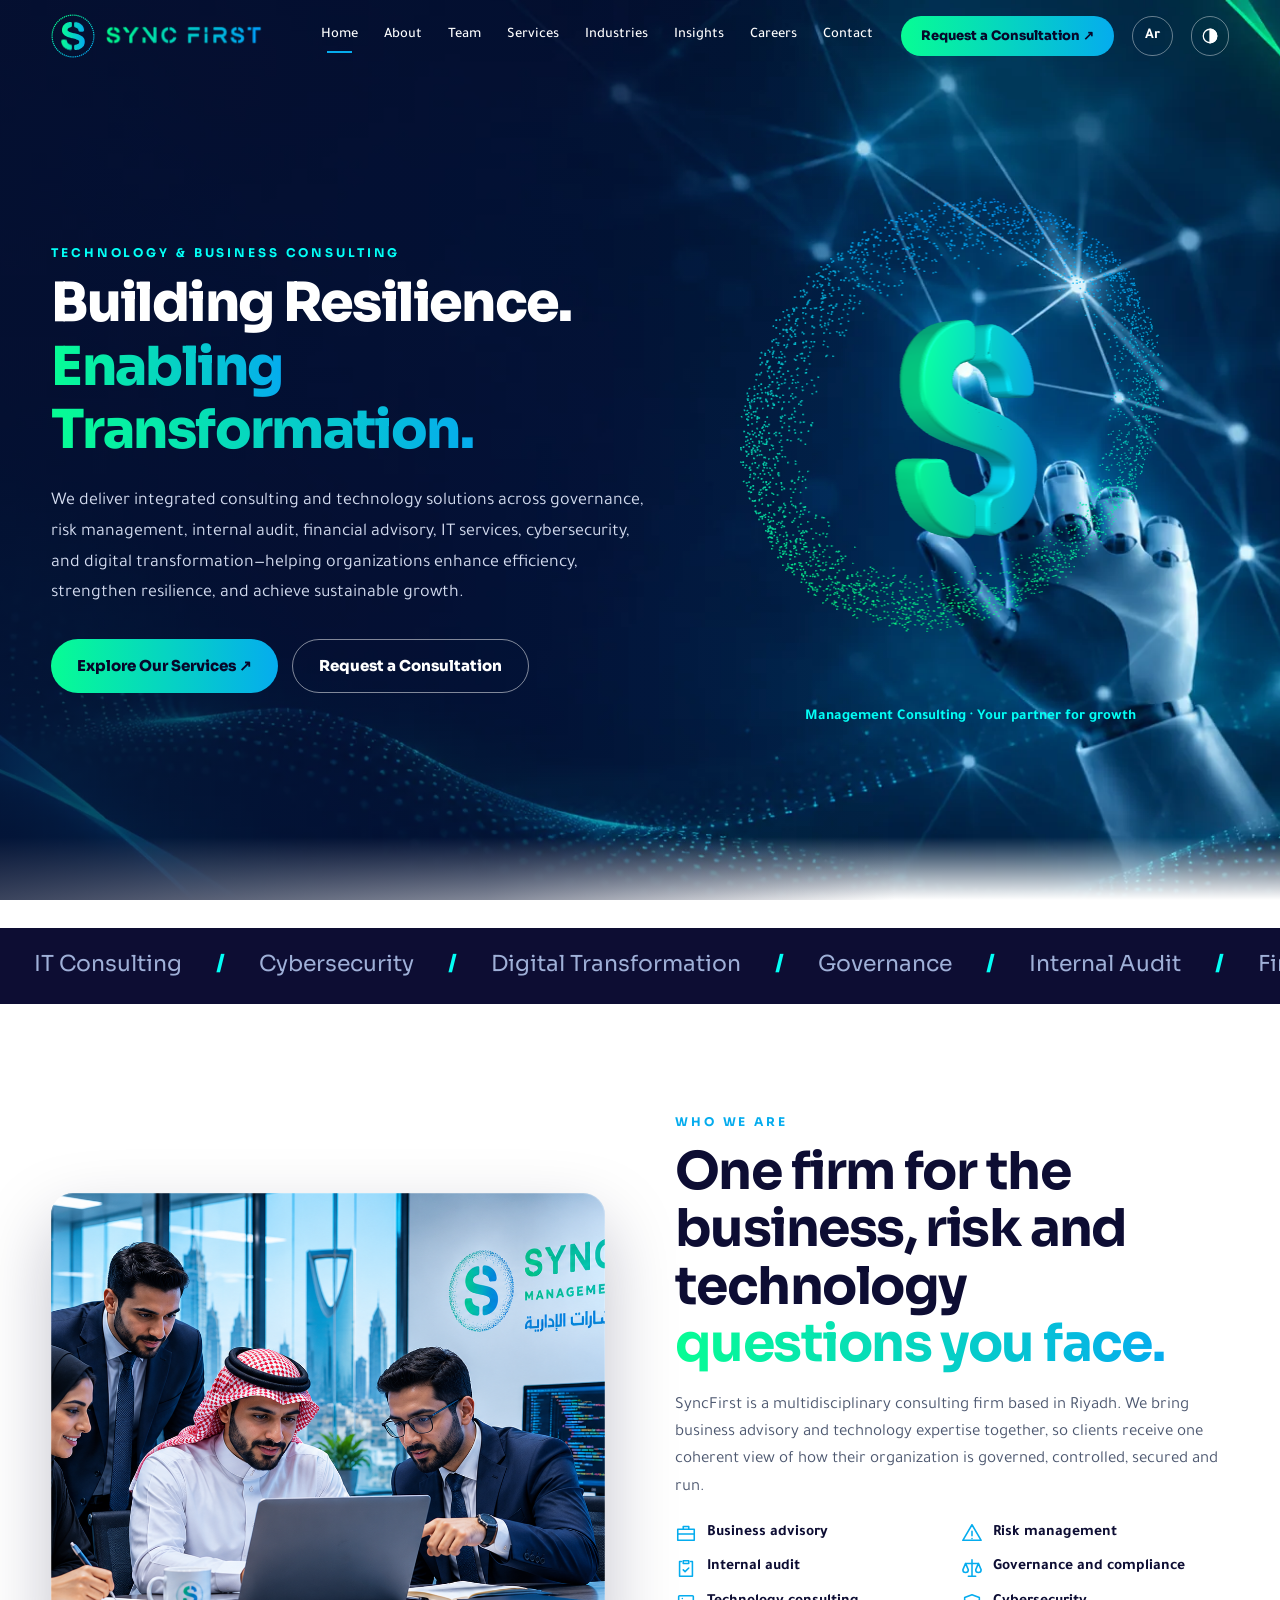
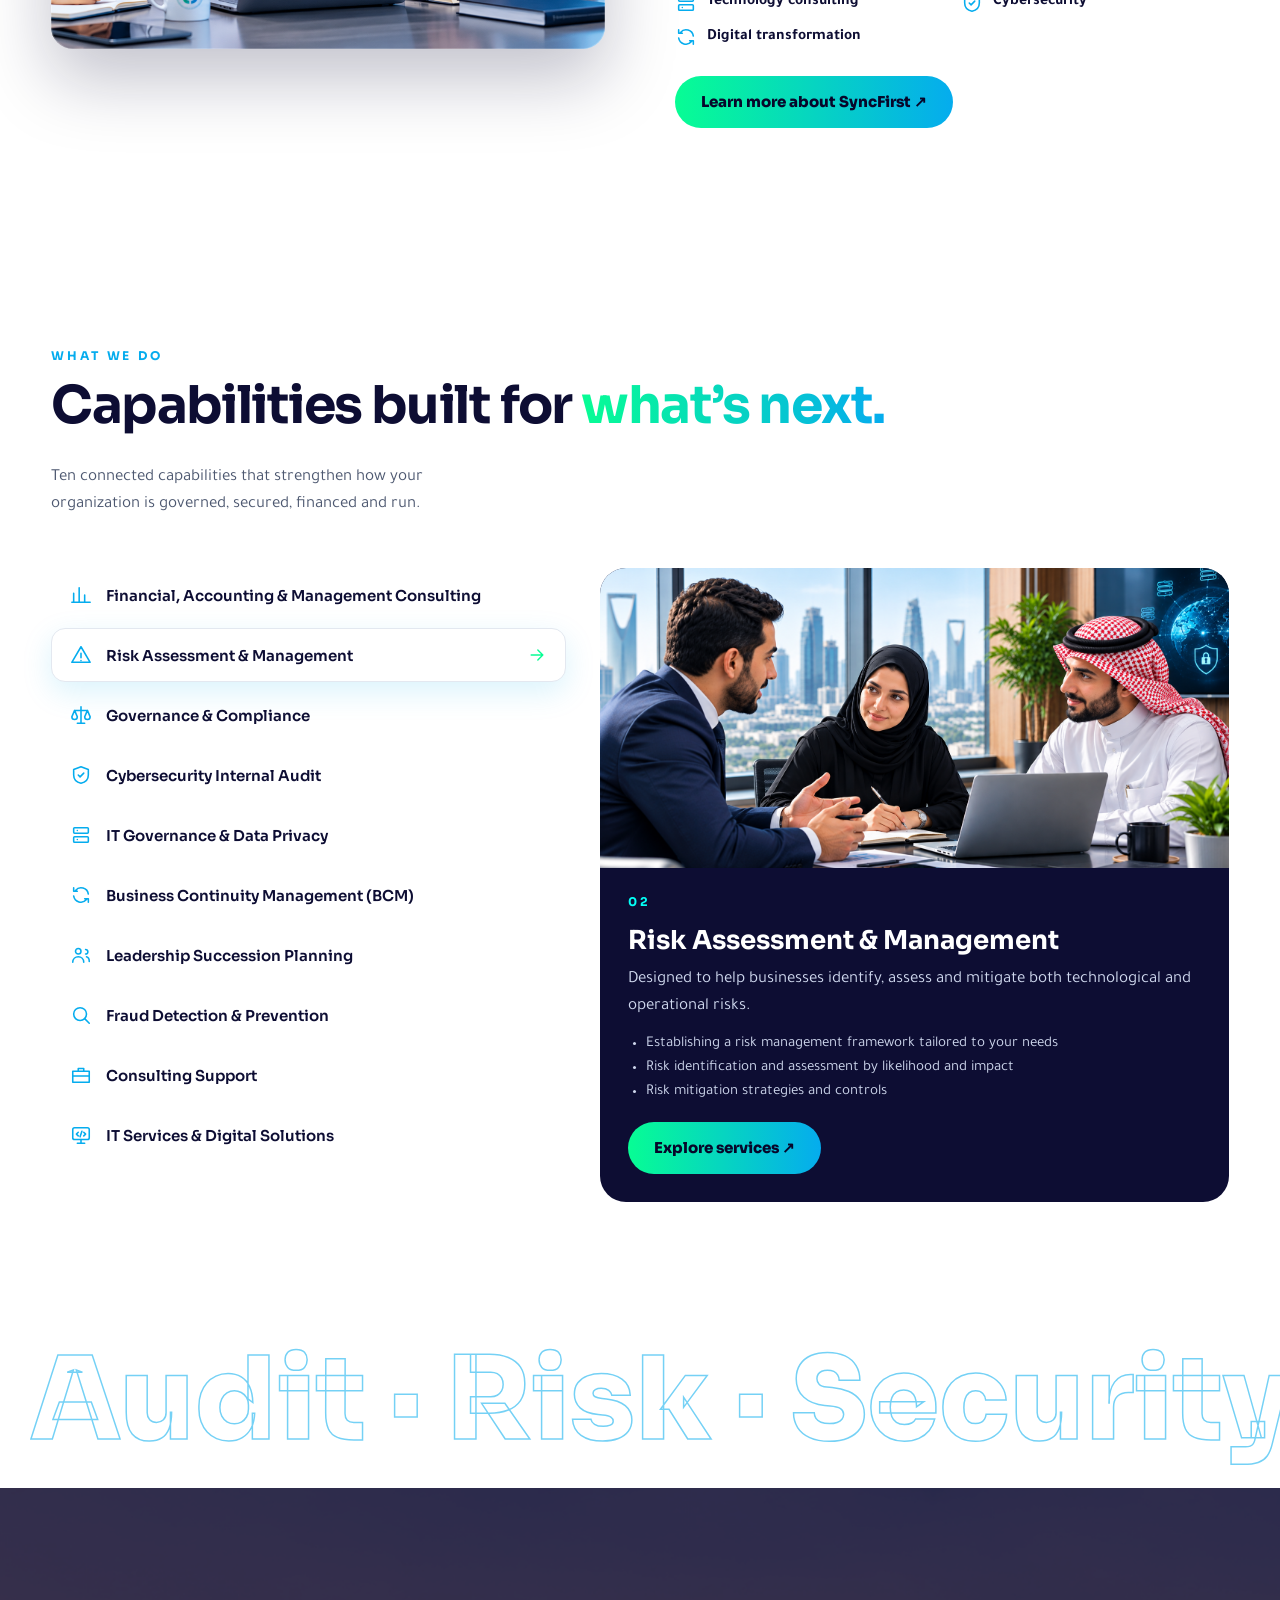
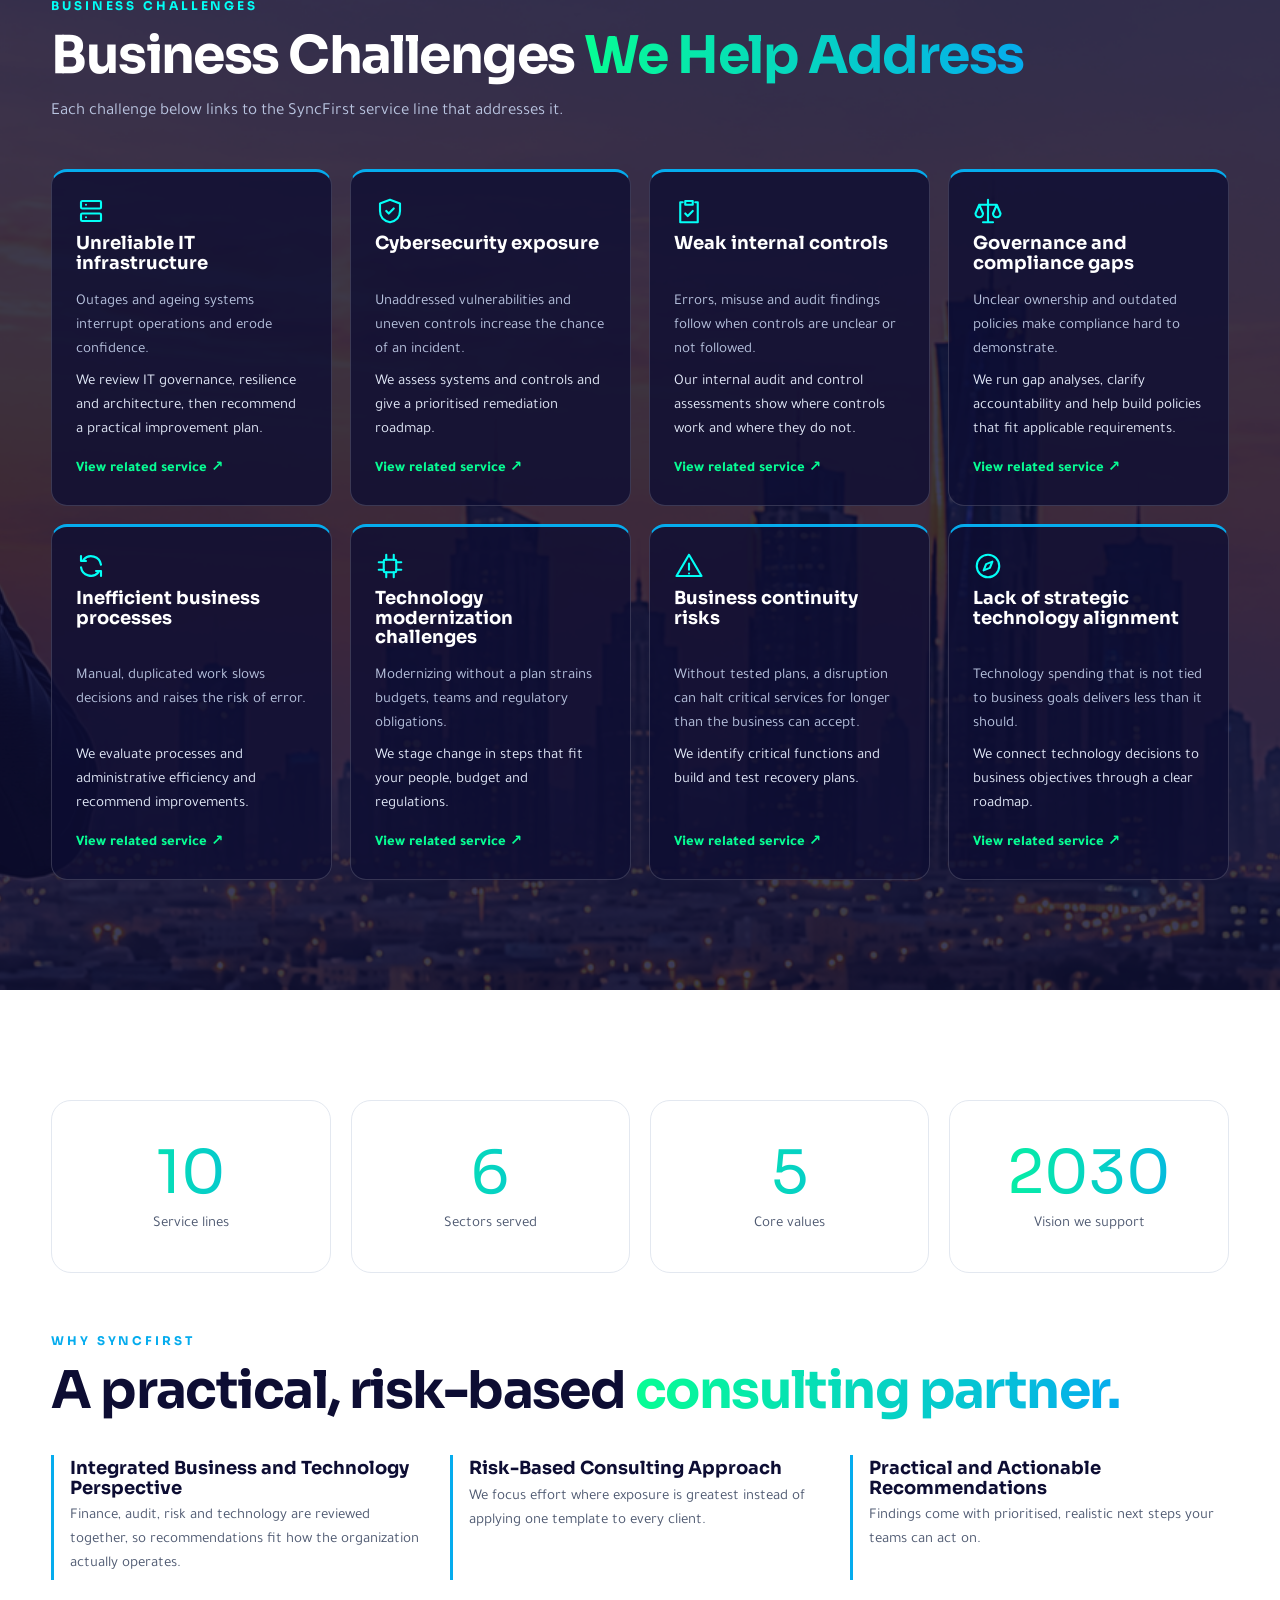
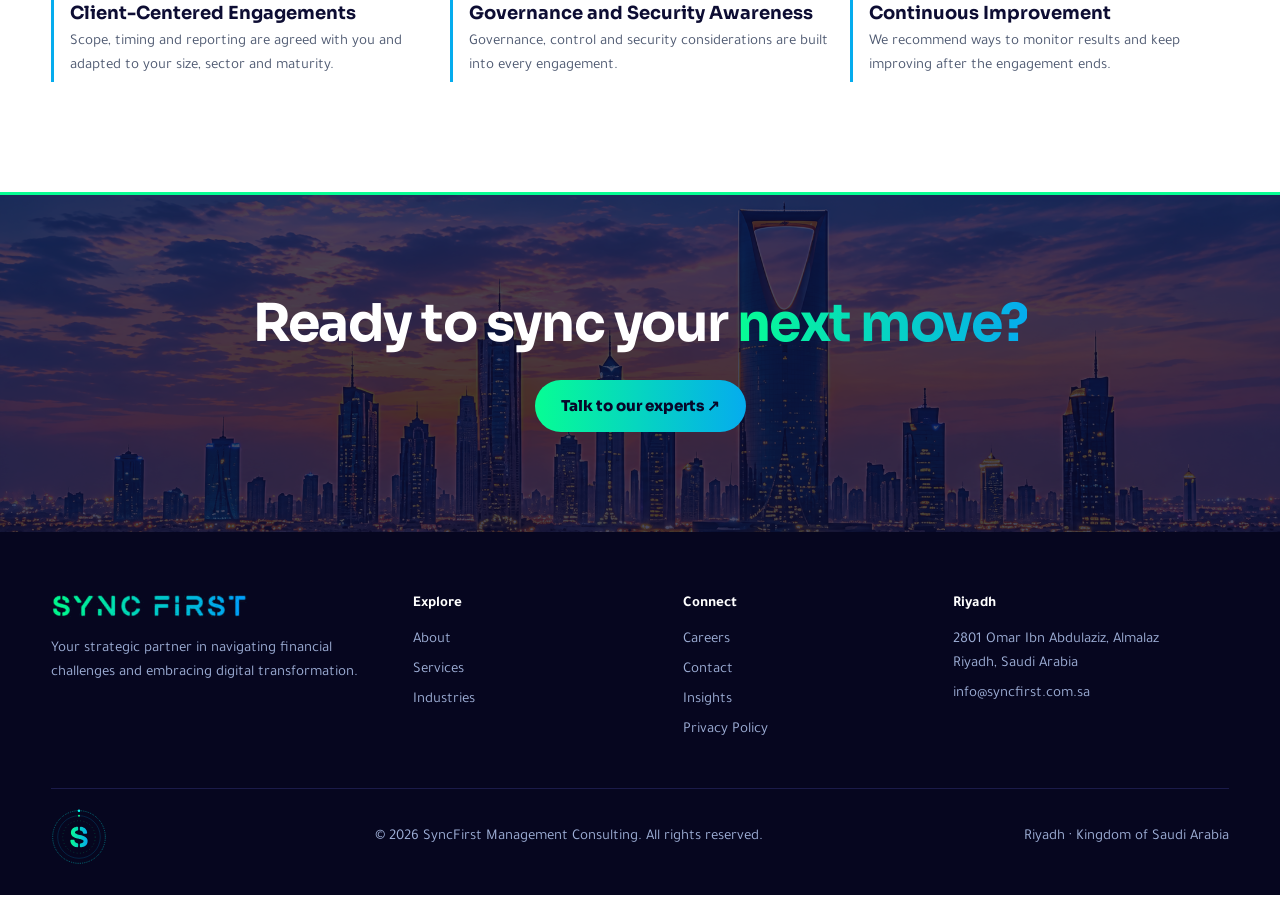
<file: index.html>
<!doctype html>
<html lang="en" dir="ltr"><head><meta charset="utf-8">
<meta name="viewport" content="width=device-width, initial-scale=1, viewport-fit=cover">
<title>SyncFirst Management Consulting | Governance, Risk, Cybersecurity & Digital Transformation in Saudi Arabia</title>
<meta name="description" content="Riyadh-based consulting firm combining internal audit, risk management, governance, cybersecurity, IT consulting and digital transformation for organizations in Saudi Arabia.">
<meta name="theme-color" content="#0D0D33">
<link rel="canonical" href="https://syncfirst.com.sa/">
<meta property="og:type" content="website"><meta property="og:site_name" content="SyncFirst Management Consulting"><meta property="og:title" content="SyncFirst Management Consulting | Governance, Risk, Cybersecurity & Digital Transformation in Saudi Arabia"><meta property="og:description" content="Riyadh-based consulting firm combining internal audit, risk management, governance, cybersecurity, IT consulting and digital transformation for organizations in Saudi Arabia."><meta property="og:url" content="https://syncfirst.com.sa/"><meta property="og:image" content="https://syncfirst.com.sa/assets/images/hero.webp"><meta name="twitter:card" content="summary_large_image">
<link rel="icon" type="image/png" href="assets/images/favicon.png">
<link rel="preconnect" href="https://fonts.googleapis.com"><link rel="preconnect" href="https://fonts.gstatic.com" crossorigin>
<link href="https://fonts.googleapis.com/css2?family=Sora:wght@500;600;700;800&family=Tajawal:wght@400;500;700;800&display=swap" rel="stylesheet">
<link rel="preload" as="image" href="assets/images/hero-bg.webp" imagesrcset="assets/images/hero-bg-960.webp 960w, assets/images/hero-bg.webp 1672w" imagesizes="100vw" fetchpriority="high">
<script>document.documentElement.classList.add('js');window.__ROOT="";window.__SITE="https://syncfirst.com.sa";window.__PM={"home": ["SyncFirst Management Consulting | Governance, Risk, Cybersecurity & Digital Transformation in Saudi Arabia", "Riyadh-based consulting firm combining internal audit, risk management, governance, cybersecurity, IT consulting and digital transformation for organizations in Saudi Arabia."], "about": ["About SyncFirst | Multidisciplinary Consulting Firm in Riyadh", "Learn about SyncFirst: our vision, mission, values and five-stage consulting approach, and the frameworks and standards our work draws on."], "team": ["Our Team | SyncFirst Management Consulting", "Meet the leadership and management team behind SyncFirst across audit, governance, risk, finance and technology."], "services": ["Consulting Services | Audit, Risk, Governance, Cybersecurity | SyncFirst", "Internal audit, risk management, governance and compliance, cybersecurity audit, IT governance, business continuity, fraud prevention and financial consulting."], "industries": ["Industries We Serve | Financial, Government, Healthcare, Energy | SyncFirst", "Sector-focused consulting for financial services, government, healthcare, energy and utilities, technology and telecom, real estate and construction in Saudi Arabia."], "insights": ["Insights & Engagement Examples | SyncFirst", "Perspectives and illustrative examples of how SyncFirst structures governance, risk, cybersecurity and transformation engagements."], "careers": ["Careers | SyncFirst Management Consulting", "Build your career with SyncFirst in an environment driven by integrity, collaboration, innovation and meaningful work."], "contact": ["Contact SyncFirst | Request a Consultation in Riyadh", "Request a consultation with SyncFirst. Tell us about your governance, risk, cybersecurity or transformation requirements."], "privacy": ["Privacy Policy | SyncFirst Management Consulting", "How SyncFirst handles the information you share through this website."]};</script>
<link rel="stylesheet" href="assets/css/main.css"><link rel="stylesheet" href="assets/css/refine.css"><link rel="stylesheet" href="assets/css/polish.css">
<script type="application/ld+json">{"@context": "https://schema.org", "@type": "Organization", "name": "SyncFirst Management Consulting", "url": "https://syncfirst.com.sa/", "logo": "https://syncfirst.com.sa/assets/images/logo-wordmark.png", "email": "info@syncfirst.com.sa", "telephone": "+966535551912", "address": {"@type": "PostalAddress", "streetAddress": "2801 Omar Ibn Abdulaziz, Almalaz", "addressLocality": "Riyadh", "addressCountry": "SA"}}</script>
</head><body data-start="home">
<svg width="0" height="0" style="position:absolute" aria-hidden="true"><defs><linearGradient id="g" gradientUnits="userSpaceOnUse" x1="20" y1="10" x2="80" y2="90"><stop offset="0" stop-color="#07FD94"/><stop offset="1" stop-color="#05ACEE"/></linearGradient></defs></svg>
<svg width="0" height="0" style="position:absolute"><defs><linearGradient id="g" gradientUnits="userSpaceOnUse" x1="20" y1="10" x2="80" y2="90"><stop offset="0" stop-color="#07FD94"/><stop offset="1" stop-color="#05ACEE"/></linearGradient></defs></svg>
<div id="pr" aria-hidden="true"></div>
<a class="skip" href="#main-content" data-skip>Skip to content</a>
<header><div class="c nv"><a class="br" href="#home"><svg class="mk" viewBox="0 0 100 100" aria-hidden="true"><circle cx="50" cy="50" r="47.5"/><defs><linearGradient id="sfH" gradientUnits="userSpaceOnUse" x1="16" y1="0" x2="84" y2="0"><stop offset="0" stop-color="#07FD94"/><stop offset="1" stop-color="#05ACEE"/></linearGradient></defs><g transform="translate(10 10) scale(.8)"><path class="sp sb" d="M57.52 90.00C57.23 90.01 57.00 89.99 56.78 89.96C56.55 89.93 56.38 89.90 56.17 89.84C55.97 89.78 55.73 89.69 55.53 89.60C55.33 89.50 55.15 89.39 54.98 89.27C54.80 89.15 54.64 89.01 54.50 88.87C54.35 88.72 54.21 88.56 54.09 88.39C53.96 88.22 53.85 88.04 53.75 87.84C53.65 87.64 53.57 87.43 53.50 87.20C53.43 86.98 53.38 86.76 53.34 86.48C53.30 86.19 53.28 86.53 53.26 85.49C53.25 84.44 53.23 81.38 53.24 80.21C53.26 79.04 53.28 78.93 53.34 78.45C53.39 77.97 53.50 77.60 53.59 77.31C53.68 77.02 53.76 76.91 53.87 76.71C53.99 76.51 54.13 76.32 54.30 76.13C54.47 75.94 54.69 75.74 54.89 75.58C55.10 75.43 55.21 75.33 55.52 75.20C55.82 75.06 55.95 74.95 56.74 74.77C57.52 74.59 59.31 74.33 60.24 74.10C61.17 73.87 61.81 73.59 62.32 73.40C62.83 73.22 62.98 73.14 63.29 72.99C63.60 72.83 63.88 72.69 64.19 72.49C64.50 72.30 64.87 72.04 65.16 71.81C65.44 71.59 65.67 71.40 65.90 71.16C66.12 70.93 66.34 70.66 66.52 70.40C66.70 70.14 66.85 69.88 66.98 69.59C67.11 69.30 67.22 69.00 67.31 68.66C67.41 68.33 67.48 67.98 67.52 67.61C67.57 67.23 67.59 66.79 67.59 66.42C67.59 66.05 67.56 65.69 67.51 65.37C67.45 65.05 67.37 64.75 67.26 64.47C67.15 64.20 67.00 63.96 66.85 63.75C66.70 63.53 66.56 63.38 66.38 63.20C66.20 63.02 66.17 62.95 65.77 62.67C65.37 62.40 64.53 61.85 63.99 61.55C63.46 61.24 63.31 61.14 62.57 60.82C61.84 60.50 60.96 60.09 59.59 59.63C58.23 59.16 56.18 58.53 54.37 58.03C52.55 57.53 50.27 57.00 48.69 56.63C47.10 56.25 46.32 56.15 44.86 55.78C43.39 55.42 41.08 54.78 39.88 54.43C38.69 54.09 38.56 54.03 37.68 53.73C36.80 53.43 35.49 52.97 34.61 52.63C33.73 52.29 33.05 52.00 32.39 51.69C31.72 51.39 31.34 51.20 30.62 50.80C29.90 50.41 28.89 49.84 28.08 49.30C27.26 48.77 26.43 48.17 25.72 47.61C25.02 47.05 24.38 46.47 23.84 45.95C23.31 45.43 22.93 44.99 22.52 44.50C22.11 44.00 21.77 43.60 21.39 42.97C21.00 42.35 20.51 41.37 20.21 40.73C19.92 40.10 19.81 39.79 19.63 39.17C19.44 38.56 19.23 37.77 19.10 37.04C18.97 36.31 18.89 35.60 18.84 34.78C18.78 33.96 18.75 32.95 18.77 32.12C18.78 31.28 18.84 30.56 18.95 29.78C19.05 29.00 19.18 28.26 19.39 27.44C19.60 26.62 19.95 25.56 20.21 24.85C20.46 24.13 20.59 23.82 20.93 23.17C21.27 22.51 21.76 21.63 22.23 20.92C22.70 20.22 23.20 19.58 23.76 18.92C24.33 18.26 25.00 17.55 25.61 16.98C26.22 16.40 26.70 16.00 27.41 15.49C28.11 14.97 28.97 14.37 29.84 13.87C30.71 13.37 31.89 12.81 32.61 12.47C33.32 12.13 33.33 12.12 34.14 11.85C34.94 11.58 36.24 11.13 37.43 10.85C38.62 10.56 40.45 10.28 41.28 10.14C42.11 10.00 42.08 10.03 42.40 10.01C42.73 9.99 42.98 10.00 43.22 10.02C43.47 10.03 43.68 10.07 43.88 10.11C44.09 10.16 44.29 10.22 44.47 10.29C44.65 10.36 44.80 10.44 44.97 10.54C45.14 10.65 45.32 10.78 45.47 10.93C45.63 11.07 45.77 11.22 45.89 11.39C46.02 11.56 46.13 11.74 46.23 11.93C46.33 12.13 46.40 12.23 46.50 12.56C46.59 12.89 46.72 13.38 46.78 13.91C46.84 14.44 46.84 14.61 46.85 15.73C46.86 16.85 46.84 19.64 46.83 20.64C46.81 21.63 46.78 21.37 46.74 21.68C46.70 21.99 46.64 22.27 46.57 22.52C46.50 22.76 46.44 22.95 46.33 23.16C46.23 23.37 46.09 23.59 45.95 23.79C45.80 23.98 45.62 24.16 45.45 24.30C45.29 24.45 45.20 24.54 44.94 24.68C44.68 24.81 44.52 24.93 43.88 25.13C43.24 25.33 41.91 25.61 41.08 25.88C40.26 26.14 39.39 26.52 38.91 26.73C38.42 26.94 38.41 26.97 38.16 27.12C37.91 27.27 37.64 27.45 37.40 27.63C37.16 27.80 36.91 28.00 36.70 28.19C36.49 28.38 36.32 28.55 36.13 28.76C35.94 28.97 35.72 29.22 35.56 29.45C35.39 29.69 35.26 29.91 35.14 30.17C35.02 30.42 34.92 30.69 34.83 31.00C34.74 31.31 34.66 31.71 34.61 32.04C34.55 32.36 34.53 32.65 34.52 32.93C34.52 33.21 34.53 33.47 34.57 33.71C34.61 33.95 34.68 34.17 34.77 34.39C34.87 34.61 34.94 34.77 35.16 35.02C35.37 35.27 35.69 35.60 36.05 35.89C36.41 36.19 36.76 36.45 37.32 36.77C37.88 37.10 38.76 37.54 39.41 37.85C40.05 38.15 40.26 38.26 41.19 38.59C42.12 38.92 42.74 39.23 45.00 39.84C47.25 40.45 52.29 41.65 54.70 42.27C57.11 42.89 57.83 43.10 59.47 43.57C61.11 44.04 62.95 44.53 64.54 45.07C66.13 45.61 67.76 46.28 68.99 46.82C70.22 47.35 71.06 47.81 71.95 48.29C72.83 48.77 73.64 49.25 74.33 49.70C75.02 50.14 75.49 50.49 76.09 50.97C76.69 51.45 77.34 52.01 77.90 52.57C78.46 53.13 78.95 53.69 79.44 54.31C79.93 54.94 80.45 55.71 80.84 56.33C81.23 56.95 81.50 57.44 81.77 58.05C82.05 58.65 82.31 59.33 82.51 59.96C82.72 60.60 82.86 61.13 83.00 61.88C83.13 62.63 83.26 63.62 83.32 64.46C83.38 65.30 83.39 66.04 83.36 66.90C83.33 67.76 83.27 68.72 83.16 69.59C83.04 70.47 82.87 71.35 82.68 72.15C82.49 72.95 82.27 73.62 82.00 74.37C81.72 75.13 81.40 75.94 81.02 76.69C80.65 77.43 80.22 78.14 79.75 78.82C79.28 79.51 78.77 80.16 78.19 80.81C77.62 81.45 76.93 82.14 76.30 82.71C75.67 83.28 75.15 83.70 74.41 84.23C73.67 84.75 72.60 85.41 71.86 85.84C71.11 86.28 70.78 86.46 69.93 86.83C69.08 87.20 67.67 87.75 66.75 88.07C65.83 88.39 65.09 88.58 64.41 88.77C63.73 88.95 63.40 89.02 62.67 89.17C61.94 89.33 60.72 89.56 60.02 89.68C59.32 89.81 58.91 89.87 58.49 89.92C58.08 89.97 57.80 89.99 57.52 90.00Z"/><path class="sp st" d="M78.17 37.43C77.74 37.49 77.68 37.54 76.38 37.56C75.07 37.59 71.58 37.59 70.32 37.57C69.05 37.54 69.15 37.46 68.80 37.41C68.44 37.36 68.39 37.31 68.20 37.24C68.01 37.18 67.90 37.14 67.68 37.00C67.46 36.86 67.12 36.63 66.89 36.40C66.66 36.17 66.44 35.86 66.29 35.61C66.14 35.37 66.14 35.42 65.98 34.91C65.81 34.40 65.50 33.18 65.29 32.56C65.09 31.94 64.97 31.62 64.77 31.20C64.56 30.77 64.35 30.37 64.08 29.99C63.80 29.61 63.48 29.24 63.13 28.91C62.79 28.58 62.46 28.32 62.02 28.01C61.57 27.69 61.05 27.33 60.47 27.02C59.89 26.72 59.35 26.49 58.53 26.19C57.70 25.88 56.12 25.41 55.50 25.17C54.87 24.93 55.01 24.92 54.78 24.75C54.56 24.57 54.31 24.31 54.14 24.12C53.98 23.93 53.89 23.76 53.79 23.59C53.70 23.41 53.63 23.26 53.56 23.06C53.49 22.85 53.43 22.60 53.38 22.36C53.33 22.11 53.31 22.71 53.28 21.59C53.26 20.46 53.22 16.94 53.24 15.61C53.25 14.29 53.32 14.08 53.37 13.63C53.41 13.18 53.47 13.12 53.53 12.91C53.59 12.70 53.65 12.55 53.74 12.37C53.83 12.18 53.95 11.99 54.07 11.81C54.19 11.64 54.34 11.47 54.47 11.33C54.61 11.19 54.73 11.08 54.88 10.98C55.03 10.87 55.20 10.77 55.36 10.70C55.52 10.63 55.64 10.58 55.83 10.54C56.01 10.49 56.21 10.45 56.47 10.42C56.73 10.40 57.07 10.38 57.40 10.39C57.73 10.39 57.79 10.36 58.45 10.47C59.10 10.57 60.65 10.86 61.32 11.00C62.00 11.15 61.85 11.13 62.51 11.33C63.16 11.54 64.52 11.98 65.26 12.25C66.00 12.52 66.21 12.61 66.95 12.96C67.69 13.32 68.74 13.80 69.70 14.38C70.66 14.96 72.05 15.99 72.68 16.45C73.32 16.91 73.16 16.82 73.51 17.14C73.87 17.46 74.32 17.85 74.82 18.36C75.31 18.88 76.05 19.70 76.49 20.23C76.93 20.75 77.15 21.07 77.47 21.53C77.79 21.99 78.14 22.54 78.41 22.99C78.67 23.44 78.82 23.73 79.06 24.23C79.31 24.72 79.65 25.46 79.86 25.96C80.07 26.47 80.15 26.73 80.32 27.27C80.48 27.82 80.73 28.68 80.87 29.25C81.01 29.82 81.09 30.23 81.17 30.71C81.26 31.20 81.33 31.72 81.37 32.16C81.41 32.59 81.43 32.96 81.43 33.30C81.43 33.64 81.41 33.93 81.37 34.20C81.33 34.46 81.29 34.67 81.21 34.91C81.13 35.14 81.02 35.37 80.89 35.60C80.75 35.82 80.59 36.04 80.40 36.24C80.20 36.45 79.95 36.66 79.71 36.82C79.47 36.98 79.22 37.11 78.96 37.21C78.71 37.31 78.60 37.37 78.17 37.43Z"/><path class="sp sl" d="M42.86 89.73C42.64 89.74 42.48 89.73 42.24 89.70C42.00 89.68 42.05 89.69 41.40 89.57C40.76 89.44 39.15 89.13 38.36 88.95C37.56 88.78 37.47 88.77 36.65 88.51C35.83 88.25 34.51 87.85 33.44 87.42C32.38 86.99 31.17 86.38 30.27 85.91C29.37 85.45 28.79 85.10 28.03 84.61C27.28 84.13 26.30 83.42 25.74 82.99C25.18 82.56 25.01 82.37 24.65 82.05C24.30 81.73 23.95 81.39 23.63 81.06C23.30 80.73 23.00 80.40 22.71 80.07C22.43 79.75 22.24 79.53 21.92 79.10C21.59 78.67 21.13 78.04 20.76 77.47C20.40 76.91 20.00 76.21 19.73 75.72C19.46 75.23 19.39 75.08 19.14 74.54C18.90 74.00 18.51 73.11 18.27 72.50C18.04 71.90 17.88 71.38 17.73 70.90C17.58 70.41 17.53 70.22 17.39 69.60C17.25 68.98 17.03 67.91 16.90 67.18C16.78 66.44 16.69 65.68 16.65 65.19C16.60 64.69 16.62 64.50 16.64 64.20C16.66 63.90 16.70 63.65 16.78 63.37C16.85 63.10 16.97 62.81 17.09 62.56C17.22 62.31 17.38 62.08 17.55 61.88C17.72 61.67 17.91 61.48 18.12 61.31C18.33 61.14 18.56 60.99 18.82 60.87C19.07 60.74 19.35 60.64 19.65 60.56C19.94 60.48 20.14 60.43 20.60 60.39C21.06 60.35 21.11 60.33 22.41 60.33C23.71 60.32 27.17 60.33 28.39 60.37C29.61 60.41 29.39 60.50 29.71 60.56C30.03 60.62 30.11 60.67 30.29 60.74C30.47 60.81 30.58 60.85 30.80 60.99C31.01 61.14 31.34 61.36 31.58 61.60C31.81 61.85 32.05 62.19 32.21 62.48C32.38 62.78 32.41 62.78 32.57 63.39C32.74 64.00 33.04 65.47 33.23 66.14C33.42 66.82 33.49 67.00 33.70 67.45C33.90 67.90 34.23 68.45 34.47 68.83C34.70 69.20 34.91 69.44 35.12 69.69C35.33 69.94 35.39 70.05 35.72 70.35C36.05 70.65 36.66 71.16 37.11 71.49C37.56 71.82 37.87 72.04 38.43 72.32C38.99 72.61 39.45 72.82 40.46 73.19C41.48 73.57 43.70 74.27 44.51 74.59C45.31 74.90 45.06 74.87 45.30 75.06C45.54 75.24 45.77 75.50 45.93 75.69C46.09 75.89 46.17 76.04 46.27 76.23C46.38 76.42 46.47 76.63 46.54 76.85C46.61 77.07 46.67 77.29 46.72 77.56C46.77 77.82 46.81 77.30 46.83 78.46C46.85 79.61 46.85 83.28 46.84 84.48C46.84 85.68 46.81 85.33 46.78 85.68C46.74 86.02 46.69 86.28 46.64 86.54C46.59 86.80 46.53 87.02 46.45 87.24C46.37 87.45 46.28 87.66 46.18 87.85C46.08 88.04 45.96 88.22 45.83 88.38C45.69 88.54 45.54 88.69 45.38 88.82C45.22 88.96 45.04 89.08 44.86 89.18C44.67 89.29 44.46 89.38 44.25 89.46C44.04 89.54 43.81 89.61 43.58 89.65C43.35 89.70 43.09 89.72 42.86 89.73Z"/></g></svg><img class="wm" src="assets/images/logo-wordmark.png" width="150" height="24" alt="SYNC FIRST"></a>
<nav id="nav" aria-label="Primary"><a href="#home">Home</a><a href="#about">About</a><a href="#team">Team</a><a href="#services">Services</a><a href="#industries">Industries</a><a href="#insights">Insights</a><a href="#careers">Careers</a><a href="#contact">Contact</a></nav>
<a class="btn g" href="#contact">Request a Consultation ↗</a><button id="lg" aria-label="Language">Ar</button><button id="th" aria-label="Toggle theme" data-i="half"></button><button id="bg" aria-label="Menu" aria-controls="nav" aria-expanded="false" data-i="menu"></button></div></header>

<main id="main-content" tabindex="-1">
<section id="pbn" hidden><div class="c"><div class="bc"><a href="#home">Home</a><i>/</i><span id="bcp"></span></div><h1 id="pbt"></h1><p id="pbs"></p></div></section>
<section class="hero" data-p="home" id="top"><img class="hbg" src="assets/images/hero-bg.webp" srcset="assets/images/hero-bg-960.webp 960w, assets/images/hero-bg.webp 1672w" sizes="100vw" width="1672" height="941" fetchpriority="high" decoding="async" alt=""><div class="gridfx"></div>
<div class="c hb"><div><span class="eb" style="color:var(--cyan)">Technology &amp; business consulting</span>
<h1><span class="ln"><span class="w"><i style="--d:0">Building</i></span> <span class="w"><i style="--d:1">Resilience.</i></span></span><span class="ln grad"><span class="w"><i style="--d:3">Enabling</i></span> <span class="w"><i style="--d:4">Transformation.</i></span></span></h1>
<p class="l" data-en="We deliver integrated consulting and technology solutions across governance, risk management, internal audit, financial advisory, IT services, cybersecurity, and digital transformation—helping organizations enhance efficiency, strengthen resilience, and achieve sustainable growth." data-ar="نقدّم حلولاً متكاملة في الاستشارات الإدارية والمالية، والحوكمة وإدارة المخاطر والتدقيق الداخلي، إلى جانب خدمات تقنية المعلومات والأمن السيبراني والتحوّل الرقمي، لتمكين المؤسسات من رفع كفاءتها وتعزيز مرونتها وتحقيق النمو المستدام.">We deliver integrated consulting and technology solutions across governance, risk management, internal audit, financial advisory, IT services, cybersecurity, and digital transformation—helping organizations enhance efficiency, strengthen resilience, and achieve sustainable growth.</p>
<div class="act"><a class="btn g" href="#services">Explore Our Services ↗</a><a class="btn o" href="#contact" data-pre="">Request a Consultation</a></div></div>
<div class="cvw"><canvas id="cv" aria-label="Interactive 3D SyncFirst logo"></canvas><span class="nd on" style="top:6%;left:12%" data-i="shield"></span><span class="nd on" style="top:3%;right:14%" data-i="server"></span><span class="nd on" style="top:44%;right:-2%" data-i="clip"></span><span class="nd on" style="bottom:8%;right:12%" data-i="scale"></span><span class="nd on" style="bottom:10%;left:10%" data-i="chart"></span><span class="nd on" style="top:44%;left:-2%" data-i="cpu"></span><div class="ar">Management Consulting · Your partner for growth</div></div></div></section>
<div class="mq" data-p="home" aria-hidden="true"><div id="mqi"></div></div>
<section class="sec" data-p="home" id="who"></section>

<section class="sec" data-p="about" id="about"><div class="c ab"><div class="ph rv rl"><img src="assets/images/about-team.webp" loading="lazy" decoding="async" alt="Team discussion in a modern Riyadh office"><div class="fl"><b>2030</b>Supporting Saudi Vision 2030</div></div>
<div class="rv rr"><span class="eb">About SyncFirst</span><h2>Purpose. People. <span class="grad">Progress.</span></h2><p style="margin:22px 0">We help businesses navigate financial challenges and adapt to digital transformation amid rapid technological change. Our integrated solutions combine cutting-edge technology with best practices in accounting and internal auditing, strengthening cybersecurity and system development for efficiency and security.</p><p>More than a service provider, we are a strategic partner committed to helping clients build resilient, flexible work environments aligned with their goals, positioning them as leaders in tackling future challenges while achieving today’s objectives.</p>
</div></div></section>

<section class="sec tint" data-p="team" id="team"><div class="c"><div class="sh rv"><div><span class="eb">Our team</span><h2>The people behind <span class="grad">the practice.</span></h2></div><p>Specialised expertise across audit, governance, risk, compliance, finance and technology, with experience across the Gulf.</p></div><h3 class="sub rv">Leadership</h3><div class="lead2" id="tl1"></div><h3 class="sub rv">Management team</h3><div class="mg" id="tl2"></div></div></section>
<section class="sec tint" data-p="services" id="services"><div class="c"><div class="sh rv"><div><span class="eb">Our services</span><h2>Integrated solutions for a<br><span class="grad">stronger tomorrow.</span></h2></div><p>Ten connected service lines combining strategic consulting expertise with practical technology solutions to strengthen performance, resilience and sustainable growth.</p></div><div class="sg" id="sg"></div></div></section>

<section class="sec" data-p="home" id="cap"><div class="c"><div class="sh rv"><div><span class="eb">What we do</span><h2>Capabilities built for <span class="grad">what’s next.</span></h2></div><p>Ten connected capabilities that strengthen how your organization is governed, secured, financed and run.</p></div><div class="cp rv"><div class="cl" id="cl"></div><div class="cpv"><img id="cpi" alt=""><div class="cpt"><span class="eb" id="cpn"></span><h3 id="cpt"></h3><p id="cpd"></p><ul id="cpu"></ul><a class="btn g" href="#services">Explore services ↗</a></div></div></div></div></section>
<div class="bigt" data-p="home"><div><span>Audit · Risk · Security · Governance · Digital · Strategy ·</span><span>Audit · Risk · Security · Governance · Digital · Strategy ·</span></div></div>
<section class="sec ch" data-p="home"><img src="assets/images/challenges-bg.webp" loading="lazy" decoding="async" alt=""><div class="c" style="position:relative"><span class="eb" style="color:var(--cyan)">Business challenges</span><h2 class="rv">Business Challenges <span class="grad">We Help Address</span></h2><p class="rv lead-p">Each challenge below links to the SyncFirst service line that addresses it.</p><div class="chg" id="chg"></div></div></section>

<section class="sec tint" data-p="about"><div class="c"><div class="vz"><div class="vl rv rl"><img src="assets/images/vision-2030.webp" loading="lazy" decoding="async" width="720" height="448" alt="Saudi Vision 2030"></div><div class="rv rr"><span class="eb">Our vision</span><h2>Aligned with Saudi Arabia’s <span class="grad">Vision 2030.</span></h2><p style="color:var(--mut);margin-top:20px">Sync First strives to be the trusted strategic partner in supporting Saudi Arabia’s Vision 2030 by helping businesses achieve sustainable growth through innovative solutions that integrate digital transformation with effective financial management. We also focus on reinforcing internal controls and developing advanced, secure IT infrastructures.</p></div></div></div></section>
<section class="sec" data-p="about"><div class="c"><div class="sh rv"><div><span class="eb">Our mission</span><h2>Five commitments to <span class="grad">every client.</span></h2></div></div><div class="mi" id="msn"></div></div></section>
<section class="sec tint" data-p="about"><div class="c"><div class="sh rv"><div><span class="eb">Our core values</span><h2>What guides <span class="grad">every engagement.</span></h2></div></div><div class="mi" id="vals"></div></div></section>
<section class="sec" data-p="about" id="approach"><div class="c"><div class="apw"><div class="ph rv rl"><img src="assets/images/approach.webp" loading="lazy" decoding="async" alt="Strategic planning on a shared workspace"></div><div class="rv rr"><span class="eb">Our methodology</span><h2>Our consulting approach: <span class="grad">five connected stages.</span></h2><p class="lead-p" style="margin-top:18px">Every engagement follows the same disciplined path, adapted to the size, sector and maturity of the client.</p></div></div><div class="ap" id="ap"></div><div id="fwx"></div></div></section>

<section class="sec tint" data-p="industries" id="industries"><div class="c"><div class="sh rv"><div><span class="eb">Industries we serve</span><h2>Deep expertise across <span class="grad">key sectors.</span></h2></div><p>Our work is grounded in the markets, regulations and ambitions shaping the Kingdom.</p></div>
<div class="ix" id="ix"></div></div></section>

<section class="sec" data-p="home"><div class="c"><div class="st"><div class="rv"><b class="grad" data-n="10">0</b><span>Service lines</span></div><div class="rv" style="--i:1"><b class="grad" data-n="6">0</b><span>Sectors served</span></div><div class="rv" style="--i:2"><b class="grad" data-n="5">0</b><span>Core values</span></div><div class="rv" style="--i:3"><b class="grad" data-n="2030" data-sep="1">0</b><span>Vision we support</span></div></div>
<div id="whyh"></div><div class="wy" id="wy"></div></div></section>

<section class="sec" data-p="insights" id="cases"></section>
<section class="sec tint" data-p="insights" id="insights"><div class="c"><div class="sh rv"><div><span class="eb">Insights &amp; perspectives</span><h2>Thought leadership and <span class="grad">latest trends.</span></h2></div></div><div class="ig" id="ig"></div></div></section>

<section class="sec ca" data-p="careers" id="careers"><img src="assets/images/careers-team.webp" width="900" height="344" loading="lazy" decoding="async" alt="Colleagues collaborating"><div class="c"><span class="eb" style="color:var(--cyan)">Careers</span><h2 class="rv">Be part of a <span class="grad">brighter future.</span></h2><p class="rv" style="margin:22px 0 30px">Build your career in an environment driven by integrity, collaboration, innovation and meaningful impact. Grow through complex work, make a real difference, and bring your own perspective.</p><div class="perks rv"><span data-i="award">Meaningful work</span><span data-i="rocket">Professional growth</span><span data-i="users">Collaborative culture</span></div><a class="btn g rv" href="mailto:careers@syncfirst.com.sa?subject=Career enquiry">Introduce yourself ↗</a></div></section>
<section class="sec cw" data-p="careers"><div class="c"><div class="cwh"><div><span class="eb">Why SyncFirst</span><h2>A career that<br><span class="grad">grows with you.</span></h2></div><p>We bring together diverse expertise, a culture of continuous learning and a shared commitment to excellence. At SyncFirst, you will work on high-impact engagements across governance, risk, cybersecurity, technology and transformation, in a supportive and inclusive environment.</p></div>
<div class="cwg"><article><svg class="cwi" viewBox="0 0 48 48" fill="none" stroke="currentColor" stroke-width="2.4" stroke-linecap="round" stroke-linejoin="round" aria-hidden="true"><circle cx="22" cy="26" r="16"/><circle cx="22" cy="26" r="10"/><circle cx="22" cy="26" r="4"/><path d="M22 26 40 8M34 8h6v6"/></svg><h3>Purposeful impact</h3><p>Contribute to client success and to the wider development of organizations in Saudi Arabia.</p></article><article><svg class="cwi" viewBox="0 0 48 48" fill="none" stroke="currentColor" stroke-width="2.4" stroke-linecap="round" stroke-linejoin="round" aria-hidden="true"><rect x="5" y="30" width="8" height="12" rx="1.5"/><rect x="19" y="20" width="8" height="22" rx="1.5"/><rect x="33" y="8" width="8" height="34" rx="1.5"/></svg><h3>Continuous learning</h3><p>Build new skills, gain recognized expertise and stay ahead of industry trends.</p></article><article><svg class="cwi" viewBox="0 0 48 48" fill="none" stroke="currentColor" stroke-width="2.4" stroke-linecap="round" stroke-linejoin="round" aria-hidden="true"><circle cx="17" cy="14" r="6.5"/><path d="M4 40c0-8 5-13 13-13s13 5 13 13"/><circle cx="34" cy="17" r="5"/><path d="M34 28c6 0 10 4.5 10 11"/></svg><h3>Collaborative teams</h3><p>Work with experienced professionals who value knowledge sharing and teamwork.</p></article><article><svg class="cwi" viewBox="0 0 48 48" fill="none" stroke="currentColor" stroke-width="2.4" stroke-linecap="round" stroke-linejoin="round" aria-hidden="true"><path d="M24 43V22"/><path d="M24 26C13 26 8 19 8 9c11 0 16 6 16 17Z"/><path d="M24 22c0-9 5-14 16-14 0 9-5 15-16 15"/></svg><h3>Career development</h3><p>Clear growth paths and opportunities to take on greater responsibility.</p></article></div></div></section>
<section class="sec cl2" data-p="careers"><div class="c"><div class="clp"><figure class="clf"><img src="assets/images/careers-life.webp" width="1000" height="325" loading="lazy" decoding="async" alt="Riyadh skyline at dusk"></figure><div class="clt"><span class="eb">Our people</span><h2>Life at <span class="grad">SyncFirst</span></h2><p>A supportive, respectful and high-performing workplace where people are empowered to learn, collaborate and make a difference.</p><ul><li><svg viewBox="0 0 24 24" aria-hidden="true"><circle cx="12" cy="12" r="11" fill="currentColor"/><path d="m7 12.5 3.2 3.2L17 9" fill="none" stroke="#06143a" stroke-width="2.4" stroke-linecap="round" stroke-linejoin="round"/></svg><span>A culture built on integrity and trust</span></li><li><svg viewBox="0 0 24 24" aria-hidden="true"><circle cx="12" cy="12" r="11" fill="currentColor"/><path d="m7 12.5 3.2 3.2L17 9" fill="none" stroke="#06143a" stroke-width="2.4" stroke-linecap="round" stroke-linejoin="round"/></svg><span>Exposure to diverse industries and complex challenges</span></li><li><svg viewBox="0 0 24 24" aria-hidden="true"><circle cx="12" cy="12" r="11" fill="currentColor"/><path d="m7 12.5 3.2 3.2L17 9" fill="none" stroke="#06143a" stroke-width="2.4" stroke-linecap="round" stroke-linejoin="round"/></svg><span>Mentorship and knowledge sharing</span></li><li><svg viewBox="0 0 24 24" aria-hidden="true"><circle cx="12" cy="12" r="11" fill="currentColor"/><path d="m7 12.5 3.2 3.2L17 9" fill="none" stroke="#06143a" stroke-width="2.4" stroke-linecap="round" stroke-linejoin="round"/></svg><span>A strong focus on professional and personal growth</span></li></ul></div></div></div></section>
<section class="sec cj" data-p="careers"><div class="c"><div class="cjb"><svg class="cjm" viewBox="0 0 48 48" fill="none" stroke="currentColor" stroke-width="2.4" stroke-linecap="round" stroke-linejoin="round" aria-hidden="true"><rect x="5" y="9" width="38" height="30" rx="4"/><path d="m6 13 18 14 18-14"/></svg><div class="cjt"><h2>Interested in joining SyncFirst?</h2><p>Share your profile with us, and we’ll get in touch when a suitable opportunity arises.</p></div><a class="btn g" href="mailto:careers@syncfirst.com.sa?subject=Career enquiry">Introduce yourself ↗</a></div></div></section>

<section class="sec" data-p="contact" id="contact"><div class="c ct"><div class="rv rl"><span class="eb">Contact us</span><h2>Let’s build a <span class="grad">stronger tomorrow.</span></h2><p style="color:var(--mut);margin-top:18px">Tell us what you are working through and let’s explore where SyncFirst can help.</p>
<div class="ci"><div><span class="ic" data-i="pin"></span><p style="margin:0"><b>Riyadh office</b><span>2801 Omar Ibn Abdulaziz, Almalaz, Riyadh, KSA</span></p></div><div><span class="ic" data-i="mail"></span><p style="margin:0"><b>Email</b><a href="mailto:info@syncfirst.com.sa">info@syncfirst.com.sa</a></p></div><div><span class="ic" data-i="phone"></span><p style="margin:0"><b>Call</b><a href="tel:+966535551912">+966 53 555 1912</a> · <a href="tel:+966549783994">+966 54 978 3994</a></p></div></div>
<div class="ph" style="margin-top:30px;aspect-ratio:2.4"><img src="assets/images/reception.webp" loading="lazy" decoding="async" alt="SyncFirst reception"></div></div>
<form class="rv rr" id="fm" novalidate></form></div></section>

<section class="sec" data-p="privacy" id="privacy"></section>
<section class="cta" data-p="home"><img src="assets/images/cta-bg.webp" loading="lazy" decoding="async" alt=""><div class="c"><h2 class="rv">Ready to sync your <span class="grad">next move?</span></h2><a class="btn g rv" href="#contact">Talk to our experts ↗</a></div></section>
</main>
<footer><div class="c"><div class="fg"><div><img class="wm" style="height:30px" src="assets/images/logo-wordmark.png" width="150" height="24" alt="SYNC FIRST"><p>Your strategic partner in navigating financial challenges and embracing digital transformation.</p></div><div><h4>Explore</h4><a href="#about">About</a><a href="#services">Services</a><a href="#industries">Industries</a></div><div><h4>Connect</h4><a href="#careers">Careers</a><a href="#contact">Contact</a><a href="#insights">Insights</a><a href="#privacy">Privacy Policy</a></div><div><h4>Riyadh</h4>2801 Omar Ibn Abdulaziz, Almalaz<br>Riyadh, Saudi Arabia<a href="mailto:info@syncfirst.com.sa">info@syncfirst.com.sa</a></div></div><div class="fb"><span>© 2026 SyncFirst Management Consulting. All rights reserved.</span><span>Riyadh · Kingdom of Saudi Arabia</span></div></div></footer>
<div id="md" role="dialog" aria-modal="true" aria-labelledby="mt" tabindex="-1"><div><img id="mi" alt="" width="620" height="190"><div class="b"><button id="mx" type="button" aria-label="Close">×</button><h2 id="mt" style="font-size:28px"></h2><div id="mbody"></div></div></div></div>

<noscript><p style="position:fixed;bottom:0;left:0;right:0;background:#0D0D33;color:#fff;padding:14px;text-align:center;z-index:99">This website needs JavaScript for most of its content. Contact us at <a href="mailto:info@syncfirst.com.sa" style="text-decoration:underline">info@syncfirst.com.sa</a>.</p></noscript>
<script src="assets/js/config.js"></script><script src="assets/js/main.js"></script><script src="assets/js/profiles.js"></script><script src="assets/js/content.js"></script><script src="assets/js/connected_intelligence.js"></script>
<script src="assets/js/polish.js"></script>
<script src="assets/js/updates.js"></script>
</body></html>
</file>
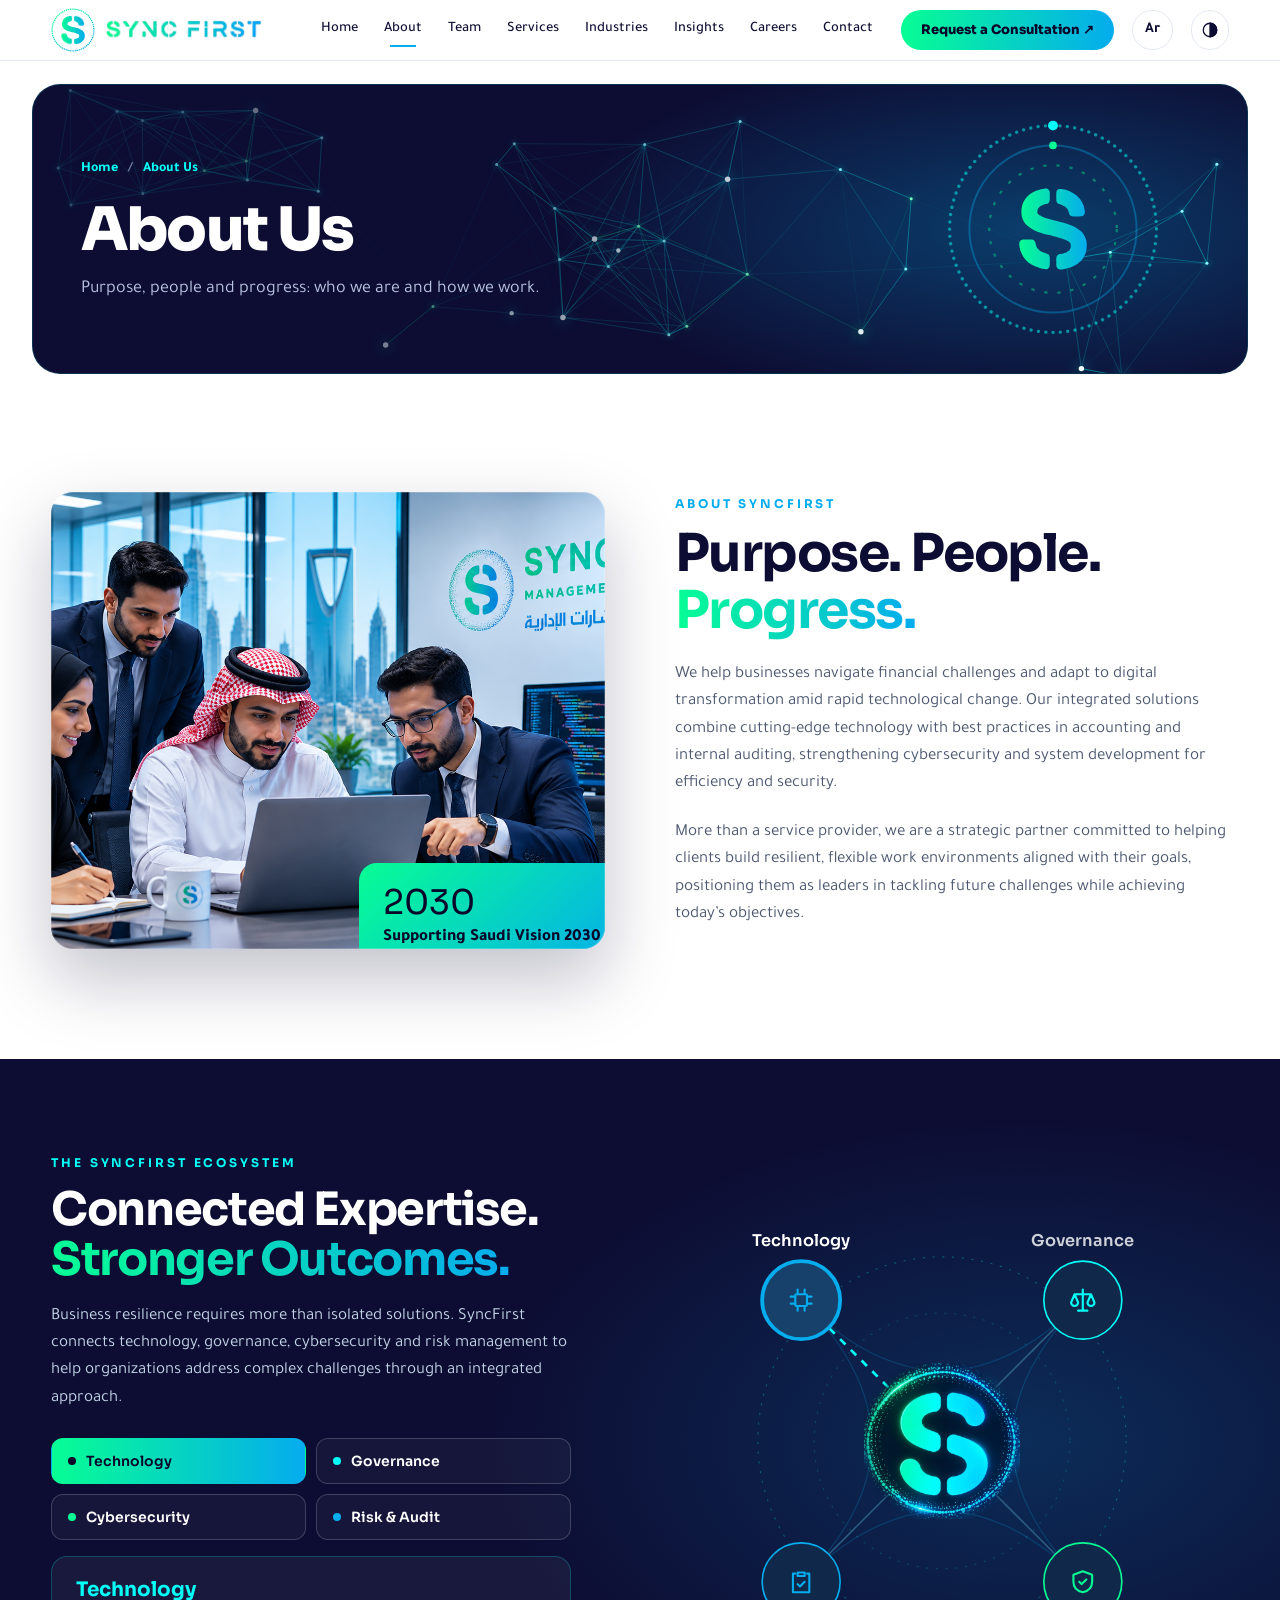
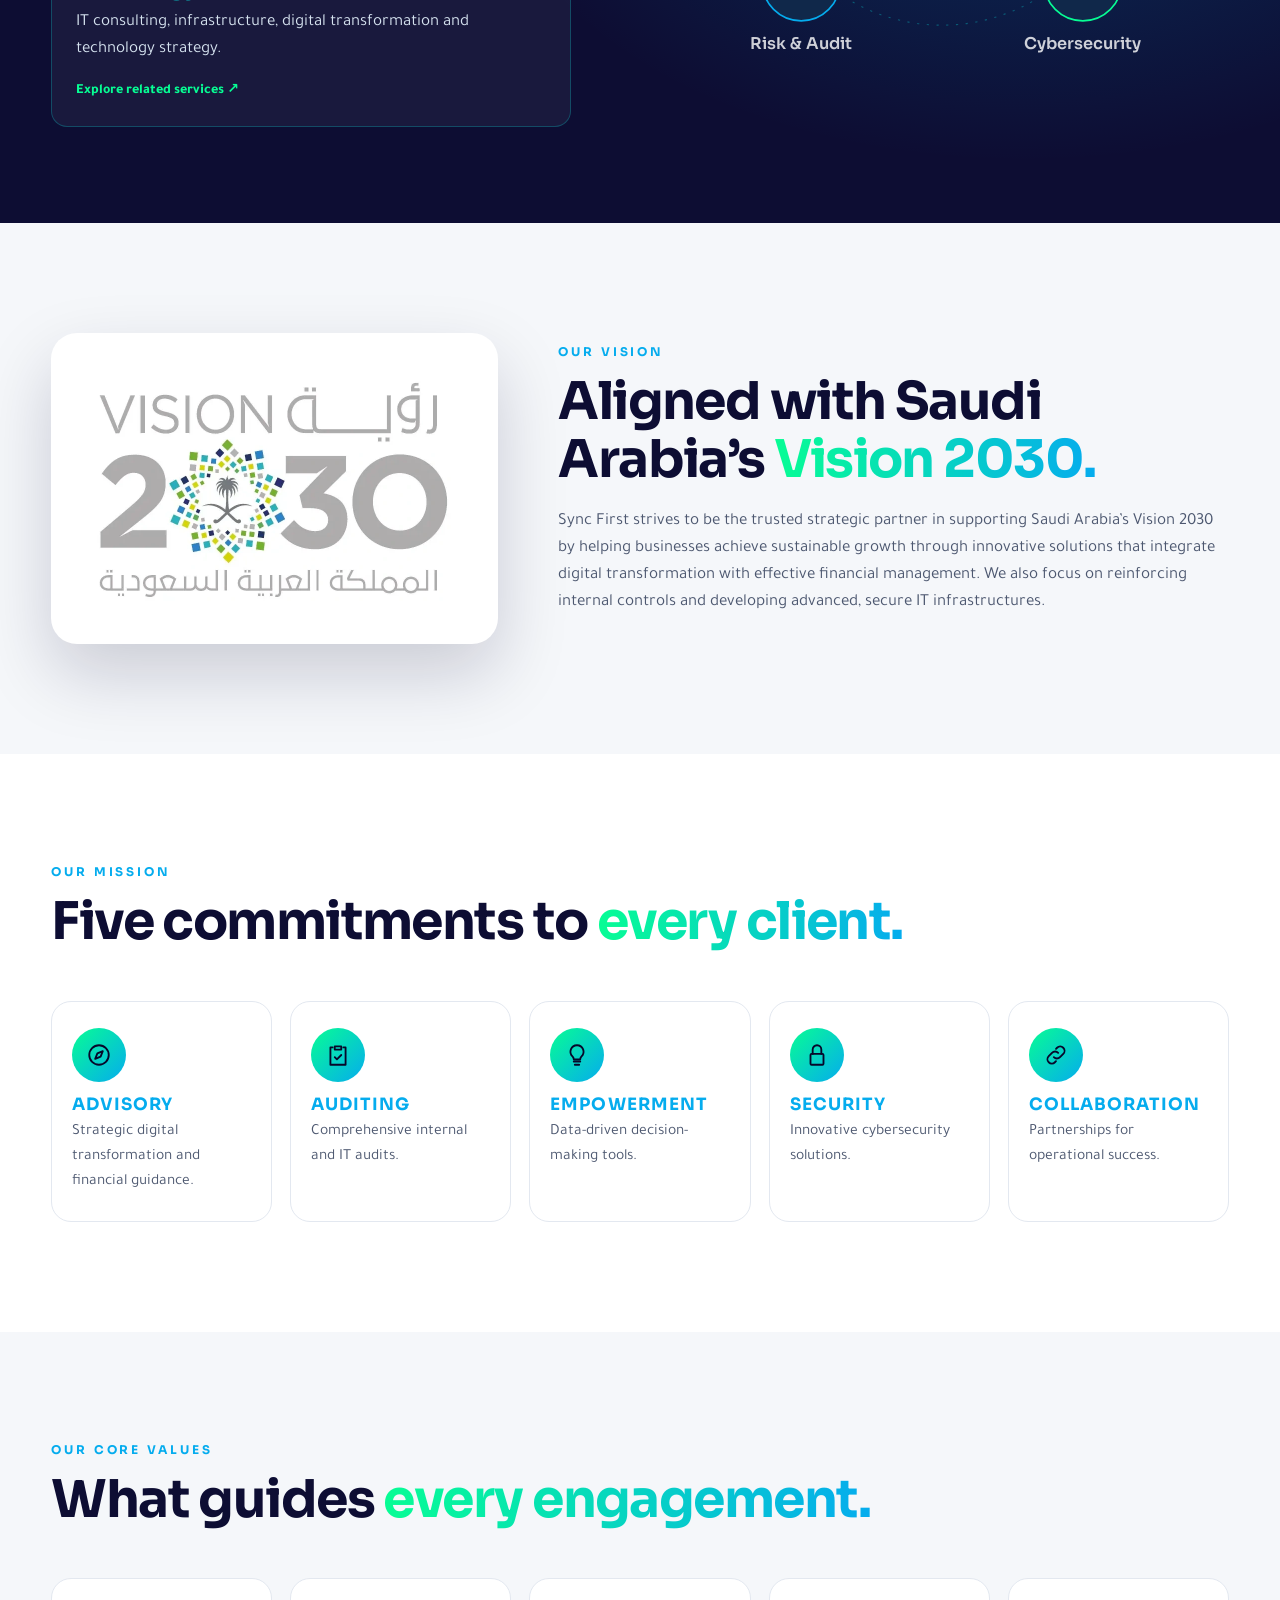
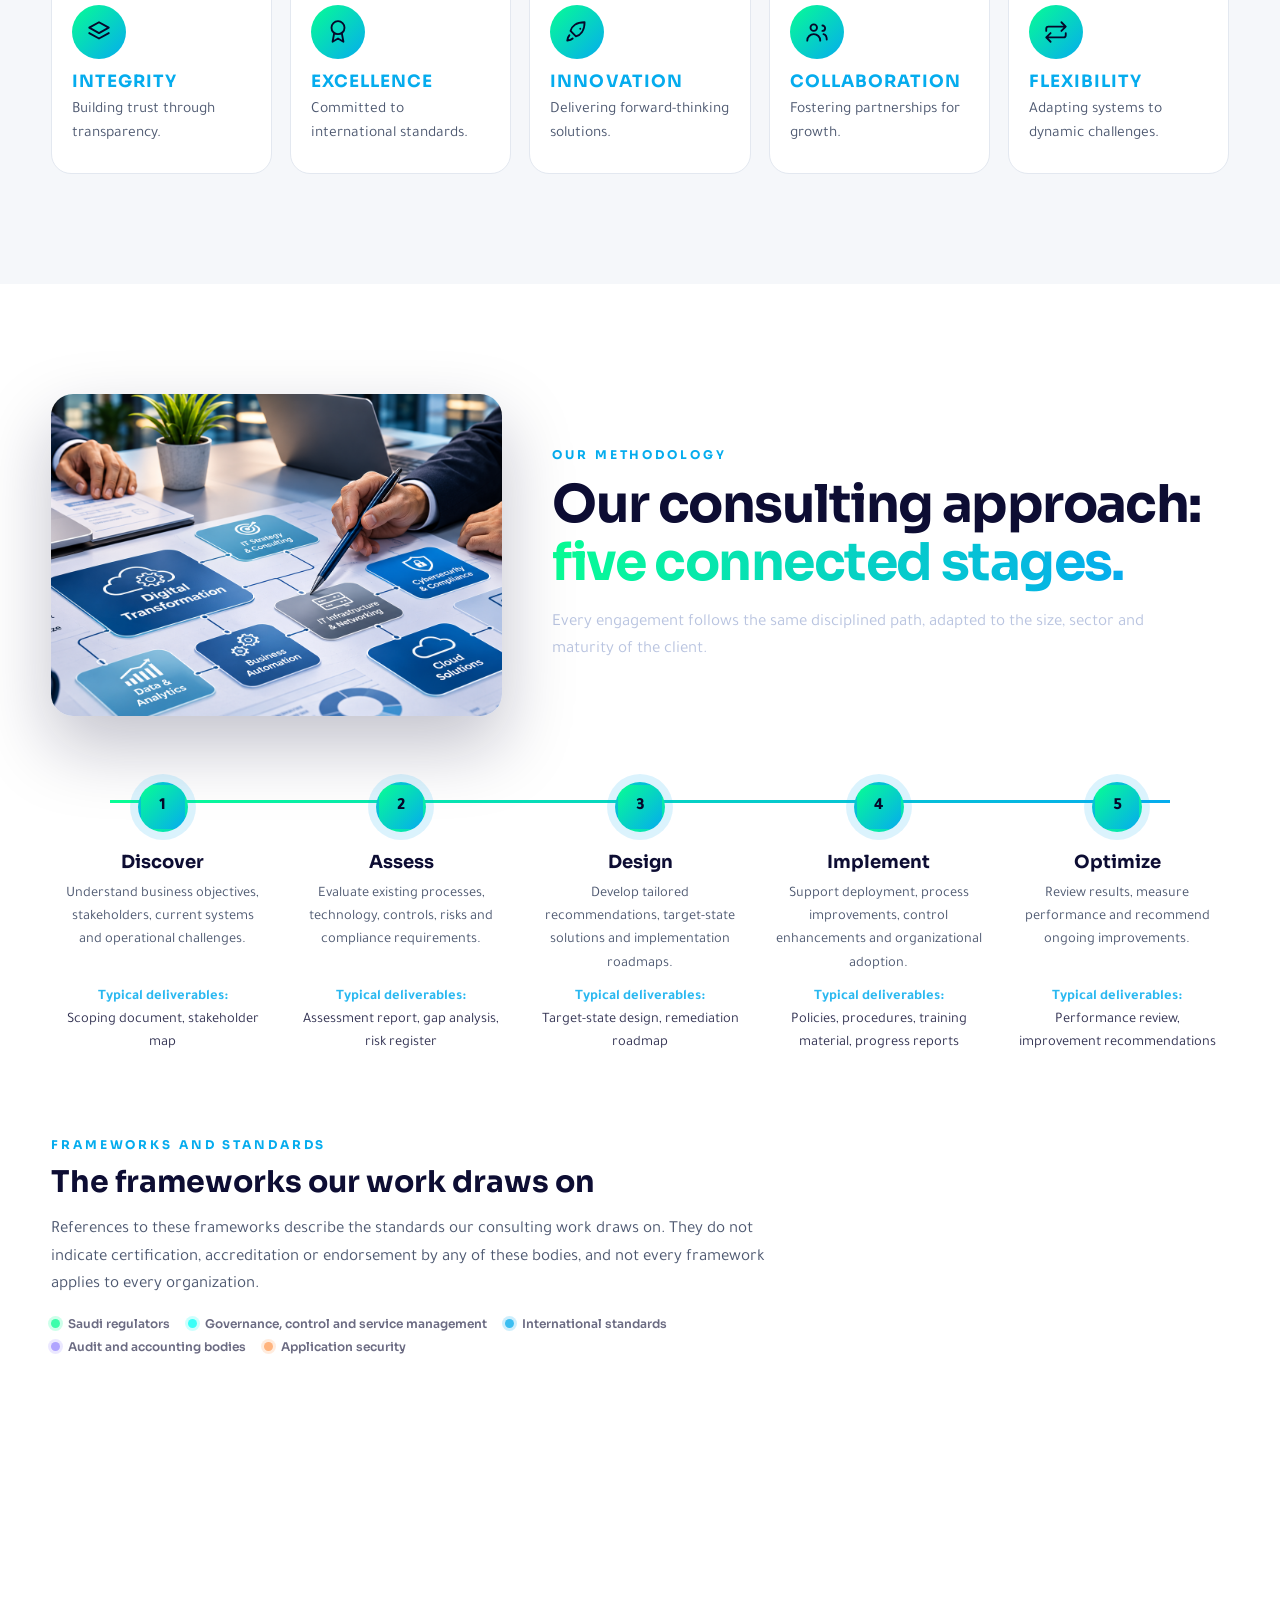
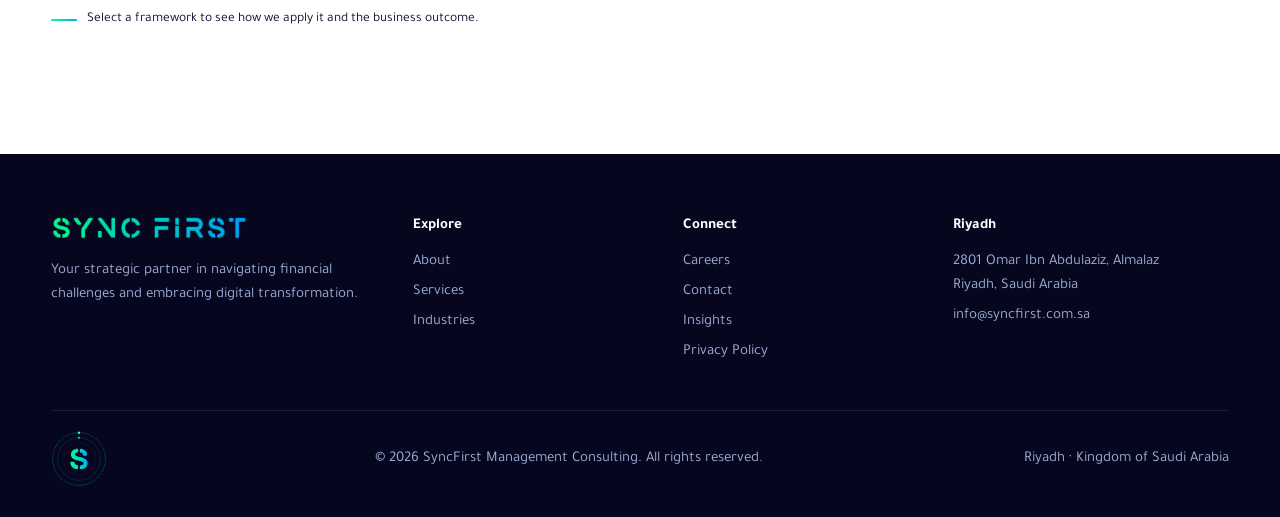
<file: about/index.html>
<!doctype html>
<html lang="en" dir="ltr"><head><meta charset="utf-8">
<meta name="viewport" content="width=device-width, initial-scale=1, viewport-fit=cover">
<title>About SyncFirst | Multidisciplinary Consulting Firm in Riyadh</title>
<meta name="description" content="Learn about SyncFirst: our vision, mission, values and five-stage consulting approach, and the frameworks and standards our work draws on.">
<meta name="theme-color" content="#0D0D33">
<link rel="canonical" href="https://syncfirst.com.sa/about/">
<meta property="og:type" content="website"><meta property="og:site_name" content="SyncFirst Management Consulting"><meta property="og:title" content="About SyncFirst | Multidisciplinary Consulting Firm in Riyadh"><meta property="og:description" content="Learn about SyncFirst: our vision, mission, values and five-stage consulting approach, and the frameworks and standards our work draws on."><meta property="og:url" content="https://syncfirst.com.sa/about/"><meta property="og:image" content="https://syncfirst.com.sa/assets/images/hero.webp"><meta name="twitter:card" content="summary_large_image">
<link rel="icon" href="../assets/images/favicon.svg" type="image/svg+xml">
<link rel="preconnect" href="https://fonts.googleapis.com"><link rel="preconnect" href="https://fonts.gstatic.com" crossorigin>
<link href="https://fonts.googleapis.com/css2?family=Sora:wght@500;600;700;800&family=Tajawal:wght@400;500;700;800&display=swap" rel="stylesheet">

<script>document.documentElement.classList.add('js');window.__ROOT="../";window.__SITE="https://syncfirst.com.sa";window.__PM={"home": ["SyncFirst Management Consulting | Governance, Risk, Cybersecurity & Digital Transformation in Saudi Arabia", "Riyadh-based consulting firm combining internal audit, risk management, governance, cybersecurity, IT consulting and digital transformation for organizations in Saudi Arabia."], "about": ["About SyncFirst | Multidisciplinary Consulting Firm in Riyadh", "Learn about SyncFirst: our vision, mission, values and five-stage consulting approach, and the frameworks and standards our work draws on."], "team": ["Our Team | SyncFirst Management Consulting", "Meet the leadership and management team behind SyncFirst across audit, governance, risk, finance and technology."], "services": ["Consulting Services | Audit, Risk, Governance, Cybersecurity | SyncFirst", "Internal audit, risk management, governance and compliance, cybersecurity audit, IT governance, business continuity, fraud prevention and financial consulting."], "industries": ["Industries We Serve | Financial, Government, Healthcare, Energy | SyncFirst", "Sector-focused consulting for financial services, government, healthcare, energy and utilities, technology and telecom, real estate and construction in Saudi Arabia."], "insights": ["Insights & Engagement Examples | SyncFirst", "Perspectives and illustrative examples of how SyncFirst structures governance, risk, cybersecurity and transformation engagements."], "careers": ["Careers | SyncFirst Management Consulting", "Build your career with SyncFirst in an environment driven by integrity, collaboration, innovation and meaningful work."], "contact": ["Contact SyncFirst | Request a Consultation in Riyadh", "Request a consultation with SyncFirst. Tell us about your governance, risk, cybersecurity or transformation requirements."], "privacy": ["Privacy Policy | SyncFirst Management Consulting", "How SyncFirst handles the information you share through this website."]};</script>
<link rel="stylesheet" href="../assets/css/main.css"><link rel="stylesheet" href="../assets/css/refine.css"><link rel="stylesheet" href="../assets/css/polish.css">
<script type="application/ld+json">{"@context": "https://schema.org", "@type": "Organization", "name": "SyncFirst Management Consulting", "url": "https://syncfirst.com.sa/", "logo": "https://syncfirst.com.sa/assets/images/logo-wordmark.png", "email": "info@syncfirst.com.sa", "telephone": "+966535551912", "address": {"@type": "PostalAddress", "streetAddress": "2801 Omar Ibn Abdulaziz, Almalaz", "addressLocality": "Riyadh", "addressCountry": "SA"}}</script>
</head><body data-start="about">
<svg width="0" height="0" style="position:absolute" aria-hidden="true"><defs><linearGradient id="g" gradientUnits="userSpaceOnUse" x1="20" y1="10" x2="80" y2="90"><stop offset="0" stop-color="#07FD94"/><stop offset="1" stop-color="#05ACEE"/></linearGradient></defs></svg>
<svg width="0" height="0" style="position:absolute"><defs><linearGradient id="g" gradientUnits="userSpaceOnUse" x1="20" y1="10" x2="80" y2="90"><stop offset="0" stop-color="#07FD94"/><stop offset="1" stop-color="#05ACEE"/></linearGradient></defs></svg>
<div id="pr" aria-hidden="true"></div>
<a class="skip" href="#main-content" data-skip>Skip to content</a>
<header><div class="c nv"><a class="br" href="#home"><svg class="mk" viewBox="0 0 100 100" aria-hidden="true"><circle cx="50" cy="50" r="47.5"/><defs><linearGradient id="sfH" gradientUnits="userSpaceOnUse" x1="16" y1="0" x2="84" y2="0"><stop offset="0" stop-color="#07FD94"/><stop offset="1" stop-color="#05ACEE"/></linearGradient></defs><g transform="translate(10 10) scale(.8)"><path class="sp sb" d="M57.52 90.00C57.23 90.01 57.00 89.99 56.78 89.96C56.55 89.93 56.38 89.90 56.17 89.84C55.97 89.78 55.73 89.69 55.53 89.60C55.33 89.50 55.15 89.39 54.98 89.27C54.80 89.15 54.64 89.01 54.50 88.87C54.35 88.72 54.21 88.56 54.09 88.39C53.96 88.22 53.85 88.04 53.75 87.84C53.65 87.64 53.57 87.43 53.50 87.20C53.43 86.98 53.38 86.76 53.34 86.48C53.30 86.19 53.28 86.53 53.26 85.49C53.25 84.44 53.23 81.38 53.24 80.21C53.26 79.04 53.28 78.93 53.34 78.45C53.39 77.97 53.50 77.60 53.59 77.31C53.68 77.02 53.76 76.91 53.87 76.71C53.99 76.51 54.13 76.32 54.30 76.13C54.47 75.94 54.69 75.74 54.89 75.58C55.10 75.43 55.21 75.33 55.52 75.20C55.82 75.06 55.95 74.95 56.74 74.77C57.52 74.59 59.31 74.33 60.24 74.10C61.17 73.87 61.81 73.59 62.32 73.40C62.83 73.22 62.98 73.14 63.29 72.99C63.60 72.83 63.88 72.69 64.19 72.49C64.50 72.30 64.87 72.04 65.16 71.81C65.44 71.59 65.67 71.40 65.90 71.16C66.12 70.93 66.34 70.66 66.52 70.40C66.70 70.14 66.85 69.88 66.98 69.59C67.11 69.30 67.22 69.00 67.31 68.66C67.41 68.33 67.48 67.98 67.52 67.61C67.57 67.23 67.59 66.79 67.59 66.42C67.59 66.05 67.56 65.69 67.51 65.37C67.45 65.05 67.37 64.75 67.26 64.47C67.15 64.20 67.00 63.96 66.85 63.75C66.70 63.53 66.56 63.38 66.38 63.20C66.20 63.02 66.17 62.95 65.77 62.67C65.37 62.40 64.53 61.85 63.99 61.55C63.46 61.24 63.31 61.14 62.57 60.82C61.84 60.50 60.96 60.09 59.59 59.63C58.23 59.16 56.18 58.53 54.37 58.03C52.55 57.53 50.27 57.00 48.69 56.63C47.10 56.25 46.32 56.15 44.86 55.78C43.39 55.42 41.08 54.78 39.88 54.43C38.69 54.09 38.56 54.03 37.68 53.73C36.80 53.43 35.49 52.97 34.61 52.63C33.73 52.29 33.05 52.00 32.39 51.69C31.72 51.39 31.34 51.20 30.62 50.80C29.90 50.41 28.89 49.84 28.08 49.30C27.26 48.77 26.43 48.17 25.72 47.61C25.02 47.05 24.38 46.47 23.84 45.95C23.31 45.43 22.93 44.99 22.52 44.50C22.11 44.00 21.77 43.60 21.39 42.97C21.00 42.35 20.51 41.37 20.21 40.73C19.92 40.10 19.81 39.79 19.63 39.17C19.44 38.56 19.23 37.77 19.10 37.04C18.97 36.31 18.89 35.60 18.84 34.78C18.78 33.96 18.75 32.95 18.77 32.12C18.78 31.28 18.84 30.56 18.95 29.78C19.05 29.00 19.18 28.26 19.39 27.44C19.60 26.62 19.95 25.56 20.21 24.85C20.46 24.13 20.59 23.82 20.93 23.17C21.27 22.51 21.76 21.63 22.23 20.92C22.70 20.22 23.20 19.58 23.76 18.92C24.33 18.26 25.00 17.55 25.61 16.98C26.22 16.40 26.70 16.00 27.41 15.49C28.11 14.97 28.97 14.37 29.84 13.87C30.71 13.37 31.89 12.81 32.61 12.47C33.32 12.13 33.33 12.12 34.14 11.85C34.94 11.58 36.24 11.13 37.43 10.85C38.62 10.56 40.45 10.28 41.28 10.14C42.11 10.00 42.08 10.03 42.40 10.01C42.73 9.99 42.98 10.00 43.22 10.02C43.47 10.03 43.68 10.07 43.88 10.11C44.09 10.16 44.29 10.22 44.47 10.29C44.65 10.36 44.80 10.44 44.97 10.54C45.14 10.65 45.32 10.78 45.47 10.93C45.63 11.07 45.77 11.22 45.89 11.39C46.02 11.56 46.13 11.74 46.23 11.93C46.33 12.13 46.40 12.23 46.50 12.56C46.59 12.89 46.72 13.38 46.78 13.91C46.84 14.44 46.84 14.61 46.85 15.73C46.86 16.85 46.84 19.64 46.83 20.64C46.81 21.63 46.78 21.37 46.74 21.68C46.70 21.99 46.64 22.27 46.57 22.52C46.50 22.76 46.44 22.95 46.33 23.16C46.23 23.37 46.09 23.59 45.95 23.79C45.80 23.98 45.62 24.16 45.45 24.30C45.29 24.45 45.20 24.54 44.94 24.68C44.68 24.81 44.52 24.93 43.88 25.13C43.24 25.33 41.91 25.61 41.08 25.88C40.26 26.14 39.39 26.52 38.91 26.73C38.42 26.94 38.41 26.97 38.16 27.12C37.91 27.27 37.64 27.45 37.40 27.63C37.16 27.80 36.91 28.00 36.70 28.19C36.49 28.38 36.32 28.55 36.13 28.76C35.94 28.97 35.72 29.22 35.56 29.45C35.39 29.69 35.26 29.91 35.14 30.17C35.02 30.42 34.92 30.69 34.83 31.00C34.74 31.31 34.66 31.71 34.61 32.04C34.55 32.36 34.53 32.65 34.52 32.93C34.52 33.21 34.53 33.47 34.57 33.71C34.61 33.95 34.68 34.17 34.77 34.39C34.87 34.61 34.94 34.77 35.16 35.02C35.37 35.27 35.69 35.60 36.05 35.89C36.41 36.19 36.76 36.45 37.32 36.77C37.88 37.10 38.76 37.54 39.41 37.85C40.05 38.15 40.26 38.26 41.19 38.59C42.12 38.92 42.74 39.23 45.00 39.84C47.25 40.45 52.29 41.65 54.70 42.27C57.11 42.89 57.83 43.10 59.47 43.57C61.11 44.04 62.95 44.53 64.54 45.07C66.13 45.61 67.76 46.28 68.99 46.82C70.22 47.35 71.06 47.81 71.95 48.29C72.83 48.77 73.64 49.25 74.33 49.70C75.02 50.14 75.49 50.49 76.09 50.97C76.69 51.45 77.34 52.01 77.90 52.57C78.46 53.13 78.95 53.69 79.44 54.31C79.93 54.94 80.45 55.71 80.84 56.33C81.23 56.95 81.50 57.44 81.77 58.05C82.05 58.65 82.31 59.33 82.51 59.96C82.72 60.60 82.86 61.13 83.00 61.88C83.13 62.63 83.26 63.62 83.32 64.46C83.38 65.30 83.39 66.04 83.36 66.90C83.33 67.76 83.27 68.72 83.16 69.59C83.04 70.47 82.87 71.35 82.68 72.15C82.49 72.95 82.27 73.62 82.00 74.37C81.72 75.13 81.40 75.94 81.02 76.69C80.65 77.43 80.22 78.14 79.75 78.82C79.28 79.51 78.77 80.16 78.19 80.81C77.62 81.45 76.93 82.14 76.30 82.71C75.67 83.28 75.15 83.70 74.41 84.23C73.67 84.75 72.60 85.41 71.86 85.84C71.11 86.28 70.78 86.46 69.93 86.83C69.08 87.20 67.67 87.75 66.75 88.07C65.83 88.39 65.09 88.58 64.41 88.77C63.73 88.95 63.40 89.02 62.67 89.17C61.94 89.33 60.72 89.56 60.02 89.68C59.32 89.81 58.91 89.87 58.49 89.92C58.08 89.97 57.80 89.99 57.52 90.00Z"/><path class="sp st" d="M78.17 37.43C77.74 37.49 77.68 37.54 76.38 37.56C75.07 37.59 71.58 37.59 70.32 37.57C69.05 37.54 69.15 37.46 68.80 37.41C68.44 37.36 68.39 37.31 68.20 37.24C68.01 37.18 67.90 37.14 67.68 37.00C67.46 36.86 67.12 36.63 66.89 36.40C66.66 36.17 66.44 35.86 66.29 35.61C66.14 35.37 66.14 35.42 65.98 34.91C65.81 34.40 65.50 33.18 65.29 32.56C65.09 31.94 64.97 31.62 64.77 31.20C64.56 30.77 64.35 30.37 64.08 29.99C63.80 29.61 63.48 29.24 63.13 28.91C62.79 28.58 62.46 28.32 62.02 28.01C61.57 27.69 61.05 27.33 60.47 27.02C59.89 26.72 59.35 26.49 58.53 26.19C57.70 25.88 56.12 25.41 55.50 25.17C54.87 24.93 55.01 24.92 54.78 24.75C54.56 24.57 54.31 24.31 54.14 24.12C53.98 23.93 53.89 23.76 53.79 23.59C53.70 23.41 53.63 23.26 53.56 23.06C53.49 22.85 53.43 22.60 53.38 22.36C53.33 22.11 53.31 22.71 53.28 21.59C53.26 20.46 53.22 16.94 53.24 15.61C53.25 14.29 53.32 14.08 53.37 13.63C53.41 13.18 53.47 13.12 53.53 12.91C53.59 12.70 53.65 12.55 53.74 12.37C53.83 12.18 53.95 11.99 54.07 11.81C54.19 11.64 54.34 11.47 54.47 11.33C54.61 11.19 54.73 11.08 54.88 10.98C55.03 10.87 55.20 10.77 55.36 10.70C55.52 10.63 55.64 10.58 55.83 10.54C56.01 10.49 56.21 10.45 56.47 10.42C56.73 10.40 57.07 10.38 57.40 10.39C57.73 10.39 57.79 10.36 58.45 10.47C59.10 10.57 60.65 10.86 61.32 11.00C62.00 11.15 61.85 11.13 62.51 11.33C63.16 11.54 64.52 11.98 65.26 12.25C66.00 12.52 66.21 12.61 66.95 12.96C67.69 13.32 68.74 13.80 69.70 14.38C70.66 14.96 72.05 15.99 72.68 16.45C73.32 16.91 73.16 16.82 73.51 17.14C73.87 17.46 74.32 17.85 74.82 18.36C75.31 18.88 76.05 19.70 76.49 20.23C76.93 20.75 77.15 21.07 77.47 21.53C77.79 21.99 78.14 22.54 78.41 22.99C78.67 23.44 78.82 23.73 79.06 24.23C79.31 24.72 79.65 25.46 79.86 25.96C80.07 26.47 80.15 26.73 80.32 27.27C80.48 27.82 80.73 28.68 80.87 29.25C81.01 29.82 81.09 30.23 81.17 30.71C81.26 31.20 81.33 31.72 81.37 32.16C81.41 32.59 81.43 32.96 81.43 33.30C81.43 33.64 81.41 33.93 81.37 34.20C81.33 34.46 81.29 34.67 81.21 34.91C81.13 35.14 81.02 35.37 80.89 35.60C80.75 35.82 80.59 36.04 80.40 36.24C80.20 36.45 79.95 36.66 79.71 36.82C79.47 36.98 79.22 37.11 78.96 37.21C78.71 37.31 78.60 37.37 78.17 37.43Z"/><path class="sp sl" d="M42.86 89.73C42.64 89.74 42.48 89.73 42.24 89.70C42.00 89.68 42.05 89.69 41.40 89.57C40.76 89.44 39.15 89.13 38.36 88.95C37.56 88.78 37.47 88.77 36.65 88.51C35.83 88.25 34.51 87.85 33.44 87.42C32.38 86.99 31.17 86.38 30.27 85.91C29.37 85.45 28.79 85.10 28.03 84.61C27.28 84.13 26.30 83.42 25.74 82.99C25.18 82.56 25.01 82.37 24.65 82.05C24.30 81.73 23.95 81.39 23.63 81.06C23.30 80.73 23.00 80.40 22.71 80.07C22.43 79.75 22.24 79.53 21.92 79.10C21.59 78.67 21.13 78.04 20.76 77.47C20.40 76.91 20.00 76.21 19.73 75.72C19.46 75.23 19.39 75.08 19.14 74.54C18.90 74.00 18.51 73.11 18.27 72.50C18.04 71.90 17.88 71.38 17.73 70.90C17.58 70.41 17.53 70.22 17.39 69.60C17.25 68.98 17.03 67.91 16.90 67.18C16.78 66.44 16.69 65.68 16.65 65.19C16.60 64.69 16.62 64.50 16.64 64.20C16.66 63.90 16.70 63.65 16.78 63.37C16.85 63.10 16.97 62.81 17.09 62.56C17.22 62.31 17.38 62.08 17.55 61.88C17.72 61.67 17.91 61.48 18.12 61.31C18.33 61.14 18.56 60.99 18.82 60.87C19.07 60.74 19.35 60.64 19.65 60.56C19.94 60.48 20.14 60.43 20.60 60.39C21.06 60.35 21.11 60.33 22.41 60.33C23.71 60.32 27.17 60.33 28.39 60.37C29.61 60.41 29.39 60.50 29.71 60.56C30.03 60.62 30.11 60.67 30.29 60.74C30.47 60.81 30.58 60.85 30.80 60.99C31.01 61.14 31.34 61.36 31.58 61.60C31.81 61.85 32.05 62.19 32.21 62.48C32.38 62.78 32.41 62.78 32.57 63.39C32.74 64.00 33.04 65.47 33.23 66.14C33.42 66.82 33.49 67.00 33.70 67.45C33.90 67.90 34.23 68.45 34.47 68.83C34.70 69.20 34.91 69.44 35.12 69.69C35.33 69.94 35.39 70.05 35.72 70.35C36.05 70.65 36.66 71.16 37.11 71.49C37.56 71.82 37.87 72.04 38.43 72.32C38.99 72.61 39.45 72.82 40.46 73.19C41.48 73.57 43.70 74.27 44.51 74.59C45.31 74.90 45.06 74.87 45.30 75.06C45.54 75.24 45.77 75.50 45.93 75.69C46.09 75.89 46.17 76.04 46.27 76.23C46.38 76.42 46.47 76.63 46.54 76.85C46.61 77.07 46.67 77.29 46.72 77.56C46.77 77.82 46.81 77.30 46.83 78.46C46.85 79.61 46.85 83.28 46.84 84.48C46.84 85.68 46.81 85.33 46.78 85.68C46.74 86.02 46.69 86.28 46.64 86.54C46.59 86.80 46.53 87.02 46.45 87.24C46.37 87.45 46.28 87.66 46.18 87.85C46.08 88.04 45.96 88.22 45.83 88.38C45.69 88.54 45.54 88.69 45.38 88.82C45.22 88.96 45.04 89.08 44.86 89.18C44.67 89.29 44.46 89.38 44.25 89.46C44.04 89.54 43.81 89.61 43.58 89.65C43.35 89.70 43.09 89.72 42.86 89.73Z"/></g></svg><img class="wm" src="../assets/images/logo-wordmark.png" width="150" height="24" alt="SYNC FIRST"></a>
<nav id="nav" aria-label="Primary"><a href="#home">Home</a><a href="#about">About</a><a href="#team">Team</a><a href="#services">Services</a><a href="#industries">Industries</a><a href="#insights">Insights</a><a href="#careers">Careers</a><a href="#contact">Contact</a></nav>
<a class="btn g" href="#contact">Request a Consultation ↗</a><button id="lg" aria-label="Language">Ar</button><button id="th" aria-label="Toggle theme" data-i="half"></button><button id="bg" aria-label="Menu" aria-controls="nav" aria-expanded="false" data-i="menu"></button></div></header>

<main id="main-content" tabindex="-1">
<section id="pbn" hidden><div class="c"><div class="bc"><a href="#home">Home</a><i>/</i><span id="bcp"></span></div><h1 id="pbt"></h1><p id="pbs"></p></div></section>
<section class="hero" data-p="home" id="top"><img class="hbg" src="../assets/images/hero-bg.webp" srcset="../assets/images/hero-bg-960.webp 960w, ../assets/images/hero-bg.webp 1672w" sizes="100vw" width="1672" height="941" decoding="async" alt=""><div class="gridfx"></div>
<div class="c hb"><div><span class="eb" style="color:var(--cyan)">Technology &amp; business consulting</span>
<h1><span class="ln"><span class="w"><i style="--d:0">Building</i></span> <span class="w"><i style="--d:1">Resilience.</i></span></span><span class="ln grad"><span class="w"><i style="--d:3">Enabling</i></span> <span class="w"><i style="--d:4">Transformation.</i></span></span></h1>
<p class="l" data-en="We deliver integrated consulting and technology solutions across governance, risk management, internal audit, financial advisory, IT services, cybersecurity, and digital transformation—helping organizations enhance efficiency, strengthen resilience, and achieve sustainable growth." data-ar="نقدّم حلولاً متكاملة في الاستشارات الإدارية والمالية، والحوكمة وإدارة المخاطر والتدقيق الداخلي، إلى جانب خدمات تقنية المعلومات والأمن السيبراني والتحوّل الرقمي، لتمكين المؤسسات من رفع كفاءتها وتعزيز مرونتها وتحقيق النمو المستدام.">We deliver integrated consulting and technology solutions across governance, risk management, internal audit, financial advisory, IT services, cybersecurity, and digital transformation—helping organizations enhance efficiency, strengthen resilience, and achieve sustainable growth.</p>
<div class="act"><a class="btn g" href="#services">Explore Our Services ↗</a><a class="btn o" href="#contact" data-pre="">Request a Consultation</a></div></div>
<div class="cvw"><canvas id="cv" aria-label="Interactive 3D SyncFirst logo"></canvas><span class="nd on" style="top:6%;left:12%" data-i="shield"></span><span class="nd on" style="top:3%;right:14%" data-i="server"></span><span class="nd on" style="top:44%;right:-2%" data-i="clip"></span><span class="nd on" style="bottom:8%;right:12%" data-i="scale"></span><span class="nd on" style="bottom:10%;left:10%" data-i="chart"></span><span class="nd on" style="top:44%;left:-2%" data-i="cpu"></span><div class="ar">Management Consulting · Your partner for growth</div></div></div></section>
<div class="mq" data-p="home" aria-hidden="true"><div id="mqi"></div></div>
<section class="sec" data-p="home" id="who"></section>

<section class="sec" data-p="about" id="about"><div class="c ab"><div class="ph rv rl"><img src="../assets/images/about-team.webp" loading="lazy" decoding="async" alt="Team discussion in a modern Riyadh office"><div class="fl"><b>2030</b>Supporting Saudi Vision 2030</div></div>
<div class="rv rr"><span class="eb">About SyncFirst</span><h2>Purpose. People. <span class="grad">Progress.</span></h2><p style="margin:22px 0">We help businesses navigate financial challenges and adapt to digital transformation amid rapid technological change. Our integrated solutions combine cutting-edge technology with best practices in accounting and internal auditing, strengthening cybersecurity and system development for efficiency and security.</p><p>More than a service provider, we are a strategic partner committed to helping clients build resilient, flexible work environments aligned with their goals, positioning them as leaders in tackling future challenges while achieving today’s objectives.</p>
</div></div></section>

<section class="sec tint" data-p="team" id="team"><div class="c"><div class="sh rv"><div><span class="eb">Our team</span><h2>The people behind <span class="grad">the practice.</span></h2></div><p>Specialised expertise across audit, governance, risk, compliance, finance and technology, with experience across the Gulf.</p></div><h3 class="sub rv">Leadership</h3><div class="lead2" id="tl1"></div><h3 class="sub rv">Management team</h3><div class="mg" id="tl2"></div></div></section>
<section class="sec tint" data-p="services" id="services"><div class="c"><div class="sh rv"><div><span class="eb">Our services</span><h2>Integrated solutions for a<br><span class="grad">stronger tomorrow.</span></h2></div><p>Ten connected service lines combining strategic consulting expertise with practical technology solutions to strengthen performance, resilience and sustainable growth.</p></div><div class="sg" id="sg"></div></div></section>

<section class="sec" data-p="home" id="cap"><div class="c"><div class="sh rv"><div><span class="eb">What we do</span><h2>Capabilities built for <span class="grad">what’s next.</span></h2></div><p>Ten connected capabilities that strengthen how your organization is governed, secured, financed and run.</p></div><div class="cp rv"><div class="cl" id="cl"></div><div class="cpv"><img id="cpi" alt=""><div class="cpt"><span class="eb" id="cpn"></span><h3 id="cpt"></h3><p id="cpd"></p><ul id="cpu"></ul><a class="btn g" href="#services">Explore services ↗</a></div></div></div></div></section>
<div class="bigt" data-p="home"><div><span>Audit · Risk · Security · Governance · Digital · Strategy ·</span><span>Audit · Risk · Security · Governance · Digital · Strategy ·</span></div></div>
<section class="sec ch" data-p="home"><img src="../assets/images/challenges-bg.webp" loading="lazy" decoding="async" alt=""><div class="c" style="position:relative"><span class="eb" style="color:var(--cyan)">Business challenges</span><h2 class="rv">Business Challenges <span class="grad">We Help Address</span></h2><p class="rv lead-p">Each challenge below links to the SyncFirst service line that addresses it.</p><div class="chg" id="chg"></div></div></section>

<section class="sec tint" data-p="about"><div class="c"><div class="vz"><div class="vl rv rl"><img src="../assets/images/vision-2030.webp" loading="lazy" decoding="async" width="720" height="448" alt="Saudi Vision 2030"></div><div class="rv rr"><span class="eb">Our vision</span><h2>Aligned with Saudi Arabia’s <span class="grad">Vision 2030.</span></h2><p style="color:var(--mut);margin-top:20px">Sync First strives to be the trusted strategic partner in supporting Saudi Arabia’s Vision 2030 by helping businesses achieve sustainable growth through innovative solutions that integrate digital transformation with effective financial management. We also focus on reinforcing internal controls and developing advanced, secure IT infrastructures.</p></div></div></div></section>
<section class="sec" data-p="about"><div class="c"><div class="sh rv"><div><span class="eb">Our mission</span><h2>Five commitments to <span class="grad">every client.</span></h2></div></div><div class="mi" id="msn"></div></div></section>
<section class="sec tint" data-p="about"><div class="c"><div class="sh rv"><div><span class="eb">Our core values</span><h2>What guides <span class="grad">every engagement.</span></h2></div></div><div class="mi" id="vals"></div></div></section>
<section class="sec" data-p="about" id="approach"><div class="c"><div class="apw"><div class="ph rv rl"><img src="../assets/images/approach.webp" loading="lazy" decoding="async" alt="Strategic planning on a shared workspace"></div><div class="rv rr"><span class="eb">Our methodology</span><h2>Our consulting approach: <span class="grad">five connected stages.</span></h2><p class="lead-p" style="margin-top:18px">Every engagement follows the same disciplined path, adapted to the size, sector and maturity of the client.</p></div></div><div class="ap" id="ap"></div><div id="fwx"></div></div></section>

<section class="sec tint" data-p="industries" id="industries"><div class="c"><div class="sh rv"><div><span class="eb">Industries we serve</span><h2>Deep expertise across <span class="grad">key sectors.</span></h2></div><p>Our work is grounded in the markets, regulations and ambitions shaping the Kingdom.</p></div>
<div class="ix" id="ix"></div></div></section>

<section class="sec" data-p="home"><div class="c"><div class="st"><div class="rv"><b class="grad" data-n="10">0</b><span>Service lines</span></div><div class="rv" style="--i:1"><b class="grad" data-n="6">0</b><span>Sectors served</span></div><div class="rv" style="--i:2"><b class="grad" data-n="5">0</b><span>Core values</span></div><div class="rv" style="--i:3"><b class="grad" data-n="2030" data-sep="1">0</b><span>Vision we support</span></div></div>
<div id="whyh"></div><div class="wy" id="wy"></div></div></section>

<section class="sec" data-p="insights" id="cases"></section>
<section class="sec tint" data-p="insights" id="insights"><div class="c"><div class="sh rv"><div><span class="eb">Insights &amp; perspectives</span><h2>Thought leadership and <span class="grad">latest trends.</span></h2></div></div><div class="ig" id="ig"></div></div></section>

<section class="sec ca" data-p="careers" id="careers"><img src="../assets/images/careers-team.webp" width="900" height="344" loading="lazy" decoding="async" alt="Colleagues collaborating"><div class="c"><span class="eb" style="color:var(--cyan)">Careers</span><h2 class="rv">Be part of a <span class="grad">brighter future.</span></h2><p class="rv" style="margin:22px 0 30px">Build your career in an environment driven by integrity, collaboration, innovation and meaningful impact. Grow through complex work, make a real difference, and bring your own perspective.</p><div class="perks rv"><span data-i="award">Meaningful work</span><span data-i="rocket">Professional growth</span><span data-i="users">Collaborative culture</span></div><a class="btn g rv" href="mailto:careers@syncfirst.com.sa?subject=Career enquiry">Introduce yourself ↗</a></div></section>
<section class="sec cw" data-p="careers"><div class="c"><div class="cwh"><div><span class="eb">Why SyncFirst</span><h2>A career that<br><span class="grad">grows with you.</span></h2></div><p>We bring together diverse expertise, a culture of continuous learning and a shared commitment to excellence. At SyncFirst, you will work on high-impact engagements across governance, risk, cybersecurity, technology and transformation, in a supportive and inclusive environment.</p></div>
<div class="cwg"><article><svg class="cwi" viewBox="0 0 48 48" fill="none" stroke="currentColor" stroke-width="2.4" stroke-linecap="round" stroke-linejoin="round" aria-hidden="true"><circle cx="22" cy="26" r="16"/><circle cx="22" cy="26" r="10"/><circle cx="22" cy="26" r="4"/><path d="M22 26 40 8M34 8h6v6"/></svg><h3>Purposeful impact</h3><p>Contribute to client success and to the wider development of organizations in Saudi Arabia.</p></article><article><svg class="cwi" viewBox="0 0 48 48" fill="none" stroke="currentColor" stroke-width="2.4" stroke-linecap="round" stroke-linejoin="round" aria-hidden="true"><rect x="5" y="30" width="8" height="12" rx="1.5"/><rect x="19" y="20" width="8" height="22" rx="1.5"/><rect x="33" y="8" width="8" height="34" rx="1.5"/></svg><h3>Continuous learning</h3><p>Build new skills, gain recognized expertise and stay ahead of industry trends.</p></article><article><svg class="cwi" viewBox="0 0 48 48" fill="none" stroke="currentColor" stroke-width="2.4" stroke-linecap="round" stroke-linejoin="round" aria-hidden="true"><circle cx="17" cy="14" r="6.5"/><path d="M4 40c0-8 5-13 13-13s13 5 13 13"/><circle cx="34" cy="17" r="5"/><path d="M34 28c6 0 10 4.5 10 11"/></svg><h3>Collaborative teams</h3><p>Work with experienced professionals who value knowledge sharing and teamwork.</p></article><article><svg class="cwi" viewBox="0 0 48 48" fill="none" stroke="currentColor" stroke-width="2.4" stroke-linecap="round" stroke-linejoin="round" aria-hidden="true"><path d="M24 43V22"/><path d="M24 26C13 26 8 19 8 9c11 0 16 6 16 17Z"/><path d="M24 22c0-9 5-14 16-14 0 9-5 15-16 15"/></svg><h3>Career development</h3><p>Clear growth paths and opportunities to take on greater responsibility.</p></article></div></div></section>
<section class="sec cl2" data-p="careers"><div class="c"><div class="clp"><figure class="clf"><img src="../assets/images/careers-life.webp" width="1000" height="325" loading="lazy" decoding="async" alt="Riyadh skyline at dusk"></figure><div class="clt"><span class="eb">Our people</span><h2>Life at <span class="grad">SyncFirst</span></h2><p>A supportive, respectful and high-performing workplace where people are empowered to learn, collaborate and make a difference.</p><ul><li><svg viewBox="0 0 24 24" aria-hidden="true"><circle cx="12" cy="12" r="11" fill="currentColor"/><path d="m7 12.5 3.2 3.2L17 9" fill="none" stroke="#06143a" stroke-width="2.4" stroke-linecap="round" stroke-linejoin="round"/></svg><span>A culture built on integrity and trust</span></li><li><svg viewBox="0 0 24 24" aria-hidden="true"><circle cx="12" cy="12" r="11" fill="currentColor"/><path d="m7 12.5 3.2 3.2L17 9" fill="none" stroke="#06143a" stroke-width="2.4" stroke-linecap="round" stroke-linejoin="round"/></svg><span>Exposure to diverse industries and complex challenges</span></li><li><svg viewBox="0 0 24 24" aria-hidden="true"><circle cx="12" cy="12" r="11" fill="currentColor"/><path d="m7 12.5 3.2 3.2L17 9" fill="none" stroke="#06143a" stroke-width="2.4" stroke-linecap="round" stroke-linejoin="round"/></svg><span>Mentorship and knowledge sharing</span></li><li><svg viewBox="0 0 24 24" aria-hidden="true"><circle cx="12" cy="12" r="11" fill="currentColor"/><path d="m7 12.5 3.2 3.2L17 9" fill="none" stroke="#06143a" stroke-width="2.4" stroke-linecap="round" stroke-linejoin="round"/></svg><span>A strong focus on professional and personal growth</span></li></ul></div></div></div></section>
<section class="sec cj" data-p="careers"><div class="c"><div class="cjb"><svg class="cjm" viewBox="0 0 48 48" fill="none" stroke="currentColor" stroke-width="2.4" stroke-linecap="round" stroke-linejoin="round" aria-hidden="true"><rect x="5" y="9" width="38" height="30" rx="4"/><path d="m6 13 18 14 18-14"/></svg><div class="cjt"><h2>Interested in joining SyncFirst?</h2><p>Share your profile with us, and we’ll get in touch when a suitable opportunity arises.</p></div><a class="btn g" href="mailto:careers@syncfirst.com.sa?subject=Career enquiry">Introduce yourself ↗</a></div></div></section>

<section class="sec" data-p="contact" id="contact"><div class="c ct"><div class="rv rl"><span class="eb">Contact us</span><h2>Let’s build a <span class="grad">stronger tomorrow.</span></h2><p style="color:var(--mut);margin-top:18px">Tell us what you are working through and let’s explore where SyncFirst can help.</p>
<div class="ci"><div><span class="ic" data-i="pin"></span><p style="margin:0"><b>Riyadh office</b><span>2801 Omar Ibn Abdulaziz, Almalaz, Riyadh, KSA</span></p></div><div><span class="ic" data-i="mail"></span><p style="margin:0"><b>Email</b><a href="mailto:info@syncfirst.com.sa">info@syncfirst.com.sa</a></p></div><div><span class="ic" data-i="phone"></span><p style="margin:0"><b>Call</b><a href="tel:+966535551912">+966 53 555 1912</a> · <a href="tel:+966549783994">+966 54 978 3994</a></p></div></div>
<div class="ph" style="margin-top:30px;aspect-ratio:2.4"><img src="../assets/images/reception.webp" loading="lazy" decoding="async" alt="SyncFirst reception"></div></div>
<form class="rv rr" id="fm" novalidate></form></div></section>

<section class="sec" data-p="privacy" id="privacy"></section>
<section class="cta" data-p="home"><img src="../assets/images/cta-bg.webp" loading="lazy" decoding="async" alt=""><div class="c"><h2 class="rv">Ready to sync your <span class="grad">next move?</span></h2><a class="btn g rv" href="#contact">Talk to our experts ↗</a></div></section>
</main>
<footer><div class="c"><div class="fg"><div><img class="wm" style="height:30px" src="../assets/images/logo-wordmark.png" width="150" height="24" alt="SYNC FIRST"><p>Your strategic partner in navigating financial challenges and embracing digital transformation.</p></div><div><h4>Explore</h4><a href="#about">About</a><a href="#services">Services</a><a href="#industries">Industries</a></div><div><h4>Connect</h4><a href="#careers">Careers</a><a href="#contact">Contact</a><a href="#insights">Insights</a><a href="#privacy">Privacy Policy</a></div><div><h4>Riyadh</h4>2801 Omar Ibn Abdulaziz, Almalaz<br>Riyadh, Saudi Arabia<a href="mailto:info@syncfirst.com.sa">info@syncfirst.com.sa</a></div></div><div class="fb"><span>© 2026 SyncFirst Management Consulting. All rights reserved.</span><span>Riyadh · Kingdom of Saudi Arabia</span></div></div></footer>
<div id="md" role="dialog" aria-modal="true" aria-labelledby="mt" tabindex="-1"><div><img id="mi" alt="" width="620" height="190"><div class="b"><button id="mx" type="button" aria-label="Close">×</button><h2 id="mt" style="font-size:28px"></h2><div id="mbody"></div></div></div></div>

<noscript><p style="position:fixed;bottom:0;left:0;right:0;background:#0D0D33;color:#fff;padding:14px;text-align:center;z-index:99">This website needs JavaScript for most of its content. Contact us at <a href="mailto:info@syncfirst.com.sa" style="text-decoration:underline">info@syncfirst.com.sa</a>.</p></noscript>
<script src="../assets/js/config.js"></script><script src="../assets/js/main.js"></script><script src="../assets/js/profiles.js"></script><script src="../assets/js/content.js"></script><script src="../assets/js/connected_intelligence.js"></script>
<script src="../assets/js/polish.js"></script>
<script src="../assets/js/updates.js"></script>
</body></html>
</file>
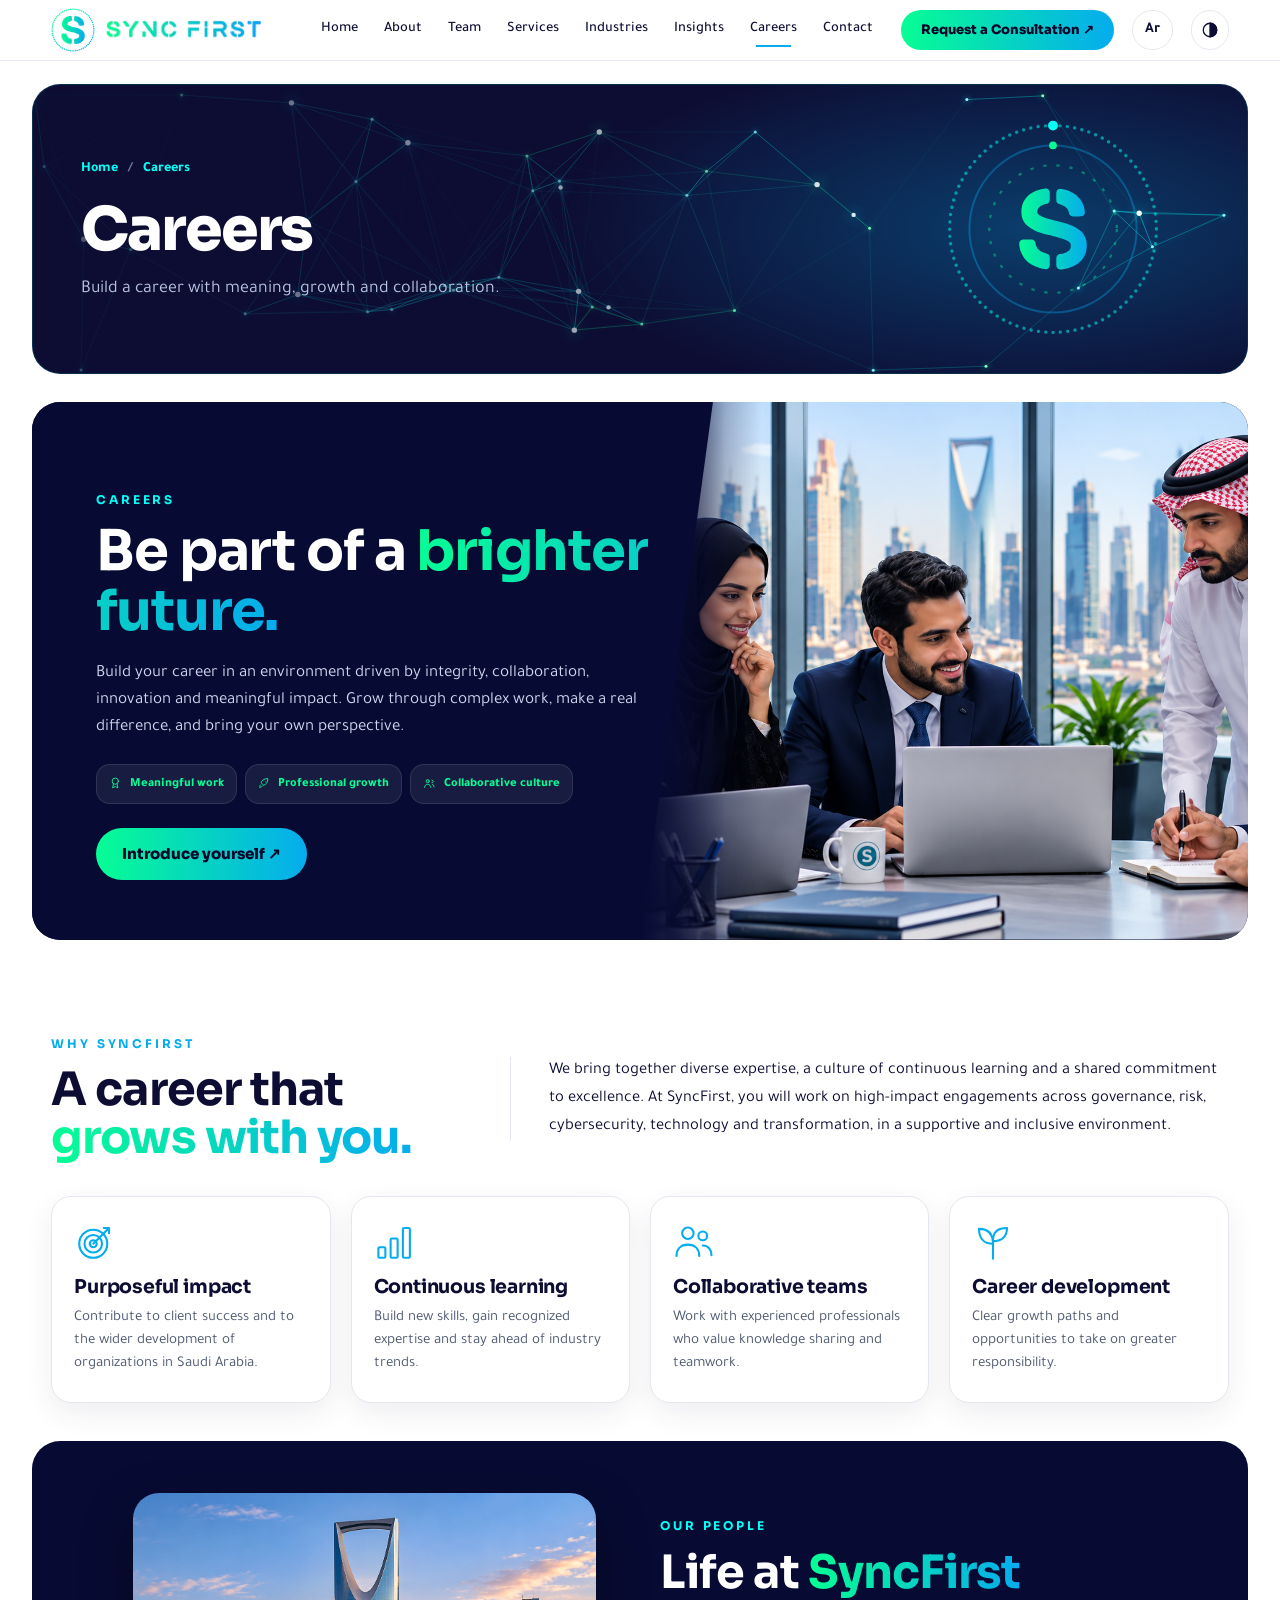
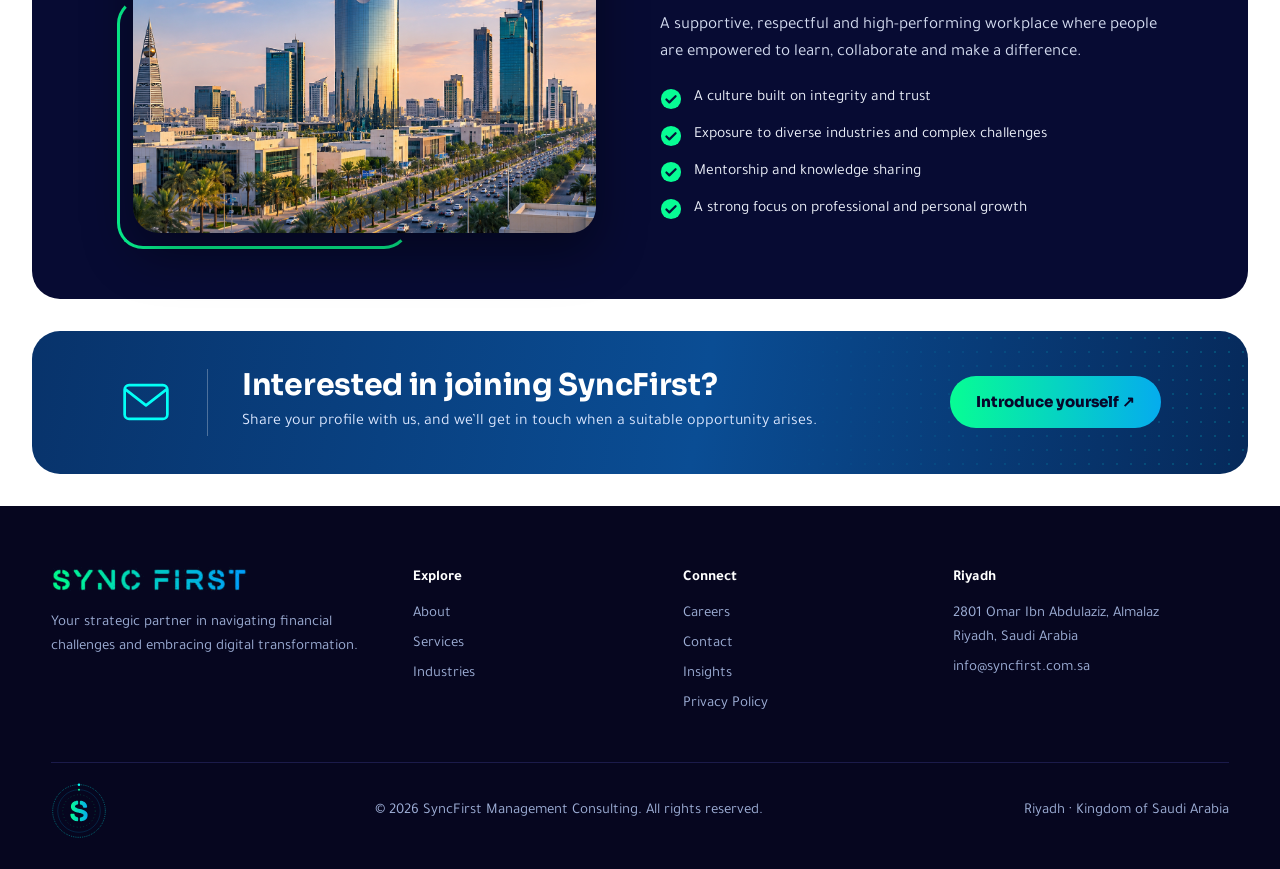
<file: careers/index.html>
<!doctype html>
<html lang="en" dir="ltr"><head><meta charset="utf-8">
<meta name="viewport" content="width=device-width, initial-scale=1, viewport-fit=cover">
<title>Careers | SyncFirst Management Consulting</title>
<meta name="description" content="Build your career with SyncFirst in an environment driven by integrity, collaboration, innovation and meaningful work.">
<meta name="theme-color" content="#0D0D33">
<link rel="canonical" href="https://syncfirst.com.sa/careers/">
<meta property="og:type" content="website"><meta property="og:site_name" content="SyncFirst Management Consulting"><meta property="og:title" content="Careers | SyncFirst Management Consulting"><meta property="og:description" content="Build your career with SyncFirst in an environment driven by integrity, collaboration, innovation and meaningful work."><meta property="og:url" content="https://syncfirst.com.sa/careers/"><meta property="og:image" content="https://syncfirst.com.sa/assets/images/hero.webp"><meta name="twitter:card" content="summary_large_image">
<link rel="icon" href="../assets/images/favicon.svg" type="image/svg+xml">
<link rel="preconnect" href="https://fonts.googleapis.com"><link rel="preconnect" href="https://fonts.gstatic.com" crossorigin>
<link href="https://fonts.googleapis.com/css2?family=Sora:wght@500;600;700;800&family=Tajawal:wght@400;500;700;800&display=swap" rel="stylesheet">

<script>document.documentElement.classList.add('js');window.__ROOT="../";window.__SITE="https://syncfirst.com.sa";window.__PM={"home": ["SyncFirst Management Consulting | Governance, Risk, Cybersecurity & Digital Transformation in Saudi Arabia", "Riyadh-based consulting firm combining internal audit, risk management, governance, cybersecurity, IT consulting and digital transformation for organizations in Saudi Arabia."], "about": ["About SyncFirst | Multidisciplinary Consulting Firm in Riyadh", "Learn about SyncFirst: our vision, mission, values and five-stage consulting approach, and the frameworks and standards our work draws on."], "team": ["Our Team | SyncFirst Management Consulting", "Meet the leadership and management team behind SyncFirst across audit, governance, risk, finance and technology."], "services": ["Consulting Services | Audit, Risk, Governance, Cybersecurity | SyncFirst", "Internal audit, risk management, governance and compliance, cybersecurity audit, IT governance, business continuity, fraud prevention and financial consulting."], "industries": ["Industries We Serve | Financial, Government, Healthcare, Energy | SyncFirst", "Sector-focused consulting for financial services, government, healthcare, energy and utilities, technology and telecom, real estate and construction in Saudi Arabia."], "insights": ["Insights & Engagement Examples | SyncFirst", "Perspectives and illustrative examples of how SyncFirst structures governance, risk, cybersecurity and transformation engagements."], "careers": ["Careers | SyncFirst Management Consulting", "Build your career with SyncFirst in an environment driven by integrity, collaboration, innovation and meaningful work."], "contact": ["Contact SyncFirst | Request a Consultation in Riyadh", "Request a consultation with SyncFirst. Tell us about your governance, risk, cybersecurity or transformation requirements."], "privacy": ["Privacy Policy | SyncFirst Management Consulting", "How SyncFirst handles the information you share through this website."]};</script>
<link rel="stylesheet" href="../assets/css/main.css"><link rel="stylesheet" href="../assets/css/refine.css"><link rel="stylesheet" href="../assets/css/polish.css">
<script type="application/ld+json">{"@context": "https://schema.org", "@type": "Organization", "name": "SyncFirst Management Consulting", "url": "https://syncfirst.com.sa/", "logo": "https://syncfirst.com.sa/assets/images/logo-wordmark.png", "email": "info@syncfirst.com.sa", "telephone": "+966535551912", "address": {"@type": "PostalAddress", "streetAddress": "2801 Omar Ibn Abdulaziz, Almalaz", "addressLocality": "Riyadh", "addressCountry": "SA"}}</script>
</head><body data-start="careers">
<svg width="0" height="0" style="position:absolute" aria-hidden="true"><defs><linearGradient id="g" gradientUnits="userSpaceOnUse" x1="20" y1="10" x2="80" y2="90"><stop offset="0" stop-color="#07FD94"/><stop offset="1" stop-color="#05ACEE"/></linearGradient></defs></svg>
<svg width="0" height="0" style="position:absolute"><defs><linearGradient id="g" gradientUnits="userSpaceOnUse" x1="20" y1="10" x2="80" y2="90"><stop offset="0" stop-color="#07FD94"/><stop offset="1" stop-color="#05ACEE"/></linearGradient></defs></svg>
<div id="pr" aria-hidden="true"></div>
<a class="skip" href="#main-content" data-skip>Skip to content</a>
<header><div class="c nv"><a class="br" href="#home"><svg class="mk" viewBox="0 0 100 100" aria-hidden="true"><circle cx="50" cy="50" r="47.5"/><defs><linearGradient id="sfH" gradientUnits="userSpaceOnUse" x1="16" y1="0" x2="84" y2="0"><stop offset="0" stop-color="#07FD94"/><stop offset="1" stop-color="#05ACEE"/></linearGradient></defs><g transform="translate(10 10) scale(.8)"><path class="sp sb" d="M57.52 90.00C57.23 90.01 57.00 89.99 56.78 89.96C56.55 89.93 56.38 89.90 56.17 89.84C55.97 89.78 55.73 89.69 55.53 89.60C55.33 89.50 55.15 89.39 54.98 89.27C54.80 89.15 54.64 89.01 54.50 88.87C54.35 88.72 54.21 88.56 54.09 88.39C53.96 88.22 53.85 88.04 53.75 87.84C53.65 87.64 53.57 87.43 53.50 87.20C53.43 86.98 53.38 86.76 53.34 86.48C53.30 86.19 53.28 86.53 53.26 85.49C53.25 84.44 53.23 81.38 53.24 80.21C53.26 79.04 53.28 78.93 53.34 78.45C53.39 77.97 53.50 77.60 53.59 77.31C53.68 77.02 53.76 76.91 53.87 76.71C53.99 76.51 54.13 76.32 54.30 76.13C54.47 75.94 54.69 75.74 54.89 75.58C55.10 75.43 55.21 75.33 55.52 75.20C55.82 75.06 55.95 74.95 56.74 74.77C57.52 74.59 59.31 74.33 60.24 74.10C61.17 73.87 61.81 73.59 62.32 73.40C62.83 73.22 62.98 73.14 63.29 72.99C63.60 72.83 63.88 72.69 64.19 72.49C64.50 72.30 64.87 72.04 65.16 71.81C65.44 71.59 65.67 71.40 65.90 71.16C66.12 70.93 66.34 70.66 66.52 70.40C66.70 70.14 66.85 69.88 66.98 69.59C67.11 69.30 67.22 69.00 67.31 68.66C67.41 68.33 67.48 67.98 67.52 67.61C67.57 67.23 67.59 66.79 67.59 66.42C67.59 66.05 67.56 65.69 67.51 65.37C67.45 65.05 67.37 64.75 67.26 64.47C67.15 64.20 67.00 63.96 66.85 63.75C66.70 63.53 66.56 63.38 66.38 63.20C66.20 63.02 66.17 62.95 65.77 62.67C65.37 62.40 64.53 61.85 63.99 61.55C63.46 61.24 63.31 61.14 62.57 60.82C61.84 60.50 60.96 60.09 59.59 59.63C58.23 59.16 56.18 58.53 54.37 58.03C52.55 57.53 50.27 57.00 48.69 56.63C47.10 56.25 46.32 56.15 44.86 55.78C43.39 55.42 41.08 54.78 39.88 54.43C38.69 54.09 38.56 54.03 37.68 53.73C36.80 53.43 35.49 52.97 34.61 52.63C33.73 52.29 33.05 52.00 32.39 51.69C31.72 51.39 31.34 51.20 30.62 50.80C29.90 50.41 28.89 49.84 28.08 49.30C27.26 48.77 26.43 48.17 25.72 47.61C25.02 47.05 24.38 46.47 23.84 45.95C23.31 45.43 22.93 44.99 22.52 44.50C22.11 44.00 21.77 43.60 21.39 42.97C21.00 42.35 20.51 41.37 20.21 40.73C19.92 40.10 19.81 39.79 19.63 39.17C19.44 38.56 19.23 37.77 19.10 37.04C18.97 36.31 18.89 35.60 18.84 34.78C18.78 33.96 18.75 32.95 18.77 32.12C18.78 31.28 18.84 30.56 18.95 29.78C19.05 29.00 19.18 28.26 19.39 27.44C19.60 26.62 19.95 25.56 20.21 24.85C20.46 24.13 20.59 23.82 20.93 23.17C21.27 22.51 21.76 21.63 22.23 20.92C22.70 20.22 23.20 19.58 23.76 18.92C24.33 18.26 25.00 17.55 25.61 16.98C26.22 16.40 26.70 16.00 27.41 15.49C28.11 14.97 28.97 14.37 29.84 13.87C30.71 13.37 31.89 12.81 32.61 12.47C33.32 12.13 33.33 12.12 34.14 11.85C34.94 11.58 36.24 11.13 37.43 10.85C38.62 10.56 40.45 10.28 41.28 10.14C42.11 10.00 42.08 10.03 42.40 10.01C42.73 9.99 42.98 10.00 43.22 10.02C43.47 10.03 43.68 10.07 43.88 10.11C44.09 10.16 44.29 10.22 44.47 10.29C44.65 10.36 44.80 10.44 44.97 10.54C45.14 10.65 45.32 10.78 45.47 10.93C45.63 11.07 45.77 11.22 45.89 11.39C46.02 11.56 46.13 11.74 46.23 11.93C46.33 12.13 46.40 12.23 46.50 12.56C46.59 12.89 46.72 13.38 46.78 13.91C46.84 14.44 46.84 14.61 46.85 15.73C46.86 16.85 46.84 19.64 46.83 20.64C46.81 21.63 46.78 21.37 46.74 21.68C46.70 21.99 46.64 22.27 46.57 22.52C46.50 22.76 46.44 22.95 46.33 23.16C46.23 23.37 46.09 23.59 45.95 23.79C45.80 23.98 45.62 24.16 45.45 24.30C45.29 24.45 45.20 24.54 44.94 24.68C44.68 24.81 44.52 24.93 43.88 25.13C43.24 25.33 41.91 25.61 41.08 25.88C40.26 26.14 39.39 26.52 38.91 26.73C38.42 26.94 38.41 26.97 38.16 27.12C37.91 27.27 37.64 27.45 37.40 27.63C37.16 27.80 36.91 28.00 36.70 28.19C36.49 28.38 36.32 28.55 36.13 28.76C35.94 28.97 35.72 29.22 35.56 29.45C35.39 29.69 35.26 29.91 35.14 30.17C35.02 30.42 34.92 30.69 34.83 31.00C34.74 31.31 34.66 31.71 34.61 32.04C34.55 32.36 34.53 32.65 34.52 32.93C34.52 33.21 34.53 33.47 34.57 33.71C34.61 33.95 34.68 34.17 34.77 34.39C34.87 34.61 34.94 34.77 35.16 35.02C35.37 35.27 35.69 35.60 36.05 35.89C36.41 36.19 36.76 36.45 37.32 36.77C37.88 37.10 38.76 37.54 39.41 37.85C40.05 38.15 40.26 38.26 41.19 38.59C42.12 38.92 42.74 39.23 45.00 39.84C47.25 40.45 52.29 41.65 54.70 42.27C57.11 42.89 57.83 43.10 59.47 43.57C61.11 44.04 62.95 44.53 64.54 45.07C66.13 45.61 67.76 46.28 68.99 46.82C70.22 47.35 71.06 47.81 71.95 48.29C72.83 48.77 73.64 49.25 74.33 49.70C75.02 50.14 75.49 50.49 76.09 50.97C76.69 51.45 77.34 52.01 77.90 52.57C78.46 53.13 78.95 53.69 79.44 54.31C79.93 54.94 80.45 55.71 80.84 56.33C81.23 56.95 81.50 57.44 81.77 58.05C82.05 58.65 82.31 59.33 82.51 59.96C82.72 60.60 82.86 61.13 83.00 61.88C83.13 62.63 83.26 63.62 83.32 64.46C83.38 65.30 83.39 66.04 83.36 66.90C83.33 67.76 83.27 68.72 83.16 69.59C83.04 70.47 82.87 71.35 82.68 72.15C82.49 72.95 82.27 73.62 82.00 74.37C81.72 75.13 81.40 75.94 81.02 76.69C80.65 77.43 80.22 78.14 79.75 78.82C79.28 79.51 78.77 80.16 78.19 80.81C77.62 81.45 76.93 82.14 76.30 82.71C75.67 83.28 75.15 83.70 74.41 84.23C73.67 84.75 72.60 85.41 71.86 85.84C71.11 86.28 70.78 86.46 69.93 86.83C69.08 87.20 67.67 87.75 66.75 88.07C65.83 88.39 65.09 88.58 64.41 88.77C63.73 88.95 63.40 89.02 62.67 89.17C61.94 89.33 60.72 89.56 60.02 89.68C59.32 89.81 58.91 89.87 58.49 89.92C58.08 89.97 57.80 89.99 57.52 90.00Z"/><path class="sp st" d="M78.17 37.43C77.74 37.49 77.68 37.54 76.38 37.56C75.07 37.59 71.58 37.59 70.32 37.57C69.05 37.54 69.15 37.46 68.80 37.41C68.44 37.36 68.39 37.31 68.20 37.24C68.01 37.18 67.90 37.14 67.68 37.00C67.46 36.86 67.12 36.63 66.89 36.40C66.66 36.17 66.44 35.86 66.29 35.61C66.14 35.37 66.14 35.42 65.98 34.91C65.81 34.40 65.50 33.18 65.29 32.56C65.09 31.94 64.97 31.62 64.77 31.20C64.56 30.77 64.35 30.37 64.08 29.99C63.80 29.61 63.48 29.24 63.13 28.91C62.79 28.58 62.46 28.32 62.02 28.01C61.57 27.69 61.05 27.33 60.47 27.02C59.89 26.72 59.35 26.49 58.53 26.19C57.70 25.88 56.12 25.41 55.50 25.17C54.87 24.93 55.01 24.92 54.78 24.75C54.56 24.57 54.31 24.31 54.14 24.12C53.98 23.93 53.89 23.76 53.79 23.59C53.70 23.41 53.63 23.26 53.56 23.06C53.49 22.85 53.43 22.60 53.38 22.36C53.33 22.11 53.31 22.71 53.28 21.59C53.26 20.46 53.22 16.94 53.24 15.61C53.25 14.29 53.32 14.08 53.37 13.63C53.41 13.18 53.47 13.12 53.53 12.91C53.59 12.70 53.65 12.55 53.74 12.37C53.83 12.18 53.95 11.99 54.07 11.81C54.19 11.64 54.34 11.47 54.47 11.33C54.61 11.19 54.73 11.08 54.88 10.98C55.03 10.87 55.20 10.77 55.36 10.70C55.52 10.63 55.64 10.58 55.83 10.54C56.01 10.49 56.21 10.45 56.47 10.42C56.73 10.40 57.07 10.38 57.40 10.39C57.73 10.39 57.79 10.36 58.45 10.47C59.10 10.57 60.65 10.86 61.32 11.00C62.00 11.15 61.85 11.13 62.51 11.33C63.16 11.54 64.52 11.98 65.26 12.25C66.00 12.52 66.21 12.61 66.95 12.96C67.69 13.32 68.74 13.80 69.70 14.38C70.66 14.96 72.05 15.99 72.68 16.45C73.32 16.91 73.16 16.82 73.51 17.14C73.87 17.46 74.32 17.85 74.82 18.36C75.31 18.88 76.05 19.70 76.49 20.23C76.93 20.75 77.15 21.07 77.47 21.53C77.79 21.99 78.14 22.54 78.41 22.99C78.67 23.44 78.82 23.73 79.06 24.23C79.31 24.72 79.65 25.46 79.86 25.96C80.07 26.47 80.15 26.73 80.32 27.27C80.48 27.82 80.73 28.68 80.87 29.25C81.01 29.82 81.09 30.23 81.17 30.71C81.26 31.20 81.33 31.72 81.37 32.16C81.41 32.59 81.43 32.96 81.43 33.30C81.43 33.64 81.41 33.93 81.37 34.20C81.33 34.46 81.29 34.67 81.21 34.91C81.13 35.14 81.02 35.37 80.89 35.60C80.75 35.82 80.59 36.04 80.40 36.24C80.20 36.45 79.95 36.66 79.71 36.82C79.47 36.98 79.22 37.11 78.96 37.21C78.71 37.31 78.60 37.37 78.17 37.43Z"/><path class="sp sl" d="M42.86 89.73C42.64 89.74 42.48 89.73 42.24 89.70C42.00 89.68 42.05 89.69 41.40 89.57C40.76 89.44 39.15 89.13 38.36 88.95C37.56 88.78 37.47 88.77 36.65 88.51C35.83 88.25 34.51 87.85 33.44 87.42C32.38 86.99 31.17 86.38 30.27 85.91C29.37 85.45 28.79 85.10 28.03 84.61C27.28 84.13 26.30 83.42 25.74 82.99C25.18 82.56 25.01 82.37 24.65 82.05C24.30 81.73 23.95 81.39 23.63 81.06C23.30 80.73 23.00 80.40 22.71 80.07C22.43 79.75 22.24 79.53 21.92 79.10C21.59 78.67 21.13 78.04 20.76 77.47C20.40 76.91 20.00 76.21 19.73 75.72C19.46 75.23 19.39 75.08 19.14 74.54C18.90 74.00 18.51 73.11 18.27 72.50C18.04 71.90 17.88 71.38 17.73 70.90C17.58 70.41 17.53 70.22 17.39 69.60C17.25 68.98 17.03 67.91 16.90 67.18C16.78 66.44 16.69 65.68 16.65 65.19C16.60 64.69 16.62 64.50 16.64 64.20C16.66 63.90 16.70 63.65 16.78 63.37C16.85 63.10 16.97 62.81 17.09 62.56C17.22 62.31 17.38 62.08 17.55 61.88C17.72 61.67 17.91 61.48 18.12 61.31C18.33 61.14 18.56 60.99 18.82 60.87C19.07 60.74 19.35 60.64 19.65 60.56C19.94 60.48 20.14 60.43 20.60 60.39C21.06 60.35 21.11 60.33 22.41 60.33C23.71 60.32 27.17 60.33 28.39 60.37C29.61 60.41 29.39 60.50 29.71 60.56C30.03 60.62 30.11 60.67 30.29 60.74C30.47 60.81 30.58 60.85 30.80 60.99C31.01 61.14 31.34 61.36 31.58 61.60C31.81 61.85 32.05 62.19 32.21 62.48C32.38 62.78 32.41 62.78 32.57 63.39C32.74 64.00 33.04 65.47 33.23 66.14C33.42 66.82 33.49 67.00 33.70 67.45C33.90 67.90 34.23 68.45 34.47 68.83C34.70 69.20 34.91 69.44 35.12 69.69C35.33 69.94 35.39 70.05 35.72 70.35C36.05 70.65 36.66 71.16 37.11 71.49C37.56 71.82 37.87 72.04 38.43 72.32C38.99 72.61 39.45 72.82 40.46 73.19C41.48 73.57 43.70 74.27 44.51 74.59C45.31 74.90 45.06 74.87 45.30 75.06C45.54 75.24 45.77 75.50 45.93 75.69C46.09 75.89 46.17 76.04 46.27 76.23C46.38 76.42 46.47 76.63 46.54 76.85C46.61 77.07 46.67 77.29 46.72 77.56C46.77 77.82 46.81 77.30 46.83 78.46C46.85 79.61 46.85 83.28 46.84 84.48C46.84 85.68 46.81 85.33 46.78 85.68C46.74 86.02 46.69 86.28 46.64 86.54C46.59 86.80 46.53 87.02 46.45 87.24C46.37 87.45 46.28 87.66 46.18 87.85C46.08 88.04 45.96 88.22 45.83 88.38C45.69 88.54 45.54 88.69 45.38 88.82C45.22 88.96 45.04 89.08 44.86 89.18C44.67 89.29 44.46 89.38 44.25 89.46C44.04 89.54 43.81 89.61 43.58 89.65C43.35 89.70 43.09 89.72 42.86 89.73Z"/></g></svg><img class="wm" src="../assets/images/logo-wordmark.png" width="150" height="24" alt="SYNC FIRST"></a>
<nav id="nav" aria-label="Primary"><a href="#home">Home</a><a href="#about">About</a><a href="#team">Team</a><a href="#services">Services</a><a href="#industries">Industries</a><a href="#insights">Insights</a><a href="#careers">Careers</a><a href="#contact">Contact</a></nav>
<a class="btn g" href="#contact">Request a Consultation ↗</a><button id="lg" aria-label="Language">Ar</button><button id="th" aria-label="Toggle theme" data-i="half"></button><button id="bg" aria-label="Menu" aria-controls="nav" aria-expanded="false" data-i="menu"></button></div></header>

<main id="main-content" tabindex="-1">
<section id="pbn" hidden><div class="c"><div class="bc"><a href="#home">Home</a><i>/</i><span id="bcp"></span></div><h1 id="pbt"></h1><p id="pbs"></p></div></section>
<section class="hero" data-p="home" id="top"><img class="hbg" src="../assets/images/hero-bg.webp" srcset="../assets/images/hero-bg-960.webp 960w, ../assets/images/hero-bg.webp 1672w" sizes="100vw" width="1672" height="941" decoding="async" alt=""><div class="gridfx"></div>
<div class="c hb"><div><span class="eb" style="color:var(--cyan)">Technology &amp; business consulting</span>
<h1><span class="ln"><span class="w"><i style="--d:0">Building</i></span> <span class="w"><i style="--d:1">Resilience.</i></span></span><span class="ln grad"><span class="w"><i style="--d:3">Enabling</i></span> <span class="w"><i style="--d:4">Transformation.</i></span></span></h1>
<p class="l" data-en="We deliver integrated consulting and technology solutions across governance, risk management, internal audit, financial advisory, IT services, cybersecurity, and digital transformation—helping organizations enhance efficiency, strengthen resilience, and achieve sustainable growth." data-ar="نقدّم حلولاً متكاملة في الاستشارات الإدارية والمالية، والحوكمة وإدارة المخاطر والتدقيق الداخلي، إلى جانب خدمات تقنية المعلومات والأمن السيبراني والتحوّل الرقمي، لتمكين المؤسسات من رفع كفاءتها وتعزيز مرونتها وتحقيق النمو المستدام.">We deliver integrated consulting and technology solutions across governance, risk management, internal audit, financial advisory, IT services, cybersecurity, and digital transformation—helping organizations enhance efficiency, strengthen resilience, and achieve sustainable growth.</p>
<div class="act"><a class="btn g" href="#services">Explore Our Services ↗</a><a class="btn o" href="#contact" data-pre="">Request a Consultation</a></div></div>
<div class="cvw"><canvas id="cv" aria-label="Interactive 3D SyncFirst logo"></canvas><span class="nd on" style="top:6%;left:12%" data-i="shield"></span><span class="nd on" style="top:3%;right:14%" data-i="server"></span><span class="nd on" style="top:44%;right:-2%" data-i="clip"></span><span class="nd on" style="bottom:8%;right:12%" data-i="scale"></span><span class="nd on" style="bottom:10%;left:10%" data-i="chart"></span><span class="nd on" style="top:44%;left:-2%" data-i="cpu"></span><div class="ar">Management Consulting · Your partner for growth</div></div></div></section>
<div class="mq" data-p="home" aria-hidden="true"><div id="mqi"></div></div>
<section class="sec" data-p="home" id="who"></section>

<section class="sec" data-p="about" id="about"><div class="c ab"><div class="ph rv rl"><img src="../assets/images/about-team.webp" loading="lazy" decoding="async" alt="Team discussion in a modern Riyadh office"><div class="fl"><b>2030</b>Supporting Saudi Vision 2030</div></div>
<div class="rv rr"><span class="eb">About SyncFirst</span><h2>Purpose. People. <span class="grad">Progress.</span></h2><p style="margin:22px 0">We help businesses navigate financial challenges and adapt to digital transformation amid rapid technological change. Our integrated solutions combine cutting-edge technology with best practices in accounting and internal auditing, strengthening cybersecurity and system development for efficiency and security.</p><p>More than a service provider, we are a strategic partner committed to helping clients build resilient, flexible work environments aligned with their goals, positioning them as leaders in tackling future challenges while achieving today’s objectives.</p>
</div></div></section>

<section class="sec tint" data-p="team" id="team"><div class="c"><div class="sh rv"><div><span class="eb">Our team</span><h2>The people behind <span class="grad">the practice.</span></h2></div><p>Specialised expertise across audit, governance, risk, compliance, finance and technology, with experience across the Gulf.</p></div><h3 class="sub rv">Leadership</h3><div class="lead2" id="tl1"></div><h3 class="sub rv">Management team</h3><div class="mg" id="tl2"></div></div></section>
<section class="sec tint" data-p="services" id="services"><div class="c"><div class="sh rv"><div><span class="eb">Our services</span><h2>Integrated solutions for a<br><span class="grad">stronger tomorrow.</span></h2></div><p>Ten connected service lines combining strategic consulting expertise with practical technology solutions to strengthen performance, resilience and sustainable growth.</p></div><div class="sg" id="sg"></div></div></section>

<section class="sec" data-p="home" id="cap"><div class="c"><div class="sh rv"><div><span class="eb">What we do</span><h2>Capabilities built for <span class="grad">what’s next.</span></h2></div><p>Ten connected capabilities that strengthen how your organization is governed, secured, financed and run.</p></div><div class="cp rv"><div class="cl" id="cl"></div><div class="cpv"><img id="cpi" alt=""><div class="cpt"><span class="eb" id="cpn"></span><h3 id="cpt"></h3><p id="cpd"></p><ul id="cpu"></ul><a class="btn g" href="#services">Explore services ↗</a></div></div></div></div></section>
<div class="bigt" data-p="home"><div><span>Audit · Risk · Security · Governance · Digital · Strategy ·</span><span>Audit · Risk · Security · Governance · Digital · Strategy ·</span></div></div>
<section class="sec ch" data-p="home"><img src="../assets/images/challenges-bg.webp" loading="lazy" decoding="async" alt=""><div class="c" style="position:relative"><span class="eb" style="color:var(--cyan)">Business challenges</span><h2 class="rv">Business Challenges <span class="grad">We Help Address</span></h2><p class="rv lead-p">Each challenge below links to the SyncFirst service line that addresses it.</p><div class="chg" id="chg"></div></div></section>

<section class="sec tint" data-p="about"><div class="c"><div class="vz"><div class="vl rv rl"><img src="../assets/images/vision-2030.webp" loading="lazy" decoding="async" width="720" height="448" alt="Saudi Vision 2030"></div><div class="rv rr"><span class="eb">Our vision</span><h2>Aligned with Saudi Arabia’s <span class="grad">Vision 2030.</span></h2><p style="color:var(--mut);margin-top:20px">Sync First strives to be the trusted strategic partner in supporting Saudi Arabia’s Vision 2030 by helping businesses achieve sustainable growth through innovative solutions that integrate digital transformation with effective financial management. We also focus on reinforcing internal controls and developing advanced, secure IT infrastructures.</p></div></div></div></section>
<section class="sec" data-p="about"><div class="c"><div class="sh rv"><div><span class="eb">Our mission</span><h2>Five commitments to <span class="grad">every client.</span></h2></div></div><div class="mi" id="msn"></div></div></section>
<section class="sec tint" data-p="about"><div class="c"><div class="sh rv"><div><span class="eb">Our core values</span><h2>What guides <span class="grad">every engagement.</span></h2></div></div><div class="mi" id="vals"></div></div></section>
<section class="sec" data-p="about" id="approach"><div class="c"><div class="apw"><div class="ph rv rl"><img src="../assets/images/approach.webp" loading="lazy" decoding="async" alt="Strategic planning on a shared workspace"></div><div class="rv rr"><span class="eb">Our methodology</span><h2>Our consulting approach: <span class="grad">five connected stages.</span></h2><p class="lead-p" style="margin-top:18px">Every engagement follows the same disciplined path, adapted to the size, sector and maturity of the client.</p></div></div><div class="ap" id="ap"></div><div id="fwx"></div></div></section>

<section class="sec tint" data-p="industries" id="industries"><div class="c"><div class="sh rv"><div><span class="eb">Industries we serve</span><h2>Deep expertise across <span class="grad">key sectors.</span></h2></div><p>Our work is grounded in the markets, regulations and ambitions shaping the Kingdom.</p></div>
<div class="ix" id="ix"></div></div></section>

<section class="sec" data-p="home"><div class="c"><div class="st"><div class="rv"><b class="grad" data-n="10">0</b><span>Service lines</span></div><div class="rv" style="--i:1"><b class="grad" data-n="6">0</b><span>Sectors served</span></div><div class="rv" style="--i:2"><b class="grad" data-n="5">0</b><span>Core values</span></div><div class="rv" style="--i:3"><b class="grad" data-n="2030" data-sep="1">0</b><span>Vision we support</span></div></div>
<div id="whyh"></div><div class="wy" id="wy"></div></div></section>

<section class="sec" data-p="insights" id="cases"></section>
<section class="sec tint" data-p="insights" id="insights"><div class="c"><div class="sh rv"><div><span class="eb">Insights &amp; perspectives</span><h2>Thought leadership and <span class="grad">latest trends.</span></h2></div></div><div class="ig" id="ig"></div></div></section>

<section class="sec ca" data-p="careers" id="careers"><img src="../assets/images/careers-team.webp" width="900" height="344" loading="lazy" decoding="async" alt="Colleagues collaborating"><div class="c"><span class="eb" style="color:var(--cyan)">Careers</span><h2 class="rv">Be part of a <span class="grad">brighter future.</span></h2><p class="rv" style="margin:22px 0 30px">Build your career in an environment driven by integrity, collaboration, innovation and meaningful impact. Grow through complex work, make a real difference, and bring your own perspective.</p><div class="perks rv"><span data-i="award">Meaningful work</span><span data-i="rocket">Professional growth</span><span data-i="users">Collaborative culture</span></div><a class="btn g rv" href="mailto:careers@syncfirst.com.sa?subject=Career enquiry">Introduce yourself ↗</a></div></section>
<section class="sec cw" data-p="careers"><div class="c"><div class="cwh"><div><span class="eb">Why SyncFirst</span><h2>A career that<br><span class="grad">grows with you.</span></h2></div><p>We bring together diverse expertise, a culture of continuous learning and a shared commitment to excellence. At SyncFirst, you will work on high-impact engagements across governance, risk, cybersecurity, technology and transformation, in a supportive and inclusive environment.</p></div>
<div class="cwg"><article><svg class="cwi" viewBox="0 0 48 48" fill="none" stroke="currentColor" stroke-width="2.4" stroke-linecap="round" stroke-linejoin="round" aria-hidden="true"><circle cx="22" cy="26" r="16"/><circle cx="22" cy="26" r="10"/><circle cx="22" cy="26" r="4"/><path d="M22 26 40 8M34 8h6v6"/></svg><h3>Purposeful impact</h3><p>Contribute to client success and to the wider development of organizations in Saudi Arabia.</p></article><article><svg class="cwi" viewBox="0 0 48 48" fill="none" stroke="currentColor" stroke-width="2.4" stroke-linecap="round" stroke-linejoin="round" aria-hidden="true"><rect x="5" y="30" width="8" height="12" rx="1.5"/><rect x="19" y="20" width="8" height="22" rx="1.5"/><rect x="33" y="8" width="8" height="34" rx="1.5"/></svg><h3>Continuous learning</h3><p>Build new skills, gain recognized expertise and stay ahead of industry trends.</p></article><article><svg class="cwi" viewBox="0 0 48 48" fill="none" stroke="currentColor" stroke-width="2.4" stroke-linecap="round" stroke-linejoin="round" aria-hidden="true"><circle cx="17" cy="14" r="6.5"/><path d="M4 40c0-8 5-13 13-13s13 5 13 13"/><circle cx="34" cy="17" r="5"/><path d="M34 28c6 0 10 4.5 10 11"/></svg><h3>Collaborative teams</h3><p>Work with experienced professionals who value knowledge sharing and teamwork.</p></article><article><svg class="cwi" viewBox="0 0 48 48" fill="none" stroke="currentColor" stroke-width="2.4" stroke-linecap="round" stroke-linejoin="round" aria-hidden="true"><path d="M24 43V22"/><path d="M24 26C13 26 8 19 8 9c11 0 16 6 16 17Z"/><path d="M24 22c0-9 5-14 16-14 0 9-5 15-16 15"/></svg><h3>Career development</h3><p>Clear growth paths and opportunities to take on greater responsibility.</p></article></div></div></section>
<section class="sec cl2" data-p="careers"><div class="c"><div class="clp"><figure class="clf"><img src="../assets/images/careers-life.webp" width="1000" height="325" loading="lazy" decoding="async" alt="Riyadh skyline at dusk"></figure><div class="clt"><span class="eb">Our people</span><h2>Life at <span class="grad">SyncFirst</span></h2><p>A supportive, respectful and high-performing workplace where people are empowered to learn, collaborate and make a difference.</p><ul><li><svg viewBox="0 0 24 24" aria-hidden="true"><circle cx="12" cy="12" r="11" fill="currentColor"/><path d="m7 12.5 3.2 3.2L17 9" fill="none" stroke="#06143a" stroke-width="2.4" stroke-linecap="round" stroke-linejoin="round"/></svg><span>A culture built on integrity and trust</span></li><li><svg viewBox="0 0 24 24" aria-hidden="true"><circle cx="12" cy="12" r="11" fill="currentColor"/><path d="m7 12.5 3.2 3.2L17 9" fill="none" stroke="#06143a" stroke-width="2.4" stroke-linecap="round" stroke-linejoin="round"/></svg><span>Exposure to diverse industries and complex challenges</span></li><li><svg viewBox="0 0 24 24" aria-hidden="true"><circle cx="12" cy="12" r="11" fill="currentColor"/><path d="m7 12.5 3.2 3.2L17 9" fill="none" stroke="#06143a" stroke-width="2.4" stroke-linecap="round" stroke-linejoin="round"/></svg><span>Mentorship and knowledge sharing</span></li><li><svg viewBox="0 0 24 24" aria-hidden="true"><circle cx="12" cy="12" r="11" fill="currentColor"/><path d="m7 12.5 3.2 3.2L17 9" fill="none" stroke="#06143a" stroke-width="2.4" stroke-linecap="round" stroke-linejoin="round"/></svg><span>A strong focus on professional and personal growth</span></li></ul></div></div></div></section>
<section class="sec cj" data-p="careers"><div class="c"><div class="cjb"><svg class="cjm" viewBox="0 0 48 48" fill="none" stroke="currentColor" stroke-width="2.4" stroke-linecap="round" stroke-linejoin="round" aria-hidden="true"><rect x="5" y="9" width="38" height="30" rx="4"/><path d="m6 13 18 14 18-14"/></svg><div class="cjt"><h2>Interested in joining SyncFirst?</h2><p>Share your profile with us, and we’ll get in touch when a suitable opportunity arises.</p></div><a class="btn g" href="mailto:careers@syncfirst.com.sa?subject=Career enquiry">Introduce yourself ↗</a></div></div></section>

<section class="sec" data-p="contact" id="contact"><div class="c ct"><div class="rv rl"><span class="eb">Contact us</span><h2>Let’s build a <span class="grad">stronger tomorrow.</span></h2><p style="color:var(--mut);margin-top:18px">Tell us what you are working through and let’s explore where SyncFirst can help.</p>
<div class="ci"><div><span class="ic" data-i="pin"></span><p style="margin:0"><b>Riyadh office</b><span>2801 Omar Ibn Abdulaziz, Almalaz, Riyadh, KSA</span></p></div><div><span class="ic" data-i="mail"></span><p style="margin:0"><b>Email</b><a href="mailto:info@syncfirst.com.sa">info@syncfirst.com.sa</a></p></div><div><span class="ic" data-i="phone"></span><p style="margin:0"><b>Call</b><a href="tel:+966535551912">+966 53 555 1912</a> · <a href="tel:+966549783994">+966 54 978 3994</a></p></div></div>
<div class="ph" style="margin-top:30px;aspect-ratio:2.4"><img src="../assets/images/reception.webp" loading="lazy" decoding="async" alt="SyncFirst reception"></div></div>
<form class="rv rr" id="fm" novalidate></form></div></section>

<section class="sec" data-p="privacy" id="privacy"></section>
<section class="cta" data-p="home"><img src="../assets/images/cta-bg.webp" loading="lazy" decoding="async" alt=""><div class="c"><h2 class="rv">Ready to sync your <span class="grad">next move?</span></h2><a class="btn g rv" href="#contact">Talk to our experts ↗</a></div></section>
</main>
<footer><div class="c"><div class="fg"><div><img class="wm" style="height:30px" src="../assets/images/logo-wordmark.png" width="150" height="24" alt="SYNC FIRST"><p>Your strategic partner in navigating financial challenges and embracing digital transformation.</p></div><div><h4>Explore</h4><a href="#about">About</a><a href="#services">Services</a><a href="#industries">Industries</a></div><div><h4>Connect</h4><a href="#careers">Careers</a><a href="#contact">Contact</a><a href="#insights">Insights</a><a href="#privacy">Privacy Policy</a></div><div><h4>Riyadh</h4>2801 Omar Ibn Abdulaziz, Almalaz<br>Riyadh, Saudi Arabia<a href="mailto:info@syncfirst.com.sa">info@syncfirst.com.sa</a></div></div><div class="fb"><span>© 2026 SyncFirst Management Consulting. All rights reserved.</span><span>Riyadh · Kingdom of Saudi Arabia</span></div></div></footer>
<div id="md" role="dialog" aria-modal="true" aria-labelledby="mt" tabindex="-1"><div><img id="mi" alt="" width="620" height="190"><div class="b"><button id="mx" type="button" aria-label="Close">×</button><h2 id="mt" style="font-size:28px"></h2><div id="mbody"></div></div></div></div>

<noscript><p style="position:fixed;bottom:0;left:0;right:0;background:#0D0D33;color:#fff;padding:14px;text-align:center;z-index:99">This website needs JavaScript for most of its content. Contact us at <a href="mailto:info@syncfirst.com.sa" style="text-decoration:underline">info@syncfirst.com.sa</a>.</p></noscript>
<script src="../assets/js/config.js"></script><script src="../assets/js/main.js"></script><script src="../assets/js/profiles.js"></script><script src="../assets/js/content.js"></script><script src="../assets/js/connected_intelligence.js"></script>
<script src="../assets/js/polish.js"></script>
<script src="../assets/js/updates.js"></script>
</body></html>
</file>
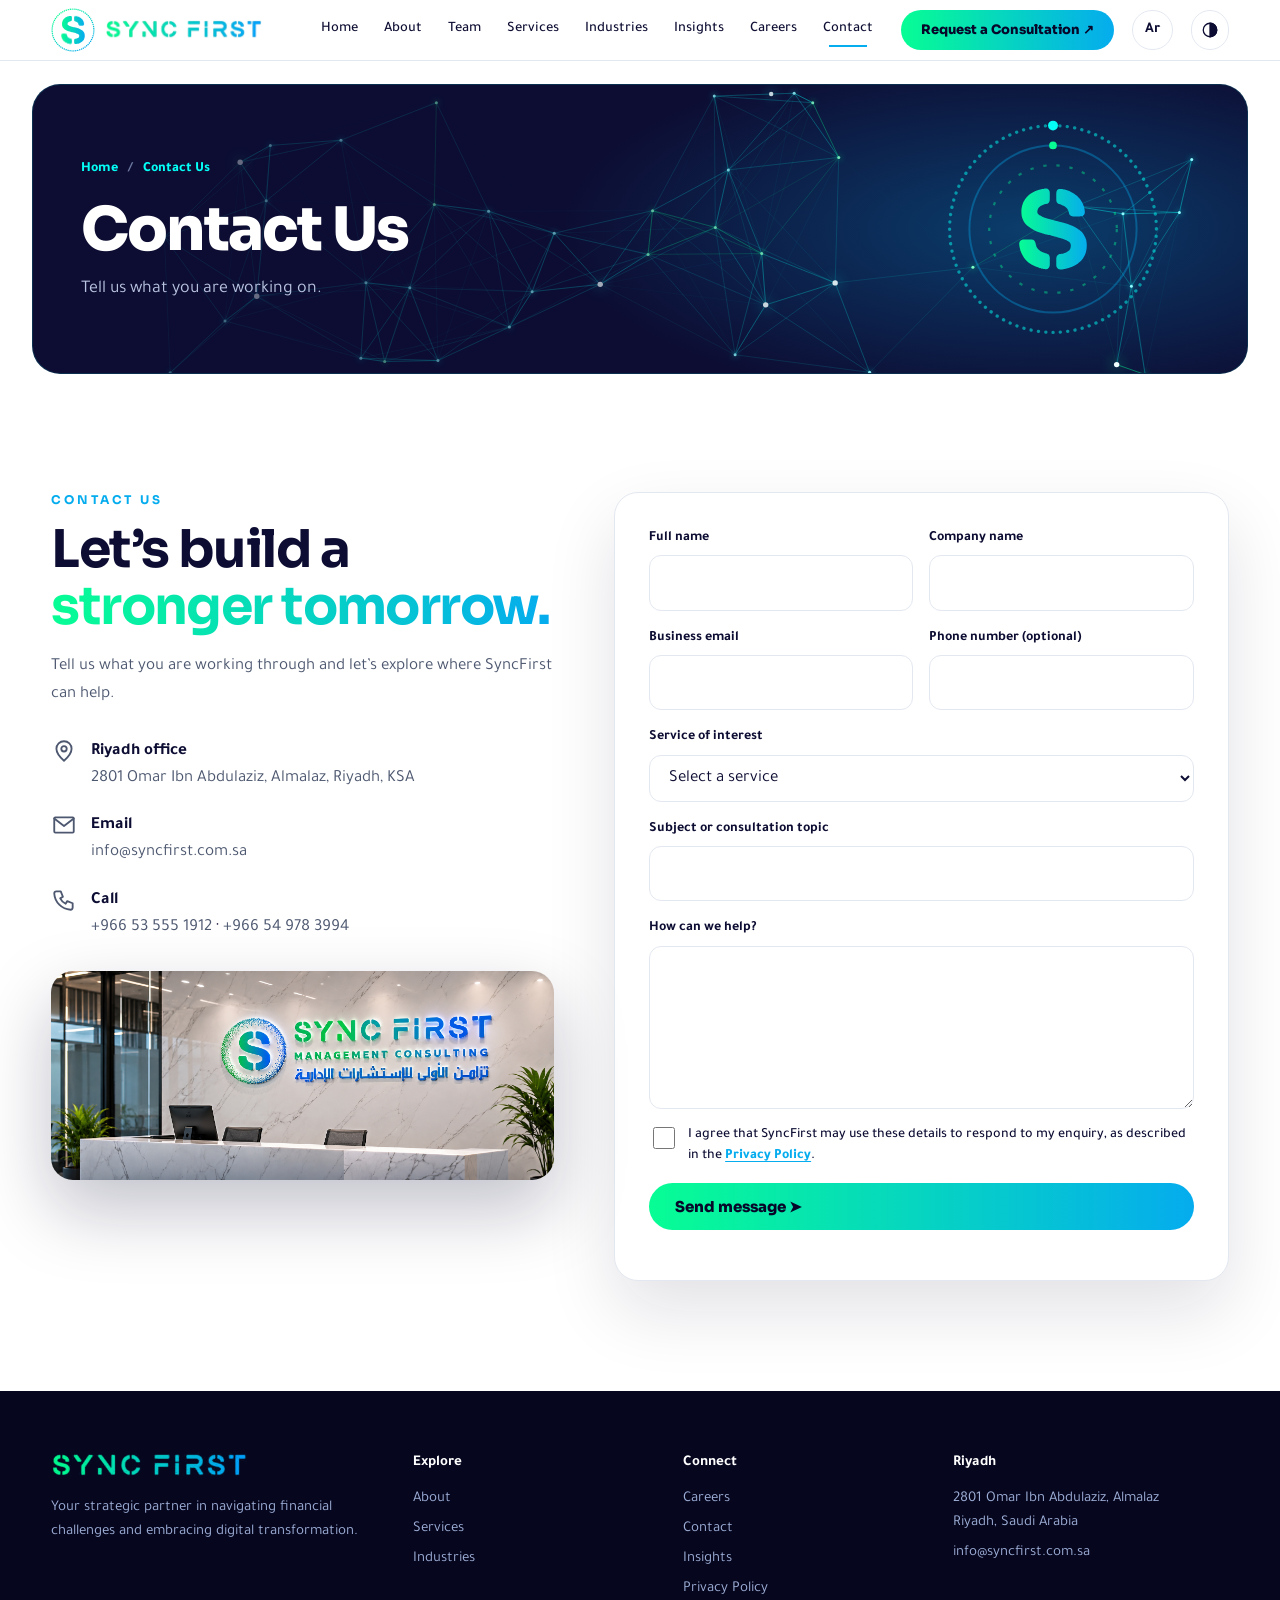
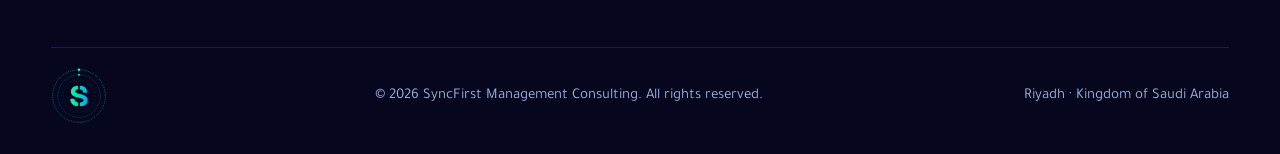
<file: contact/index.html>
<!doctype html>
<html lang="en" dir="ltr"><head><meta charset="utf-8">
<meta name="viewport" content="width=device-width, initial-scale=1, viewport-fit=cover">
<title>Contact SyncFirst | Request a Consultation in Riyadh</title>
<meta name="description" content="Request a consultation with SyncFirst. Tell us about your governance, risk, cybersecurity or transformation requirements.">
<meta name="theme-color" content="#0D0D33">
<link rel="canonical" href="https://syncfirst.com.sa/contact/">
<meta property="og:type" content="website"><meta property="og:site_name" content="SyncFirst Management Consulting"><meta property="og:title" content="Contact SyncFirst | Request a Consultation in Riyadh"><meta property="og:description" content="Request a consultation with SyncFirst. Tell us about your governance, risk, cybersecurity or transformation requirements."><meta property="og:url" content="https://syncfirst.com.sa/contact/"><meta property="og:image" content="https://syncfirst.com.sa/assets/images/hero.webp"><meta name="twitter:card" content="summary_large_image">
<link rel="icon" href="../assets/images/favicon.svg" type="image/svg+xml">
<link rel="preconnect" href="https://fonts.googleapis.com"><link rel="preconnect" href="https://fonts.gstatic.com" crossorigin>
<link href="https://fonts.googleapis.com/css2?family=Sora:wght@500;600;700;800&family=Tajawal:wght@400;500;700;800&display=swap" rel="stylesheet">

<script>document.documentElement.classList.add('js');window.__ROOT="../";window.__SITE="https://syncfirst.com.sa";window.__PM={"home": ["SyncFirst Management Consulting | Governance, Risk, Cybersecurity & Digital Transformation in Saudi Arabia", "Riyadh-based consulting firm combining internal audit, risk management, governance, cybersecurity, IT consulting and digital transformation for organizations in Saudi Arabia."], "about": ["About SyncFirst | Multidisciplinary Consulting Firm in Riyadh", "Learn about SyncFirst: our vision, mission, values and five-stage consulting approach, and the frameworks and standards our work draws on."], "team": ["Our Team | SyncFirst Management Consulting", "Meet the leadership and management team behind SyncFirst across audit, governance, risk, finance and technology."], "services": ["Consulting Services | Audit, Risk, Governance, Cybersecurity | SyncFirst", "Internal audit, risk management, governance and compliance, cybersecurity audit, IT governance, business continuity, fraud prevention and financial consulting."], "industries": ["Industries We Serve | Financial, Government, Healthcare, Energy | SyncFirst", "Sector-focused consulting for financial services, government, healthcare, energy and utilities, technology and telecom, real estate and construction in Saudi Arabia."], "insights": ["Insights & Engagement Examples | SyncFirst", "Perspectives and illustrative examples of how SyncFirst structures governance, risk, cybersecurity and transformation engagements."], "careers": ["Careers | SyncFirst Management Consulting", "Build your career with SyncFirst in an environment driven by integrity, collaboration, innovation and meaningful work."], "contact": ["Contact SyncFirst | Request a Consultation in Riyadh", "Request a consultation with SyncFirst. Tell us about your governance, risk, cybersecurity or transformation requirements."], "privacy": ["Privacy Policy | SyncFirst Management Consulting", "How SyncFirst handles the information you share through this website."]};</script>
<link rel="stylesheet" href="../assets/css/main.css"><link rel="stylesheet" href="../assets/css/refine.css"><link rel="stylesheet" href="../assets/css/polish.css">
<script type="application/ld+json">{"@context": "https://schema.org", "@type": "Organization", "name": "SyncFirst Management Consulting", "url": "https://syncfirst.com.sa/", "logo": "https://syncfirst.com.sa/assets/images/logo-wordmark.png", "email": "info@syncfirst.com.sa", "telephone": "+966535551912", "address": {"@type": "PostalAddress", "streetAddress": "2801 Omar Ibn Abdulaziz, Almalaz", "addressLocality": "Riyadh", "addressCountry": "SA"}}</script>
</head><body data-start="contact">
<svg width="0" height="0" style="position:absolute" aria-hidden="true"><defs><linearGradient id="g" gradientUnits="userSpaceOnUse" x1="20" y1="10" x2="80" y2="90"><stop offset="0" stop-color="#07FD94"/><stop offset="1" stop-color="#05ACEE"/></linearGradient></defs></svg>
<svg width="0" height="0" style="position:absolute"><defs><linearGradient id="g" gradientUnits="userSpaceOnUse" x1="20" y1="10" x2="80" y2="90"><stop offset="0" stop-color="#07FD94"/><stop offset="1" stop-color="#05ACEE"/></linearGradient></defs></svg>
<div id="pr" aria-hidden="true"></div>
<a class="skip" href="#main-content" data-skip>Skip to content</a>
<header><div class="c nv"><a class="br" href="#home"><svg class="mk" viewBox="0 0 100 100" aria-hidden="true"><circle cx="50" cy="50" r="47.5"/><defs><linearGradient id="sfH" gradientUnits="userSpaceOnUse" x1="16" y1="0" x2="84" y2="0"><stop offset="0" stop-color="#07FD94"/><stop offset="1" stop-color="#05ACEE"/></linearGradient></defs><g transform="translate(10 10) scale(.8)"><path class="sp sb" d="M57.52 90.00C57.23 90.01 57.00 89.99 56.78 89.96C56.55 89.93 56.38 89.90 56.17 89.84C55.97 89.78 55.73 89.69 55.53 89.60C55.33 89.50 55.15 89.39 54.98 89.27C54.80 89.15 54.64 89.01 54.50 88.87C54.35 88.72 54.21 88.56 54.09 88.39C53.96 88.22 53.85 88.04 53.75 87.84C53.65 87.64 53.57 87.43 53.50 87.20C53.43 86.98 53.38 86.76 53.34 86.48C53.30 86.19 53.28 86.53 53.26 85.49C53.25 84.44 53.23 81.38 53.24 80.21C53.26 79.04 53.28 78.93 53.34 78.45C53.39 77.97 53.50 77.60 53.59 77.31C53.68 77.02 53.76 76.91 53.87 76.71C53.99 76.51 54.13 76.32 54.30 76.13C54.47 75.94 54.69 75.74 54.89 75.58C55.10 75.43 55.21 75.33 55.52 75.20C55.82 75.06 55.95 74.95 56.74 74.77C57.52 74.59 59.31 74.33 60.24 74.10C61.17 73.87 61.81 73.59 62.32 73.40C62.83 73.22 62.98 73.14 63.29 72.99C63.60 72.83 63.88 72.69 64.19 72.49C64.50 72.30 64.87 72.04 65.16 71.81C65.44 71.59 65.67 71.40 65.90 71.16C66.12 70.93 66.34 70.66 66.52 70.40C66.70 70.14 66.85 69.88 66.98 69.59C67.11 69.30 67.22 69.00 67.31 68.66C67.41 68.33 67.48 67.98 67.52 67.61C67.57 67.23 67.59 66.79 67.59 66.42C67.59 66.05 67.56 65.69 67.51 65.37C67.45 65.05 67.37 64.75 67.26 64.47C67.15 64.20 67.00 63.96 66.85 63.75C66.70 63.53 66.56 63.38 66.38 63.20C66.20 63.02 66.17 62.95 65.77 62.67C65.37 62.40 64.53 61.85 63.99 61.55C63.46 61.24 63.31 61.14 62.57 60.82C61.84 60.50 60.96 60.09 59.59 59.63C58.23 59.16 56.18 58.53 54.37 58.03C52.55 57.53 50.27 57.00 48.69 56.63C47.10 56.25 46.32 56.15 44.86 55.78C43.39 55.42 41.08 54.78 39.88 54.43C38.69 54.09 38.56 54.03 37.68 53.73C36.80 53.43 35.49 52.97 34.61 52.63C33.73 52.29 33.05 52.00 32.39 51.69C31.72 51.39 31.34 51.20 30.62 50.80C29.90 50.41 28.89 49.84 28.08 49.30C27.26 48.77 26.43 48.17 25.72 47.61C25.02 47.05 24.38 46.47 23.84 45.95C23.31 45.43 22.93 44.99 22.52 44.50C22.11 44.00 21.77 43.60 21.39 42.97C21.00 42.35 20.51 41.37 20.21 40.73C19.92 40.10 19.81 39.79 19.63 39.17C19.44 38.56 19.23 37.77 19.10 37.04C18.97 36.31 18.89 35.60 18.84 34.78C18.78 33.96 18.75 32.95 18.77 32.12C18.78 31.28 18.84 30.56 18.95 29.78C19.05 29.00 19.18 28.26 19.39 27.44C19.60 26.62 19.95 25.56 20.21 24.85C20.46 24.13 20.59 23.82 20.93 23.17C21.27 22.51 21.76 21.63 22.23 20.92C22.70 20.22 23.20 19.58 23.76 18.92C24.33 18.26 25.00 17.55 25.61 16.98C26.22 16.40 26.70 16.00 27.41 15.49C28.11 14.97 28.97 14.37 29.84 13.87C30.71 13.37 31.89 12.81 32.61 12.47C33.32 12.13 33.33 12.12 34.14 11.85C34.94 11.58 36.24 11.13 37.43 10.85C38.62 10.56 40.45 10.28 41.28 10.14C42.11 10.00 42.08 10.03 42.40 10.01C42.73 9.99 42.98 10.00 43.22 10.02C43.47 10.03 43.68 10.07 43.88 10.11C44.09 10.16 44.29 10.22 44.47 10.29C44.65 10.36 44.80 10.44 44.97 10.54C45.14 10.65 45.32 10.78 45.47 10.93C45.63 11.07 45.77 11.22 45.89 11.39C46.02 11.56 46.13 11.74 46.23 11.93C46.33 12.13 46.40 12.23 46.50 12.56C46.59 12.89 46.72 13.38 46.78 13.91C46.84 14.44 46.84 14.61 46.85 15.73C46.86 16.85 46.84 19.64 46.83 20.64C46.81 21.63 46.78 21.37 46.74 21.68C46.70 21.99 46.64 22.27 46.57 22.52C46.50 22.76 46.44 22.95 46.33 23.16C46.23 23.37 46.09 23.59 45.95 23.79C45.80 23.98 45.62 24.16 45.45 24.30C45.29 24.45 45.20 24.54 44.94 24.68C44.68 24.81 44.52 24.93 43.88 25.13C43.24 25.33 41.91 25.61 41.08 25.88C40.26 26.14 39.39 26.52 38.91 26.73C38.42 26.94 38.41 26.97 38.16 27.12C37.91 27.27 37.64 27.45 37.40 27.63C37.16 27.80 36.91 28.00 36.70 28.19C36.49 28.38 36.32 28.55 36.13 28.76C35.94 28.97 35.72 29.22 35.56 29.45C35.39 29.69 35.26 29.91 35.14 30.17C35.02 30.42 34.92 30.69 34.83 31.00C34.74 31.31 34.66 31.71 34.61 32.04C34.55 32.36 34.53 32.65 34.52 32.93C34.52 33.21 34.53 33.47 34.57 33.71C34.61 33.95 34.68 34.17 34.77 34.39C34.87 34.61 34.94 34.77 35.16 35.02C35.37 35.27 35.69 35.60 36.05 35.89C36.41 36.19 36.76 36.45 37.32 36.77C37.88 37.10 38.76 37.54 39.41 37.85C40.05 38.15 40.26 38.26 41.19 38.59C42.12 38.92 42.74 39.23 45.00 39.84C47.25 40.45 52.29 41.65 54.70 42.27C57.11 42.89 57.83 43.10 59.47 43.57C61.11 44.04 62.95 44.53 64.54 45.07C66.13 45.61 67.76 46.28 68.99 46.82C70.22 47.35 71.06 47.81 71.95 48.29C72.83 48.77 73.64 49.25 74.33 49.70C75.02 50.14 75.49 50.49 76.09 50.97C76.69 51.45 77.34 52.01 77.90 52.57C78.46 53.13 78.95 53.69 79.44 54.31C79.93 54.94 80.45 55.71 80.84 56.33C81.23 56.95 81.50 57.44 81.77 58.05C82.05 58.65 82.31 59.33 82.51 59.96C82.72 60.60 82.86 61.13 83.00 61.88C83.13 62.63 83.26 63.62 83.32 64.46C83.38 65.30 83.39 66.04 83.36 66.90C83.33 67.76 83.27 68.72 83.16 69.59C83.04 70.47 82.87 71.35 82.68 72.15C82.49 72.95 82.27 73.62 82.00 74.37C81.72 75.13 81.40 75.94 81.02 76.69C80.65 77.43 80.22 78.14 79.75 78.82C79.28 79.51 78.77 80.16 78.19 80.81C77.62 81.45 76.93 82.14 76.30 82.71C75.67 83.28 75.15 83.70 74.41 84.23C73.67 84.75 72.60 85.41 71.86 85.84C71.11 86.28 70.78 86.46 69.93 86.83C69.08 87.20 67.67 87.75 66.75 88.07C65.83 88.39 65.09 88.58 64.41 88.77C63.73 88.95 63.40 89.02 62.67 89.17C61.94 89.33 60.72 89.56 60.02 89.68C59.32 89.81 58.91 89.87 58.49 89.92C58.08 89.97 57.80 89.99 57.52 90.00Z"/><path class="sp st" d="M78.17 37.43C77.74 37.49 77.68 37.54 76.38 37.56C75.07 37.59 71.58 37.59 70.32 37.57C69.05 37.54 69.15 37.46 68.80 37.41C68.44 37.36 68.39 37.31 68.20 37.24C68.01 37.18 67.90 37.14 67.68 37.00C67.46 36.86 67.12 36.63 66.89 36.40C66.66 36.17 66.44 35.86 66.29 35.61C66.14 35.37 66.14 35.42 65.98 34.91C65.81 34.40 65.50 33.18 65.29 32.56C65.09 31.94 64.97 31.62 64.77 31.20C64.56 30.77 64.35 30.37 64.08 29.99C63.80 29.61 63.48 29.24 63.13 28.91C62.79 28.58 62.46 28.32 62.02 28.01C61.57 27.69 61.05 27.33 60.47 27.02C59.89 26.72 59.35 26.49 58.53 26.19C57.70 25.88 56.12 25.41 55.50 25.17C54.87 24.93 55.01 24.92 54.78 24.75C54.56 24.57 54.31 24.31 54.14 24.12C53.98 23.93 53.89 23.76 53.79 23.59C53.70 23.41 53.63 23.26 53.56 23.06C53.49 22.85 53.43 22.60 53.38 22.36C53.33 22.11 53.31 22.71 53.28 21.59C53.26 20.46 53.22 16.94 53.24 15.61C53.25 14.29 53.32 14.08 53.37 13.63C53.41 13.18 53.47 13.12 53.53 12.91C53.59 12.70 53.65 12.55 53.74 12.37C53.83 12.18 53.95 11.99 54.07 11.81C54.19 11.64 54.34 11.47 54.47 11.33C54.61 11.19 54.73 11.08 54.88 10.98C55.03 10.87 55.20 10.77 55.36 10.70C55.52 10.63 55.64 10.58 55.83 10.54C56.01 10.49 56.21 10.45 56.47 10.42C56.73 10.40 57.07 10.38 57.40 10.39C57.73 10.39 57.79 10.36 58.45 10.47C59.10 10.57 60.65 10.86 61.32 11.00C62.00 11.15 61.85 11.13 62.51 11.33C63.16 11.54 64.52 11.98 65.26 12.25C66.00 12.52 66.21 12.61 66.95 12.96C67.69 13.32 68.74 13.80 69.70 14.38C70.66 14.96 72.05 15.99 72.68 16.45C73.32 16.91 73.16 16.82 73.51 17.14C73.87 17.46 74.32 17.85 74.82 18.36C75.31 18.88 76.05 19.70 76.49 20.23C76.93 20.75 77.15 21.07 77.47 21.53C77.79 21.99 78.14 22.54 78.41 22.99C78.67 23.44 78.82 23.73 79.06 24.23C79.31 24.72 79.65 25.46 79.86 25.96C80.07 26.47 80.15 26.73 80.32 27.27C80.48 27.82 80.73 28.68 80.87 29.25C81.01 29.82 81.09 30.23 81.17 30.71C81.26 31.20 81.33 31.72 81.37 32.16C81.41 32.59 81.43 32.96 81.43 33.30C81.43 33.64 81.41 33.93 81.37 34.20C81.33 34.46 81.29 34.67 81.21 34.91C81.13 35.14 81.02 35.37 80.89 35.60C80.75 35.82 80.59 36.04 80.40 36.24C80.20 36.45 79.95 36.66 79.71 36.82C79.47 36.98 79.22 37.11 78.96 37.21C78.71 37.31 78.60 37.37 78.17 37.43Z"/><path class="sp sl" d="M42.86 89.73C42.64 89.74 42.48 89.73 42.24 89.70C42.00 89.68 42.05 89.69 41.40 89.57C40.76 89.44 39.15 89.13 38.36 88.95C37.56 88.78 37.47 88.77 36.65 88.51C35.83 88.25 34.51 87.85 33.44 87.42C32.38 86.99 31.17 86.38 30.27 85.91C29.37 85.45 28.79 85.10 28.03 84.61C27.28 84.13 26.30 83.42 25.74 82.99C25.18 82.56 25.01 82.37 24.65 82.05C24.30 81.73 23.95 81.39 23.63 81.06C23.30 80.73 23.00 80.40 22.71 80.07C22.43 79.75 22.24 79.53 21.92 79.10C21.59 78.67 21.13 78.04 20.76 77.47C20.40 76.91 20.00 76.21 19.73 75.72C19.46 75.23 19.39 75.08 19.14 74.54C18.90 74.00 18.51 73.11 18.27 72.50C18.04 71.90 17.88 71.38 17.73 70.90C17.58 70.41 17.53 70.22 17.39 69.60C17.25 68.98 17.03 67.91 16.90 67.18C16.78 66.44 16.69 65.68 16.65 65.19C16.60 64.69 16.62 64.50 16.64 64.20C16.66 63.90 16.70 63.65 16.78 63.37C16.85 63.10 16.97 62.81 17.09 62.56C17.22 62.31 17.38 62.08 17.55 61.88C17.72 61.67 17.91 61.48 18.12 61.31C18.33 61.14 18.56 60.99 18.82 60.87C19.07 60.74 19.35 60.64 19.65 60.56C19.94 60.48 20.14 60.43 20.60 60.39C21.06 60.35 21.11 60.33 22.41 60.33C23.71 60.32 27.17 60.33 28.39 60.37C29.61 60.41 29.39 60.50 29.71 60.56C30.03 60.62 30.11 60.67 30.29 60.74C30.47 60.81 30.58 60.85 30.80 60.99C31.01 61.14 31.34 61.36 31.58 61.60C31.81 61.85 32.05 62.19 32.21 62.48C32.38 62.78 32.41 62.78 32.57 63.39C32.74 64.00 33.04 65.47 33.23 66.14C33.42 66.82 33.49 67.00 33.70 67.45C33.90 67.90 34.23 68.45 34.47 68.83C34.70 69.20 34.91 69.44 35.12 69.69C35.33 69.94 35.39 70.05 35.72 70.35C36.05 70.65 36.66 71.16 37.11 71.49C37.56 71.82 37.87 72.04 38.43 72.32C38.99 72.61 39.45 72.82 40.46 73.19C41.48 73.57 43.70 74.27 44.51 74.59C45.31 74.90 45.06 74.87 45.30 75.06C45.54 75.24 45.77 75.50 45.93 75.69C46.09 75.89 46.17 76.04 46.27 76.23C46.38 76.42 46.47 76.63 46.54 76.85C46.61 77.07 46.67 77.29 46.72 77.56C46.77 77.82 46.81 77.30 46.83 78.46C46.85 79.61 46.85 83.28 46.84 84.48C46.84 85.68 46.81 85.33 46.78 85.68C46.74 86.02 46.69 86.28 46.64 86.54C46.59 86.80 46.53 87.02 46.45 87.24C46.37 87.45 46.28 87.66 46.18 87.85C46.08 88.04 45.96 88.22 45.83 88.38C45.69 88.54 45.54 88.69 45.38 88.82C45.22 88.96 45.04 89.08 44.86 89.18C44.67 89.29 44.46 89.38 44.25 89.46C44.04 89.54 43.81 89.61 43.58 89.65C43.35 89.70 43.09 89.72 42.86 89.73Z"/></g></svg><img class="wm" src="../assets/images/logo-wordmark.png" width="150" height="24" alt="SYNC FIRST"></a>
<nav id="nav" aria-label="Primary"><a href="#home">Home</a><a href="#about">About</a><a href="#team">Team</a><a href="#services">Services</a><a href="#industries">Industries</a><a href="#insights">Insights</a><a href="#careers">Careers</a><a href="#contact">Contact</a></nav>
<a class="btn g" href="#contact">Request a Consultation ↗</a><button id="lg" aria-label="Language">Ar</button><button id="th" aria-label="Toggle theme" data-i="half"></button><button id="bg" aria-label="Menu" aria-controls="nav" aria-expanded="false" data-i="menu"></button></div></header>

<main id="main-content" tabindex="-1">
<section id="pbn" hidden><div class="c"><div class="bc"><a href="#home">Home</a><i>/</i><span id="bcp"></span></div><h1 id="pbt"></h1><p id="pbs"></p></div></section>
<section class="hero" data-p="home" id="top"><img class="hbg" src="../assets/images/hero-bg.webp" srcset="../assets/images/hero-bg-960.webp 960w, ../assets/images/hero-bg.webp 1672w" sizes="100vw" width="1672" height="941" decoding="async" alt=""><div class="gridfx"></div>
<div class="c hb"><div><span class="eb" style="color:var(--cyan)">Technology &amp; business consulting</span>
<h1><span class="ln"><span class="w"><i style="--d:0">Building</i></span> <span class="w"><i style="--d:1">Resilience.</i></span></span><span class="ln grad"><span class="w"><i style="--d:3">Enabling</i></span> <span class="w"><i style="--d:4">Transformation.</i></span></span></h1>
<p class="l" data-en="We deliver integrated consulting and technology solutions across governance, risk management, internal audit, financial advisory, IT services, cybersecurity, and digital transformation—helping organizations enhance efficiency, strengthen resilience, and achieve sustainable growth." data-ar="نقدّم حلولاً متكاملة في الاستشارات الإدارية والمالية، والحوكمة وإدارة المخاطر والتدقيق الداخلي، إلى جانب خدمات تقنية المعلومات والأمن السيبراني والتحوّل الرقمي، لتمكين المؤسسات من رفع كفاءتها وتعزيز مرونتها وتحقيق النمو المستدام.">We deliver integrated consulting and technology solutions across governance, risk management, internal audit, financial advisory, IT services, cybersecurity, and digital transformation—helping organizations enhance efficiency, strengthen resilience, and achieve sustainable growth.</p>
<div class="act"><a class="btn g" href="#services">Explore Our Services ↗</a><a class="btn o" href="#contact" data-pre="">Request a Consultation</a></div></div>
<div class="cvw"><canvas id="cv" aria-label="Interactive 3D SyncFirst logo"></canvas><span class="nd on" style="top:6%;left:12%" data-i="shield"></span><span class="nd on" style="top:3%;right:14%" data-i="server"></span><span class="nd on" style="top:44%;right:-2%" data-i="clip"></span><span class="nd on" style="bottom:8%;right:12%" data-i="scale"></span><span class="nd on" style="bottom:10%;left:10%" data-i="chart"></span><span class="nd on" style="top:44%;left:-2%" data-i="cpu"></span><div class="ar">Management Consulting · Your partner for growth</div></div></div></section>
<div class="mq" data-p="home" aria-hidden="true"><div id="mqi"></div></div>
<section class="sec" data-p="home" id="who"></section>

<section class="sec" data-p="about" id="about"><div class="c ab"><div class="ph rv rl"><img src="../assets/images/about-team.webp" loading="lazy" decoding="async" alt="Team discussion in a modern Riyadh office"><div class="fl"><b>2030</b>Supporting Saudi Vision 2030</div></div>
<div class="rv rr"><span class="eb">About SyncFirst</span><h2>Purpose. People. <span class="grad">Progress.</span></h2><p style="margin:22px 0">We help businesses navigate financial challenges and adapt to digital transformation amid rapid technological change. Our integrated solutions combine cutting-edge technology with best practices in accounting and internal auditing, strengthening cybersecurity and system development for efficiency and security.</p><p>More than a service provider, we are a strategic partner committed to helping clients build resilient, flexible work environments aligned with their goals, positioning them as leaders in tackling future challenges while achieving today’s objectives.</p>
</div></div></section>

<section class="sec tint" data-p="team" id="team"><div class="c"><div class="sh rv"><div><span class="eb">Our team</span><h2>The people behind <span class="grad">the practice.</span></h2></div><p>Specialised expertise across audit, governance, risk, compliance, finance and technology, with experience across the Gulf.</p></div><h3 class="sub rv">Leadership</h3><div class="lead2" id="tl1"></div><h3 class="sub rv">Management team</h3><div class="mg" id="tl2"></div></div></section>
<section class="sec tint" data-p="services" id="services"><div class="c"><div class="sh rv"><div><span class="eb">Our services</span><h2>Integrated solutions for a<br><span class="grad">stronger tomorrow.</span></h2></div><p>Ten connected service lines combining strategic consulting expertise with practical technology solutions to strengthen performance, resilience and sustainable growth.</p></div><div class="sg" id="sg"></div></div></section>

<section class="sec" data-p="home" id="cap"><div class="c"><div class="sh rv"><div><span class="eb">What we do</span><h2>Capabilities built for <span class="grad">what’s next.</span></h2></div><p>Ten connected capabilities that strengthen how your organization is governed, secured, financed and run.</p></div><div class="cp rv"><div class="cl" id="cl"></div><div class="cpv"><img id="cpi" alt=""><div class="cpt"><span class="eb" id="cpn"></span><h3 id="cpt"></h3><p id="cpd"></p><ul id="cpu"></ul><a class="btn g" href="#services">Explore services ↗</a></div></div></div></div></section>
<div class="bigt" data-p="home"><div><span>Audit · Risk · Security · Governance · Digital · Strategy ·</span><span>Audit · Risk · Security · Governance · Digital · Strategy ·</span></div></div>
<section class="sec ch" data-p="home"><img src="../assets/images/challenges-bg.webp" loading="lazy" decoding="async" alt=""><div class="c" style="position:relative"><span class="eb" style="color:var(--cyan)">Business challenges</span><h2 class="rv">Business Challenges <span class="grad">We Help Address</span></h2><p class="rv lead-p">Each challenge below links to the SyncFirst service line that addresses it.</p><div class="chg" id="chg"></div></div></section>

<section class="sec tint" data-p="about"><div class="c"><div class="vz"><div class="vl rv rl"><img src="../assets/images/vision-2030.webp" loading="lazy" decoding="async" width="720" height="448" alt="Saudi Vision 2030"></div><div class="rv rr"><span class="eb">Our vision</span><h2>Aligned with Saudi Arabia’s <span class="grad">Vision 2030.</span></h2><p style="color:var(--mut);margin-top:20px">Sync First strives to be the trusted strategic partner in supporting Saudi Arabia’s Vision 2030 by helping businesses achieve sustainable growth through innovative solutions that integrate digital transformation with effective financial management. We also focus on reinforcing internal controls and developing advanced, secure IT infrastructures.</p></div></div></div></section>
<section class="sec" data-p="about"><div class="c"><div class="sh rv"><div><span class="eb">Our mission</span><h2>Five commitments to <span class="grad">every client.</span></h2></div></div><div class="mi" id="msn"></div></div></section>
<section class="sec tint" data-p="about"><div class="c"><div class="sh rv"><div><span class="eb">Our core values</span><h2>What guides <span class="grad">every engagement.</span></h2></div></div><div class="mi" id="vals"></div></div></section>
<section class="sec" data-p="about" id="approach"><div class="c"><div class="apw"><div class="ph rv rl"><img src="../assets/images/approach.webp" loading="lazy" decoding="async" alt="Strategic planning on a shared workspace"></div><div class="rv rr"><span class="eb">Our methodology</span><h2>Our consulting approach: <span class="grad">five connected stages.</span></h2><p class="lead-p" style="margin-top:18px">Every engagement follows the same disciplined path, adapted to the size, sector and maturity of the client.</p></div></div><div class="ap" id="ap"></div><div id="fwx"></div></div></section>

<section class="sec tint" data-p="industries" id="industries"><div class="c"><div class="sh rv"><div><span class="eb">Industries we serve</span><h2>Deep expertise across <span class="grad">key sectors.</span></h2></div><p>Our work is grounded in the markets, regulations and ambitions shaping the Kingdom.</p></div>
<div class="ix" id="ix"></div></div></section>

<section class="sec" data-p="home"><div class="c"><div class="st"><div class="rv"><b class="grad" data-n="10">0</b><span>Service lines</span></div><div class="rv" style="--i:1"><b class="grad" data-n="6">0</b><span>Sectors served</span></div><div class="rv" style="--i:2"><b class="grad" data-n="5">0</b><span>Core values</span></div><div class="rv" style="--i:3"><b class="grad" data-n="2030" data-sep="1">0</b><span>Vision we support</span></div></div>
<div id="whyh"></div><div class="wy" id="wy"></div></div></section>

<section class="sec" data-p="insights" id="cases"></section>
<section class="sec tint" data-p="insights" id="insights"><div class="c"><div class="sh rv"><div><span class="eb">Insights &amp; perspectives</span><h2>Thought leadership and <span class="grad">latest trends.</span></h2></div></div><div class="ig" id="ig"></div></div></section>

<section class="sec ca" data-p="careers" id="careers"><img src="../assets/images/careers-team.webp" width="900" height="344" loading="lazy" decoding="async" alt="Colleagues collaborating"><div class="c"><span class="eb" style="color:var(--cyan)">Careers</span><h2 class="rv">Be part of a <span class="grad">brighter future.</span></h2><p class="rv" style="margin:22px 0 30px">Build your career in an environment driven by integrity, collaboration, innovation and meaningful impact. Grow through complex work, make a real difference, and bring your own perspective.</p><div class="perks rv"><span data-i="award">Meaningful work</span><span data-i="rocket">Professional growth</span><span data-i="users">Collaborative culture</span></div><a class="btn g rv" href="mailto:careers@syncfirst.com.sa?subject=Career enquiry">Introduce yourself ↗</a></div></section>
<section class="sec cw" data-p="careers"><div class="c"><div class="cwh"><div><span class="eb">Why SyncFirst</span><h2>A career that<br><span class="grad">grows with you.</span></h2></div><p>We bring together diverse expertise, a culture of continuous learning and a shared commitment to excellence. At SyncFirst, you will work on high-impact engagements across governance, risk, cybersecurity, technology and transformation, in a supportive and inclusive environment.</p></div>
<div class="cwg"><article><svg class="cwi" viewBox="0 0 48 48" fill="none" stroke="currentColor" stroke-width="2.4" stroke-linecap="round" stroke-linejoin="round" aria-hidden="true"><circle cx="22" cy="26" r="16"/><circle cx="22" cy="26" r="10"/><circle cx="22" cy="26" r="4"/><path d="M22 26 40 8M34 8h6v6"/></svg><h3>Purposeful impact</h3><p>Contribute to client success and to the wider development of organizations in Saudi Arabia.</p></article><article><svg class="cwi" viewBox="0 0 48 48" fill="none" stroke="currentColor" stroke-width="2.4" stroke-linecap="round" stroke-linejoin="round" aria-hidden="true"><rect x="5" y="30" width="8" height="12" rx="1.5"/><rect x="19" y="20" width="8" height="22" rx="1.5"/><rect x="33" y="8" width="8" height="34" rx="1.5"/></svg><h3>Continuous learning</h3><p>Build new skills, gain recognized expertise and stay ahead of industry trends.</p></article><article><svg class="cwi" viewBox="0 0 48 48" fill="none" stroke="currentColor" stroke-width="2.4" stroke-linecap="round" stroke-linejoin="round" aria-hidden="true"><circle cx="17" cy="14" r="6.5"/><path d="M4 40c0-8 5-13 13-13s13 5 13 13"/><circle cx="34" cy="17" r="5"/><path d="M34 28c6 0 10 4.5 10 11"/></svg><h3>Collaborative teams</h3><p>Work with experienced professionals who value knowledge sharing and teamwork.</p></article><article><svg class="cwi" viewBox="0 0 48 48" fill="none" stroke="currentColor" stroke-width="2.4" stroke-linecap="round" stroke-linejoin="round" aria-hidden="true"><path d="M24 43V22"/><path d="M24 26C13 26 8 19 8 9c11 0 16 6 16 17Z"/><path d="M24 22c0-9 5-14 16-14 0 9-5 15-16 15"/></svg><h3>Career development</h3><p>Clear growth paths and opportunities to take on greater responsibility.</p></article></div></div></section>
<section class="sec cl2" data-p="careers"><div class="c"><div class="clp"><figure class="clf"><img src="../assets/images/careers-life.webp" width="1000" height="325" loading="lazy" decoding="async" alt="Riyadh skyline at dusk"></figure><div class="clt"><span class="eb">Our people</span><h2>Life at <span class="grad">SyncFirst</span></h2><p>A supportive, respectful and high-performing workplace where people are empowered to learn, collaborate and make a difference.</p><ul><li><svg viewBox="0 0 24 24" aria-hidden="true"><circle cx="12" cy="12" r="11" fill="currentColor"/><path d="m7 12.5 3.2 3.2L17 9" fill="none" stroke="#06143a" stroke-width="2.4" stroke-linecap="round" stroke-linejoin="round"/></svg><span>A culture built on integrity and trust</span></li><li><svg viewBox="0 0 24 24" aria-hidden="true"><circle cx="12" cy="12" r="11" fill="currentColor"/><path d="m7 12.5 3.2 3.2L17 9" fill="none" stroke="#06143a" stroke-width="2.4" stroke-linecap="round" stroke-linejoin="round"/></svg><span>Exposure to diverse industries and complex challenges</span></li><li><svg viewBox="0 0 24 24" aria-hidden="true"><circle cx="12" cy="12" r="11" fill="currentColor"/><path d="m7 12.5 3.2 3.2L17 9" fill="none" stroke="#06143a" stroke-width="2.4" stroke-linecap="round" stroke-linejoin="round"/></svg><span>Mentorship and knowledge sharing</span></li><li><svg viewBox="0 0 24 24" aria-hidden="true"><circle cx="12" cy="12" r="11" fill="currentColor"/><path d="m7 12.5 3.2 3.2L17 9" fill="none" stroke="#06143a" stroke-width="2.4" stroke-linecap="round" stroke-linejoin="round"/></svg><span>A strong focus on professional and personal growth</span></li></ul></div></div></div></section>
<section class="sec cj" data-p="careers"><div class="c"><div class="cjb"><svg class="cjm" viewBox="0 0 48 48" fill="none" stroke="currentColor" stroke-width="2.4" stroke-linecap="round" stroke-linejoin="round" aria-hidden="true"><rect x="5" y="9" width="38" height="30" rx="4"/><path d="m6 13 18 14 18-14"/></svg><div class="cjt"><h2>Interested in joining SyncFirst?</h2><p>Share your profile with us, and we’ll get in touch when a suitable opportunity arises.</p></div><a class="btn g" href="mailto:careers@syncfirst.com.sa?subject=Career enquiry">Introduce yourself ↗</a></div></div></section>

<section class="sec" data-p="contact" id="contact"><div class="c ct"><div class="rv rl"><span class="eb">Contact us</span><h2>Let’s build a <span class="grad">stronger tomorrow.</span></h2><p style="color:var(--mut);margin-top:18px">Tell us what you are working through and let’s explore where SyncFirst can help.</p>
<div class="ci"><div><span class="ic" data-i="pin"></span><p style="margin:0"><b>Riyadh office</b><span>2801 Omar Ibn Abdulaziz, Almalaz, Riyadh, KSA</span></p></div><div><span class="ic" data-i="mail"></span><p style="margin:0"><b>Email</b><a href="mailto:info@syncfirst.com.sa">info@syncfirst.com.sa</a></p></div><div><span class="ic" data-i="phone"></span><p style="margin:0"><b>Call</b><a href="tel:+966535551912">+966 53 555 1912</a> · <a href="tel:+966549783994">+966 54 978 3994</a></p></div></div>
<div class="ph" style="margin-top:30px;aspect-ratio:2.4"><img src="../assets/images/reception.webp" loading="lazy" decoding="async" alt="SyncFirst reception"></div></div>
<form class="rv rr" id="fm" novalidate></form></div></section>

<section class="sec" data-p="privacy" id="privacy"></section>
<section class="cta" data-p="home"><img src="../assets/images/cta-bg.webp" loading="lazy" decoding="async" alt=""><div class="c"><h2 class="rv">Ready to sync your <span class="grad">next move?</span></h2><a class="btn g rv" href="#contact">Talk to our experts ↗</a></div></section>
</main>
<footer><div class="c"><div class="fg"><div><img class="wm" style="height:30px" src="../assets/images/logo-wordmark.png" width="150" height="24" alt="SYNC FIRST"><p>Your strategic partner in navigating financial challenges and embracing digital transformation.</p></div><div><h4>Explore</h4><a href="#about">About</a><a href="#services">Services</a><a href="#industries">Industries</a></div><div><h4>Connect</h4><a href="#careers">Careers</a><a href="#contact">Contact</a><a href="#insights">Insights</a><a href="#privacy">Privacy Policy</a></div><div><h4>Riyadh</h4>2801 Omar Ibn Abdulaziz, Almalaz<br>Riyadh, Saudi Arabia<a href="mailto:info@syncfirst.com.sa">info@syncfirst.com.sa</a></div></div><div class="fb"><span>© 2026 SyncFirst Management Consulting. All rights reserved.</span><span>Riyadh · Kingdom of Saudi Arabia</span></div></div></footer>
<div id="md" role="dialog" aria-modal="true" aria-labelledby="mt" tabindex="-1"><div><img id="mi" alt="" width="620" height="190"><div class="b"><button id="mx" type="button" aria-label="Close">×</button><h2 id="mt" style="font-size:28px"></h2><div id="mbody"></div></div></div></div>

<noscript><p style="position:fixed;bottom:0;left:0;right:0;background:#0D0D33;color:#fff;padding:14px;text-align:center;z-index:99">This website needs JavaScript for most of its content. Contact us at <a href="mailto:info@syncfirst.com.sa" style="text-decoration:underline">info@syncfirst.com.sa</a>.</p></noscript>
<script src="../assets/js/config.js"></script><script src="../assets/js/main.js"></script><script src="../assets/js/profiles.js"></script><script src="../assets/js/content.js"></script><script src="../assets/js/connected_intelligence.js"></script>
<script src="../assets/js/polish.js"></script>
<script src="../assets/js/updates.js"></script>
</body></html>
</file>
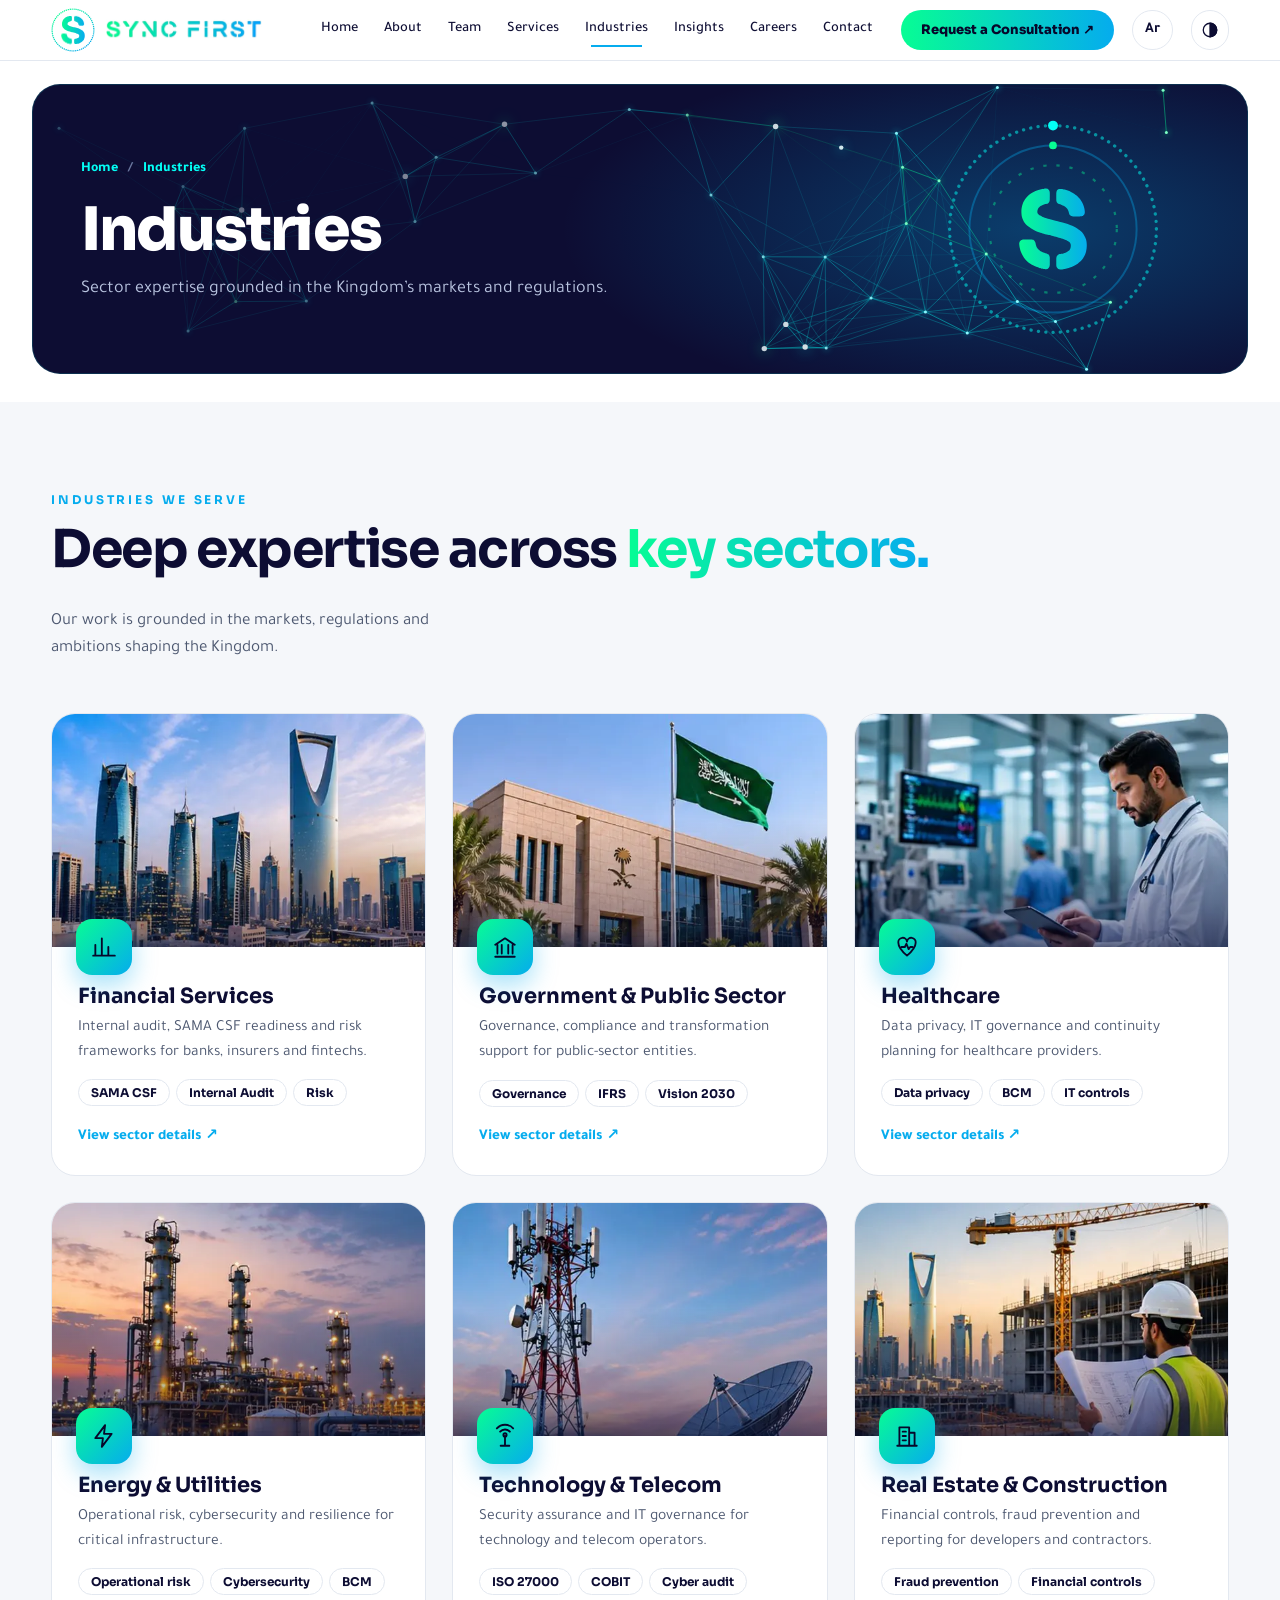
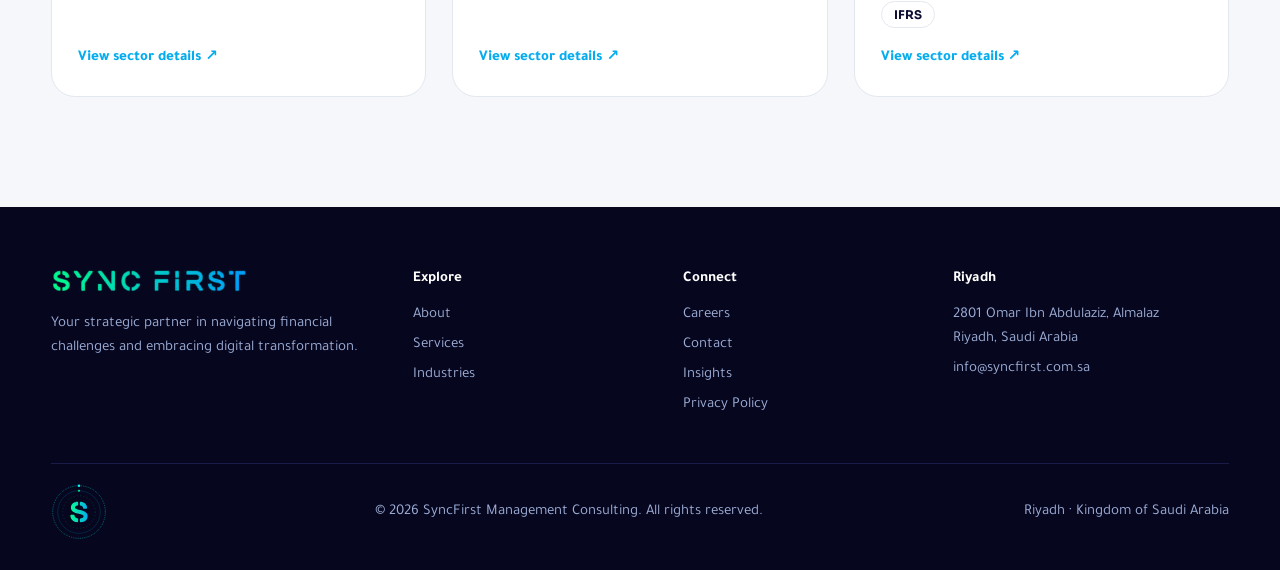
<file: industries/index.html>
<!doctype html>
<html lang="en" dir="ltr"><head><meta charset="utf-8">
<meta name="viewport" content="width=device-width, initial-scale=1, viewport-fit=cover">
<title>Industries We Serve | Financial, Government, Healthcare, Energy | SyncFirst</title>
<meta name="description" content="Sector-focused consulting for financial services, government, healthcare, energy and utilities, technology and telecom, real estate and construction in Saudi Arabia.">
<meta name="theme-color" content="#0D0D33">
<link rel="canonical" href="https://syncfirst.com.sa/industries/">
<meta property="og:type" content="website"><meta property="og:site_name" content="SyncFirst Management Consulting"><meta property="og:title" content="Industries We Serve | Financial, Government, Healthcare, Energy | SyncFirst"><meta property="og:description" content="Sector-focused consulting for financial services, government, healthcare, energy and utilities, technology and telecom, real estate and construction in Saudi Arabia."><meta property="og:url" content="https://syncfirst.com.sa/industries/"><meta property="og:image" content="https://syncfirst.com.sa/assets/images/hero.webp"><meta name="twitter:card" content="summary_large_image">
<link rel="icon" href="../assets/images/favicon.svg" type="image/svg+xml">
<link rel="preconnect" href="https://fonts.googleapis.com"><link rel="preconnect" href="https://fonts.gstatic.com" crossorigin>
<link href="https://fonts.googleapis.com/css2?family=Sora:wght@500;600;700;800&family=Tajawal:wght@400;500;700;800&display=swap" rel="stylesheet">

<script>document.documentElement.classList.add('js');window.__ROOT="../";window.__SITE="https://syncfirst.com.sa";window.__PM={"home": ["SyncFirst Management Consulting | Governance, Risk, Cybersecurity & Digital Transformation in Saudi Arabia", "Riyadh-based consulting firm combining internal audit, risk management, governance, cybersecurity, IT consulting and digital transformation for organizations in Saudi Arabia."], "about": ["About SyncFirst | Multidisciplinary Consulting Firm in Riyadh", "Learn about SyncFirst: our vision, mission, values and five-stage consulting approach, and the frameworks and standards our work draws on."], "team": ["Our Team | SyncFirst Management Consulting", "Meet the leadership and management team behind SyncFirst across audit, governance, risk, finance and technology."], "services": ["Consulting Services | Audit, Risk, Governance, Cybersecurity | SyncFirst", "Internal audit, risk management, governance and compliance, cybersecurity audit, IT governance, business continuity, fraud prevention and financial consulting."], "industries": ["Industries We Serve | Financial, Government, Healthcare, Energy | SyncFirst", "Sector-focused consulting for financial services, government, healthcare, energy and utilities, technology and telecom, real estate and construction in Saudi Arabia."], "insights": ["Insights & Engagement Examples | SyncFirst", "Perspectives and illustrative examples of how SyncFirst structures governance, risk, cybersecurity and transformation engagements."], "careers": ["Careers | SyncFirst Management Consulting", "Build your career with SyncFirst in an environment driven by integrity, collaboration, innovation and meaningful work."], "contact": ["Contact SyncFirst | Request a Consultation in Riyadh", "Request a consultation with SyncFirst. Tell us about your governance, risk, cybersecurity or transformation requirements."], "privacy": ["Privacy Policy | SyncFirst Management Consulting", "How SyncFirst handles the information you share through this website."]};</script>
<link rel="stylesheet" href="../assets/css/main.css"><link rel="stylesheet" href="../assets/css/refine.css"><link rel="stylesheet" href="../assets/css/polish.css">
<script type="application/ld+json">{"@context": "https://schema.org", "@type": "Organization", "name": "SyncFirst Management Consulting", "url": "https://syncfirst.com.sa/", "logo": "https://syncfirst.com.sa/assets/images/logo-wordmark.png", "email": "info@syncfirst.com.sa", "telephone": "+966535551912", "address": {"@type": "PostalAddress", "streetAddress": "2801 Omar Ibn Abdulaziz, Almalaz", "addressLocality": "Riyadh", "addressCountry": "SA"}}</script>
</head><body data-start="industries">
<svg width="0" height="0" style="position:absolute" aria-hidden="true"><defs><linearGradient id="g" gradientUnits="userSpaceOnUse" x1="20" y1="10" x2="80" y2="90"><stop offset="0" stop-color="#07FD94"/><stop offset="1" stop-color="#05ACEE"/></linearGradient></defs></svg>
<svg width="0" height="0" style="position:absolute"><defs><linearGradient id="g" gradientUnits="userSpaceOnUse" x1="20" y1="10" x2="80" y2="90"><stop offset="0" stop-color="#07FD94"/><stop offset="1" stop-color="#05ACEE"/></linearGradient></defs></svg>
<div id="pr" aria-hidden="true"></div>
<a class="skip" href="#main-content" data-skip>Skip to content</a>
<header><div class="c nv"><a class="br" href="#home"><svg class="mk" viewBox="0 0 100 100" aria-hidden="true"><circle cx="50" cy="50" r="47.5"/><defs><linearGradient id="sfH" gradientUnits="userSpaceOnUse" x1="16" y1="0" x2="84" y2="0"><stop offset="0" stop-color="#07FD94"/><stop offset="1" stop-color="#05ACEE"/></linearGradient></defs><g transform="translate(10 10) scale(.8)"><path class="sp sb" d="M57.52 90.00C57.23 90.01 57.00 89.99 56.78 89.96C56.55 89.93 56.38 89.90 56.17 89.84C55.97 89.78 55.73 89.69 55.53 89.60C55.33 89.50 55.15 89.39 54.98 89.27C54.80 89.15 54.64 89.01 54.50 88.87C54.35 88.72 54.21 88.56 54.09 88.39C53.96 88.22 53.85 88.04 53.75 87.84C53.65 87.64 53.57 87.43 53.50 87.20C53.43 86.98 53.38 86.76 53.34 86.48C53.30 86.19 53.28 86.53 53.26 85.49C53.25 84.44 53.23 81.38 53.24 80.21C53.26 79.04 53.28 78.93 53.34 78.45C53.39 77.97 53.50 77.60 53.59 77.31C53.68 77.02 53.76 76.91 53.87 76.71C53.99 76.51 54.13 76.32 54.30 76.13C54.47 75.94 54.69 75.74 54.89 75.58C55.10 75.43 55.21 75.33 55.52 75.20C55.82 75.06 55.95 74.95 56.74 74.77C57.52 74.59 59.31 74.33 60.24 74.10C61.17 73.87 61.81 73.59 62.32 73.40C62.83 73.22 62.98 73.14 63.29 72.99C63.60 72.83 63.88 72.69 64.19 72.49C64.50 72.30 64.87 72.04 65.16 71.81C65.44 71.59 65.67 71.40 65.90 71.16C66.12 70.93 66.34 70.66 66.52 70.40C66.70 70.14 66.85 69.88 66.98 69.59C67.11 69.30 67.22 69.00 67.31 68.66C67.41 68.33 67.48 67.98 67.52 67.61C67.57 67.23 67.59 66.79 67.59 66.42C67.59 66.05 67.56 65.69 67.51 65.37C67.45 65.05 67.37 64.75 67.26 64.47C67.15 64.20 67.00 63.96 66.85 63.75C66.70 63.53 66.56 63.38 66.38 63.20C66.20 63.02 66.17 62.95 65.77 62.67C65.37 62.40 64.53 61.85 63.99 61.55C63.46 61.24 63.31 61.14 62.57 60.82C61.84 60.50 60.96 60.09 59.59 59.63C58.23 59.16 56.18 58.53 54.37 58.03C52.55 57.53 50.27 57.00 48.69 56.63C47.10 56.25 46.32 56.15 44.86 55.78C43.39 55.42 41.08 54.78 39.88 54.43C38.69 54.09 38.56 54.03 37.68 53.73C36.80 53.43 35.49 52.97 34.61 52.63C33.73 52.29 33.05 52.00 32.39 51.69C31.72 51.39 31.34 51.20 30.62 50.80C29.90 50.41 28.89 49.84 28.08 49.30C27.26 48.77 26.43 48.17 25.72 47.61C25.02 47.05 24.38 46.47 23.84 45.95C23.31 45.43 22.93 44.99 22.52 44.50C22.11 44.00 21.77 43.60 21.39 42.97C21.00 42.35 20.51 41.37 20.21 40.73C19.92 40.10 19.81 39.79 19.63 39.17C19.44 38.56 19.23 37.77 19.10 37.04C18.97 36.31 18.89 35.60 18.84 34.78C18.78 33.96 18.75 32.95 18.77 32.12C18.78 31.28 18.84 30.56 18.95 29.78C19.05 29.00 19.18 28.26 19.39 27.44C19.60 26.62 19.95 25.56 20.21 24.85C20.46 24.13 20.59 23.82 20.93 23.17C21.27 22.51 21.76 21.63 22.23 20.92C22.70 20.22 23.20 19.58 23.76 18.92C24.33 18.26 25.00 17.55 25.61 16.98C26.22 16.40 26.70 16.00 27.41 15.49C28.11 14.97 28.97 14.37 29.84 13.87C30.71 13.37 31.89 12.81 32.61 12.47C33.32 12.13 33.33 12.12 34.14 11.85C34.94 11.58 36.24 11.13 37.43 10.85C38.62 10.56 40.45 10.28 41.28 10.14C42.11 10.00 42.08 10.03 42.40 10.01C42.73 9.99 42.98 10.00 43.22 10.02C43.47 10.03 43.68 10.07 43.88 10.11C44.09 10.16 44.29 10.22 44.47 10.29C44.65 10.36 44.80 10.44 44.97 10.54C45.14 10.65 45.32 10.78 45.47 10.93C45.63 11.07 45.77 11.22 45.89 11.39C46.02 11.56 46.13 11.74 46.23 11.93C46.33 12.13 46.40 12.23 46.50 12.56C46.59 12.89 46.72 13.38 46.78 13.91C46.84 14.44 46.84 14.61 46.85 15.73C46.86 16.85 46.84 19.64 46.83 20.64C46.81 21.63 46.78 21.37 46.74 21.68C46.70 21.99 46.64 22.27 46.57 22.52C46.50 22.76 46.44 22.95 46.33 23.16C46.23 23.37 46.09 23.59 45.95 23.79C45.80 23.98 45.62 24.16 45.45 24.30C45.29 24.45 45.20 24.54 44.94 24.68C44.68 24.81 44.52 24.93 43.88 25.13C43.24 25.33 41.91 25.61 41.08 25.88C40.26 26.14 39.39 26.52 38.91 26.73C38.42 26.94 38.41 26.97 38.16 27.12C37.91 27.27 37.64 27.45 37.40 27.63C37.16 27.80 36.91 28.00 36.70 28.19C36.49 28.38 36.32 28.55 36.13 28.76C35.94 28.97 35.72 29.22 35.56 29.45C35.39 29.69 35.26 29.91 35.14 30.17C35.02 30.42 34.92 30.69 34.83 31.00C34.74 31.31 34.66 31.71 34.61 32.04C34.55 32.36 34.53 32.65 34.52 32.93C34.52 33.21 34.53 33.47 34.57 33.71C34.61 33.95 34.68 34.17 34.77 34.39C34.87 34.61 34.94 34.77 35.16 35.02C35.37 35.27 35.69 35.60 36.05 35.89C36.41 36.19 36.76 36.45 37.32 36.77C37.88 37.10 38.76 37.54 39.41 37.85C40.05 38.15 40.26 38.26 41.19 38.59C42.12 38.92 42.74 39.23 45.00 39.84C47.25 40.45 52.29 41.65 54.70 42.27C57.11 42.89 57.83 43.10 59.47 43.57C61.11 44.04 62.95 44.53 64.54 45.07C66.13 45.61 67.76 46.28 68.99 46.82C70.22 47.35 71.06 47.81 71.95 48.29C72.83 48.77 73.64 49.25 74.33 49.70C75.02 50.14 75.49 50.49 76.09 50.97C76.69 51.45 77.34 52.01 77.90 52.57C78.46 53.13 78.95 53.69 79.44 54.31C79.93 54.94 80.45 55.71 80.84 56.33C81.23 56.95 81.50 57.44 81.77 58.05C82.05 58.65 82.31 59.33 82.51 59.96C82.72 60.60 82.86 61.13 83.00 61.88C83.13 62.63 83.26 63.62 83.32 64.46C83.38 65.30 83.39 66.04 83.36 66.90C83.33 67.76 83.27 68.72 83.16 69.59C83.04 70.47 82.87 71.35 82.68 72.15C82.49 72.95 82.27 73.62 82.00 74.37C81.72 75.13 81.40 75.94 81.02 76.69C80.65 77.43 80.22 78.14 79.75 78.82C79.28 79.51 78.77 80.16 78.19 80.81C77.62 81.45 76.93 82.14 76.30 82.71C75.67 83.28 75.15 83.70 74.41 84.23C73.67 84.75 72.60 85.41 71.86 85.84C71.11 86.28 70.78 86.46 69.93 86.83C69.08 87.20 67.67 87.75 66.75 88.07C65.83 88.39 65.09 88.58 64.41 88.77C63.73 88.95 63.40 89.02 62.67 89.17C61.94 89.33 60.72 89.56 60.02 89.68C59.32 89.81 58.91 89.87 58.49 89.92C58.08 89.97 57.80 89.99 57.52 90.00Z"/><path class="sp st" d="M78.17 37.43C77.74 37.49 77.68 37.54 76.38 37.56C75.07 37.59 71.58 37.59 70.32 37.57C69.05 37.54 69.15 37.46 68.80 37.41C68.44 37.36 68.39 37.31 68.20 37.24C68.01 37.18 67.90 37.14 67.68 37.00C67.46 36.86 67.12 36.63 66.89 36.40C66.66 36.17 66.44 35.86 66.29 35.61C66.14 35.37 66.14 35.42 65.98 34.91C65.81 34.40 65.50 33.18 65.29 32.56C65.09 31.94 64.97 31.62 64.77 31.20C64.56 30.77 64.35 30.37 64.08 29.99C63.80 29.61 63.48 29.24 63.13 28.91C62.79 28.58 62.46 28.32 62.02 28.01C61.57 27.69 61.05 27.33 60.47 27.02C59.89 26.72 59.35 26.49 58.53 26.19C57.70 25.88 56.12 25.41 55.50 25.17C54.87 24.93 55.01 24.92 54.78 24.75C54.56 24.57 54.31 24.31 54.14 24.12C53.98 23.93 53.89 23.76 53.79 23.59C53.70 23.41 53.63 23.26 53.56 23.06C53.49 22.85 53.43 22.60 53.38 22.36C53.33 22.11 53.31 22.71 53.28 21.59C53.26 20.46 53.22 16.94 53.24 15.61C53.25 14.29 53.32 14.08 53.37 13.63C53.41 13.18 53.47 13.12 53.53 12.91C53.59 12.70 53.65 12.55 53.74 12.37C53.83 12.18 53.95 11.99 54.07 11.81C54.19 11.64 54.34 11.47 54.47 11.33C54.61 11.19 54.73 11.08 54.88 10.98C55.03 10.87 55.20 10.77 55.36 10.70C55.52 10.63 55.64 10.58 55.83 10.54C56.01 10.49 56.21 10.45 56.47 10.42C56.73 10.40 57.07 10.38 57.40 10.39C57.73 10.39 57.79 10.36 58.45 10.47C59.10 10.57 60.65 10.86 61.32 11.00C62.00 11.15 61.85 11.13 62.51 11.33C63.16 11.54 64.52 11.98 65.26 12.25C66.00 12.52 66.21 12.61 66.95 12.96C67.69 13.32 68.74 13.80 69.70 14.38C70.66 14.96 72.05 15.99 72.68 16.45C73.32 16.91 73.16 16.82 73.51 17.14C73.87 17.46 74.32 17.85 74.82 18.36C75.31 18.88 76.05 19.70 76.49 20.23C76.93 20.75 77.15 21.07 77.47 21.53C77.79 21.99 78.14 22.54 78.41 22.99C78.67 23.44 78.82 23.73 79.06 24.23C79.31 24.72 79.65 25.46 79.86 25.96C80.07 26.47 80.15 26.73 80.32 27.27C80.48 27.82 80.73 28.68 80.87 29.25C81.01 29.82 81.09 30.23 81.17 30.71C81.26 31.20 81.33 31.72 81.37 32.16C81.41 32.59 81.43 32.96 81.43 33.30C81.43 33.64 81.41 33.93 81.37 34.20C81.33 34.46 81.29 34.67 81.21 34.91C81.13 35.14 81.02 35.37 80.89 35.60C80.75 35.82 80.59 36.04 80.40 36.24C80.20 36.45 79.95 36.66 79.71 36.82C79.47 36.98 79.22 37.11 78.96 37.21C78.71 37.31 78.60 37.37 78.17 37.43Z"/><path class="sp sl" d="M42.86 89.73C42.64 89.74 42.48 89.73 42.24 89.70C42.00 89.68 42.05 89.69 41.40 89.57C40.76 89.44 39.15 89.13 38.36 88.95C37.56 88.78 37.47 88.77 36.65 88.51C35.83 88.25 34.51 87.85 33.44 87.42C32.38 86.99 31.17 86.38 30.27 85.91C29.37 85.45 28.79 85.10 28.03 84.61C27.28 84.13 26.30 83.42 25.74 82.99C25.18 82.56 25.01 82.37 24.65 82.05C24.30 81.73 23.95 81.39 23.63 81.06C23.30 80.73 23.00 80.40 22.71 80.07C22.43 79.75 22.24 79.53 21.92 79.10C21.59 78.67 21.13 78.04 20.76 77.47C20.40 76.91 20.00 76.21 19.73 75.72C19.46 75.23 19.39 75.08 19.14 74.54C18.90 74.00 18.51 73.11 18.27 72.50C18.04 71.90 17.88 71.38 17.73 70.90C17.58 70.41 17.53 70.22 17.39 69.60C17.25 68.98 17.03 67.91 16.90 67.18C16.78 66.44 16.69 65.68 16.65 65.19C16.60 64.69 16.62 64.50 16.64 64.20C16.66 63.90 16.70 63.65 16.78 63.37C16.85 63.10 16.97 62.81 17.09 62.56C17.22 62.31 17.38 62.08 17.55 61.88C17.72 61.67 17.91 61.48 18.12 61.31C18.33 61.14 18.56 60.99 18.82 60.87C19.07 60.74 19.35 60.64 19.65 60.56C19.94 60.48 20.14 60.43 20.60 60.39C21.06 60.35 21.11 60.33 22.41 60.33C23.71 60.32 27.17 60.33 28.39 60.37C29.61 60.41 29.39 60.50 29.71 60.56C30.03 60.62 30.11 60.67 30.29 60.74C30.47 60.81 30.58 60.85 30.80 60.99C31.01 61.14 31.34 61.36 31.58 61.60C31.81 61.85 32.05 62.19 32.21 62.48C32.38 62.78 32.41 62.78 32.57 63.39C32.74 64.00 33.04 65.47 33.23 66.14C33.42 66.82 33.49 67.00 33.70 67.45C33.90 67.90 34.23 68.45 34.47 68.83C34.70 69.20 34.91 69.44 35.12 69.69C35.33 69.94 35.39 70.05 35.72 70.35C36.05 70.65 36.66 71.16 37.11 71.49C37.56 71.82 37.87 72.04 38.43 72.32C38.99 72.61 39.45 72.82 40.46 73.19C41.48 73.57 43.70 74.27 44.51 74.59C45.31 74.90 45.06 74.87 45.30 75.06C45.54 75.24 45.77 75.50 45.93 75.69C46.09 75.89 46.17 76.04 46.27 76.23C46.38 76.42 46.47 76.63 46.54 76.85C46.61 77.07 46.67 77.29 46.72 77.56C46.77 77.82 46.81 77.30 46.83 78.46C46.85 79.61 46.85 83.28 46.84 84.48C46.84 85.68 46.81 85.33 46.78 85.68C46.74 86.02 46.69 86.28 46.64 86.54C46.59 86.80 46.53 87.02 46.45 87.24C46.37 87.45 46.28 87.66 46.18 87.85C46.08 88.04 45.96 88.22 45.83 88.38C45.69 88.54 45.54 88.69 45.38 88.82C45.22 88.96 45.04 89.08 44.86 89.18C44.67 89.29 44.46 89.38 44.25 89.46C44.04 89.54 43.81 89.61 43.58 89.65C43.35 89.70 43.09 89.72 42.86 89.73Z"/></g></svg><img class="wm" src="../assets/images/logo-wordmark.png" width="150" height="24" alt="SYNC FIRST"></a>
<nav id="nav" aria-label="Primary"><a href="#home">Home</a><a href="#about">About</a><a href="#team">Team</a><a href="#services">Services</a><a href="#industries">Industries</a><a href="#insights">Insights</a><a href="#careers">Careers</a><a href="#contact">Contact</a></nav>
<a class="btn g" href="#contact">Request a Consultation ↗</a><button id="lg" aria-label="Language">Ar</button><button id="th" aria-label="Toggle theme" data-i="half"></button><button id="bg" aria-label="Menu" aria-controls="nav" aria-expanded="false" data-i="menu"></button></div></header>

<main id="main-content" tabindex="-1">
<section id="pbn" hidden><div class="c"><div class="bc"><a href="#home">Home</a><i>/</i><span id="bcp"></span></div><h1 id="pbt"></h1><p id="pbs"></p></div></section>
<section class="hero" data-p="home" id="top"><img class="hbg" src="../assets/images/hero-bg.webp" srcset="../assets/images/hero-bg-960.webp 960w, ../assets/images/hero-bg.webp 1672w" sizes="100vw" width="1672" height="941" decoding="async" alt=""><div class="gridfx"></div>
<div class="c hb"><div><span class="eb" style="color:var(--cyan)">Technology &amp; business consulting</span>
<h1><span class="ln"><span class="w"><i style="--d:0">Building</i></span> <span class="w"><i style="--d:1">Resilience.</i></span></span><span class="ln grad"><span class="w"><i style="--d:3">Enabling</i></span> <span class="w"><i style="--d:4">Transformation.</i></span></span></h1>
<p class="l" data-en="We deliver integrated consulting and technology solutions across governance, risk management, internal audit, financial advisory, IT services, cybersecurity, and digital transformation—helping organizations enhance efficiency, strengthen resilience, and achieve sustainable growth." data-ar="نقدّم حلولاً متكاملة في الاستشارات الإدارية والمالية، والحوكمة وإدارة المخاطر والتدقيق الداخلي، إلى جانب خدمات تقنية المعلومات والأمن السيبراني والتحوّل الرقمي، لتمكين المؤسسات من رفع كفاءتها وتعزيز مرونتها وتحقيق النمو المستدام.">We deliver integrated consulting and technology solutions across governance, risk management, internal audit, financial advisory, IT services, cybersecurity, and digital transformation—helping organizations enhance efficiency, strengthen resilience, and achieve sustainable growth.</p>
<div class="act"><a class="btn g" href="#services">Explore Our Services ↗</a><a class="btn o" href="#contact" data-pre="">Request a Consultation</a></div></div>
<div class="cvw"><canvas id="cv" aria-label="Interactive 3D SyncFirst logo"></canvas><span class="nd on" style="top:6%;left:12%" data-i="shield"></span><span class="nd on" style="top:3%;right:14%" data-i="server"></span><span class="nd on" style="top:44%;right:-2%" data-i="clip"></span><span class="nd on" style="bottom:8%;right:12%" data-i="scale"></span><span class="nd on" style="bottom:10%;left:10%" data-i="chart"></span><span class="nd on" style="top:44%;left:-2%" data-i="cpu"></span><div class="ar">Management Consulting · Your partner for growth</div></div></div></section>
<div class="mq" data-p="home" aria-hidden="true"><div id="mqi"></div></div>
<section class="sec" data-p="home" id="who"></section>

<section class="sec" data-p="about" id="about"><div class="c ab"><div class="ph rv rl"><img src="../assets/images/about-team.webp" loading="lazy" decoding="async" alt="Team discussion in a modern Riyadh office"><div class="fl"><b>2030</b>Supporting Saudi Vision 2030</div></div>
<div class="rv rr"><span class="eb">About SyncFirst</span><h2>Purpose. People. <span class="grad">Progress.</span></h2><p style="margin:22px 0">We help businesses navigate financial challenges and adapt to digital transformation amid rapid technological change. Our integrated solutions combine cutting-edge technology with best practices in accounting and internal auditing, strengthening cybersecurity and system development for efficiency and security.</p><p>More than a service provider, we are a strategic partner committed to helping clients build resilient, flexible work environments aligned with their goals, positioning them as leaders in tackling future challenges while achieving today’s objectives.</p>
</div></div></section>

<section class="sec tint" data-p="team" id="team"><div class="c"><div class="sh rv"><div><span class="eb">Our team</span><h2>The people behind <span class="grad">the practice.</span></h2></div><p>Specialised expertise across audit, governance, risk, compliance, finance and technology, with experience across the Gulf.</p></div><h3 class="sub rv">Leadership</h3><div class="lead2" id="tl1"></div><h3 class="sub rv">Management team</h3><div class="mg" id="tl2"></div></div></section>
<section class="sec tint" data-p="services" id="services"><div class="c"><div class="sh rv"><div><span class="eb">Our services</span><h2>Integrated solutions for a<br><span class="grad">stronger tomorrow.</span></h2></div><p>Ten connected service lines combining strategic consulting expertise with practical technology solutions to strengthen performance, resilience and sustainable growth.</p></div><div class="sg" id="sg"></div></div></section>

<section class="sec" data-p="home" id="cap"><div class="c"><div class="sh rv"><div><span class="eb">What we do</span><h2>Capabilities built for <span class="grad">what’s next.</span></h2></div><p>Ten connected capabilities that strengthen how your organization is governed, secured, financed and run.</p></div><div class="cp rv"><div class="cl" id="cl"></div><div class="cpv"><img id="cpi" alt=""><div class="cpt"><span class="eb" id="cpn"></span><h3 id="cpt"></h3><p id="cpd"></p><ul id="cpu"></ul><a class="btn g" href="#services">Explore services ↗</a></div></div></div></div></section>
<div class="bigt" data-p="home"><div><span>Audit · Risk · Security · Governance · Digital · Strategy ·</span><span>Audit · Risk · Security · Governance · Digital · Strategy ·</span></div></div>
<section class="sec ch" data-p="home"><img src="../assets/images/challenges-bg.webp" loading="lazy" decoding="async" alt=""><div class="c" style="position:relative"><span class="eb" style="color:var(--cyan)">Business challenges</span><h2 class="rv">Business Challenges <span class="grad">We Help Address</span></h2><p class="rv lead-p">Each challenge below links to the SyncFirst service line that addresses it.</p><div class="chg" id="chg"></div></div></section>

<section class="sec tint" data-p="about"><div class="c"><div class="vz"><div class="vl rv rl"><img src="../assets/images/vision-2030.webp" loading="lazy" decoding="async" width="720" height="448" alt="Saudi Vision 2030"></div><div class="rv rr"><span class="eb">Our vision</span><h2>Aligned with Saudi Arabia’s <span class="grad">Vision 2030.</span></h2><p style="color:var(--mut);margin-top:20px">Sync First strives to be the trusted strategic partner in supporting Saudi Arabia’s Vision 2030 by helping businesses achieve sustainable growth through innovative solutions that integrate digital transformation with effective financial management. We also focus on reinforcing internal controls and developing advanced, secure IT infrastructures.</p></div></div></div></section>
<section class="sec" data-p="about"><div class="c"><div class="sh rv"><div><span class="eb">Our mission</span><h2>Five commitments to <span class="grad">every client.</span></h2></div></div><div class="mi" id="msn"></div></div></section>
<section class="sec tint" data-p="about"><div class="c"><div class="sh rv"><div><span class="eb">Our core values</span><h2>What guides <span class="grad">every engagement.</span></h2></div></div><div class="mi" id="vals"></div></div></section>
<section class="sec" data-p="about" id="approach"><div class="c"><div class="apw"><div class="ph rv rl"><img src="../assets/images/approach.webp" loading="lazy" decoding="async" alt="Strategic planning on a shared workspace"></div><div class="rv rr"><span class="eb">Our methodology</span><h2>Our consulting approach: <span class="grad">five connected stages.</span></h2><p class="lead-p" style="margin-top:18px">Every engagement follows the same disciplined path, adapted to the size, sector and maturity of the client.</p></div></div><div class="ap" id="ap"></div><div id="fwx"></div></div></section>

<section class="sec tint" data-p="industries" id="industries"><div class="c"><div class="sh rv"><div><span class="eb">Industries we serve</span><h2>Deep expertise across <span class="grad">key sectors.</span></h2></div><p>Our work is grounded in the markets, regulations and ambitions shaping the Kingdom.</p></div>
<div class="ix" id="ix"></div></div></section>

<section class="sec" data-p="home"><div class="c"><div class="st"><div class="rv"><b class="grad" data-n="10">0</b><span>Service lines</span></div><div class="rv" style="--i:1"><b class="grad" data-n="6">0</b><span>Sectors served</span></div><div class="rv" style="--i:2"><b class="grad" data-n="5">0</b><span>Core values</span></div><div class="rv" style="--i:3"><b class="grad" data-n="2030" data-sep="1">0</b><span>Vision we support</span></div></div>
<div id="whyh"></div><div class="wy" id="wy"></div></div></section>

<section class="sec" data-p="insights" id="cases"></section>
<section class="sec tint" data-p="insights" id="insights"><div class="c"><div class="sh rv"><div><span class="eb">Insights &amp; perspectives</span><h2>Thought leadership and <span class="grad">latest trends.</span></h2></div></div><div class="ig" id="ig"></div></div></section>

<section class="sec ca" data-p="careers" id="careers"><img src="../assets/images/careers-team.webp" width="900" height="344" loading="lazy" decoding="async" alt="Colleagues collaborating"><div class="c"><span class="eb" style="color:var(--cyan)">Careers</span><h2 class="rv">Be part of a <span class="grad">brighter future.</span></h2><p class="rv" style="margin:22px 0 30px">Build your career in an environment driven by integrity, collaboration, innovation and meaningful impact. Grow through complex work, make a real difference, and bring your own perspective.</p><div class="perks rv"><span data-i="award">Meaningful work</span><span data-i="rocket">Professional growth</span><span data-i="users">Collaborative culture</span></div><a class="btn g rv" href="mailto:careers@syncfirst.com.sa?subject=Career enquiry">Introduce yourself ↗</a></div></section>
<section class="sec cw" data-p="careers"><div class="c"><div class="cwh"><div><span class="eb">Why SyncFirst</span><h2>A career that<br><span class="grad">grows with you.</span></h2></div><p>We bring together diverse expertise, a culture of continuous learning and a shared commitment to excellence. At SyncFirst, you will work on high-impact engagements across governance, risk, cybersecurity, technology and transformation, in a supportive and inclusive environment.</p></div>
<div class="cwg"><article><svg class="cwi" viewBox="0 0 48 48" fill="none" stroke="currentColor" stroke-width="2.4" stroke-linecap="round" stroke-linejoin="round" aria-hidden="true"><circle cx="22" cy="26" r="16"/><circle cx="22" cy="26" r="10"/><circle cx="22" cy="26" r="4"/><path d="M22 26 40 8M34 8h6v6"/></svg><h3>Purposeful impact</h3><p>Contribute to client success and to the wider development of organizations in Saudi Arabia.</p></article><article><svg class="cwi" viewBox="0 0 48 48" fill="none" stroke="currentColor" stroke-width="2.4" stroke-linecap="round" stroke-linejoin="round" aria-hidden="true"><rect x="5" y="30" width="8" height="12" rx="1.5"/><rect x="19" y="20" width="8" height="22" rx="1.5"/><rect x="33" y="8" width="8" height="34" rx="1.5"/></svg><h3>Continuous learning</h3><p>Build new skills, gain recognized expertise and stay ahead of industry trends.</p></article><article><svg class="cwi" viewBox="0 0 48 48" fill="none" stroke="currentColor" stroke-width="2.4" stroke-linecap="round" stroke-linejoin="round" aria-hidden="true"><circle cx="17" cy="14" r="6.5"/><path d="M4 40c0-8 5-13 13-13s13 5 13 13"/><circle cx="34" cy="17" r="5"/><path d="M34 28c6 0 10 4.5 10 11"/></svg><h3>Collaborative teams</h3><p>Work with experienced professionals who value knowledge sharing and teamwork.</p></article><article><svg class="cwi" viewBox="0 0 48 48" fill="none" stroke="currentColor" stroke-width="2.4" stroke-linecap="round" stroke-linejoin="round" aria-hidden="true"><path d="M24 43V22"/><path d="M24 26C13 26 8 19 8 9c11 0 16 6 16 17Z"/><path d="M24 22c0-9 5-14 16-14 0 9-5 15-16 15"/></svg><h3>Career development</h3><p>Clear growth paths and opportunities to take on greater responsibility.</p></article></div></div></section>
<section class="sec cl2" data-p="careers"><div class="c"><div class="clp"><figure class="clf"><img src="../assets/images/careers-life.webp" width="1000" height="325" loading="lazy" decoding="async" alt="Riyadh skyline at dusk"></figure><div class="clt"><span class="eb">Our people</span><h2>Life at <span class="grad">SyncFirst</span></h2><p>A supportive, respectful and high-performing workplace where people are empowered to learn, collaborate and make a difference.</p><ul><li><svg viewBox="0 0 24 24" aria-hidden="true"><circle cx="12" cy="12" r="11" fill="currentColor"/><path d="m7 12.5 3.2 3.2L17 9" fill="none" stroke="#06143a" stroke-width="2.4" stroke-linecap="round" stroke-linejoin="round"/></svg><span>A culture built on integrity and trust</span></li><li><svg viewBox="0 0 24 24" aria-hidden="true"><circle cx="12" cy="12" r="11" fill="currentColor"/><path d="m7 12.5 3.2 3.2L17 9" fill="none" stroke="#06143a" stroke-width="2.4" stroke-linecap="round" stroke-linejoin="round"/></svg><span>Exposure to diverse industries and complex challenges</span></li><li><svg viewBox="0 0 24 24" aria-hidden="true"><circle cx="12" cy="12" r="11" fill="currentColor"/><path d="m7 12.5 3.2 3.2L17 9" fill="none" stroke="#06143a" stroke-width="2.4" stroke-linecap="round" stroke-linejoin="round"/></svg><span>Mentorship and knowledge sharing</span></li><li><svg viewBox="0 0 24 24" aria-hidden="true"><circle cx="12" cy="12" r="11" fill="currentColor"/><path d="m7 12.5 3.2 3.2L17 9" fill="none" stroke="#06143a" stroke-width="2.4" stroke-linecap="round" stroke-linejoin="round"/></svg><span>A strong focus on professional and personal growth</span></li></ul></div></div></div></section>
<section class="sec cj" data-p="careers"><div class="c"><div class="cjb"><svg class="cjm" viewBox="0 0 48 48" fill="none" stroke="currentColor" stroke-width="2.4" stroke-linecap="round" stroke-linejoin="round" aria-hidden="true"><rect x="5" y="9" width="38" height="30" rx="4"/><path d="m6 13 18 14 18-14"/></svg><div class="cjt"><h2>Interested in joining SyncFirst?</h2><p>Share your profile with us, and we’ll get in touch when a suitable opportunity arises.</p></div><a class="btn g" href="mailto:careers@syncfirst.com.sa?subject=Career enquiry">Introduce yourself ↗</a></div></div></section>

<section class="sec" data-p="contact" id="contact"><div class="c ct"><div class="rv rl"><span class="eb">Contact us</span><h2>Let’s build a <span class="grad">stronger tomorrow.</span></h2><p style="color:var(--mut);margin-top:18px">Tell us what you are working through and let’s explore where SyncFirst can help.</p>
<div class="ci"><div><span class="ic" data-i="pin"></span><p style="margin:0"><b>Riyadh office</b><span>2801 Omar Ibn Abdulaziz, Almalaz, Riyadh, KSA</span></p></div><div><span class="ic" data-i="mail"></span><p style="margin:0"><b>Email</b><a href="mailto:info@syncfirst.com.sa">info@syncfirst.com.sa</a></p></div><div><span class="ic" data-i="phone"></span><p style="margin:0"><b>Call</b><a href="tel:+966535551912">+966 53 555 1912</a> · <a href="tel:+966549783994">+966 54 978 3994</a></p></div></div>
<div class="ph" style="margin-top:30px;aspect-ratio:2.4"><img src="../assets/images/reception.webp" loading="lazy" decoding="async" alt="SyncFirst reception"></div></div>
<form class="rv rr" id="fm" novalidate></form></div></section>

<section class="sec" data-p="privacy" id="privacy"></section>
<section class="cta" data-p="home"><img src="../assets/images/cta-bg.webp" loading="lazy" decoding="async" alt=""><div class="c"><h2 class="rv">Ready to sync your <span class="grad">next move?</span></h2><a class="btn g rv" href="#contact">Talk to our experts ↗</a></div></section>
</main>
<footer><div class="c"><div class="fg"><div><img class="wm" style="height:30px" src="../assets/images/logo-wordmark.png" width="150" height="24" alt="SYNC FIRST"><p>Your strategic partner in navigating financial challenges and embracing digital transformation.</p></div><div><h4>Explore</h4><a href="#about">About</a><a href="#services">Services</a><a href="#industries">Industries</a></div><div><h4>Connect</h4><a href="#careers">Careers</a><a href="#contact">Contact</a><a href="#insights">Insights</a><a href="#privacy">Privacy Policy</a></div><div><h4>Riyadh</h4>2801 Omar Ibn Abdulaziz, Almalaz<br>Riyadh, Saudi Arabia<a href="mailto:info@syncfirst.com.sa">info@syncfirst.com.sa</a></div></div><div class="fb"><span>© 2026 SyncFirst Management Consulting. All rights reserved.</span><span>Riyadh · Kingdom of Saudi Arabia</span></div></div></footer>
<div id="md" role="dialog" aria-modal="true" aria-labelledby="mt" tabindex="-1"><div><img id="mi" alt="" width="620" height="190"><div class="b"><button id="mx" type="button" aria-label="Close">×</button><h2 id="mt" style="font-size:28px"></h2><div id="mbody"></div></div></div></div>

<noscript><p style="position:fixed;bottom:0;left:0;right:0;background:#0D0D33;color:#fff;padding:14px;text-align:center;z-index:99">This website needs JavaScript for most of its content. Contact us at <a href="mailto:info@syncfirst.com.sa" style="text-decoration:underline">info@syncfirst.com.sa</a>.</p></noscript>
<script src="../assets/js/config.js"></script><script src="../assets/js/main.js"></script><script src="../assets/js/profiles.js"></script><script src="../assets/js/content.js"></script><script src="../assets/js/connected_intelligence.js"></script>
<script src="../assets/js/polish.js"></script>
<script src="../assets/js/updates.js"></script>
</body></html>
</file>
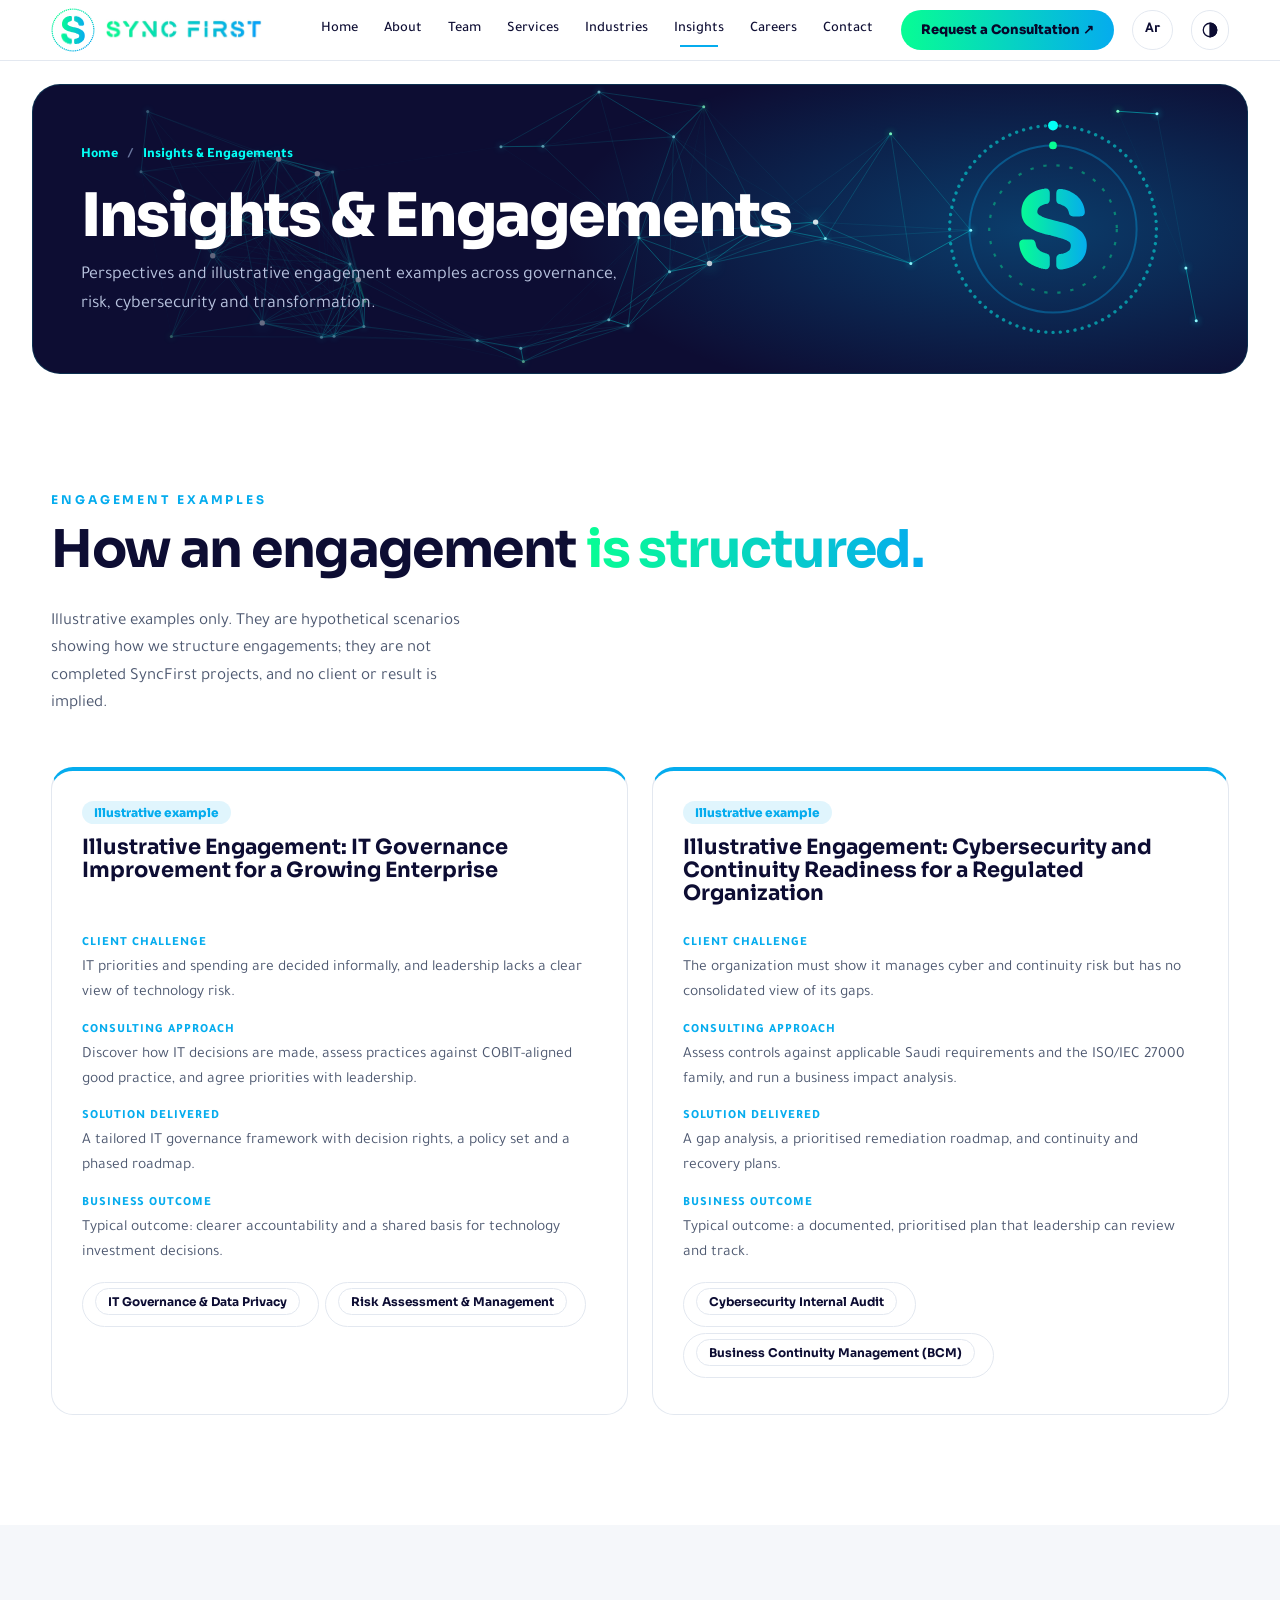
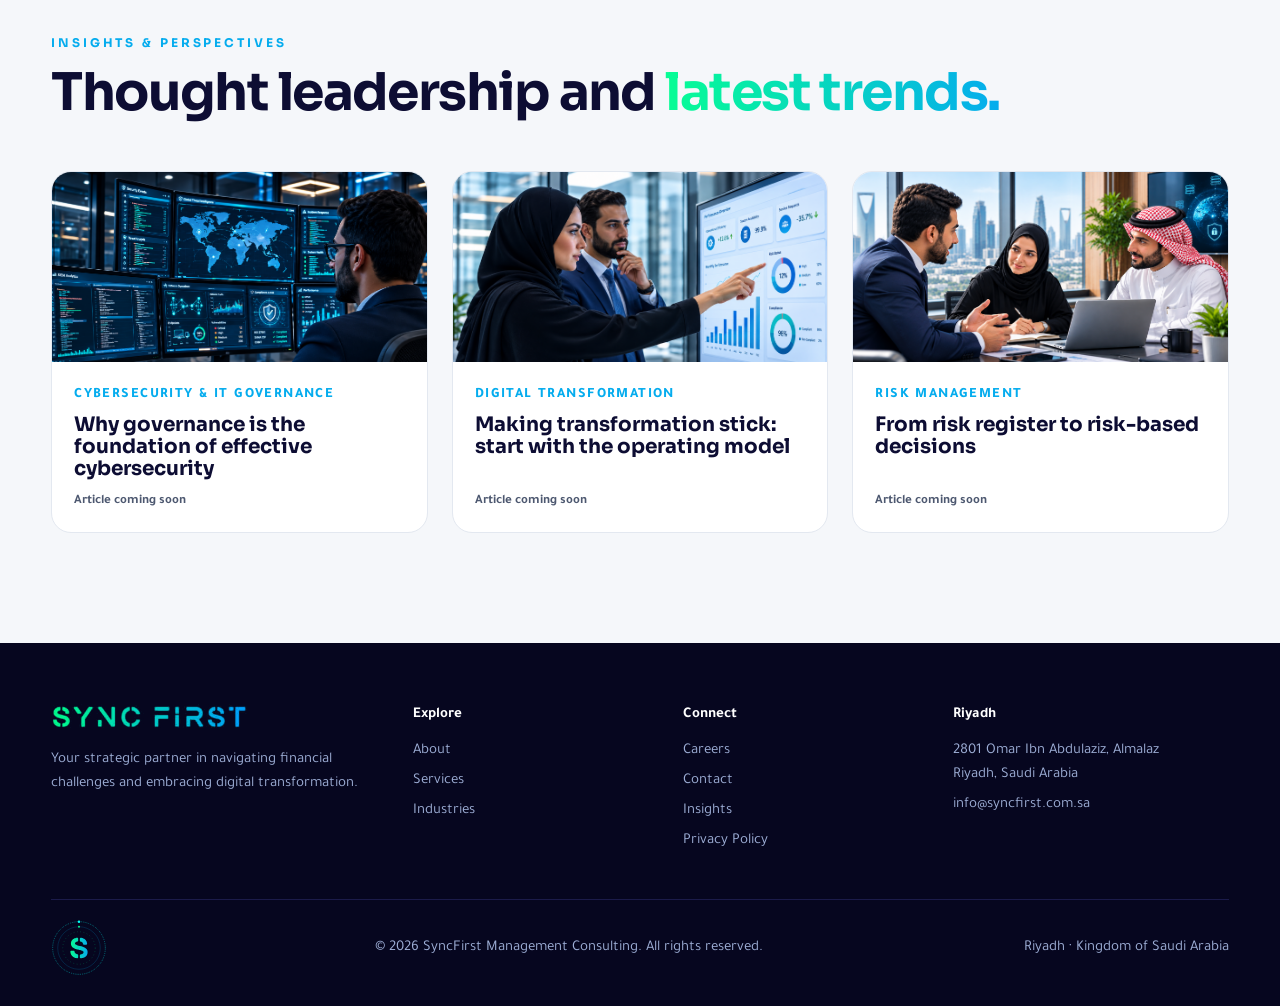
<file: insights/index.html>
<!doctype html>
<html lang="en" dir="ltr"><head><meta charset="utf-8">
<meta name="viewport" content="width=device-width, initial-scale=1, viewport-fit=cover">
<title>Insights & Engagement Examples | SyncFirst</title>
<meta name="description" content="Perspectives and illustrative examples of how SyncFirst structures governance, risk, cybersecurity and transformation engagements.">
<meta name="theme-color" content="#0D0D33">
<link rel="canonical" href="https://syncfirst.com.sa/insights/">
<meta property="og:type" content="website"><meta property="og:site_name" content="SyncFirst Management Consulting"><meta property="og:title" content="Insights & Engagement Examples | SyncFirst"><meta property="og:description" content="Perspectives and illustrative examples of how SyncFirst structures governance, risk, cybersecurity and transformation engagements."><meta property="og:url" content="https://syncfirst.com.sa/insights/"><meta property="og:image" content="https://syncfirst.com.sa/assets/images/hero.webp"><meta name="twitter:card" content="summary_large_image">
<link rel="icon" href="../assets/images/favicon.svg" type="image/svg+xml">
<link rel="preconnect" href="https://fonts.googleapis.com"><link rel="preconnect" href="https://fonts.gstatic.com" crossorigin>
<link href="https://fonts.googleapis.com/css2?family=Sora:wght@500;600;700;800&family=Tajawal:wght@400;500;700;800&display=swap" rel="stylesheet">

<script>document.documentElement.classList.add('js');window.__ROOT="../";window.__SITE="https://syncfirst.com.sa";window.__PM={"home": ["SyncFirst Management Consulting | Governance, Risk, Cybersecurity & Digital Transformation in Saudi Arabia", "Riyadh-based consulting firm combining internal audit, risk management, governance, cybersecurity, IT consulting and digital transformation for organizations in Saudi Arabia."], "about": ["About SyncFirst | Multidisciplinary Consulting Firm in Riyadh", "Learn about SyncFirst: our vision, mission, values and five-stage consulting approach, and the frameworks and standards our work draws on."], "team": ["Our Team | SyncFirst Management Consulting", "Meet the leadership and management team behind SyncFirst across audit, governance, risk, finance and technology."], "services": ["Consulting Services | Audit, Risk, Governance, Cybersecurity | SyncFirst", "Internal audit, risk management, governance and compliance, cybersecurity audit, IT governance, business continuity, fraud prevention and financial consulting."], "industries": ["Industries We Serve | Financial, Government, Healthcare, Energy | SyncFirst", "Sector-focused consulting for financial services, government, healthcare, energy and utilities, technology and telecom, real estate and construction in Saudi Arabia."], "insights": ["Insights & Engagement Examples | SyncFirst", "Perspectives and illustrative examples of how SyncFirst structures governance, risk, cybersecurity and transformation engagements."], "careers": ["Careers | SyncFirst Management Consulting", "Build your career with SyncFirst in an environment driven by integrity, collaboration, innovation and meaningful work."], "contact": ["Contact SyncFirst | Request a Consultation in Riyadh", "Request a consultation with SyncFirst. Tell us about your governance, risk, cybersecurity or transformation requirements."], "privacy": ["Privacy Policy | SyncFirst Management Consulting", "How SyncFirst handles the information you share through this website."]};</script>
<link rel="stylesheet" href="../assets/css/main.css"><link rel="stylesheet" href="../assets/css/refine.css"><link rel="stylesheet" href="../assets/css/polish.css">
<script type="application/ld+json">{"@context": "https://schema.org", "@type": "Organization", "name": "SyncFirst Management Consulting", "url": "https://syncfirst.com.sa/", "logo": "https://syncfirst.com.sa/assets/images/logo-wordmark.png", "email": "info@syncfirst.com.sa", "telephone": "+966535551912", "address": {"@type": "PostalAddress", "streetAddress": "2801 Omar Ibn Abdulaziz, Almalaz", "addressLocality": "Riyadh", "addressCountry": "SA"}}</script>
</head><body data-start="insights">
<svg width="0" height="0" style="position:absolute" aria-hidden="true"><defs><linearGradient id="g" gradientUnits="userSpaceOnUse" x1="20" y1="10" x2="80" y2="90"><stop offset="0" stop-color="#07FD94"/><stop offset="1" stop-color="#05ACEE"/></linearGradient></defs></svg>
<svg width="0" height="0" style="position:absolute"><defs><linearGradient id="g" gradientUnits="userSpaceOnUse" x1="20" y1="10" x2="80" y2="90"><stop offset="0" stop-color="#07FD94"/><stop offset="1" stop-color="#05ACEE"/></linearGradient></defs></svg>
<div id="pr" aria-hidden="true"></div>
<a class="skip" href="#main-content" data-skip>Skip to content</a>
<header><div class="c nv"><a class="br" href="#home"><svg class="mk" viewBox="0 0 100 100" aria-hidden="true"><circle cx="50" cy="50" r="47.5"/><defs><linearGradient id="sfH" gradientUnits="userSpaceOnUse" x1="16" y1="0" x2="84" y2="0"><stop offset="0" stop-color="#07FD94"/><stop offset="1" stop-color="#05ACEE"/></linearGradient></defs><g transform="translate(10 10) scale(.8)"><path class="sp sb" d="M57.52 90.00C57.23 90.01 57.00 89.99 56.78 89.96C56.55 89.93 56.38 89.90 56.17 89.84C55.97 89.78 55.73 89.69 55.53 89.60C55.33 89.50 55.15 89.39 54.98 89.27C54.80 89.15 54.64 89.01 54.50 88.87C54.35 88.72 54.21 88.56 54.09 88.39C53.96 88.22 53.85 88.04 53.75 87.84C53.65 87.64 53.57 87.43 53.50 87.20C53.43 86.98 53.38 86.76 53.34 86.48C53.30 86.19 53.28 86.53 53.26 85.49C53.25 84.44 53.23 81.38 53.24 80.21C53.26 79.04 53.28 78.93 53.34 78.45C53.39 77.97 53.50 77.60 53.59 77.31C53.68 77.02 53.76 76.91 53.87 76.71C53.99 76.51 54.13 76.32 54.30 76.13C54.47 75.94 54.69 75.74 54.89 75.58C55.10 75.43 55.21 75.33 55.52 75.20C55.82 75.06 55.95 74.95 56.74 74.77C57.52 74.59 59.31 74.33 60.24 74.10C61.17 73.87 61.81 73.59 62.32 73.40C62.83 73.22 62.98 73.14 63.29 72.99C63.60 72.83 63.88 72.69 64.19 72.49C64.50 72.30 64.87 72.04 65.16 71.81C65.44 71.59 65.67 71.40 65.90 71.16C66.12 70.93 66.34 70.66 66.52 70.40C66.70 70.14 66.85 69.88 66.98 69.59C67.11 69.30 67.22 69.00 67.31 68.66C67.41 68.33 67.48 67.98 67.52 67.61C67.57 67.23 67.59 66.79 67.59 66.42C67.59 66.05 67.56 65.69 67.51 65.37C67.45 65.05 67.37 64.75 67.26 64.47C67.15 64.20 67.00 63.96 66.85 63.75C66.70 63.53 66.56 63.38 66.38 63.20C66.20 63.02 66.17 62.95 65.77 62.67C65.37 62.40 64.53 61.85 63.99 61.55C63.46 61.24 63.31 61.14 62.57 60.82C61.84 60.50 60.96 60.09 59.59 59.63C58.23 59.16 56.18 58.53 54.37 58.03C52.55 57.53 50.27 57.00 48.69 56.63C47.10 56.25 46.32 56.15 44.86 55.78C43.39 55.42 41.08 54.78 39.88 54.43C38.69 54.09 38.56 54.03 37.68 53.73C36.80 53.43 35.49 52.97 34.61 52.63C33.73 52.29 33.05 52.00 32.39 51.69C31.72 51.39 31.34 51.20 30.62 50.80C29.90 50.41 28.89 49.84 28.08 49.30C27.26 48.77 26.43 48.17 25.72 47.61C25.02 47.05 24.38 46.47 23.84 45.95C23.31 45.43 22.93 44.99 22.52 44.50C22.11 44.00 21.77 43.60 21.39 42.97C21.00 42.35 20.51 41.37 20.21 40.73C19.92 40.10 19.81 39.79 19.63 39.17C19.44 38.56 19.23 37.77 19.10 37.04C18.97 36.31 18.89 35.60 18.84 34.78C18.78 33.96 18.75 32.95 18.77 32.12C18.78 31.28 18.84 30.56 18.95 29.78C19.05 29.00 19.18 28.26 19.39 27.44C19.60 26.62 19.95 25.56 20.21 24.85C20.46 24.13 20.59 23.82 20.93 23.17C21.27 22.51 21.76 21.63 22.23 20.92C22.70 20.22 23.20 19.58 23.76 18.92C24.33 18.26 25.00 17.55 25.61 16.98C26.22 16.40 26.70 16.00 27.41 15.49C28.11 14.97 28.97 14.37 29.84 13.87C30.71 13.37 31.89 12.81 32.61 12.47C33.32 12.13 33.33 12.12 34.14 11.85C34.94 11.58 36.24 11.13 37.43 10.85C38.62 10.56 40.45 10.28 41.28 10.14C42.11 10.00 42.08 10.03 42.40 10.01C42.73 9.99 42.98 10.00 43.22 10.02C43.47 10.03 43.68 10.07 43.88 10.11C44.09 10.16 44.29 10.22 44.47 10.29C44.65 10.36 44.80 10.44 44.97 10.54C45.14 10.65 45.32 10.78 45.47 10.93C45.63 11.07 45.77 11.22 45.89 11.39C46.02 11.56 46.13 11.74 46.23 11.93C46.33 12.13 46.40 12.23 46.50 12.56C46.59 12.89 46.72 13.38 46.78 13.91C46.84 14.44 46.84 14.61 46.85 15.73C46.86 16.85 46.84 19.64 46.83 20.64C46.81 21.63 46.78 21.37 46.74 21.68C46.70 21.99 46.64 22.27 46.57 22.52C46.50 22.76 46.44 22.95 46.33 23.16C46.23 23.37 46.09 23.59 45.95 23.79C45.80 23.98 45.62 24.16 45.45 24.30C45.29 24.45 45.20 24.54 44.94 24.68C44.68 24.81 44.52 24.93 43.88 25.13C43.24 25.33 41.91 25.61 41.08 25.88C40.26 26.14 39.39 26.52 38.91 26.73C38.42 26.94 38.41 26.97 38.16 27.12C37.91 27.27 37.64 27.45 37.40 27.63C37.16 27.80 36.91 28.00 36.70 28.19C36.49 28.38 36.32 28.55 36.13 28.76C35.94 28.97 35.72 29.22 35.56 29.45C35.39 29.69 35.26 29.91 35.14 30.17C35.02 30.42 34.92 30.69 34.83 31.00C34.74 31.31 34.66 31.71 34.61 32.04C34.55 32.36 34.53 32.65 34.52 32.93C34.52 33.21 34.53 33.47 34.57 33.71C34.61 33.95 34.68 34.17 34.77 34.39C34.87 34.61 34.94 34.77 35.16 35.02C35.37 35.27 35.69 35.60 36.05 35.89C36.41 36.19 36.76 36.45 37.32 36.77C37.88 37.10 38.76 37.54 39.41 37.85C40.05 38.15 40.26 38.26 41.19 38.59C42.12 38.92 42.74 39.23 45.00 39.84C47.25 40.45 52.29 41.65 54.70 42.27C57.11 42.89 57.83 43.10 59.47 43.57C61.11 44.04 62.95 44.53 64.54 45.07C66.13 45.61 67.76 46.28 68.99 46.82C70.22 47.35 71.06 47.81 71.95 48.29C72.83 48.77 73.64 49.25 74.33 49.70C75.02 50.14 75.49 50.49 76.09 50.97C76.69 51.45 77.34 52.01 77.90 52.57C78.46 53.13 78.95 53.69 79.44 54.31C79.93 54.94 80.45 55.71 80.84 56.33C81.23 56.95 81.50 57.44 81.77 58.05C82.05 58.65 82.31 59.33 82.51 59.96C82.72 60.60 82.86 61.13 83.00 61.88C83.13 62.63 83.26 63.62 83.32 64.46C83.38 65.30 83.39 66.04 83.36 66.90C83.33 67.76 83.27 68.72 83.16 69.59C83.04 70.47 82.87 71.35 82.68 72.15C82.49 72.95 82.27 73.62 82.00 74.37C81.72 75.13 81.40 75.94 81.02 76.69C80.65 77.43 80.22 78.14 79.75 78.82C79.28 79.51 78.77 80.16 78.19 80.81C77.62 81.45 76.93 82.14 76.30 82.71C75.67 83.28 75.15 83.70 74.41 84.23C73.67 84.75 72.60 85.41 71.86 85.84C71.11 86.28 70.78 86.46 69.93 86.83C69.08 87.20 67.67 87.75 66.75 88.07C65.83 88.39 65.09 88.58 64.41 88.77C63.73 88.95 63.40 89.02 62.67 89.17C61.94 89.33 60.72 89.56 60.02 89.68C59.32 89.81 58.91 89.87 58.49 89.92C58.08 89.97 57.80 89.99 57.52 90.00Z"/><path class="sp st" d="M78.17 37.43C77.74 37.49 77.68 37.54 76.38 37.56C75.07 37.59 71.58 37.59 70.32 37.57C69.05 37.54 69.15 37.46 68.80 37.41C68.44 37.36 68.39 37.31 68.20 37.24C68.01 37.18 67.90 37.14 67.68 37.00C67.46 36.86 67.12 36.63 66.89 36.40C66.66 36.17 66.44 35.86 66.29 35.61C66.14 35.37 66.14 35.42 65.98 34.91C65.81 34.40 65.50 33.18 65.29 32.56C65.09 31.94 64.97 31.62 64.77 31.20C64.56 30.77 64.35 30.37 64.08 29.99C63.80 29.61 63.48 29.24 63.13 28.91C62.79 28.58 62.46 28.32 62.02 28.01C61.57 27.69 61.05 27.33 60.47 27.02C59.89 26.72 59.35 26.49 58.53 26.19C57.70 25.88 56.12 25.41 55.50 25.17C54.87 24.93 55.01 24.92 54.78 24.75C54.56 24.57 54.31 24.31 54.14 24.12C53.98 23.93 53.89 23.76 53.79 23.59C53.70 23.41 53.63 23.26 53.56 23.06C53.49 22.85 53.43 22.60 53.38 22.36C53.33 22.11 53.31 22.71 53.28 21.59C53.26 20.46 53.22 16.94 53.24 15.61C53.25 14.29 53.32 14.08 53.37 13.63C53.41 13.18 53.47 13.12 53.53 12.91C53.59 12.70 53.65 12.55 53.74 12.37C53.83 12.18 53.95 11.99 54.07 11.81C54.19 11.64 54.34 11.47 54.47 11.33C54.61 11.19 54.73 11.08 54.88 10.98C55.03 10.87 55.20 10.77 55.36 10.70C55.52 10.63 55.64 10.58 55.83 10.54C56.01 10.49 56.21 10.45 56.47 10.42C56.73 10.40 57.07 10.38 57.40 10.39C57.73 10.39 57.79 10.36 58.45 10.47C59.10 10.57 60.65 10.86 61.32 11.00C62.00 11.15 61.85 11.13 62.51 11.33C63.16 11.54 64.52 11.98 65.26 12.25C66.00 12.52 66.21 12.61 66.95 12.96C67.69 13.32 68.74 13.80 69.70 14.38C70.66 14.96 72.05 15.99 72.68 16.45C73.32 16.91 73.16 16.82 73.51 17.14C73.87 17.46 74.32 17.85 74.82 18.36C75.31 18.88 76.05 19.70 76.49 20.23C76.93 20.75 77.15 21.07 77.47 21.53C77.79 21.99 78.14 22.54 78.41 22.99C78.67 23.44 78.82 23.73 79.06 24.23C79.31 24.72 79.65 25.46 79.86 25.96C80.07 26.47 80.15 26.73 80.32 27.27C80.48 27.82 80.73 28.68 80.87 29.25C81.01 29.82 81.09 30.23 81.17 30.71C81.26 31.20 81.33 31.72 81.37 32.16C81.41 32.59 81.43 32.96 81.43 33.30C81.43 33.64 81.41 33.93 81.37 34.20C81.33 34.46 81.29 34.67 81.21 34.91C81.13 35.14 81.02 35.37 80.89 35.60C80.75 35.82 80.59 36.04 80.40 36.24C80.20 36.45 79.95 36.66 79.71 36.82C79.47 36.98 79.22 37.11 78.96 37.21C78.71 37.31 78.60 37.37 78.17 37.43Z"/><path class="sp sl" d="M42.86 89.73C42.64 89.74 42.48 89.73 42.24 89.70C42.00 89.68 42.05 89.69 41.40 89.57C40.76 89.44 39.15 89.13 38.36 88.95C37.56 88.78 37.47 88.77 36.65 88.51C35.83 88.25 34.51 87.85 33.44 87.42C32.38 86.99 31.17 86.38 30.27 85.91C29.37 85.45 28.79 85.10 28.03 84.61C27.28 84.13 26.30 83.42 25.74 82.99C25.18 82.56 25.01 82.37 24.65 82.05C24.30 81.73 23.95 81.39 23.63 81.06C23.30 80.73 23.00 80.40 22.71 80.07C22.43 79.75 22.24 79.53 21.92 79.10C21.59 78.67 21.13 78.04 20.76 77.47C20.40 76.91 20.00 76.21 19.73 75.72C19.46 75.23 19.39 75.08 19.14 74.54C18.90 74.00 18.51 73.11 18.27 72.50C18.04 71.90 17.88 71.38 17.73 70.90C17.58 70.41 17.53 70.22 17.39 69.60C17.25 68.98 17.03 67.91 16.90 67.18C16.78 66.44 16.69 65.68 16.65 65.19C16.60 64.69 16.62 64.50 16.64 64.20C16.66 63.90 16.70 63.65 16.78 63.37C16.85 63.10 16.97 62.81 17.09 62.56C17.22 62.31 17.38 62.08 17.55 61.88C17.72 61.67 17.91 61.48 18.12 61.31C18.33 61.14 18.56 60.99 18.82 60.87C19.07 60.74 19.35 60.64 19.65 60.56C19.94 60.48 20.14 60.43 20.60 60.39C21.06 60.35 21.11 60.33 22.41 60.33C23.71 60.32 27.17 60.33 28.39 60.37C29.61 60.41 29.39 60.50 29.71 60.56C30.03 60.62 30.11 60.67 30.29 60.74C30.47 60.81 30.58 60.85 30.80 60.99C31.01 61.14 31.34 61.36 31.58 61.60C31.81 61.85 32.05 62.19 32.21 62.48C32.38 62.78 32.41 62.78 32.57 63.39C32.74 64.00 33.04 65.47 33.23 66.14C33.42 66.82 33.49 67.00 33.70 67.45C33.90 67.90 34.23 68.45 34.47 68.83C34.70 69.20 34.91 69.44 35.12 69.69C35.33 69.94 35.39 70.05 35.72 70.35C36.05 70.65 36.66 71.16 37.11 71.49C37.56 71.82 37.87 72.04 38.43 72.32C38.99 72.61 39.45 72.82 40.46 73.19C41.48 73.57 43.70 74.27 44.51 74.59C45.31 74.90 45.06 74.87 45.30 75.06C45.54 75.24 45.77 75.50 45.93 75.69C46.09 75.89 46.17 76.04 46.27 76.23C46.38 76.42 46.47 76.63 46.54 76.85C46.61 77.07 46.67 77.29 46.72 77.56C46.77 77.82 46.81 77.30 46.83 78.46C46.85 79.61 46.85 83.28 46.84 84.48C46.84 85.68 46.81 85.33 46.78 85.68C46.74 86.02 46.69 86.28 46.64 86.54C46.59 86.80 46.53 87.02 46.45 87.24C46.37 87.45 46.28 87.66 46.18 87.85C46.08 88.04 45.96 88.22 45.83 88.38C45.69 88.54 45.54 88.69 45.38 88.82C45.22 88.96 45.04 89.08 44.86 89.18C44.67 89.29 44.46 89.38 44.25 89.46C44.04 89.54 43.81 89.61 43.58 89.65C43.35 89.70 43.09 89.72 42.86 89.73Z"/></g></svg><img class="wm" src="../assets/images/logo-wordmark.png" width="150" height="24" alt="SYNC FIRST"></a>
<nav id="nav" aria-label="Primary"><a href="#home">Home</a><a href="#about">About</a><a href="#team">Team</a><a href="#services">Services</a><a href="#industries">Industries</a><a href="#insights">Insights</a><a href="#careers">Careers</a><a href="#contact">Contact</a></nav>
<a class="btn g" href="#contact">Request a Consultation ↗</a><button id="lg" aria-label="Language">Ar</button><button id="th" aria-label="Toggle theme" data-i="half"></button><button id="bg" aria-label="Menu" aria-controls="nav" aria-expanded="false" data-i="menu"></button></div></header>

<main id="main-content" tabindex="-1">
<section id="pbn" hidden><div class="c"><div class="bc"><a href="#home">Home</a><i>/</i><span id="bcp"></span></div><h1 id="pbt"></h1><p id="pbs"></p></div></section>
<section class="hero" data-p="home" id="top"><img class="hbg" src="../assets/images/hero-bg.webp" srcset="../assets/images/hero-bg-960.webp 960w, ../assets/images/hero-bg.webp 1672w" sizes="100vw" width="1672" height="941" decoding="async" alt=""><div class="gridfx"></div>
<div class="c hb"><div><span class="eb" style="color:var(--cyan)">Technology &amp; business consulting</span>
<h1><span class="ln"><span class="w"><i style="--d:0">Building</i></span> <span class="w"><i style="--d:1">Resilience.</i></span></span><span class="ln grad"><span class="w"><i style="--d:3">Enabling</i></span> <span class="w"><i style="--d:4">Transformation.</i></span></span></h1>
<p class="l" data-en="We deliver integrated consulting and technology solutions across governance, risk management, internal audit, financial advisory, IT services, cybersecurity, and digital transformation—helping organizations enhance efficiency, strengthen resilience, and achieve sustainable growth." data-ar="نقدّم حلولاً متكاملة في الاستشارات الإدارية والمالية، والحوكمة وإدارة المخاطر والتدقيق الداخلي، إلى جانب خدمات تقنية المعلومات والأمن السيبراني والتحوّل الرقمي، لتمكين المؤسسات من رفع كفاءتها وتعزيز مرونتها وتحقيق النمو المستدام.">We deliver integrated consulting and technology solutions across governance, risk management, internal audit, financial advisory, IT services, cybersecurity, and digital transformation—helping organizations enhance efficiency, strengthen resilience, and achieve sustainable growth.</p>
<div class="act"><a class="btn g" href="#services">Explore Our Services ↗</a><a class="btn o" href="#contact" data-pre="">Request a Consultation</a></div></div>
<div class="cvw"><canvas id="cv" aria-label="Interactive 3D SyncFirst logo"></canvas><span class="nd on" style="top:6%;left:12%" data-i="shield"></span><span class="nd on" style="top:3%;right:14%" data-i="server"></span><span class="nd on" style="top:44%;right:-2%" data-i="clip"></span><span class="nd on" style="bottom:8%;right:12%" data-i="scale"></span><span class="nd on" style="bottom:10%;left:10%" data-i="chart"></span><span class="nd on" style="top:44%;left:-2%" data-i="cpu"></span><div class="ar">Management Consulting · Your partner for growth</div></div></div></section>
<div class="mq" data-p="home" aria-hidden="true"><div id="mqi"></div></div>
<section class="sec" data-p="home" id="who"></section>

<section class="sec" data-p="about" id="about"><div class="c ab"><div class="ph rv rl"><img src="../assets/images/about-team.webp" loading="lazy" decoding="async" alt="Team discussion in a modern Riyadh office"><div class="fl"><b>2030</b>Supporting Saudi Vision 2030</div></div>
<div class="rv rr"><span class="eb">About SyncFirst</span><h2>Purpose. People. <span class="grad">Progress.</span></h2><p style="margin:22px 0">We help businesses navigate financial challenges and adapt to digital transformation amid rapid technological change. Our integrated solutions combine cutting-edge technology with best practices in accounting and internal auditing, strengthening cybersecurity and system development for efficiency and security.</p><p>More than a service provider, we are a strategic partner committed to helping clients build resilient, flexible work environments aligned with their goals, positioning them as leaders in tackling future challenges while achieving today’s objectives.</p>
</div></div></section>

<section class="sec tint" data-p="team" id="team"><div class="c"><div class="sh rv"><div><span class="eb">Our team</span><h2>The people behind <span class="grad">the practice.</span></h2></div><p>Specialised expertise across audit, governance, risk, compliance, finance and technology, with experience across the Gulf.</p></div><h3 class="sub rv">Leadership</h3><div class="lead2" id="tl1"></div><h3 class="sub rv">Management team</h3><div class="mg" id="tl2"></div></div></section>
<section class="sec tint" data-p="services" id="services"><div class="c"><div class="sh rv"><div><span class="eb">Our services</span><h2>Integrated solutions for a<br><span class="grad">stronger tomorrow.</span></h2></div><p>Ten connected service lines combining strategic consulting expertise with practical technology solutions to strengthen performance, resilience and sustainable growth.</p></div><div class="sg" id="sg"></div></div></section>

<section class="sec" data-p="home" id="cap"><div class="c"><div class="sh rv"><div><span class="eb">What we do</span><h2>Capabilities built for <span class="grad">what’s next.</span></h2></div><p>Ten connected capabilities that strengthen how your organization is governed, secured, financed and run.</p></div><div class="cp rv"><div class="cl" id="cl"></div><div class="cpv"><img id="cpi" alt=""><div class="cpt"><span class="eb" id="cpn"></span><h3 id="cpt"></h3><p id="cpd"></p><ul id="cpu"></ul><a class="btn g" href="#services">Explore services ↗</a></div></div></div></div></section>
<div class="bigt" data-p="home"><div><span>Audit · Risk · Security · Governance · Digital · Strategy ·</span><span>Audit · Risk · Security · Governance · Digital · Strategy ·</span></div></div>
<section class="sec ch" data-p="home"><img src="../assets/images/challenges-bg.webp" loading="lazy" decoding="async" alt=""><div class="c" style="position:relative"><span class="eb" style="color:var(--cyan)">Business challenges</span><h2 class="rv">Business Challenges <span class="grad">We Help Address</span></h2><p class="rv lead-p">Each challenge below links to the SyncFirst service line that addresses it.</p><div class="chg" id="chg"></div></div></section>

<section class="sec tint" data-p="about"><div class="c"><div class="vz"><div class="vl rv rl"><img src="../assets/images/vision-2030.webp" loading="lazy" decoding="async" width="720" height="448" alt="Saudi Vision 2030"></div><div class="rv rr"><span class="eb">Our vision</span><h2>Aligned with Saudi Arabia’s <span class="grad">Vision 2030.</span></h2><p style="color:var(--mut);margin-top:20px">Sync First strives to be the trusted strategic partner in supporting Saudi Arabia’s Vision 2030 by helping businesses achieve sustainable growth through innovative solutions that integrate digital transformation with effective financial management. We also focus on reinforcing internal controls and developing advanced, secure IT infrastructures.</p></div></div></div></section>
<section class="sec" data-p="about"><div class="c"><div class="sh rv"><div><span class="eb">Our mission</span><h2>Five commitments to <span class="grad">every client.</span></h2></div></div><div class="mi" id="msn"></div></div></section>
<section class="sec tint" data-p="about"><div class="c"><div class="sh rv"><div><span class="eb">Our core values</span><h2>What guides <span class="grad">every engagement.</span></h2></div></div><div class="mi" id="vals"></div></div></section>
<section class="sec" data-p="about" id="approach"><div class="c"><div class="apw"><div class="ph rv rl"><img src="../assets/images/approach.webp" loading="lazy" decoding="async" alt="Strategic planning on a shared workspace"></div><div class="rv rr"><span class="eb">Our methodology</span><h2>Our consulting approach: <span class="grad">five connected stages.</span></h2><p class="lead-p" style="margin-top:18px">Every engagement follows the same disciplined path, adapted to the size, sector and maturity of the client.</p></div></div><div class="ap" id="ap"></div><div id="fwx"></div></div></section>

<section class="sec tint" data-p="industries" id="industries"><div class="c"><div class="sh rv"><div><span class="eb">Industries we serve</span><h2>Deep expertise across <span class="grad">key sectors.</span></h2></div><p>Our work is grounded in the markets, regulations and ambitions shaping the Kingdom.</p></div>
<div class="ix" id="ix"></div></div></section>

<section class="sec" data-p="home"><div class="c"><div class="st"><div class="rv"><b class="grad" data-n="10">0</b><span>Service lines</span></div><div class="rv" style="--i:1"><b class="grad" data-n="6">0</b><span>Sectors served</span></div><div class="rv" style="--i:2"><b class="grad" data-n="5">0</b><span>Core values</span></div><div class="rv" style="--i:3"><b class="grad" data-n="2030" data-sep="1">0</b><span>Vision we support</span></div></div>
<div id="whyh"></div><div class="wy" id="wy"></div></div></section>

<section class="sec" data-p="insights" id="cases"></section>
<section class="sec tint" data-p="insights" id="insights"><div class="c"><div class="sh rv"><div><span class="eb">Insights &amp; perspectives</span><h2>Thought leadership and <span class="grad">latest trends.</span></h2></div></div><div class="ig" id="ig"></div></div></section>

<section class="sec ca" data-p="careers" id="careers"><img src="../assets/images/careers-team.webp" width="900" height="344" loading="lazy" decoding="async" alt="Colleagues collaborating"><div class="c"><span class="eb" style="color:var(--cyan)">Careers</span><h2 class="rv">Be part of a <span class="grad">brighter future.</span></h2><p class="rv" style="margin:22px 0 30px">Build your career in an environment driven by integrity, collaboration, innovation and meaningful impact. Grow through complex work, make a real difference, and bring your own perspective.</p><div class="perks rv"><span data-i="award">Meaningful work</span><span data-i="rocket">Professional growth</span><span data-i="users">Collaborative culture</span></div><a class="btn g rv" href="mailto:careers@syncfirst.com.sa?subject=Career enquiry">Introduce yourself ↗</a></div></section>
<section class="sec cw" data-p="careers"><div class="c"><div class="cwh"><div><span class="eb">Why SyncFirst</span><h2>A career that<br><span class="grad">grows with you.</span></h2></div><p>We bring together diverse expertise, a culture of continuous learning and a shared commitment to excellence. At SyncFirst, you will work on high-impact engagements across governance, risk, cybersecurity, technology and transformation, in a supportive and inclusive environment.</p></div>
<div class="cwg"><article><svg class="cwi" viewBox="0 0 48 48" fill="none" stroke="currentColor" stroke-width="2.4" stroke-linecap="round" stroke-linejoin="round" aria-hidden="true"><circle cx="22" cy="26" r="16"/><circle cx="22" cy="26" r="10"/><circle cx="22" cy="26" r="4"/><path d="M22 26 40 8M34 8h6v6"/></svg><h3>Purposeful impact</h3><p>Contribute to client success and to the wider development of organizations in Saudi Arabia.</p></article><article><svg class="cwi" viewBox="0 0 48 48" fill="none" stroke="currentColor" stroke-width="2.4" stroke-linecap="round" stroke-linejoin="round" aria-hidden="true"><rect x="5" y="30" width="8" height="12" rx="1.5"/><rect x="19" y="20" width="8" height="22" rx="1.5"/><rect x="33" y="8" width="8" height="34" rx="1.5"/></svg><h3>Continuous learning</h3><p>Build new skills, gain recognized expertise and stay ahead of industry trends.</p></article><article><svg class="cwi" viewBox="0 0 48 48" fill="none" stroke="currentColor" stroke-width="2.4" stroke-linecap="round" stroke-linejoin="round" aria-hidden="true"><circle cx="17" cy="14" r="6.5"/><path d="M4 40c0-8 5-13 13-13s13 5 13 13"/><circle cx="34" cy="17" r="5"/><path d="M34 28c6 0 10 4.5 10 11"/></svg><h3>Collaborative teams</h3><p>Work with experienced professionals who value knowledge sharing and teamwork.</p></article><article><svg class="cwi" viewBox="0 0 48 48" fill="none" stroke="currentColor" stroke-width="2.4" stroke-linecap="round" stroke-linejoin="round" aria-hidden="true"><path d="M24 43V22"/><path d="M24 26C13 26 8 19 8 9c11 0 16 6 16 17Z"/><path d="M24 22c0-9 5-14 16-14 0 9-5 15-16 15"/></svg><h3>Career development</h3><p>Clear growth paths and opportunities to take on greater responsibility.</p></article></div></div></section>
<section class="sec cl2" data-p="careers"><div class="c"><div class="clp"><figure class="clf"><img src="../assets/images/careers-life.webp" width="1000" height="325" loading="lazy" decoding="async" alt="Riyadh skyline at dusk"></figure><div class="clt"><span class="eb">Our people</span><h2>Life at <span class="grad">SyncFirst</span></h2><p>A supportive, respectful and high-performing workplace where people are empowered to learn, collaborate and make a difference.</p><ul><li><svg viewBox="0 0 24 24" aria-hidden="true"><circle cx="12" cy="12" r="11" fill="currentColor"/><path d="m7 12.5 3.2 3.2L17 9" fill="none" stroke="#06143a" stroke-width="2.4" stroke-linecap="round" stroke-linejoin="round"/></svg><span>A culture built on integrity and trust</span></li><li><svg viewBox="0 0 24 24" aria-hidden="true"><circle cx="12" cy="12" r="11" fill="currentColor"/><path d="m7 12.5 3.2 3.2L17 9" fill="none" stroke="#06143a" stroke-width="2.4" stroke-linecap="round" stroke-linejoin="round"/></svg><span>Exposure to diverse industries and complex challenges</span></li><li><svg viewBox="0 0 24 24" aria-hidden="true"><circle cx="12" cy="12" r="11" fill="currentColor"/><path d="m7 12.5 3.2 3.2L17 9" fill="none" stroke="#06143a" stroke-width="2.4" stroke-linecap="round" stroke-linejoin="round"/></svg><span>Mentorship and knowledge sharing</span></li><li><svg viewBox="0 0 24 24" aria-hidden="true"><circle cx="12" cy="12" r="11" fill="currentColor"/><path d="m7 12.5 3.2 3.2L17 9" fill="none" stroke="#06143a" stroke-width="2.4" stroke-linecap="round" stroke-linejoin="round"/></svg><span>A strong focus on professional and personal growth</span></li></ul></div></div></div></section>
<section class="sec cj" data-p="careers"><div class="c"><div class="cjb"><svg class="cjm" viewBox="0 0 48 48" fill="none" stroke="currentColor" stroke-width="2.4" stroke-linecap="round" stroke-linejoin="round" aria-hidden="true"><rect x="5" y="9" width="38" height="30" rx="4"/><path d="m6 13 18 14 18-14"/></svg><div class="cjt"><h2>Interested in joining SyncFirst?</h2><p>Share your profile with us, and we’ll get in touch when a suitable opportunity arises.</p></div><a class="btn g" href="mailto:careers@syncfirst.com.sa?subject=Career enquiry">Introduce yourself ↗</a></div></div></section>

<section class="sec" data-p="contact" id="contact"><div class="c ct"><div class="rv rl"><span class="eb">Contact us</span><h2>Let’s build a <span class="grad">stronger tomorrow.</span></h2><p style="color:var(--mut);margin-top:18px">Tell us what you are working through and let’s explore where SyncFirst can help.</p>
<div class="ci"><div><span class="ic" data-i="pin"></span><p style="margin:0"><b>Riyadh office</b><span>2801 Omar Ibn Abdulaziz, Almalaz, Riyadh, KSA</span></p></div><div><span class="ic" data-i="mail"></span><p style="margin:0"><b>Email</b><a href="mailto:info@syncfirst.com.sa">info@syncfirst.com.sa</a></p></div><div><span class="ic" data-i="phone"></span><p style="margin:0"><b>Call</b><a href="tel:+966535551912">+966 53 555 1912</a> · <a href="tel:+966549783994">+966 54 978 3994</a></p></div></div>
<div class="ph" style="margin-top:30px;aspect-ratio:2.4"><img src="../assets/images/reception.webp" loading="lazy" decoding="async" alt="SyncFirst reception"></div></div>
<form class="rv rr" id="fm" novalidate></form></div></section>

<section class="sec" data-p="privacy" id="privacy"></section>
<section class="cta" data-p="home"><img src="../assets/images/cta-bg.webp" loading="lazy" decoding="async" alt=""><div class="c"><h2 class="rv">Ready to sync your <span class="grad">next move?</span></h2><a class="btn g rv" href="#contact">Talk to our experts ↗</a></div></section>
</main>
<footer><div class="c"><div class="fg"><div><img class="wm" style="height:30px" src="../assets/images/logo-wordmark.png" width="150" height="24" alt="SYNC FIRST"><p>Your strategic partner in navigating financial challenges and embracing digital transformation.</p></div><div><h4>Explore</h4><a href="#about">About</a><a href="#services">Services</a><a href="#industries">Industries</a></div><div><h4>Connect</h4><a href="#careers">Careers</a><a href="#contact">Contact</a><a href="#insights">Insights</a><a href="#privacy">Privacy Policy</a></div><div><h4>Riyadh</h4>2801 Omar Ibn Abdulaziz, Almalaz<br>Riyadh, Saudi Arabia<a href="mailto:info@syncfirst.com.sa">info@syncfirst.com.sa</a></div></div><div class="fb"><span>© 2026 SyncFirst Management Consulting. All rights reserved.</span><span>Riyadh · Kingdom of Saudi Arabia</span></div></div></footer>
<div id="md" role="dialog" aria-modal="true" aria-labelledby="mt" tabindex="-1"><div><img id="mi" alt="" width="620" height="190"><div class="b"><button id="mx" type="button" aria-label="Close">×</button><h2 id="mt" style="font-size:28px"></h2><div id="mbody"></div></div></div></div>

<noscript><p style="position:fixed;bottom:0;left:0;right:0;background:#0D0D33;color:#fff;padding:14px;text-align:center;z-index:99">This website needs JavaScript for most of its content. Contact us at <a href="mailto:info@syncfirst.com.sa" style="text-decoration:underline">info@syncfirst.com.sa</a>.</p></noscript>
<script src="../assets/js/config.js"></script><script src="../assets/js/main.js"></script><script src="../assets/js/profiles.js"></script><script src="../assets/js/content.js"></script><script src="../assets/js/connected_intelligence.js"></script>
<script src="../assets/js/polish.js"></script>
<script src="../assets/js/updates.js"></script>
</body></html>
</file>
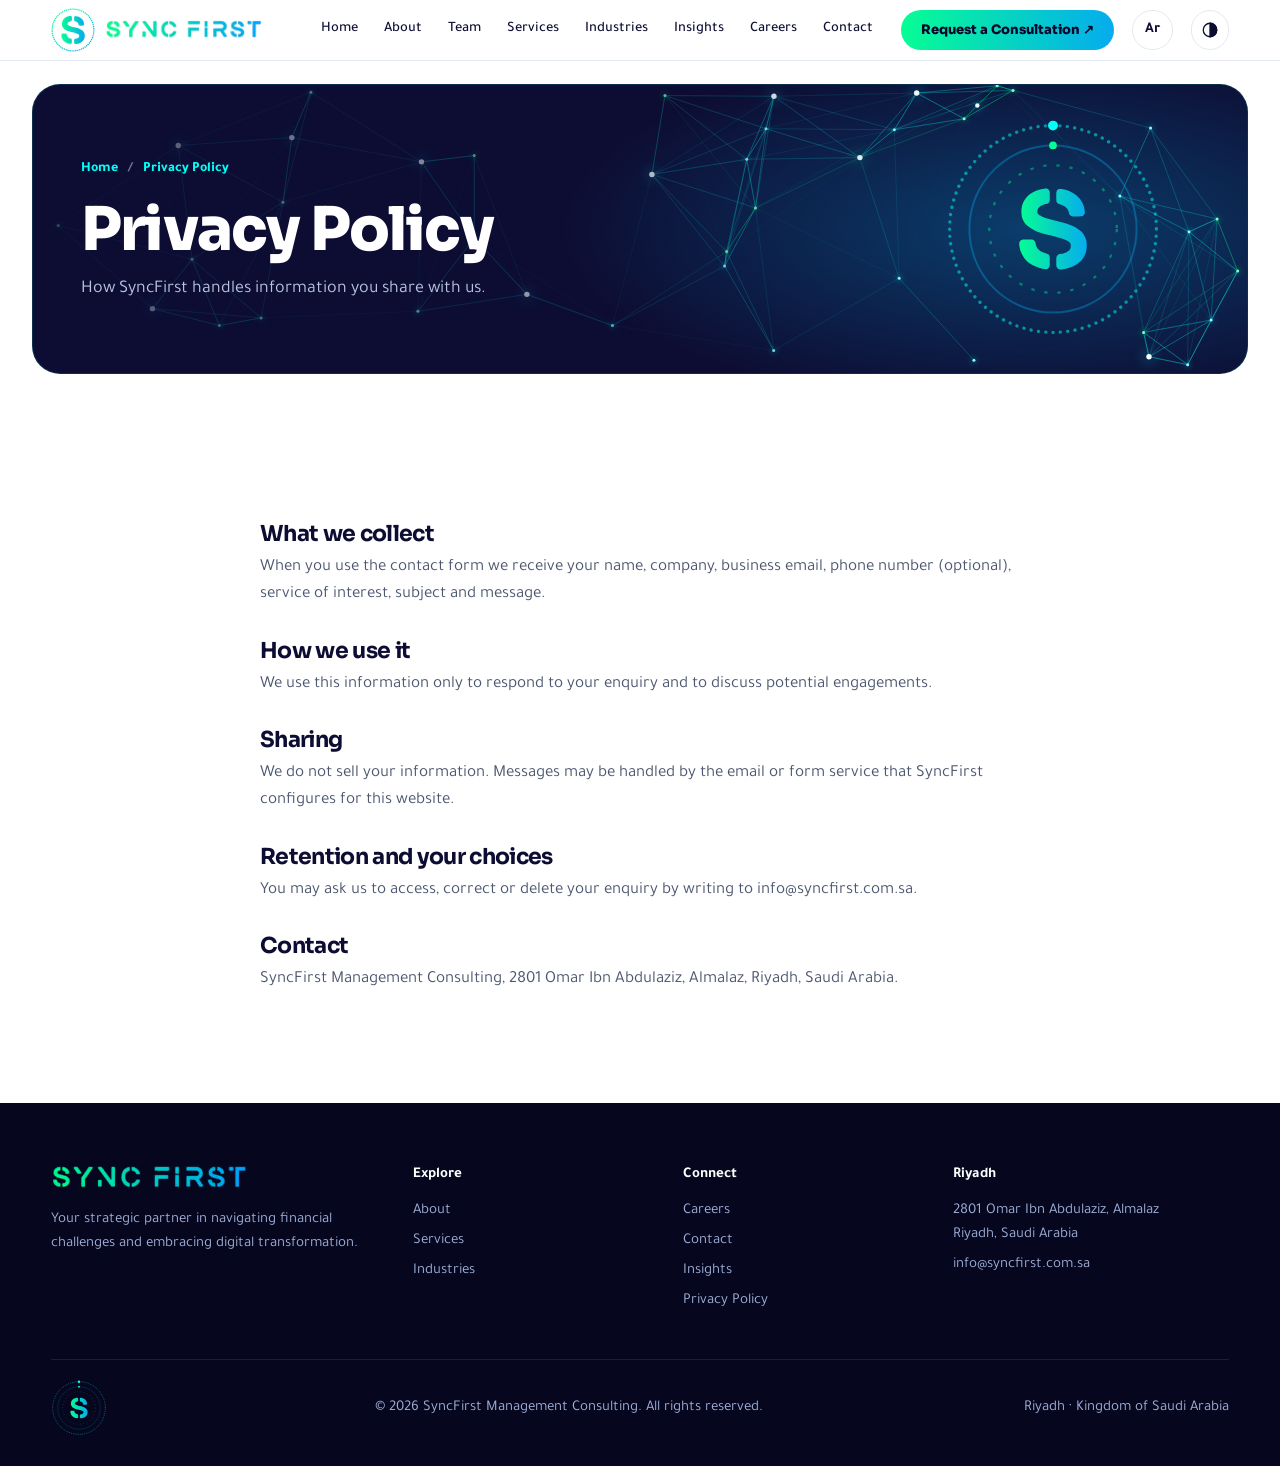
<file: privacy/index.html>
<!doctype html>
<html lang="en" dir="ltr"><head><meta charset="utf-8">
<meta name="viewport" content="width=device-width, initial-scale=1, viewport-fit=cover">
<title>Privacy Policy | SyncFirst Management Consulting</title>
<meta name="description" content="How SyncFirst handles the information you share through this website.">
<meta name="theme-color" content="#0D0D33">
<link rel="canonical" href="https://syncfirst.com.sa/privacy/">
<meta property="og:type" content="website"><meta property="og:site_name" content="SyncFirst Management Consulting"><meta property="og:title" content="Privacy Policy | SyncFirst Management Consulting"><meta property="og:description" content="How SyncFirst handles the information you share through this website."><meta property="og:url" content="https://syncfirst.com.sa/privacy/"><meta property="og:image" content="https://syncfirst.com.sa/assets/images/hero.webp"><meta name="twitter:card" content="summary_large_image">
<link rel="icon" href="../assets/images/favicon.svg" type="image/svg+xml">
<link rel="preconnect" href="https://fonts.googleapis.com"><link rel="preconnect" href="https://fonts.gstatic.com" crossorigin>
<link href="https://fonts.googleapis.com/css2?family=Sora:wght@500;600;700;800&family=Tajawal:wght@400;500;700;800&display=swap" rel="stylesheet">

<script>document.documentElement.classList.add('js');window.__ROOT="../";window.__SITE="https://syncfirst.com.sa";window.__PM={"home": ["SyncFirst Management Consulting | Governance, Risk, Cybersecurity & Digital Transformation in Saudi Arabia", "Riyadh-based consulting firm combining internal audit, risk management, governance, cybersecurity, IT consulting and digital transformation for organizations in Saudi Arabia."], "about": ["About SyncFirst | Multidisciplinary Consulting Firm in Riyadh", "Learn about SyncFirst: our vision, mission, values and five-stage consulting approach, and the frameworks and standards our work draws on."], "team": ["Our Team | SyncFirst Management Consulting", "Meet the leadership and management team behind SyncFirst across audit, governance, risk, finance and technology."], "services": ["Consulting Services | Audit, Risk, Governance, Cybersecurity | SyncFirst", "Internal audit, risk management, governance and compliance, cybersecurity audit, IT governance, business continuity, fraud prevention and financial consulting."], "industries": ["Industries We Serve | Financial, Government, Healthcare, Energy | SyncFirst", "Sector-focused consulting for financial services, government, healthcare, energy and utilities, technology and telecom, real estate and construction in Saudi Arabia."], "insights": ["Insights & Engagement Examples | SyncFirst", "Perspectives and illustrative examples of how SyncFirst structures governance, risk, cybersecurity and transformation engagements."], "careers": ["Careers | SyncFirst Management Consulting", "Build your career with SyncFirst in an environment driven by integrity, collaboration, innovation and meaningful work."], "contact": ["Contact SyncFirst | Request a Consultation in Riyadh", "Request a consultation with SyncFirst. Tell us about your governance, risk, cybersecurity or transformation requirements."], "privacy": ["Privacy Policy | SyncFirst Management Consulting", "How SyncFirst handles the information you share through this website."]};</script>
<link rel="stylesheet" href="../assets/css/main.css"><link rel="stylesheet" href="../assets/css/refine.css"><link rel="stylesheet" href="../assets/css/polish.css">
<script type="application/ld+json">{"@context": "https://schema.org", "@type": "Organization", "name": "SyncFirst Management Consulting", "url": "https://syncfirst.com.sa/", "logo": "https://syncfirst.com.sa/assets/images/logo-wordmark.png", "email": "info@syncfirst.com.sa", "telephone": "+966535551912", "address": {"@type": "PostalAddress", "streetAddress": "2801 Omar Ibn Abdulaziz, Almalaz", "addressLocality": "Riyadh", "addressCountry": "SA"}}</script>
</head><body data-start="privacy">
<svg width="0" height="0" style="position:absolute" aria-hidden="true"><defs><linearGradient id="g" gradientUnits="userSpaceOnUse" x1="20" y1="10" x2="80" y2="90"><stop offset="0" stop-color="#07FD94"/><stop offset="1" stop-color="#05ACEE"/></linearGradient></defs></svg>
<svg width="0" height="0" style="position:absolute"><defs><linearGradient id="g" gradientUnits="userSpaceOnUse" x1="20" y1="10" x2="80" y2="90"><stop offset="0" stop-color="#07FD94"/><stop offset="1" stop-color="#05ACEE"/></linearGradient></defs></svg>
<div id="pr" aria-hidden="true"></div>
<a class="skip" href="#main-content" data-skip>Skip to content</a>
<header><div class="c nv"><a class="br" href="#home"><svg class="mk" viewBox="0 0 100 100" aria-hidden="true"><circle cx="50" cy="50" r="47.5"/><defs><linearGradient id="sfH" gradientUnits="userSpaceOnUse" x1="16" y1="0" x2="84" y2="0"><stop offset="0" stop-color="#07FD94"/><stop offset="1" stop-color="#05ACEE"/></linearGradient></defs><g transform="translate(10 10) scale(.8)"><path class="sp sb" d="M57.52 90.00C57.23 90.01 57.00 89.99 56.78 89.96C56.55 89.93 56.38 89.90 56.17 89.84C55.97 89.78 55.73 89.69 55.53 89.60C55.33 89.50 55.15 89.39 54.98 89.27C54.80 89.15 54.64 89.01 54.50 88.87C54.35 88.72 54.21 88.56 54.09 88.39C53.96 88.22 53.85 88.04 53.75 87.84C53.65 87.64 53.57 87.43 53.50 87.20C53.43 86.98 53.38 86.76 53.34 86.48C53.30 86.19 53.28 86.53 53.26 85.49C53.25 84.44 53.23 81.38 53.24 80.21C53.26 79.04 53.28 78.93 53.34 78.45C53.39 77.97 53.50 77.60 53.59 77.31C53.68 77.02 53.76 76.91 53.87 76.71C53.99 76.51 54.13 76.32 54.30 76.13C54.47 75.94 54.69 75.74 54.89 75.58C55.10 75.43 55.21 75.33 55.52 75.20C55.82 75.06 55.95 74.95 56.74 74.77C57.52 74.59 59.31 74.33 60.24 74.10C61.17 73.87 61.81 73.59 62.32 73.40C62.83 73.22 62.98 73.14 63.29 72.99C63.60 72.83 63.88 72.69 64.19 72.49C64.50 72.30 64.87 72.04 65.16 71.81C65.44 71.59 65.67 71.40 65.90 71.16C66.12 70.93 66.34 70.66 66.52 70.40C66.70 70.14 66.85 69.88 66.98 69.59C67.11 69.30 67.22 69.00 67.31 68.66C67.41 68.33 67.48 67.98 67.52 67.61C67.57 67.23 67.59 66.79 67.59 66.42C67.59 66.05 67.56 65.69 67.51 65.37C67.45 65.05 67.37 64.75 67.26 64.47C67.15 64.20 67.00 63.96 66.85 63.75C66.70 63.53 66.56 63.38 66.38 63.20C66.20 63.02 66.17 62.95 65.77 62.67C65.37 62.40 64.53 61.85 63.99 61.55C63.46 61.24 63.31 61.14 62.57 60.82C61.84 60.50 60.96 60.09 59.59 59.63C58.23 59.16 56.18 58.53 54.37 58.03C52.55 57.53 50.27 57.00 48.69 56.63C47.10 56.25 46.32 56.15 44.86 55.78C43.39 55.42 41.08 54.78 39.88 54.43C38.69 54.09 38.56 54.03 37.68 53.73C36.80 53.43 35.49 52.97 34.61 52.63C33.73 52.29 33.05 52.00 32.39 51.69C31.72 51.39 31.34 51.20 30.62 50.80C29.90 50.41 28.89 49.84 28.08 49.30C27.26 48.77 26.43 48.17 25.72 47.61C25.02 47.05 24.38 46.47 23.84 45.95C23.31 45.43 22.93 44.99 22.52 44.50C22.11 44.00 21.77 43.60 21.39 42.97C21.00 42.35 20.51 41.37 20.21 40.73C19.92 40.10 19.81 39.79 19.63 39.17C19.44 38.56 19.23 37.77 19.10 37.04C18.97 36.31 18.89 35.60 18.84 34.78C18.78 33.96 18.75 32.95 18.77 32.12C18.78 31.28 18.84 30.56 18.95 29.78C19.05 29.00 19.18 28.26 19.39 27.44C19.60 26.62 19.95 25.56 20.21 24.85C20.46 24.13 20.59 23.82 20.93 23.17C21.27 22.51 21.76 21.63 22.23 20.92C22.70 20.22 23.20 19.58 23.76 18.92C24.33 18.26 25.00 17.55 25.61 16.98C26.22 16.40 26.70 16.00 27.41 15.49C28.11 14.97 28.97 14.37 29.84 13.87C30.71 13.37 31.89 12.81 32.61 12.47C33.32 12.13 33.33 12.12 34.14 11.85C34.94 11.58 36.24 11.13 37.43 10.85C38.62 10.56 40.45 10.28 41.28 10.14C42.11 10.00 42.08 10.03 42.40 10.01C42.73 9.99 42.98 10.00 43.22 10.02C43.47 10.03 43.68 10.07 43.88 10.11C44.09 10.16 44.29 10.22 44.47 10.29C44.65 10.36 44.80 10.44 44.97 10.54C45.14 10.65 45.32 10.78 45.47 10.93C45.63 11.07 45.77 11.22 45.89 11.39C46.02 11.56 46.13 11.74 46.23 11.93C46.33 12.13 46.40 12.23 46.50 12.56C46.59 12.89 46.72 13.38 46.78 13.91C46.84 14.44 46.84 14.61 46.85 15.73C46.86 16.85 46.84 19.64 46.83 20.64C46.81 21.63 46.78 21.37 46.74 21.68C46.70 21.99 46.64 22.27 46.57 22.52C46.50 22.76 46.44 22.95 46.33 23.16C46.23 23.37 46.09 23.59 45.95 23.79C45.80 23.98 45.62 24.16 45.45 24.30C45.29 24.45 45.20 24.54 44.94 24.68C44.68 24.81 44.52 24.93 43.88 25.13C43.24 25.33 41.91 25.61 41.08 25.88C40.26 26.14 39.39 26.52 38.91 26.73C38.42 26.94 38.41 26.97 38.16 27.12C37.91 27.27 37.64 27.45 37.40 27.63C37.16 27.80 36.91 28.00 36.70 28.19C36.49 28.38 36.32 28.55 36.13 28.76C35.94 28.97 35.72 29.22 35.56 29.45C35.39 29.69 35.26 29.91 35.14 30.17C35.02 30.42 34.92 30.69 34.83 31.00C34.74 31.31 34.66 31.71 34.61 32.04C34.55 32.36 34.53 32.65 34.52 32.93C34.52 33.21 34.53 33.47 34.57 33.71C34.61 33.95 34.68 34.17 34.77 34.39C34.87 34.61 34.94 34.77 35.16 35.02C35.37 35.27 35.69 35.60 36.05 35.89C36.41 36.19 36.76 36.45 37.32 36.77C37.88 37.10 38.76 37.54 39.41 37.85C40.05 38.15 40.26 38.26 41.19 38.59C42.12 38.92 42.74 39.23 45.00 39.84C47.25 40.45 52.29 41.65 54.70 42.27C57.11 42.89 57.83 43.10 59.47 43.57C61.11 44.04 62.95 44.53 64.54 45.07C66.13 45.61 67.76 46.28 68.99 46.82C70.22 47.35 71.06 47.81 71.95 48.29C72.83 48.77 73.64 49.25 74.33 49.70C75.02 50.14 75.49 50.49 76.09 50.97C76.69 51.45 77.34 52.01 77.90 52.57C78.46 53.13 78.95 53.69 79.44 54.31C79.93 54.94 80.45 55.71 80.84 56.33C81.23 56.95 81.50 57.44 81.77 58.05C82.05 58.65 82.31 59.33 82.51 59.96C82.72 60.60 82.86 61.13 83.00 61.88C83.13 62.63 83.26 63.62 83.32 64.46C83.38 65.30 83.39 66.04 83.36 66.90C83.33 67.76 83.27 68.72 83.16 69.59C83.04 70.47 82.87 71.35 82.68 72.15C82.49 72.95 82.27 73.62 82.00 74.37C81.72 75.13 81.40 75.94 81.02 76.69C80.65 77.43 80.22 78.14 79.75 78.82C79.28 79.51 78.77 80.16 78.19 80.81C77.62 81.45 76.93 82.14 76.30 82.71C75.67 83.28 75.15 83.70 74.41 84.23C73.67 84.75 72.60 85.41 71.86 85.84C71.11 86.28 70.78 86.46 69.93 86.83C69.08 87.20 67.67 87.75 66.75 88.07C65.83 88.39 65.09 88.58 64.41 88.77C63.73 88.95 63.40 89.02 62.67 89.17C61.94 89.33 60.72 89.56 60.02 89.68C59.32 89.81 58.91 89.87 58.49 89.92C58.08 89.97 57.80 89.99 57.52 90.00Z"/><path class="sp st" d="M78.17 37.43C77.74 37.49 77.68 37.54 76.38 37.56C75.07 37.59 71.58 37.59 70.32 37.57C69.05 37.54 69.15 37.46 68.80 37.41C68.44 37.36 68.39 37.31 68.20 37.24C68.01 37.18 67.90 37.14 67.68 37.00C67.46 36.86 67.12 36.63 66.89 36.40C66.66 36.17 66.44 35.86 66.29 35.61C66.14 35.37 66.14 35.42 65.98 34.91C65.81 34.40 65.50 33.18 65.29 32.56C65.09 31.94 64.97 31.62 64.77 31.20C64.56 30.77 64.35 30.37 64.08 29.99C63.80 29.61 63.48 29.24 63.13 28.91C62.79 28.58 62.46 28.32 62.02 28.01C61.57 27.69 61.05 27.33 60.47 27.02C59.89 26.72 59.35 26.49 58.53 26.19C57.70 25.88 56.12 25.41 55.50 25.17C54.87 24.93 55.01 24.92 54.78 24.75C54.56 24.57 54.31 24.31 54.14 24.12C53.98 23.93 53.89 23.76 53.79 23.59C53.70 23.41 53.63 23.26 53.56 23.06C53.49 22.85 53.43 22.60 53.38 22.36C53.33 22.11 53.31 22.71 53.28 21.59C53.26 20.46 53.22 16.94 53.24 15.61C53.25 14.29 53.32 14.08 53.37 13.63C53.41 13.18 53.47 13.12 53.53 12.91C53.59 12.70 53.65 12.55 53.74 12.37C53.83 12.18 53.95 11.99 54.07 11.81C54.19 11.64 54.34 11.47 54.47 11.33C54.61 11.19 54.73 11.08 54.88 10.98C55.03 10.87 55.20 10.77 55.36 10.70C55.52 10.63 55.64 10.58 55.83 10.54C56.01 10.49 56.21 10.45 56.47 10.42C56.73 10.40 57.07 10.38 57.40 10.39C57.73 10.39 57.79 10.36 58.45 10.47C59.10 10.57 60.65 10.86 61.32 11.00C62.00 11.15 61.85 11.13 62.51 11.33C63.16 11.54 64.52 11.98 65.26 12.25C66.00 12.52 66.21 12.61 66.95 12.96C67.69 13.32 68.74 13.80 69.70 14.38C70.66 14.96 72.05 15.99 72.68 16.45C73.32 16.91 73.16 16.82 73.51 17.14C73.87 17.46 74.32 17.85 74.82 18.36C75.31 18.88 76.05 19.70 76.49 20.23C76.93 20.75 77.15 21.07 77.47 21.53C77.79 21.99 78.14 22.54 78.41 22.99C78.67 23.44 78.82 23.73 79.06 24.23C79.31 24.72 79.65 25.46 79.86 25.96C80.07 26.47 80.15 26.73 80.32 27.27C80.48 27.82 80.73 28.68 80.87 29.25C81.01 29.82 81.09 30.23 81.17 30.71C81.26 31.20 81.33 31.72 81.37 32.16C81.41 32.59 81.43 32.96 81.43 33.30C81.43 33.64 81.41 33.93 81.37 34.20C81.33 34.46 81.29 34.67 81.21 34.91C81.13 35.14 81.02 35.37 80.89 35.60C80.75 35.82 80.59 36.04 80.40 36.24C80.20 36.45 79.95 36.66 79.71 36.82C79.47 36.98 79.22 37.11 78.96 37.21C78.71 37.31 78.60 37.37 78.17 37.43Z"/><path class="sp sl" d="M42.86 89.73C42.64 89.74 42.48 89.73 42.24 89.70C42.00 89.68 42.05 89.69 41.40 89.57C40.76 89.44 39.15 89.13 38.36 88.95C37.56 88.78 37.47 88.77 36.65 88.51C35.83 88.25 34.51 87.85 33.44 87.42C32.38 86.99 31.17 86.38 30.27 85.91C29.37 85.45 28.79 85.10 28.03 84.61C27.28 84.13 26.30 83.42 25.74 82.99C25.18 82.56 25.01 82.37 24.65 82.05C24.30 81.73 23.95 81.39 23.63 81.06C23.30 80.73 23.00 80.40 22.71 80.07C22.43 79.75 22.24 79.53 21.92 79.10C21.59 78.67 21.13 78.04 20.76 77.47C20.40 76.91 20.00 76.21 19.73 75.72C19.46 75.23 19.39 75.08 19.14 74.54C18.90 74.00 18.51 73.11 18.27 72.50C18.04 71.90 17.88 71.38 17.73 70.90C17.58 70.41 17.53 70.22 17.39 69.60C17.25 68.98 17.03 67.91 16.90 67.18C16.78 66.44 16.69 65.68 16.65 65.19C16.60 64.69 16.62 64.50 16.64 64.20C16.66 63.90 16.70 63.65 16.78 63.37C16.85 63.10 16.97 62.81 17.09 62.56C17.22 62.31 17.38 62.08 17.55 61.88C17.72 61.67 17.91 61.48 18.12 61.31C18.33 61.14 18.56 60.99 18.82 60.87C19.07 60.74 19.35 60.64 19.65 60.56C19.94 60.48 20.14 60.43 20.60 60.39C21.06 60.35 21.11 60.33 22.41 60.33C23.71 60.32 27.17 60.33 28.39 60.37C29.61 60.41 29.39 60.50 29.71 60.56C30.03 60.62 30.11 60.67 30.29 60.74C30.47 60.81 30.58 60.85 30.80 60.99C31.01 61.14 31.34 61.36 31.58 61.60C31.81 61.85 32.05 62.19 32.21 62.48C32.38 62.78 32.41 62.78 32.57 63.39C32.74 64.00 33.04 65.47 33.23 66.14C33.42 66.82 33.49 67.00 33.70 67.45C33.90 67.90 34.23 68.45 34.47 68.83C34.70 69.20 34.91 69.44 35.12 69.69C35.33 69.94 35.39 70.05 35.72 70.35C36.05 70.65 36.66 71.16 37.11 71.49C37.56 71.82 37.87 72.04 38.43 72.32C38.99 72.61 39.45 72.82 40.46 73.19C41.48 73.57 43.70 74.27 44.51 74.59C45.31 74.90 45.06 74.87 45.30 75.06C45.54 75.24 45.77 75.50 45.93 75.69C46.09 75.89 46.17 76.04 46.27 76.23C46.38 76.42 46.47 76.63 46.54 76.85C46.61 77.07 46.67 77.29 46.72 77.56C46.77 77.82 46.81 77.30 46.83 78.46C46.85 79.61 46.85 83.28 46.84 84.48C46.84 85.68 46.81 85.33 46.78 85.68C46.74 86.02 46.69 86.28 46.64 86.54C46.59 86.80 46.53 87.02 46.45 87.24C46.37 87.45 46.28 87.66 46.18 87.85C46.08 88.04 45.96 88.22 45.83 88.38C45.69 88.54 45.54 88.69 45.38 88.82C45.22 88.96 45.04 89.08 44.86 89.18C44.67 89.29 44.46 89.38 44.25 89.46C44.04 89.54 43.81 89.61 43.58 89.65C43.35 89.70 43.09 89.72 42.86 89.73Z"/></g></svg><img class="wm" src="../assets/images/logo-wordmark.png" width="150" height="24" alt="SYNC FIRST"></a>
<nav id="nav" aria-label="Primary"><a href="#home">Home</a><a href="#about">About</a><a href="#team">Team</a><a href="#services">Services</a><a href="#industries">Industries</a><a href="#insights">Insights</a><a href="#careers">Careers</a><a href="#contact">Contact</a></nav>
<a class="btn g" href="#contact">Request a Consultation ↗</a><button id="lg" aria-label="Language">Ar</button><button id="th" aria-label="Toggle theme" data-i="half"></button><button id="bg" aria-label="Menu" aria-controls="nav" aria-expanded="false" data-i="menu"></button></div></header>

<main id="main-content" tabindex="-1">
<section id="pbn" hidden><div class="c"><div class="bc"><a href="#home">Home</a><i>/</i><span id="bcp"></span></div><h1 id="pbt"></h1><p id="pbs"></p></div></section>
<section class="hero" data-p="home" id="top"><img class="hbg" src="../assets/images/hero-bg.webp" srcset="../assets/images/hero-bg-960.webp 960w, ../assets/images/hero-bg.webp 1672w" sizes="100vw" width="1672" height="941" decoding="async" alt=""><div class="gridfx"></div>
<div class="c hb"><div><span class="eb" style="color:var(--cyan)">Technology &amp; business consulting</span>
<h1><span class="ln"><span class="w"><i style="--d:0">Building</i></span> <span class="w"><i style="--d:1">Resilience.</i></span></span><span class="ln grad"><span class="w"><i style="--d:3">Enabling</i></span> <span class="w"><i style="--d:4">Transformation.</i></span></span></h1>
<p class="l" data-en="We deliver integrated consulting and technology solutions across governance, risk management, internal audit, financial advisory, IT services, cybersecurity, and digital transformation—helping organizations enhance efficiency, strengthen resilience, and achieve sustainable growth." data-ar="نقدّم حلولاً متكاملة في الاستشارات الإدارية والمالية، والحوكمة وإدارة المخاطر والتدقيق الداخلي، إلى جانب خدمات تقنية المعلومات والأمن السيبراني والتحوّل الرقمي، لتمكين المؤسسات من رفع كفاءتها وتعزيز مرونتها وتحقيق النمو المستدام.">We deliver integrated consulting and technology solutions across governance, risk management, internal audit, financial advisory, IT services, cybersecurity, and digital transformation—helping organizations enhance efficiency, strengthen resilience, and achieve sustainable growth.</p>
<div class="act"><a class="btn g" href="#services">Explore Our Services ↗</a><a class="btn o" href="#contact" data-pre="">Request a Consultation</a></div></div>
<div class="cvw"><canvas id="cv" aria-label="Interactive 3D SyncFirst logo"></canvas><span class="nd on" style="top:6%;left:12%" data-i="shield"></span><span class="nd on" style="top:3%;right:14%" data-i="server"></span><span class="nd on" style="top:44%;right:-2%" data-i="clip"></span><span class="nd on" style="bottom:8%;right:12%" data-i="scale"></span><span class="nd on" style="bottom:10%;left:10%" data-i="chart"></span><span class="nd on" style="top:44%;left:-2%" data-i="cpu"></span><div class="ar">Management Consulting · Your partner for growth</div></div></div></section>
<div class="mq" data-p="home" aria-hidden="true"><div id="mqi"></div></div>
<section class="sec" data-p="home" id="who"></section>

<section class="sec" data-p="about" id="about"><div class="c ab"><div class="ph rv rl"><img src="../assets/images/about-team.webp" loading="lazy" decoding="async" alt="Team discussion in a modern Riyadh office"><div class="fl"><b>2030</b>Supporting Saudi Vision 2030</div></div>
<div class="rv rr"><span class="eb">About SyncFirst</span><h2>Purpose. People. <span class="grad">Progress.</span></h2><p style="margin:22px 0">We help businesses navigate financial challenges and adapt to digital transformation amid rapid technological change. Our integrated solutions combine cutting-edge technology with best practices in accounting and internal auditing, strengthening cybersecurity and system development for efficiency and security.</p><p>More than a service provider, we are a strategic partner committed to helping clients build resilient, flexible work environments aligned with their goals, positioning them as leaders in tackling future challenges while achieving today’s objectives.</p>
</div></div></section>

<section class="sec tint" data-p="team" id="team"><div class="c"><div class="sh rv"><div><span class="eb">Our team</span><h2>The people behind <span class="grad">the practice.</span></h2></div><p>Specialised expertise across audit, governance, risk, compliance, finance and technology, with experience across the Gulf.</p></div><h3 class="sub rv">Leadership</h3><div class="lead2" id="tl1"></div><h3 class="sub rv">Management team</h3><div class="mg" id="tl2"></div></div></section>
<section class="sec tint" data-p="services" id="services"><div class="c"><div class="sh rv"><div><span class="eb">Our services</span><h2>Integrated solutions for a<br><span class="grad">stronger tomorrow.</span></h2></div><p>Ten connected service lines combining strategic consulting expertise with practical technology solutions to strengthen performance, resilience and sustainable growth.</p></div><div class="sg" id="sg"></div></div></section>

<section class="sec" data-p="home" id="cap"><div class="c"><div class="sh rv"><div><span class="eb">What we do</span><h2>Capabilities built for <span class="grad">what’s next.</span></h2></div><p>Ten connected capabilities that strengthen how your organization is governed, secured, financed and run.</p></div><div class="cp rv"><div class="cl" id="cl"></div><div class="cpv"><img id="cpi" alt=""><div class="cpt"><span class="eb" id="cpn"></span><h3 id="cpt"></h3><p id="cpd"></p><ul id="cpu"></ul><a class="btn g" href="#services">Explore services ↗</a></div></div></div></div></section>
<div class="bigt" data-p="home"><div><span>Audit · Risk · Security · Governance · Digital · Strategy ·</span><span>Audit · Risk · Security · Governance · Digital · Strategy ·</span></div></div>
<section class="sec ch" data-p="home"><img src="../assets/images/challenges-bg.webp" loading="lazy" decoding="async" alt=""><div class="c" style="position:relative"><span class="eb" style="color:var(--cyan)">Business challenges</span><h2 class="rv">Business Challenges <span class="grad">We Help Address</span></h2><p class="rv lead-p">Each challenge below links to the SyncFirst service line that addresses it.</p><div class="chg" id="chg"></div></div></section>

<section class="sec tint" data-p="about"><div class="c"><div class="vz"><div class="vl rv rl"><img src="../assets/images/vision-2030.webp" loading="lazy" decoding="async" width="720" height="448" alt="Saudi Vision 2030"></div><div class="rv rr"><span class="eb">Our vision</span><h2>Aligned with Saudi Arabia’s <span class="grad">Vision 2030.</span></h2><p style="color:var(--mut);margin-top:20px">Sync First strives to be the trusted strategic partner in supporting Saudi Arabia’s Vision 2030 by helping businesses achieve sustainable growth through innovative solutions that integrate digital transformation with effective financial management. We also focus on reinforcing internal controls and developing advanced, secure IT infrastructures.</p></div></div></div></section>
<section class="sec" data-p="about"><div class="c"><div class="sh rv"><div><span class="eb">Our mission</span><h2>Five commitments to <span class="grad">every client.</span></h2></div></div><div class="mi" id="msn"></div></div></section>
<section class="sec tint" data-p="about"><div class="c"><div class="sh rv"><div><span class="eb">Our core values</span><h2>What guides <span class="grad">every engagement.</span></h2></div></div><div class="mi" id="vals"></div></div></section>
<section class="sec" data-p="about" id="approach"><div class="c"><div class="apw"><div class="ph rv rl"><img src="../assets/images/approach.webp" loading="lazy" decoding="async" alt="Strategic planning on a shared workspace"></div><div class="rv rr"><span class="eb">Our methodology</span><h2>Our consulting approach: <span class="grad">five connected stages.</span></h2><p class="lead-p" style="margin-top:18px">Every engagement follows the same disciplined path, adapted to the size, sector and maturity of the client.</p></div></div><div class="ap" id="ap"></div><div id="fwx"></div></div></section>

<section class="sec tint" data-p="industries" id="industries"><div class="c"><div class="sh rv"><div><span class="eb">Industries we serve</span><h2>Deep expertise across <span class="grad">key sectors.</span></h2></div><p>Our work is grounded in the markets, regulations and ambitions shaping the Kingdom.</p></div>
<div class="ix" id="ix"></div></div></section>

<section class="sec" data-p="home"><div class="c"><div class="st"><div class="rv"><b class="grad" data-n="10">0</b><span>Service lines</span></div><div class="rv" style="--i:1"><b class="grad" data-n="6">0</b><span>Sectors served</span></div><div class="rv" style="--i:2"><b class="grad" data-n="5">0</b><span>Core values</span></div><div class="rv" style="--i:3"><b class="grad" data-n="2030" data-sep="1">0</b><span>Vision we support</span></div></div>
<div id="whyh"></div><div class="wy" id="wy"></div></div></section>

<section class="sec" data-p="insights" id="cases"></section>
<section class="sec tint" data-p="insights" id="insights"><div class="c"><div class="sh rv"><div><span class="eb">Insights &amp; perspectives</span><h2>Thought leadership and <span class="grad">latest trends.</span></h2></div></div><div class="ig" id="ig"></div></div></section>

<section class="sec ca" data-p="careers" id="careers"><img src="../assets/images/careers-team.webp" width="900" height="344" loading="lazy" decoding="async" alt="Colleagues collaborating"><div class="c"><span class="eb" style="color:var(--cyan)">Careers</span><h2 class="rv">Be part of a <span class="grad">brighter future.</span></h2><p class="rv" style="margin:22px 0 30px">Build your career in an environment driven by integrity, collaboration, innovation and meaningful impact. Grow through complex work, make a real difference, and bring your own perspective.</p><div class="perks rv"><span data-i="award">Meaningful work</span><span data-i="rocket">Professional growth</span><span data-i="users">Collaborative culture</span></div><a class="btn g rv" href="mailto:careers@syncfirst.com.sa?subject=Career enquiry">Introduce yourself ↗</a></div></section>
<section class="sec cw" data-p="careers"><div class="c"><div class="cwh"><div><span class="eb">Why SyncFirst</span><h2>A career that<br><span class="grad">grows with you.</span></h2></div><p>We bring together diverse expertise, a culture of continuous learning and a shared commitment to excellence. At SyncFirst, you will work on high-impact engagements across governance, risk, cybersecurity, technology and transformation, in a supportive and inclusive environment.</p></div>
<div class="cwg"><article><svg class="cwi" viewBox="0 0 48 48" fill="none" stroke="currentColor" stroke-width="2.4" stroke-linecap="round" stroke-linejoin="round" aria-hidden="true"><circle cx="22" cy="26" r="16"/><circle cx="22" cy="26" r="10"/><circle cx="22" cy="26" r="4"/><path d="M22 26 40 8M34 8h6v6"/></svg><h3>Purposeful impact</h3><p>Contribute to client success and to the wider development of organizations in Saudi Arabia.</p></article><article><svg class="cwi" viewBox="0 0 48 48" fill="none" stroke="currentColor" stroke-width="2.4" stroke-linecap="round" stroke-linejoin="round" aria-hidden="true"><rect x="5" y="30" width="8" height="12" rx="1.5"/><rect x="19" y="20" width="8" height="22" rx="1.5"/><rect x="33" y="8" width="8" height="34" rx="1.5"/></svg><h3>Continuous learning</h3><p>Build new skills, gain recognized expertise and stay ahead of industry trends.</p></article><article><svg class="cwi" viewBox="0 0 48 48" fill="none" stroke="currentColor" stroke-width="2.4" stroke-linecap="round" stroke-linejoin="round" aria-hidden="true"><circle cx="17" cy="14" r="6.5"/><path d="M4 40c0-8 5-13 13-13s13 5 13 13"/><circle cx="34" cy="17" r="5"/><path d="M34 28c6 0 10 4.5 10 11"/></svg><h3>Collaborative teams</h3><p>Work with experienced professionals who value knowledge sharing and teamwork.</p></article><article><svg class="cwi" viewBox="0 0 48 48" fill="none" stroke="currentColor" stroke-width="2.4" stroke-linecap="round" stroke-linejoin="round" aria-hidden="true"><path d="M24 43V22"/><path d="M24 26C13 26 8 19 8 9c11 0 16 6 16 17Z"/><path d="M24 22c0-9 5-14 16-14 0 9-5 15-16 15"/></svg><h3>Career development</h3><p>Clear growth paths and opportunities to take on greater responsibility.</p></article></div></div></section>
<section class="sec cl2" data-p="careers"><div class="c"><div class="clp"><figure class="clf"><img src="../assets/images/careers-life.webp" width="1000" height="325" loading="lazy" decoding="async" alt="Riyadh skyline at dusk"></figure><div class="clt"><span class="eb">Our people</span><h2>Life at <span class="grad">SyncFirst</span></h2><p>A supportive, respectful and high-performing workplace where people are empowered to learn, collaborate and make a difference.</p><ul><li><svg viewBox="0 0 24 24" aria-hidden="true"><circle cx="12" cy="12" r="11" fill="currentColor"/><path d="m7 12.5 3.2 3.2L17 9" fill="none" stroke="#06143a" stroke-width="2.4" stroke-linecap="round" stroke-linejoin="round"/></svg><span>A culture built on integrity and trust</span></li><li><svg viewBox="0 0 24 24" aria-hidden="true"><circle cx="12" cy="12" r="11" fill="currentColor"/><path d="m7 12.5 3.2 3.2L17 9" fill="none" stroke="#06143a" stroke-width="2.4" stroke-linecap="round" stroke-linejoin="round"/></svg><span>Exposure to diverse industries and complex challenges</span></li><li><svg viewBox="0 0 24 24" aria-hidden="true"><circle cx="12" cy="12" r="11" fill="currentColor"/><path d="m7 12.5 3.2 3.2L17 9" fill="none" stroke="#06143a" stroke-width="2.4" stroke-linecap="round" stroke-linejoin="round"/></svg><span>Mentorship and knowledge sharing</span></li><li><svg viewBox="0 0 24 24" aria-hidden="true"><circle cx="12" cy="12" r="11" fill="currentColor"/><path d="m7 12.5 3.2 3.2L17 9" fill="none" stroke="#06143a" stroke-width="2.4" stroke-linecap="round" stroke-linejoin="round"/></svg><span>A strong focus on professional and personal growth</span></li></ul></div></div></div></section>
<section class="sec cj" data-p="careers"><div class="c"><div class="cjb"><svg class="cjm" viewBox="0 0 48 48" fill="none" stroke="currentColor" stroke-width="2.4" stroke-linecap="round" stroke-linejoin="round" aria-hidden="true"><rect x="5" y="9" width="38" height="30" rx="4"/><path d="m6 13 18 14 18-14"/></svg><div class="cjt"><h2>Interested in joining SyncFirst?</h2><p>Share your profile with us, and we’ll get in touch when a suitable opportunity arises.</p></div><a class="btn g" href="mailto:careers@syncfirst.com.sa?subject=Career enquiry">Introduce yourself ↗</a></div></div></section>

<section class="sec" data-p="contact" id="contact"><div class="c ct"><div class="rv rl"><span class="eb">Contact us</span><h2>Let’s build a <span class="grad">stronger tomorrow.</span></h2><p style="color:var(--mut);margin-top:18px">Tell us what you are working through and let’s explore where SyncFirst can help.</p>
<div class="ci"><div><span class="ic" data-i="pin"></span><p style="margin:0"><b>Riyadh office</b><span>2801 Omar Ibn Abdulaziz, Almalaz, Riyadh, KSA</span></p></div><div><span class="ic" data-i="mail"></span><p style="margin:0"><b>Email</b><a href="mailto:info@syncfirst.com.sa">info@syncfirst.com.sa</a></p></div><div><span class="ic" data-i="phone"></span><p style="margin:0"><b>Call</b><a href="tel:+966535551912">+966 53 555 1912</a> · <a href="tel:+966549783994">+966 54 978 3994</a></p></div></div>
<div class="ph" style="margin-top:30px;aspect-ratio:2.4"><img src="../assets/images/reception.webp" loading="lazy" decoding="async" alt="SyncFirst reception"></div></div>
<form class="rv rr" id="fm" novalidate></form></div></section>

<section class="sec" data-p="privacy" id="privacy"></section>
<section class="cta" data-p="home"><img src="../assets/images/cta-bg.webp" loading="lazy" decoding="async" alt=""><div class="c"><h2 class="rv">Ready to sync your <span class="grad">next move?</span></h2><a class="btn g rv" href="#contact">Talk to our experts ↗</a></div></section>
</main>
<footer><div class="c"><div class="fg"><div><img class="wm" style="height:30px" src="../assets/images/logo-wordmark.png" width="150" height="24" alt="SYNC FIRST"><p>Your strategic partner in navigating financial challenges and embracing digital transformation.</p></div><div><h4>Explore</h4><a href="#about">About</a><a href="#services">Services</a><a href="#industries">Industries</a></div><div><h4>Connect</h4><a href="#careers">Careers</a><a href="#contact">Contact</a><a href="#insights">Insights</a><a href="#privacy">Privacy Policy</a></div><div><h4>Riyadh</h4>2801 Omar Ibn Abdulaziz, Almalaz<br>Riyadh, Saudi Arabia<a href="mailto:info@syncfirst.com.sa">info@syncfirst.com.sa</a></div></div><div class="fb"><span>© 2026 SyncFirst Management Consulting. All rights reserved.</span><span>Riyadh · Kingdom of Saudi Arabia</span></div></div></footer>
<div id="md" role="dialog" aria-modal="true" aria-labelledby="mt" tabindex="-1"><div><img id="mi" alt="" width="620" height="190"><div class="b"><button id="mx" type="button" aria-label="Close">×</button><h2 id="mt" style="font-size:28px"></h2><div id="mbody"></div></div></div></div>

<noscript><p style="position:fixed;bottom:0;left:0;right:0;background:#0D0D33;color:#fff;padding:14px;text-align:center;z-index:99">This website needs JavaScript for most of its content. Contact us at <a href="mailto:info@syncfirst.com.sa" style="text-decoration:underline">info@syncfirst.com.sa</a>.</p></noscript>
<script src="../assets/js/config.js"></script><script src="../assets/js/main.js"></script><script src="../assets/js/profiles.js"></script><script src="../assets/js/content.js"></script><script src="../assets/js/connected_intelligence.js"></script>
<script src="../assets/js/polish.js"></script>
<script src="../assets/js/updates.js"></script>
</body></html>
</file>
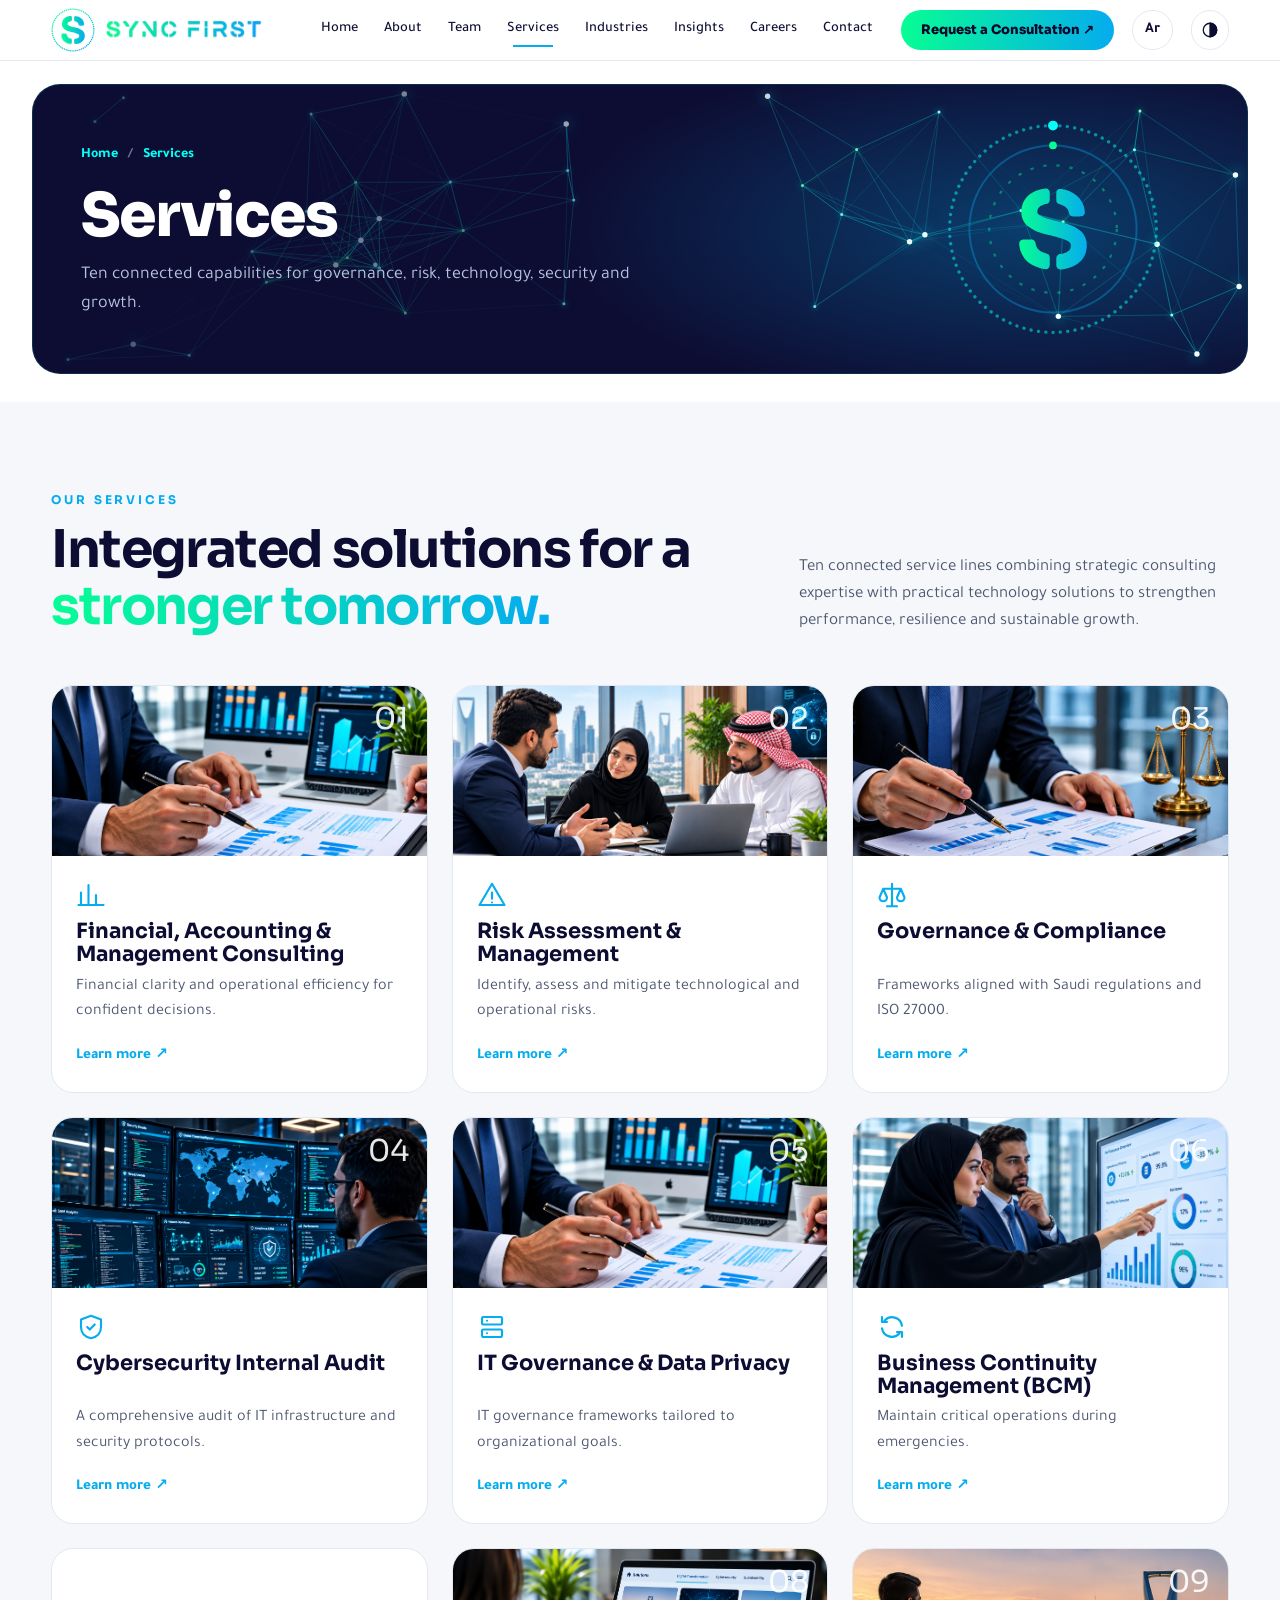
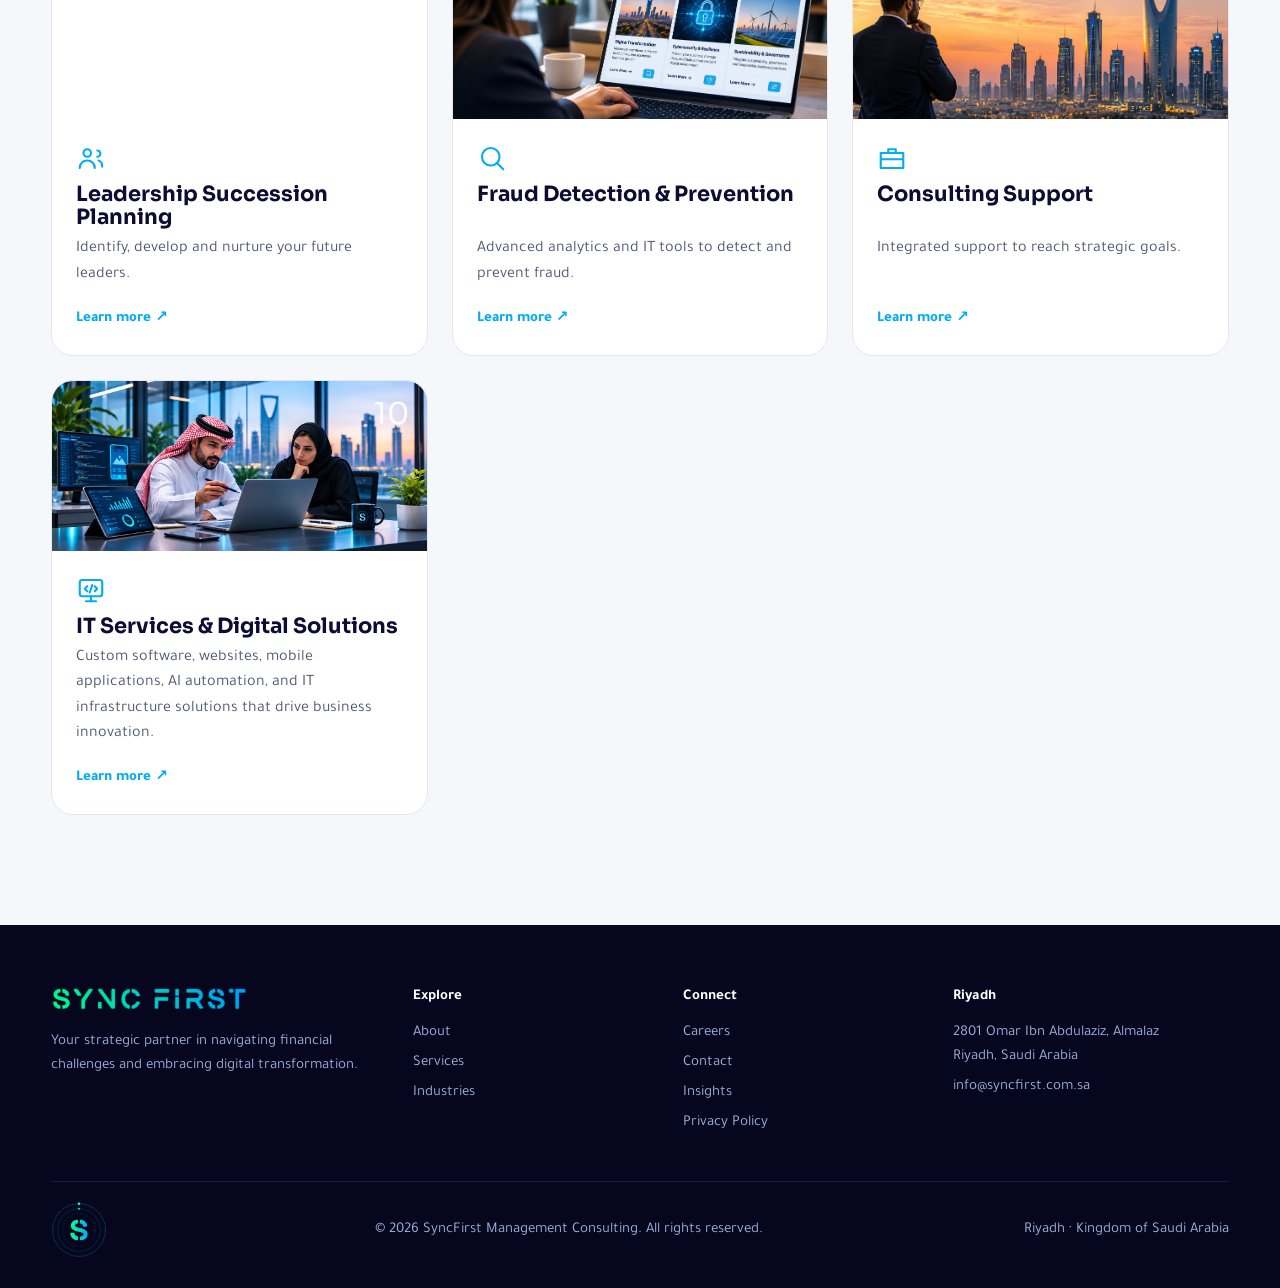
<file: services/index.html>
<!doctype html>
<html lang="en" dir="ltr"><head><meta charset="utf-8">
<meta name="viewport" content="width=device-width, initial-scale=1, viewport-fit=cover">
<title>Consulting Services | Audit, Risk, Governance, Cybersecurity | SyncFirst</title>
<meta name="description" content="Internal audit, risk management, governance and compliance, cybersecurity audit, IT governance, business continuity, fraud prevention and financial consulting.">
<meta name="theme-color" content="#0D0D33">
<link rel="canonical" href="https://syncfirst.com.sa/services/">
<meta property="og:type" content="website"><meta property="og:site_name" content="SyncFirst Management Consulting"><meta property="og:title" content="Consulting Services | Audit, Risk, Governance, Cybersecurity | SyncFirst"><meta property="og:description" content="Internal audit, risk management, governance and compliance, cybersecurity audit, IT governance, business continuity, fraud prevention and financial consulting."><meta property="og:url" content="https://syncfirst.com.sa/services/"><meta property="og:image" content="https://syncfirst.com.sa/assets/images/hero.webp"><meta name="twitter:card" content="summary_large_image">
<link rel="icon" href="../assets/images/favicon.svg" type="image/svg+xml">
<link rel="preconnect" href="https://fonts.googleapis.com"><link rel="preconnect" href="https://fonts.gstatic.com" crossorigin>
<link href="https://fonts.googleapis.com/css2?family=Sora:wght@500;600;700;800&family=Tajawal:wght@400;500;700;800&display=swap" rel="stylesheet">

<script>document.documentElement.classList.add('js');window.__ROOT="../";window.__SITE="https://syncfirst.com.sa";window.__PM={"home": ["SyncFirst Management Consulting | Governance, Risk, Cybersecurity & Digital Transformation in Saudi Arabia", "Riyadh-based consulting firm combining internal audit, risk management, governance, cybersecurity, IT consulting and digital transformation for organizations in Saudi Arabia."], "about": ["About SyncFirst | Multidisciplinary Consulting Firm in Riyadh", "Learn about SyncFirst: our vision, mission, values and five-stage consulting approach, and the frameworks and standards our work draws on."], "team": ["Our Team | SyncFirst Management Consulting", "Meet the leadership and management team behind SyncFirst across audit, governance, risk, finance and technology."], "services": ["Consulting Services | Audit, Risk, Governance, Cybersecurity | SyncFirst", "Internal audit, risk management, governance and compliance, cybersecurity audit, IT governance, business continuity, fraud prevention and financial consulting."], "industries": ["Industries We Serve | Financial, Government, Healthcare, Energy | SyncFirst", "Sector-focused consulting for financial services, government, healthcare, energy and utilities, technology and telecom, real estate and construction in Saudi Arabia."], "insights": ["Insights & Engagement Examples | SyncFirst", "Perspectives and illustrative examples of how SyncFirst structures governance, risk, cybersecurity and transformation engagements."], "careers": ["Careers | SyncFirst Management Consulting", "Build your career with SyncFirst in an environment driven by integrity, collaboration, innovation and meaningful work."], "contact": ["Contact SyncFirst | Request a Consultation in Riyadh", "Request a consultation with SyncFirst. Tell us about your governance, risk, cybersecurity or transformation requirements."], "privacy": ["Privacy Policy | SyncFirst Management Consulting", "How SyncFirst handles the information you share through this website."]};</script>
<link rel="stylesheet" href="../assets/css/main.css"><link rel="stylesheet" href="../assets/css/refine.css"><link rel="stylesheet" href="../assets/css/polish.css">
<script type="application/ld+json">{"@context": "https://schema.org", "@type": "Organization", "name": "SyncFirst Management Consulting", "url": "https://syncfirst.com.sa/", "logo": "https://syncfirst.com.sa/assets/images/logo-wordmark.png", "email": "info@syncfirst.com.sa", "telephone": "+966535551912", "address": {"@type": "PostalAddress", "streetAddress": "2801 Omar Ibn Abdulaziz, Almalaz", "addressLocality": "Riyadh", "addressCountry": "SA"}}</script>
</head><body data-start="services">
<svg width="0" height="0" style="position:absolute" aria-hidden="true"><defs><linearGradient id="g" gradientUnits="userSpaceOnUse" x1="20" y1="10" x2="80" y2="90"><stop offset="0" stop-color="#07FD94"/><stop offset="1" stop-color="#05ACEE"/></linearGradient></defs></svg>
<svg width="0" height="0" style="position:absolute"><defs><linearGradient id="g" gradientUnits="userSpaceOnUse" x1="20" y1="10" x2="80" y2="90"><stop offset="0" stop-color="#07FD94"/><stop offset="1" stop-color="#05ACEE"/></linearGradient></defs></svg>
<div id="pr" aria-hidden="true"></div>
<a class="skip" href="#main-content" data-skip>Skip to content</a>
<header><div class="c nv"><a class="br" href="#home"><svg class="mk" viewBox="0 0 100 100" aria-hidden="true"><circle cx="50" cy="50" r="47.5"/><defs><linearGradient id="sfH" gradientUnits="userSpaceOnUse" x1="16" y1="0" x2="84" y2="0"><stop offset="0" stop-color="#07FD94"/><stop offset="1" stop-color="#05ACEE"/></linearGradient></defs><g transform="translate(10 10) scale(.8)"><path class="sp sb" d="M57.52 90.00C57.23 90.01 57.00 89.99 56.78 89.96C56.55 89.93 56.38 89.90 56.17 89.84C55.97 89.78 55.73 89.69 55.53 89.60C55.33 89.50 55.15 89.39 54.98 89.27C54.80 89.15 54.64 89.01 54.50 88.87C54.35 88.72 54.21 88.56 54.09 88.39C53.96 88.22 53.85 88.04 53.75 87.84C53.65 87.64 53.57 87.43 53.50 87.20C53.43 86.98 53.38 86.76 53.34 86.48C53.30 86.19 53.28 86.53 53.26 85.49C53.25 84.44 53.23 81.38 53.24 80.21C53.26 79.04 53.28 78.93 53.34 78.45C53.39 77.97 53.50 77.60 53.59 77.31C53.68 77.02 53.76 76.91 53.87 76.71C53.99 76.51 54.13 76.32 54.30 76.13C54.47 75.94 54.69 75.74 54.89 75.58C55.10 75.43 55.21 75.33 55.52 75.20C55.82 75.06 55.95 74.95 56.74 74.77C57.52 74.59 59.31 74.33 60.24 74.10C61.17 73.87 61.81 73.59 62.32 73.40C62.83 73.22 62.98 73.14 63.29 72.99C63.60 72.83 63.88 72.69 64.19 72.49C64.50 72.30 64.87 72.04 65.16 71.81C65.44 71.59 65.67 71.40 65.90 71.16C66.12 70.93 66.34 70.66 66.52 70.40C66.70 70.14 66.85 69.88 66.98 69.59C67.11 69.30 67.22 69.00 67.31 68.66C67.41 68.33 67.48 67.98 67.52 67.61C67.57 67.23 67.59 66.79 67.59 66.42C67.59 66.05 67.56 65.69 67.51 65.37C67.45 65.05 67.37 64.75 67.26 64.47C67.15 64.20 67.00 63.96 66.85 63.75C66.70 63.53 66.56 63.38 66.38 63.20C66.20 63.02 66.17 62.95 65.77 62.67C65.37 62.40 64.53 61.85 63.99 61.55C63.46 61.24 63.31 61.14 62.57 60.82C61.84 60.50 60.96 60.09 59.59 59.63C58.23 59.16 56.18 58.53 54.37 58.03C52.55 57.53 50.27 57.00 48.69 56.63C47.10 56.25 46.32 56.15 44.86 55.78C43.39 55.42 41.08 54.78 39.88 54.43C38.69 54.09 38.56 54.03 37.68 53.73C36.80 53.43 35.49 52.97 34.61 52.63C33.73 52.29 33.05 52.00 32.39 51.69C31.72 51.39 31.34 51.20 30.62 50.80C29.90 50.41 28.89 49.84 28.08 49.30C27.26 48.77 26.43 48.17 25.72 47.61C25.02 47.05 24.38 46.47 23.84 45.95C23.31 45.43 22.93 44.99 22.52 44.50C22.11 44.00 21.77 43.60 21.39 42.97C21.00 42.35 20.51 41.37 20.21 40.73C19.92 40.10 19.81 39.79 19.63 39.17C19.44 38.56 19.23 37.77 19.10 37.04C18.97 36.31 18.89 35.60 18.84 34.78C18.78 33.96 18.75 32.95 18.77 32.12C18.78 31.28 18.84 30.56 18.95 29.78C19.05 29.00 19.18 28.26 19.39 27.44C19.60 26.62 19.95 25.56 20.21 24.85C20.46 24.13 20.59 23.82 20.93 23.17C21.27 22.51 21.76 21.63 22.23 20.92C22.70 20.22 23.20 19.58 23.76 18.92C24.33 18.26 25.00 17.55 25.61 16.98C26.22 16.40 26.70 16.00 27.41 15.49C28.11 14.97 28.97 14.37 29.84 13.87C30.71 13.37 31.89 12.81 32.61 12.47C33.32 12.13 33.33 12.12 34.14 11.85C34.94 11.58 36.24 11.13 37.43 10.85C38.62 10.56 40.45 10.28 41.28 10.14C42.11 10.00 42.08 10.03 42.40 10.01C42.73 9.99 42.98 10.00 43.22 10.02C43.47 10.03 43.68 10.07 43.88 10.11C44.09 10.16 44.29 10.22 44.47 10.29C44.65 10.36 44.80 10.44 44.97 10.54C45.14 10.65 45.32 10.78 45.47 10.93C45.63 11.07 45.77 11.22 45.89 11.39C46.02 11.56 46.13 11.74 46.23 11.93C46.33 12.13 46.40 12.23 46.50 12.56C46.59 12.89 46.72 13.38 46.78 13.91C46.84 14.44 46.84 14.61 46.85 15.73C46.86 16.85 46.84 19.64 46.83 20.64C46.81 21.63 46.78 21.37 46.74 21.68C46.70 21.99 46.64 22.27 46.57 22.52C46.50 22.76 46.44 22.95 46.33 23.16C46.23 23.37 46.09 23.59 45.95 23.79C45.80 23.98 45.62 24.16 45.45 24.30C45.29 24.45 45.20 24.54 44.94 24.68C44.68 24.81 44.52 24.93 43.88 25.13C43.24 25.33 41.91 25.61 41.08 25.88C40.26 26.14 39.39 26.52 38.91 26.73C38.42 26.94 38.41 26.97 38.16 27.12C37.91 27.27 37.64 27.45 37.40 27.63C37.16 27.80 36.91 28.00 36.70 28.19C36.49 28.38 36.32 28.55 36.13 28.76C35.94 28.97 35.72 29.22 35.56 29.45C35.39 29.69 35.26 29.91 35.14 30.17C35.02 30.42 34.92 30.69 34.83 31.00C34.74 31.31 34.66 31.71 34.61 32.04C34.55 32.36 34.53 32.65 34.52 32.93C34.52 33.21 34.53 33.47 34.57 33.71C34.61 33.95 34.68 34.17 34.77 34.39C34.87 34.61 34.94 34.77 35.16 35.02C35.37 35.27 35.69 35.60 36.05 35.89C36.41 36.19 36.76 36.45 37.32 36.77C37.88 37.10 38.76 37.54 39.41 37.85C40.05 38.15 40.26 38.26 41.19 38.59C42.12 38.92 42.74 39.23 45.00 39.84C47.25 40.45 52.29 41.65 54.70 42.27C57.11 42.89 57.83 43.10 59.47 43.57C61.11 44.04 62.95 44.53 64.54 45.07C66.13 45.61 67.76 46.28 68.99 46.82C70.22 47.35 71.06 47.81 71.95 48.29C72.83 48.77 73.64 49.25 74.33 49.70C75.02 50.14 75.49 50.49 76.09 50.97C76.69 51.45 77.34 52.01 77.90 52.57C78.46 53.13 78.95 53.69 79.44 54.31C79.93 54.94 80.45 55.71 80.84 56.33C81.23 56.95 81.50 57.44 81.77 58.05C82.05 58.65 82.31 59.33 82.51 59.96C82.72 60.60 82.86 61.13 83.00 61.88C83.13 62.63 83.26 63.62 83.32 64.46C83.38 65.30 83.39 66.04 83.36 66.90C83.33 67.76 83.27 68.72 83.16 69.59C83.04 70.47 82.87 71.35 82.68 72.15C82.49 72.95 82.27 73.62 82.00 74.37C81.72 75.13 81.40 75.94 81.02 76.69C80.65 77.43 80.22 78.14 79.75 78.82C79.28 79.51 78.77 80.16 78.19 80.81C77.62 81.45 76.93 82.14 76.30 82.71C75.67 83.28 75.15 83.70 74.41 84.23C73.67 84.75 72.60 85.41 71.86 85.84C71.11 86.28 70.78 86.46 69.93 86.83C69.08 87.20 67.67 87.75 66.75 88.07C65.83 88.39 65.09 88.58 64.41 88.77C63.73 88.95 63.40 89.02 62.67 89.17C61.94 89.33 60.72 89.56 60.02 89.68C59.32 89.81 58.91 89.87 58.49 89.92C58.08 89.97 57.80 89.99 57.52 90.00Z"/><path class="sp st" d="M78.17 37.43C77.74 37.49 77.68 37.54 76.38 37.56C75.07 37.59 71.58 37.59 70.32 37.57C69.05 37.54 69.15 37.46 68.80 37.41C68.44 37.36 68.39 37.31 68.20 37.24C68.01 37.18 67.90 37.14 67.68 37.00C67.46 36.86 67.12 36.63 66.89 36.40C66.66 36.17 66.44 35.86 66.29 35.61C66.14 35.37 66.14 35.42 65.98 34.91C65.81 34.40 65.50 33.18 65.29 32.56C65.09 31.94 64.97 31.62 64.77 31.20C64.56 30.77 64.35 30.37 64.08 29.99C63.80 29.61 63.48 29.24 63.13 28.91C62.79 28.58 62.46 28.32 62.02 28.01C61.57 27.69 61.05 27.33 60.47 27.02C59.89 26.72 59.35 26.49 58.53 26.19C57.70 25.88 56.12 25.41 55.50 25.17C54.87 24.93 55.01 24.92 54.78 24.75C54.56 24.57 54.31 24.31 54.14 24.12C53.98 23.93 53.89 23.76 53.79 23.59C53.70 23.41 53.63 23.26 53.56 23.06C53.49 22.85 53.43 22.60 53.38 22.36C53.33 22.11 53.31 22.71 53.28 21.59C53.26 20.46 53.22 16.94 53.24 15.61C53.25 14.29 53.32 14.08 53.37 13.63C53.41 13.18 53.47 13.12 53.53 12.91C53.59 12.70 53.65 12.55 53.74 12.37C53.83 12.18 53.95 11.99 54.07 11.81C54.19 11.64 54.34 11.47 54.47 11.33C54.61 11.19 54.73 11.08 54.88 10.98C55.03 10.87 55.20 10.77 55.36 10.70C55.52 10.63 55.64 10.58 55.83 10.54C56.01 10.49 56.21 10.45 56.47 10.42C56.73 10.40 57.07 10.38 57.40 10.39C57.73 10.39 57.79 10.36 58.45 10.47C59.10 10.57 60.65 10.86 61.32 11.00C62.00 11.15 61.85 11.13 62.51 11.33C63.16 11.54 64.52 11.98 65.26 12.25C66.00 12.52 66.21 12.61 66.95 12.96C67.69 13.32 68.74 13.80 69.70 14.38C70.66 14.96 72.05 15.99 72.68 16.45C73.32 16.91 73.16 16.82 73.51 17.14C73.87 17.46 74.32 17.85 74.82 18.36C75.31 18.88 76.05 19.70 76.49 20.23C76.93 20.75 77.15 21.07 77.47 21.53C77.79 21.99 78.14 22.54 78.41 22.99C78.67 23.44 78.82 23.73 79.06 24.23C79.31 24.72 79.65 25.46 79.86 25.96C80.07 26.47 80.15 26.73 80.32 27.27C80.48 27.82 80.73 28.68 80.87 29.25C81.01 29.82 81.09 30.23 81.17 30.71C81.26 31.20 81.33 31.72 81.37 32.16C81.41 32.59 81.43 32.96 81.43 33.30C81.43 33.64 81.41 33.93 81.37 34.20C81.33 34.46 81.29 34.67 81.21 34.91C81.13 35.14 81.02 35.37 80.89 35.60C80.75 35.82 80.59 36.04 80.40 36.24C80.20 36.45 79.95 36.66 79.71 36.82C79.47 36.98 79.22 37.11 78.96 37.21C78.71 37.31 78.60 37.37 78.17 37.43Z"/><path class="sp sl" d="M42.86 89.73C42.64 89.74 42.48 89.73 42.24 89.70C42.00 89.68 42.05 89.69 41.40 89.57C40.76 89.44 39.15 89.13 38.36 88.95C37.56 88.78 37.47 88.77 36.65 88.51C35.83 88.25 34.51 87.85 33.44 87.42C32.38 86.99 31.17 86.38 30.27 85.91C29.37 85.45 28.79 85.10 28.03 84.61C27.28 84.13 26.30 83.42 25.74 82.99C25.18 82.56 25.01 82.37 24.65 82.05C24.30 81.73 23.95 81.39 23.63 81.06C23.30 80.73 23.00 80.40 22.71 80.07C22.43 79.75 22.24 79.53 21.92 79.10C21.59 78.67 21.13 78.04 20.76 77.47C20.40 76.91 20.00 76.21 19.73 75.72C19.46 75.23 19.39 75.08 19.14 74.54C18.90 74.00 18.51 73.11 18.27 72.50C18.04 71.90 17.88 71.38 17.73 70.90C17.58 70.41 17.53 70.22 17.39 69.60C17.25 68.98 17.03 67.91 16.90 67.18C16.78 66.44 16.69 65.68 16.65 65.19C16.60 64.69 16.62 64.50 16.64 64.20C16.66 63.90 16.70 63.65 16.78 63.37C16.85 63.10 16.97 62.81 17.09 62.56C17.22 62.31 17.38 62.08 17.55 61.88C17.72 61.67 17.91 61.48 18.12 61.31C18.33 61.14 18.56 60.99 18.82 60.87C19.07 60.74 19.35 60.64 19.65 60.56C19.94 60.48 20.14 60.43 20.60 60.39C21.06 60.35 21.11 60.33 22.41 60.33C23.71 60.32 27.17 60.33 28.39 60.37C29.61 60.41 29.39 60.50 29.71 60.56C30.03 60.62 30.11 60.67 30.29 60.74C30.47 60.81 30.58 60.85 30.80 60.99C31.01 61.14 31.34 61.36 31.58 61.60C31.81 61.85 32.05 62.19 32.21 62.48C32.38 62.78 32.41 62.78 32.57 63.39C32.74 64.00 33.04 65.47 33.23 66.14C33.42 66.82 33.49 67.00 33.70 67.45C33.90 67.90 34.23 68.45 34.47 68.83C34.70 69.20 34.91 69.44 35.12 69.69C35.33 69.94 35.39 70.05 35.72 70.35C36.05 70.65 36.66 71.16 37.11 71.49C37.56 71.82 37.87 72.04 38.43 72.32C38.99 72.61 39.45 72.82 40.46 73.19C41.48 73.57 43.70 74.27 44.51 74.59C45.31 74.90 45.06 74.87 45.30 75.06C45.54 75.24 45.77 75.50 45.93 75.69C46.09 75.89 46.17 76.04 46.27 76.23C46.38 76.42 46.47 76.63 46.54 76.85C46.61 77.07 46.67 77.29 46.72 77.56C46.77 77.82 46.81 77.30 46.83 78.46C46.85 79.61 46.85 83.28 46.84 84.48C46.84 85.68 46.81 85.33 46.78 85.68C46.74 86.02 46.69 86.28 46.64 86.54C46.59 86.80 46.53 87.02 46.45 87.24C46.37 87.45 46.28 87.66 46.18 87.85C46.08 88.04 45.96 88.22 45.83 88.38C45.69 88.54 45.54 88.69 45.38 88.82C45.22 88.96 45.04 89.08 44.86 89.18C44.67 89.29 44.46 89.38 44.25 89.46C44.04 89.54 43.81 89.61 43.58 89.65C43.35 89.70 43.09 89.72 42.86 89.73Z"/></g></svg><img class="wm" src="../assets/images/logo-wordmark.png" width="150" height="24" alt="SYNC FIRST"></a>
<nav id="nav" aria-label="Primary"><a href="#home">Home</a><a href="#about">About</a><a href="#team">Team</a><a href="#services">Services</a><a href="#industries">Industries</a><a href="#insights">Insights</a><a href="#careers">Careers</a><a href="#contact">Contact</a></nav>
<a class="btn g" href="#contact">Request a Consultation ↗</a><button id="lg" aria-label="Language">Ar</button><button id="th" aria-label="Toggle theme" data-i="half"></button><button id="bg" aria-label="Menu" aria-controls="nav" aria-expanded="false" data-i="menu"></button></div></header>

<main id="main-content" tabindex="-1">
<section id="pbn" hidden><div class="c"><div class="bc"><a href="#home">Home</a><i>/</i><span id="bcp"></span></div><h1 id="pbt"></h1><p id="pbs"></p></div></section>
<section class="hero" data-p="home" id="top"><img class="hbg" src="../assets/images/hero-bg.webp" srcset="../assets/images/hero-bg-960.webp 960w, ../assets/images/hero-bg.webp 1672w" sizes="100vw" width="1672" height="941" decoding="async" alt=""><div class="gridfx"></div>
<div class="c hb"><div><span class="eb" style="color:var(--cyan)">Technology &amp; business consulting</span>
<h1><span class="ln"><span class="w"><i style="--d:0">Building</i></span> <span class="w"><i style="--d:1">Resilience.</i></span></span><span class="ln grad"><span class="w"><i style="--d:3">Enabling</i></span> <span class="w"><i style="--d:4">Transformation.</i></span></span></h1>
<p class="l" data-en="We deliver integrated consulting and technology solutions across governance, risk management, internal audit, financial advisory, IT services, cybersecurity, and digital transformation—helping organizations enhance efficiency, strengthen resilience, and achieve sustainable growth." data-ar="نقدّم حلولاً متكاملة في الاستشارات الإدارية والمالية، والحوكمة وإدارة المخاطر والتدقيق الداخلي، إلى جانب خدمات تقنية المعلومات والأمن السيبراني والتحوّل الرقمي، لتمكين المؤسسات من رفع كفاءتها وتعزيز مرونتها وتحقيق النمو المستدام.">We deliver integrated consulting and technology solutions across governance, risk management, internal audit, financial advisory, IT services, cybersecurity, and digital transformation—helping organizations enhance efficiency, strengthen resilience, and achieve sustainable growth.</p>
<div class="act"><a class="btn g" href="#services">Explore Our Services ↗</a><a class="btn o" href="#contact" data-pre="">Request a Consultation</a></div></div>
<div class="cvw"><canvas id="cv" aria-label="Interactive 3D SyncFirst logo"></canvas><span class="nd on" style="top:6%;left:12%" data-i="shield"></span><span class="nd on" style="top:3%;right:14%" data-i="server"></span><span class="nd on" style="top:44%;right:-2%" data-i="clip"></span><span class="nd on" style="bottom:8%;right:12%" data-i="scale"></span><span class="nd on" style="bottom:10%;left:10%" data-i="chart"></span><span class="nd on" style="top:44%;left:-2%" data-i="cpu"></span><div class="ar">Management Consulting · Your partner for growth</div></div></div></section>
<div class="mq" data-p="home" aria-hidden="true"><div id="mqi"></div></div>
<section class="sec" data-p="home" id="who"></section>

<section class="sec" data-p="about" id="about"><div class="c ab"><div class="ph rv rl"><img src="../assets/images/about-team.webp" loading="lazy" decoding="async" alt="Team discussion in a modern Riyadh office"><div class="fl"><b>2030</b>Supporting Saudi Vision 2030</div></div>
<div class="rv rr"><span class="eb">About SyncFirst</span><h2>Purpose. People. <span class="grad">Progress.</span></h2><p style="margin:22px 0">We help businesses navigate financial challenges and adapt to digital transformation amid rapid technological change. Our integrated solutions combine cutting-edge technology with best practices in accounting and internal auditing, strengthening cybersecurity and system development for efficiency and security.</p><p>More than a service provider, we are a strategic partner committed to helping clients build resilient, flexible work environments aligned with their goals, positioning them as leaders in tackling future challenges while achieving today’s objectives.</p>
</div></div></section>

<section class="sec tint" data-p="team" id="team"><div class="c"><div class="sh rv"><div><span class="eb">Our team</span><h2>The people behind <span class="grad">the practice.</span></h2></div><p>Specialised expertise across audit, governance, risk, compliance, finance and technology, with experience across the Gulf.</p></div><h3 class="sub rv">Leadership</h3><div class="lead2" id="tl1"></div><h3 class="sub rv">Management team</h3><div class="mg" id="tl2"></div></div></section>
<section class="sec tint" data-p="services" id="services"><div class="c"><div class="sh rv"><div><span class="eb">Our services</span><h2>Integrated solutions for a<br><span class="grad">stronger tomorrow.</span></h2></div><p>Ten connected service lines combining strategic consulting expertise with practical technology solutions to strengthen performance, resilience and sustainable growth.</p></div><div class="sg" id="sg"></div></div></section>

<section class="sec" data-p="home" id="cap"><div class="c"><div class="sh rv"><div><span class="eb">What we do</span><h2>Capabilities built for <span class="grad">what’s next.</span></h2></div><p>Ten connected capabilities that strengthen how your organization is governed, secured, financed and run.</p></div><div class="cp rv"><div class="cl" id="cl"></div><div class="cpv"><img id="cpi" alt=""><div class="cpt"><span class="eb" id="cpn"></span><h3 id="cpt"></h3><p id="cpd"></p><ul id="cpu"></ul><a class="btn g" href="#services">Explore services ↗</a></div></div></div></div></section>
<div class="bigt" data-p="home"><div><span>Audit · Risk · Security · Governance · Digital · Strategy ·</span><span>Audit · Risk · Security · Governance · Digital · Strategy ·</span></div></div>
<section class="sec ch" data-p="home"><img src="../assets/images/challenges-bg.webp" loading="lazy" decoding="async" alt=""><div class="c" style="position:relative"><span class="eb" style="color:var(--cyan)">Business challenges</span><h2 class="rv">Business Challenges <span class="grad">We Help Address</span></h2><p class="rv lead-p">Each challenge below links to the SyncFirst service line that addresses it.</p><div class="chg" id="chg"></div></div></section>

<section class="sec tint" data-p="about"><div class="c"><div class="vz"><div class="vl rv rl"><img src="../assets/images/vision-2030.webp" loading="lazy" decoding="async" width="720" height="448" alt="Saudi Vision 2030"></div><div class="rv rr"><span class="eb">Our vision</span><h2>Aligned with Saudi Arabia’s <span class="grad">Vision 2030.</span></h2><p style="color:var(--mut);margin-top:20px">Sync First strives to be the trusted strategic partner in supporting Saudi Arabia’s Vision 2030 by helping businesses achieve sustainable growth through innovative solutions that integrate digital transformation with effective financial management. We also focus on reinforcing internal controls and developing advanced, secure IT infrastructures.</p></div></div></div></section>
<section class="sec" data-p="about"><div class="c"><div class="sh rv"><div><span class="eb">Our mission</span><h2>Five commitments to <span class="grad">every client.</span></h2></div></div><div class="mi" id="msn"></div></div></section>
<section class="sec tint" data-p="about"><div class="c"><div class="sh rv"><div><span class="eb">Our core values</span><h2>What guides <span class="grad">every engagement.</span></h2></div></div><div class="mi" id="vals"></div></div></section>
<section class="sec" data-p="about" id="approach"><div class="c"><div class="apw"><div class="ph rv rl"><img src="../assets/images/approach.webp" loading="lazy" decoding="async" alt="Strategic planning on a shared workspace"></div><div class="rv rr"><span class="eb">Our methodology</span><h2>Our consulting approach: <span class="grad">five connected stages.</span></h2><p class="lead-p" style="margin-top:18px">Every engagement follows the same disciplined path, adapted to the size, sector and maturity of the client.</p></div></div><div class="ap" id="ap"></div><div id="fwx"></div></div></section>

<section class="sec tint" data-p="industries" id="industries"><div class="c"><div class="sh rv"><div><span class="eb">Industries we serve</span><h2>Deep expertise across <span class="grad">key sectors.</span></h2></div><p>Our work is grounded in the markets, regulations and ambitions shaping the Kingdom.</p></div>
<div class="ix" id="ix"></div></div></section>

<section class="sec" data-p="home"><div class="c"><div class="st"><div class="rv"><b class="grad" data-n="10">0</b><span>Service lines</span></div><div class="rv" style="--i:1"><b class="grad" data-n="6">0</b><span>Sectors served</span></div><div class="rv" style="--i:2"><b class="grad" data-n="5">0</b><span>Core values</span></div><div class="rv" style="--i:3"><b class="grad" data-n="2030" data-sep="1">0</b><span>Vision we support</span></div></div>
<div id="whyh"></div><div class="wy" id="wy"></div></div></section>

<section class="sec" data-p="insights" id="cases"></section>
<section class="sec tint" data-p="insights" id="insights"><div class="c"><div class="sh rv"><div><span class="eb">Insights &amp; perspectives</span><h2>Thought leadership and <span class="grad">latest trends.</span></h2></div></div><div class="ig" id="ig"></div></div></section>

<section class="sec ca" data-p="careers" id="careers"><img src="../assets/images/careers-team.webp" width="900" height="344" loading="lazy" decoding="async" alt="Colleagues collaborating"><div class="c"><span class="eb" style="color:var(--cyan)">Careers</span><h2 class="rv">Be part of a <span class="grad">brighter future.</span></h2><p class="rv" style="margin:22px 0 30px">Build your career in an environment driven by integrity, collaboration, innovation and meaningful impact. Grow through complex work, make a real difference, and bring your own perspective.</p><div class="perks rv"><span data-i="award">Meaningful work</span><span data-i="rocket">Professional growth</span><span data-i="users">Collaborative culture</span></div><a class="btn g rv" href="mailto:careers@syncfirst.com.sa?subject=Career enquiry">Introduce yourself ↗</a></div></section>
<section class="sec cw" data-p="careers"><div class="c"><div class="cwh"><div><span class="eb">Why SyncFirst</span><h2>A career that<br><span class="grad">grows with you.</span></h2></div><p>We bring together diverse expertise, a culture of continuous learning and a shared commitment to excellence. At SyncFirst, you will work on high-impact engagements across governance, risk, cybersecurity, technology and transformation, in a supportive and inclusive environment.</p></div>
<div class="cwg"><article><svg class="cwi" viewBox="0 0 48 48" fill="none" stroke="currentColor" stroke-width="2.4" stroke-linecap="round" stroke-linejoin="round" aria-hidden="true"><circle cx="22" cy="26" r="16"/><circle cx="22" cy="26" r="10"/><circle cx="22" cy="26" r="4"/><path d="M22 26 40 8M34 8h6v6"/></svg><h3>Purposeful impact</h3><p>Contribute to client success and to the wider development of organizations in Saudi Arabia.</p></article><article><svg class="cwi" viewBox="0 0 48 48" fill="none" stroke="currentColor" stroke-width="2.4" stroke-linecap="round" stroke-linejoin="round" aria-hidden="true"><rect x="5" y="30" width="8" height="12" rx="1.5"/><rect x="19" y="20" width="8" height="22" rx="1.5"/><rect x="33" y="8" width="8" height="34" rx="1.5"/></svg><h3>Continuous learning</h3><p>Build new skills, gain recognized expertise and stay ahead of industry trends.</p></article><article><svg class="cwi" viewBox="0 0 48 48" fill="none" stroke="currentColor" stroke-width="2.4" stroke-linecap="round" stroke-linejoin="round" aria-hidden="true"><circle cx="17" cy="14" r="6.5"/><path d="M4 40c0-8 5-13 13-13s13 5 13 13"/><circle cx="34" cy="17" r="5"/><path d="M34 28c6 0 10 4.5 10 11"/></svg><h3>Collaborative teams</h3><p>Work with experienced professionals who value knowledge sharing and teamwork.</p></article><article><svg class="cwi" viewBox="0 0 48 48" fill="none" stroke="currentColor" stroke-width="2.4" stroke-linecap="round" stroke-linejoin="round" aria-hidden="true"><path d="M24 43V22"/><path d="M24 26C13 26 8 19 8 9c11 0 16 6 16 17Z"/><path d="M24 22c0-9 5-14 16-14 0 9-5 15-16 15"/></svg><h3>Career development</h3><p>Clear growth paths and opportunities to take on greater responsibility.</p></article></div></div></section>
<section class="sec cl2" data-p="careers"><div class="c"><div class="clp"><figure class="clf"><img src="../assets/images/careers-life.webp" width="1000" height="325" loading="lazy" decoding="async" alt="Riyadh skyline at dusk"></figure><div class="clt"><span class="eb">Our people</span><h2>Life at <span class="grad">SyncFirst</span></h2><p>A supportive, respectful and high-performing workplace where people are empowered to learn, collaborate and make a difference.</p><ul><li><svg viewBox="0 0 24 24" aria-hidden="true"><circle cx="12" cy="12" r="11" fill="currentColor"/><path d="m7 12.5 3.2 3.2L17 9" fill="none" stroke="#06143a" stroke-width="2.4" stroke-linecap="round" stroke-linejoin="round"/></svg><span>A culture built on integrity and trust</span></li><li><svg viewBox="0 0 24 24" aria-hidden="true"><circle cx="12" cy="12" r="11" fill="currentColor"/><path d="m7 12.5 3.2 3.2L17 9" fill="none" stroke="#06143a" stroke-width="2.4" stroke-linecap="round" stroke-linejoin="round"/></svg><span>Exposure to diverse industries and complex challenges</span></li><li><svg viewBox="0 0 24 24" aria-hidden="true"><circle cx="12" cy="12" r="11" fill="currentColor"/><path d="m7 12.5 3.2 3.2L17 9" fill="none" stroke="#06143a" stroke-width="2.4" stroke-linecap="round" stroke-linejoin="round"/></svg><span>Mentorship and knowledge sharing</span></li><li><svg viewBox="0 0 24 24" aria-hidden="true"><circle cx="12" cy="12" r="11" fill="currentColor"/><path d="m7 12.5 3.2 3.2L17 9" fill="none" stroke="#06143a" stroke-width="2.4" stroke-linecap="round" stroke-linejoin="round"/></svg><span>A strong focus on professional and personal growth</span></li></ul></div></div></div></section>
<section class="sec cj" data-p="careers"><div class="c"><div class="cjb"><svg class="cjm" viewBox="0 0 48 48" fill="none" stroke="currentColor" stroke-width="2.4" stroke-linecap="round" stroke-linejoin="round" aria-hidden="true"><rect x="5" y="9" width="38" height="30" rx="4"/><path d="m6 13 18 14 18-14"/></svg><div class="cjt"><h2>Interested in joining SyncFirst?</h2><p>Share your profile with us, and we’ll get in touch when a suitable opportunity arises.</p></div><a class="btn g" href="mailto:careers@syncfirst.com.sa?subject=Career enquiry">Introduce yourself ↗</a></div></div></section>

<section class="sec" data-p="contact" id="contact"><div class="c ct"><div class="rv rl"><span class="eb">Contact us</span><h2>Let’s build a <span class="grad">stronger tomorrow.</span></h2><p style="color:var(--mut);margin-top:18px">Tell us what you are working through and let’s explore where SyncFirst can help.</p>
<div class="ci"><div><span class="ic" data-i="pin"></span><p style="margin:0"><b>Riyadh office</b><span>2801 Omar Ibn Abdulaziz, Almalaz, Riyadh, KSA</span></p></div><div><span class="ic" data-i="mail"></span><p style="margin:0"><b>Email</b><a href="mailto:info@syncfirst.com.sa">info@syncfirst.com.sa</a></p></div><div><span class="ic" data-i="phone"></span><p style="margin:0"><b>Call</b><a href="tel:+966535551912">+966 53 555 1912</a> · <a href="tel:+966549783994">+966 54 978 3994</a></p></div></div>
<div class="ph" style="margin-top:30px;aspect-ratio:2.4"><img src="../assets/images/reception.webp" loading="lazy" decoding="async" alt="SyncFirst reception"></div></div>
<form class="rv rr" id="fm" novalidate></form></div></section>

<section class="sec" data-p="privacy" id="privacy"></section>
<section class="cta" data-p="home"><img src="../assets/images/cta-bg.webp" loading="lazy" decoding="async" alt=""><div class="c"><h2 class="rv">Ready to sync your <span class="grad">next move?</span></h2><a class="btn g rv" href="#contact">Talk to our experts ↗</a></div></section>
</main>
<footer><div class="c"><div class="fg"><div><img class="wm" style="height:30px" src="../assets/images/logo-wordmark.png" width="150" height="24" alt="SYNC FIRST"><p>Your strategic partner in navigating financial challenges and embracing digital transformation.</p></div><div><h4>Explore</h4><a href="#about">About</a><a href="#services">Services</a><a href="#industries">Industries</a></div><div><h4>Connect</h4><a href="#careers">Careers</a><a href="#contact">Contact</a><a href="#insights">Insights</a><a href="#privacy">Privacy Policy</a></div><div><h4>Riyadh</h4>2801 Omar Ibn Abdulaziz, Almalaz<br>Riyadh, Saudi Arabia<a href="mailto:info@syncfirst.com.sa">info@syncfirst.com.sa</a></div></div><div class="fb"><span>© 2026 SyncFirst Management Consulting. All rights reserved.</span><span>Riyadh · Kingdom of Saudi Arabia</span></div></div></footer>
<div id="md" role="dialog" aria-modal="true" aria-labelledby="mt" tabindex="-1"><div><img id="mi" alt="" width="620" height="190"><div class="b"><button id="mx" type="button" aria-label="Close">×</button><h2 id="mt" style="font-size:28px"></h2><div id="mbody"></div></div></div></div>

<noscript><p style="position:fixed;bottom:0;left:0;right:0;background:#0D0D33;color:#fff;padding:14px;text-align:center;z-index:99">This website needs JavaScript for most of its content. Contact us at <a href="mailto:info@syncfirst.com.sa" style="text-decoration:underline">info@syncfirst.com.sa</a>.</p></noscript>
<script src="../assets/js/config.js"></script><script src="../assets/js/main.js"></script><script src="../assets/js/profiles.js"></script><script src="../assets/js/content.js"></script><script src="../assets/js/connected_intelligence.js"></script>
<script src="../assets/js/polish.js"></script>
<script src="../assets/js/updates.js"></script>
</body></html>
</file>
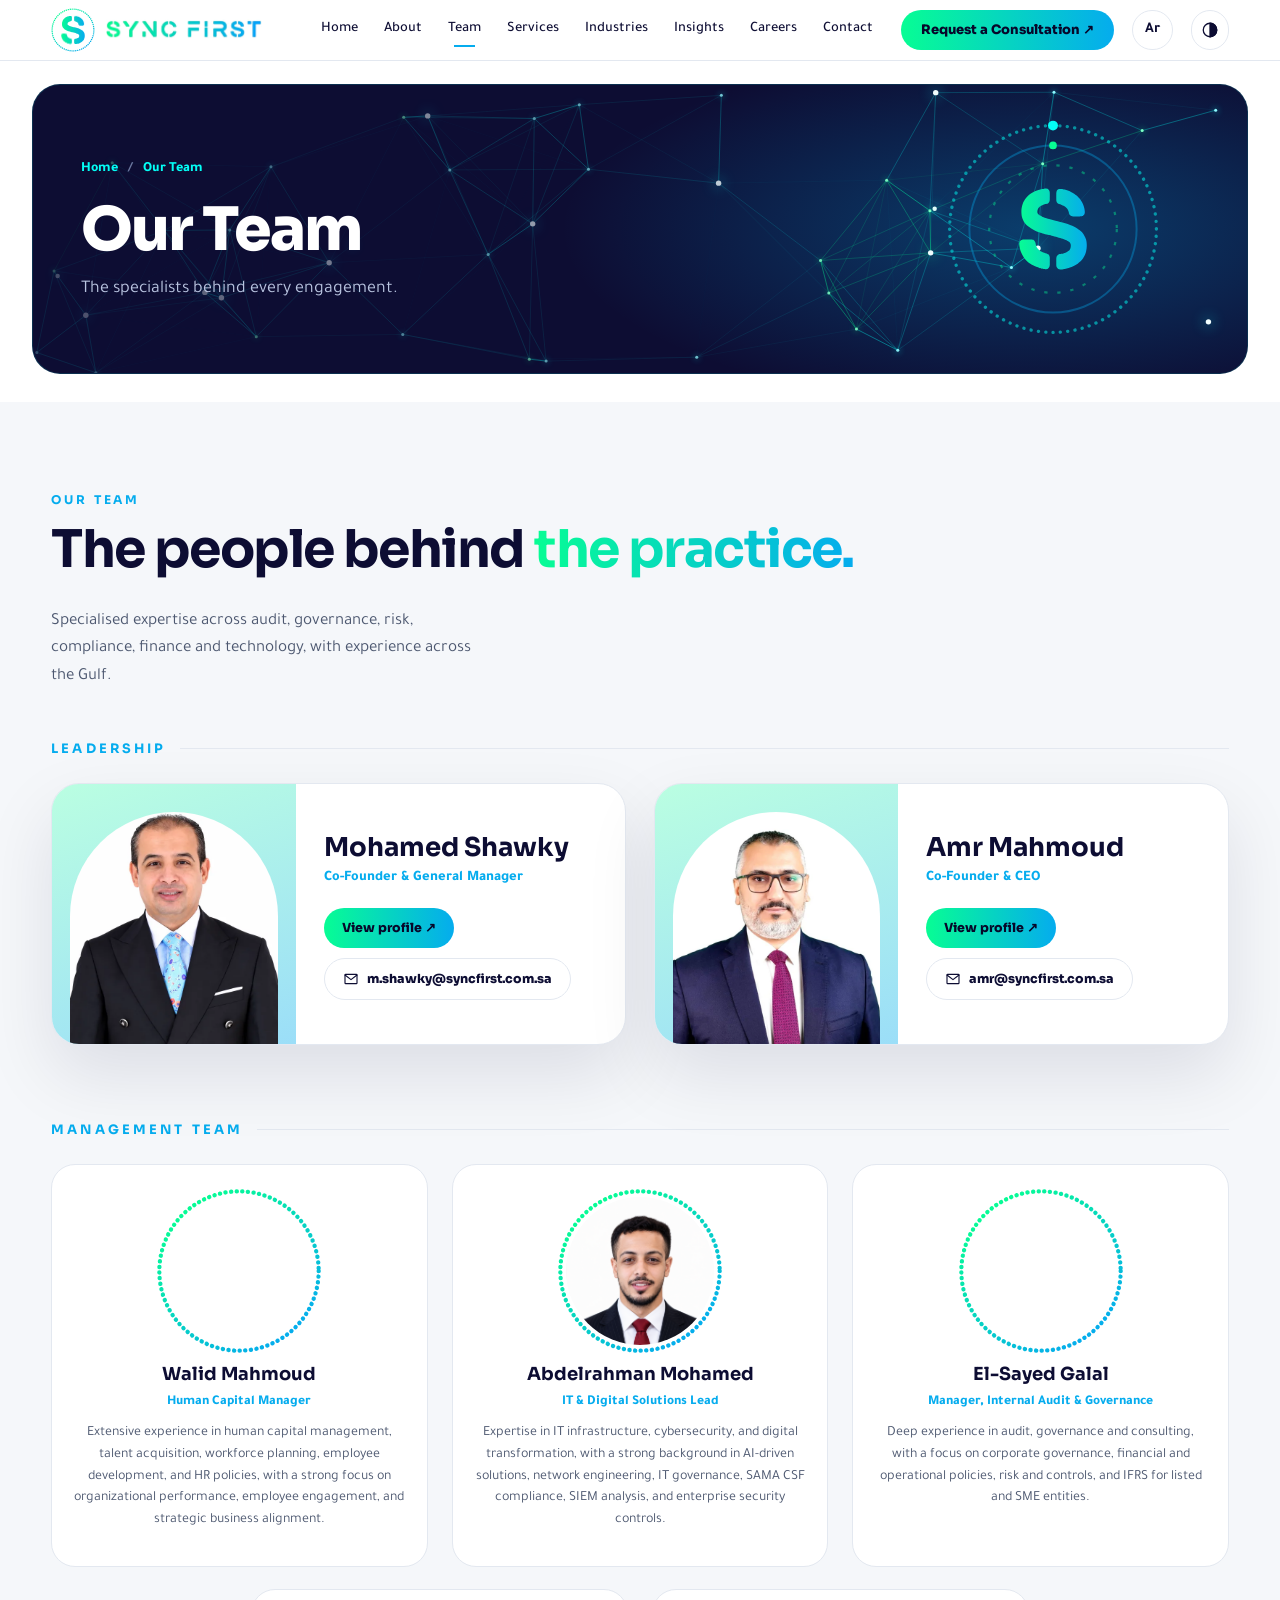
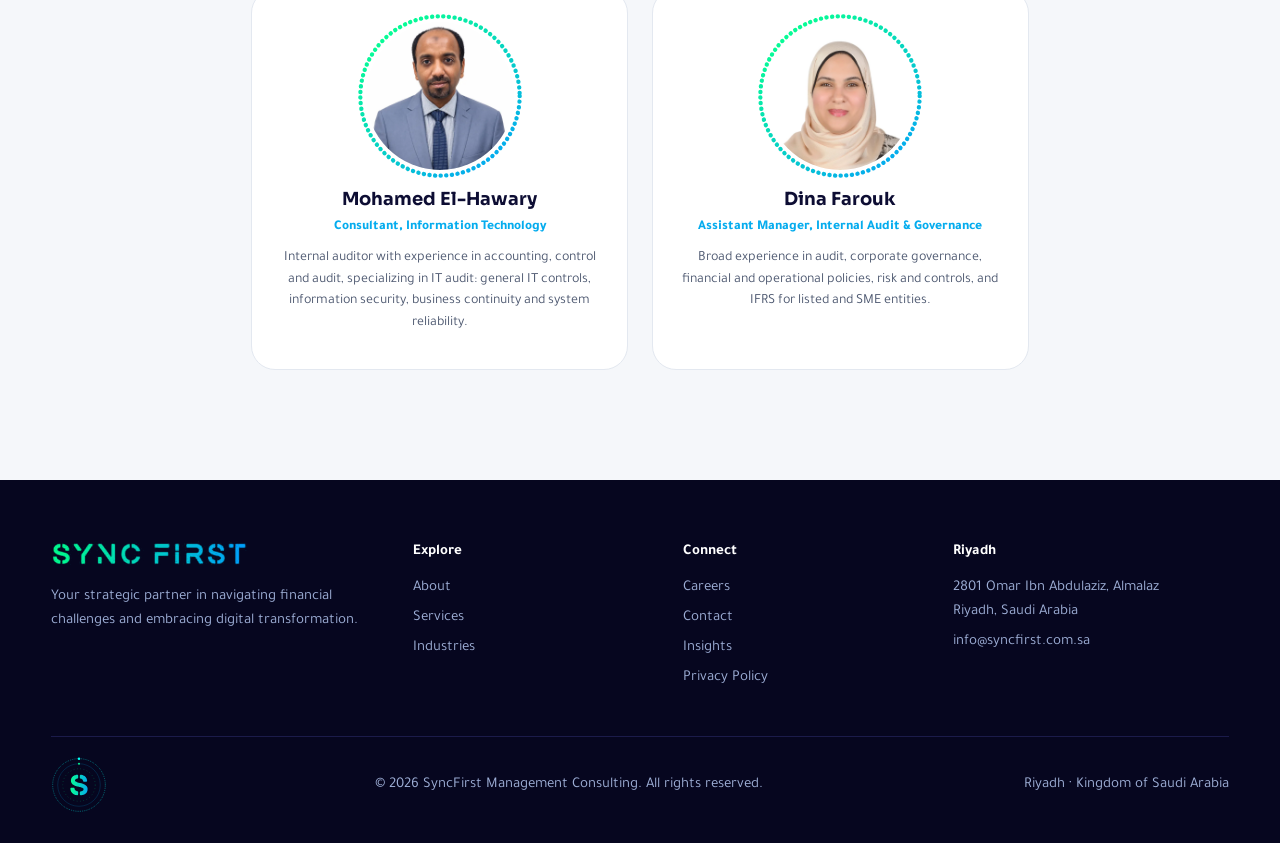
<file: team/index.html>
<!doctype html>
<html lang="en" dir="ltr"><head><meta charset="utf-8">
<meta name="viewport" content="width=device-width, initial-scale=1, viewport-fit=cover">
<title>Our Team | SyncFirst Management Consulting</title>
<meta name="description" content="Meet the leadership and management team behind SyncFirst across audit, governance, risk, finance and technology.">
<meta name="theme-color" content="#0D0D33">
<link rel="canonical" href="https://syncfirst.com.sa/team/">
<meta property="og:type" content="website"><meta property="og:site_name" content="SyncFirst Management Consulting"><meta property="og:title" content="Our Team | SyncFirst Management Consulting"><meta property="og:description" content="Meet the leadership and management team behind SyncFirst across audit, governance, risk, finance and technology."><meta property="og:url" content="https://syncfirst.com.sa/team/"><meta property="og:image" content="https://syncfirst.com.sa/assets/images/hero.webp"><meta name="twitter:card" content="summary_large_image">
<link rel="icon" href="../assets/images/favicon.svg" type="image/svg+xml">
<link rel="preconnect" href="https://fonts.googleapis.com"><link rel="preconnect" href="https://fonts.gstatic.com" crossorigin>
<link href="https://fonts.googleapis.com/css2?family=Sora:wght@500;600;700;800&family=Tajawal:wght@400;500;700;800&display=swap" rel="stylesheet">

<script>document.documentElement.classList.add('js');window.__ROOT="../";window.__SITE="https://syncfirst.com.sa";window.__PM={"home": ["SyncFirst Management Consulting | Governance, Risk, Cybersecurity & Digital Transformation in Saudi Arabia", "Riyadh-based consulting firm combining internal audit, risk management, governance, cybersecurity, IT consulting and digital transformation for organizations in Saudi Arabia."], "about": ["About SyncFirst | Multidisciplinary Consulting Firm in Riyadh", "Learn about SyncFirst: our vision, mission, values and five-stage consulting approach, and the frameworks and standards our work draws on."], "team": ["Our Team | SyncFirst Management Consulting", "Meet the leadership and management team behind SyncFirst across audit, governance, risk, finance and technology."], "services": ["Consulting Services | Audit, Risk, Governance, Cybersecurity | SyncFirst", "Internal audit, risk management, governance and compliance, cybersecurity audit, IT governance, business continuity, fraud prevention and financial consulting."], "industries": ["Industries We Serve | Financial, Government, Healthcare, Energy | SyncFirst", "Sector-focused consulting for financial services, government, healthcare, energy and utilities, technology and telecom, real estate and construction in Saudi Arabia."], "insights": ["Insights & Engagement Examples | SyncFirst", "Perspectives and illustrative examples of how SyncFirst structures governance, risk, cybersecurity and transformation engagements."], "careers": ["Careers | SyncFirst Management Consulting", "Build your career with SyncFirst in an environment driven by integrity, collaboration, innovation and meaningful work."], "contact": ["Contact SyncFirst | Request a Consultation in Riyadh", "Request a consultation with SyncFirst. Tell us about your governance, risk, cybersecurity or transformation requirements."], "privacy": ["Privacy Policy | SyncFirst Management Consulting", "How SyncFirst handles the information you share through this website."]};</script>
<link rel="stylesheet" href="../assets/css/main.css"><link rel="stylesheet" href="../assets/css/refine.css"><link rel="stylesheet" href="../assets/css/polish.css">
<script type="application/ld+json">{"@context": "https://schema.org", "@type": "Organization", "name": "SyncFirst Management Consulting", "url": "https://syncfirst.com.sa/", "logo": "https://syncfirst.com.sa/assets/images/logo-wordmark.png", "email": "info@syncfirst.com.sa", "telephone": "+966535551912", "address": {"@type": "PostalAddress", "streetAddress": "2801 Omar Ibn Abdulaziz, Almalaz", "addressLocality": "Riyadh", "addressCountry": "SA"}}</script>
</head><body data-start="team">
<svg width="0" height="0" style="position:absolute" aria-hidden="true"><defs><linearGradient id="g" gradientUnits="userSpaceOnUse" x1="20" y1="10" x2="80" y2="90"><stop offset="0" stop-color="#07FD94"/><stop offset="1" stop-color="#05ACEE"/></linearGradient></defs></svg>
<svg width="0" height="0" style="position:absolute"><defs><linearGradient id="g" gradientUnits="userSpaceOnUse" x1="20" y1="10" x2="80" y2="90"><stop offset="0" stop-color="#07FD94"/><stop offset="1" stop-color="#05ACEE"/></linearGradient></defs></svg>
<div id="pr" aria-hidden="true"></div>
<a class="skip" href="#main-content" data-skip>Skip to content</a>
<header><div class="c nv"><a class="br" href="#home"><svg class="mk" viewBox="0 0 100 100" aria-hidden="true"><circle cx="50" cy="50" r="47.5"/><defs><linearGradient id="sfH" gradientUnits="userSpaceOnUse" x1="16" y1="0" x2="84" y2="0"><stop offset="0" stop-color="#07FD94"/><stop offset="1" stop-color="#05ACEE"/></linearGradient></defs><g transform="translate(10 10) scale(.8)"><path class="sp sb" d="M57.52 90.00C57.23 90.01 57.00 89.99 56.78 89.96C56.55 89.93 56.38 89.90 56.17 89.84C55.97 89.78 55.73 89.69 55.53 89.60C55.33 89.50 55.15 89.39 54.98 89.27C54.80 89.15 54.64 89.01 54.50 88.87C54.35 88.72 54.21 88.56 54.09 88.39C53.96 88.22 53.85 88.04 53.75 87.84C53.65 87.64 53.57 87.43 53.50 87.20C53.43 86.98 53.38 86.76 53.34 86.48C53.30 86.19 53.28 86.53 53.26 85.49C53.25 84.44 53.23 81.38 53.24 80.21C53.26 79.04 53.28 78.93 53.34 78.45C53.39 77.97 53.50 77.60 53.59 77.31C53.68 77.02 53.76 76.91 53.87 76.71C53.99 76.51 54.13 76.32 54.30 76.13C54.47 75.94 54.69 75.74 54.89 75.58C55.10 75.43 55.21 75.33 55.52 75.20C55.82 75.06 55.95 74.95 56.74 74.77C57.52 74.59 59.31 74.33 60.24 74.10C61.17 73.87 61.81 73.59 62.32 73.40C62.83 73.22 62.98 73.14 63.29 72.99C63.60 72.83 63.88 72.69 64.19 72.49C64.50 72.30 64.87 72.04 65.16 71.81C65.44 71.59 65.67 71.40 65.90 71.16C66.12 70.93 66.34 70.66 66.52 70.40C66.70 70.14 66.85 69.88 66.98 69.59C67.11 69.30 67.22 69.00 67.31 68.66C67.41 68.33 67.48 67.98 67.52 67.61C67.57 67.23 67.59 66.79 67.59 66.42C67.59 66.05 67.56 65.69 67.51 65.37C67.45 65.05 67.37 64.75 67.26 64.47C67.15 64.20 67.00 63.96 66.85 63.75C66.70 63.53 66.56 63.38 66.38 63.20C66.20 63.02 66.17 62.95 65.77 62.67C65.37 62.40 64.53 61.85 63.99 61.55C63.46 61.24 63.31 61.14 62.57 60.82C61.84 60.50 60.96 60.09 59.59 59.63C58.23 59.16 56.18 58.53 54.37 58.03C52.55 57.53 50.27 57.00 48.69 56.63C47.10 56.25 46.32 56.15 44.86 55.78C43.39 55.42 41.08 54.78 39.88 54.43C38.69 54.09 38.56 54.03 37.68 53.73C36.80 53.43 35.49 52.97 34.61 52.63C33.73 52.29 33.05 52.00 32.39 51.69C31.72 51.39 31.34 51.20 30.62 50.80C29.90 50.41 28.89 49.84 28.08 49.30C27.26 48.77 26.43 48.17 25.72 47.61C25.02 47.05 24.38 46.47 23.84 45.95C23.31 45.43 22.93 44.99 22.52 44.50C22.11 44.00 21.77 43.60 21.39 42.97C21.00 42.35 20.51 41.37 20.21 40.73C19.92 40.10 19.81 39.79 19.63 39.17C19.44 38.56 19.23 37.77 19.10 37.04C18.97 36.31 18.89 35.60 18.84 34.78C18.78 33.96 18.75 32.95 18.77 32.12C18.78 31.28 18.84 30.56 18.95 29.78C19.05 29.00 19.18 28.26 19.39 27.44C19.60 26.62 19.95 25.56 20.21 24.85C20.46 24.13 20.59 23.82 20.93 23.17C21.27 22.51 21.76 21.63 22.23 20.92C22.70 20.22 23.20 19.58 23.76 18.92C24.33 18.26 25.00 17.55 25.61 16.98C26.22 16.40 26.70 16.00 27.41 15.49C28.11 14.97 28.97 14.37 29.84 13.87C30.71 13.37 31.89 12.81 32.61 12.47C33.32 12.13 33.33 12.12 34.14 11.85C34.94 11.58 36.24 11.13 37.43 10.85C38.62 10.56 40.45 10.28 41.28 10.14C42.11 10.00 42.08 10.03 42.40 10.01C42.73 9.99 42.98 10.00 43.22 10.02C43.47 10.03 43.68 10.07 43.88 10.11C44.09 10.16 44.29 10.22 44.47 10.29C44.65 10.36 44.80 10.44 44.97 10.54C45.14 10.65 45.32 10.78 45.47 10.93C45.63 11.07 45.77 11.22 45.89 11.39C46.02 11.56 46.13 11.74 46.23 11.93C46.33 12.13 46.40 12.23 46.50 12.56C46.59 12.89 46.72 13.38 46.78 13.91C46.84 14.44 46.84 14.61 46.85 15.73C46.86 16.85 46.84 19.64 46.83 20.64C46.81 21.63 46.78 21.37 46.74 21.68C46.70 21.99 46.64 22.27 46.57 22.52C46.50 22.76 46.44 22.95 46.33 23.16C46.23 23.37 46.09 23.59 45.95 23.79C45.80 23.98 45.62 24.16 45.45 24.30C45.29 24.45 45.20 24.54 44.94 24.68C44.68 24.81 44.52 24.93 43.88 25.13C43.24 25.33 41.91 25.61 41.08 25.88C40.26 26.14 39.39 26.52 38.91 26.73C38.42 26.94 38.41 26.97 38.16 27.12C37.91 27.27 37.64 27.45 37.40 27.63C37.16 27.80 36.91 28.00 36.70 28.19C36.49 28.38 36.32 28.55 36.13 28.76C35.94 28.97 35.72 29.22 35.56 29.45C35.39 29.69 35.26 29.91 35.14 30.17C35.02 30.42 34.92 30.69 34.83 31.00C34.74 31.31 34.66 31.71 34.61 32.04C34.55 32.36 34.53 32.65 34.52 32.93C34.52 33.21 34.53 33.47 34.57 33.71C34.61 33.95 34.68 34.17 34.77 34.39C34.87 34.61 34.94 34.77 35.16 35.02C35.37 35.27 35.69 35.60 36.05 35.89C36.41 36.19 36.76 36.45 37.32 36.77C37.88 37.10 38.76 37.54 39.41 37.85C40.05 38.15 40.26 38.26 41.19 38.59C42.12 38.92 42.74 39.23 45.00 39.84C47.25 40.45 52.29 41.65 54.70 42.27C57.11 42.89 57.83 43.10 59.47 43.57C61.11 44.04 62.95 44.53 64.54 45.07C66.13 45.61 67.76 46.28 68.99 46.82C70.22 47.35 71.06 47.81 71.95 48.29C72.83 48.77 73.64 49.25 74.33 49.70C75.02 50.14 75.49 50.49 76.09 50.97C76.69 51.45 77.34 52.01 77.90 52.57C78.46 53.13 78.95 53.69 79.44 54.31C79.93 54.94 80.45 55.71 80.84 56.33C81.23 56.95 81.50 57.44 81.77 58.05C82.05 58.65 82.31 59.33 82.51 59.96C82.72 60.60 82.86 61.13 83.00 61.88C83.13 62.63 83.26 63.62 83.32 64.46C83.38 65.30 83.39 66.04 83.36 66.90C83.33 67.76 83.27 68.72 83.16 69.59C83.04 70.47 82.87 71.35 82.68 72.15C82.49 72.95 82.27 73.62 82.00 74.37C81.72 75.13 81.40 75.94 81.02 76.69C80.65 77.43 80.22 78.14 79.75 78.82C79.28 79.51 78.77 80.16 78.19 80.81C77.62 81.45 76.93 82.14 76.30 82.71C75.67 83.28 75.15 83.70 74.41 84.23C73.67 84.75 72.60 85.41 71.86 85.84C71.11 86.28 70.78 86.46 69.93 86.83C69.08 87.20 67.67 87.75 66.75 88.07C65.83 88.39 65.09 88.58 64.41 88.77C63.73 88.95 63.40 89.02 62.67 89.17C61.94 89.33 60.72 89.56 60.02 89.68C59.32 89.81 58.91 89.87 58.49 89.92C58.08 89.97 57.80 89.99 57.52 90.00Z"/><path class="sp st" d="M78.17 37.43C77.74 37.49 77.68 37.54 76.38 37.56C75.07 37.59 71.58 37.59 70.32 37.57C69.05 37.54 69.15 37.46 68.80 37.41C68.44 37.36 68.39 37.31 68.20 37.24C68.01 37.18 67.90 37.14 67.68 37.00C67.46 36.86 67.12 36.63 66.89 36.40C66.66 36.17 66.44 35.86 66.29 35.61C66.14 35.37 66.14 35.42 65.98 34.91C65.81 34.40 65.50 33.18 65.29 32.56C65.09 31.94 64.97 31.62 64.77 31.20C64.56 30.77 64.35 30.37 64.08 29.99C63.80 29.61 63.48 29.24 63.13 28.91C62.79 28.58 62.46 28.32 62.02 28.01C61.57 27.69 61.05 27.33 60.47 27.02C59.89 26.72 59.35 26.49 58.53 26.19C57.70 25.88 56.12 25.41 55.50 25.17C54.87 24.93 55.01 24.92 54.78 24.75C54.56 24.57 54.31 24.31 54.14 24.12C53.98 23.93 53.89 23.76 53.79 23.59C53.70 23.41 53.63 23.26 53.56 23.06C53.49 22.85 53.43 22.60 53.38 22.36C53.33 22.11 53.31 22.71 53.28 21.59C53.26 20.46 53.22 16.94 53.24 15.61C53.25 14.29 53.32 14.08 53.37 13.63C53.41 13.18 53.47 13.12 53.53 12.91C53.59 12.70 53.65 12.55 53.74 12.37C53.83 12.18 53.95 11.99 54.07 11.81C54.19 11.64 54.34 11.47 54.47 11.33C54.61 11.19 54.73 11.08 54.88 10.98C55.03 10.87 55.20 10.77 55.36 10.70C55.52 10.63 55.64 10.58 55.83 10.54C56.01 10.49 56.21 10.45 56.47 10.42C56.73 10.40 57.07 10.38 57.40 10.39C57.73 10.39 57.79 10.36 58.45 10.47C59.10 10.57 60.65 10.86 61.32 11.00C62.00 11.15 61.85 11.13 62.51 11.33C63.16 11.54 64.52 11.98 65.26 12.25C66.00 12.52 66.21 12.61 66.95 12.96C67.69 13.32 68.74 13.80 69.70 14.38C70.66 14.96 72.05 15.99 72.68 16.45C73.32 16.91 73.16 16.82 73.51 17.14C73.87 17.46 74.32 17.85 74.82 18.36C75.31 18.88 76.05 19.70 76.49 20.23C76.93 20.75 77.15 21.07 77.47 21.53C77.79 21.99 78.14 22.54 78.41 22.99C78.67 23.44 78.82 23.73 79.06 24.23C79.31 24.72 79.65 25.46 79.86 25.96C80.07 26.47 80.15 26.73 80.32 27.27C80.48 27.82 80.73 28.68 80.87 29.25C81.01 29.82 81.09 30.23 81.17 30.71C81.26 31.20 81.33 31.72 81.37 32.16C81.41 32.59 81.43 32.96 81.43 33.30C81.43 33.64 81.41 33.93 81.37 34.20C81.33 34.46 81.29 34.67 81.21 34.91C81.13 35.14 81.02 35.37 80.89 35.60C80.75 35.82 80.59 36.04 80.40 36.24C80.20 36.45 79.95 36.66 79.71 36.82C79.47 36.98 79.22 37.11 78.96 37.21C78.71 37.31 78.60 37.37 78.17 37.43Z"/><path class="sp sl" d="M42.86 89.73C42.64 89.74 42.48 89.73 42.24 89.70C42.00 89.68 42.05 89.69 41.40 89.57C40.76 89.44 39.15 89.13 38.36 88.95C37.56 88.78 37.47 88.77 36.65 88.51C35.83 88.25 34.51 87.85 33.44 87.42C32.38 86.99 31.17 86.38 30.27 85.91C29.37 85.45 28.79 85.10 28.03 84.61C27.28 84.13 26.30 83.42 25.74 82.99C25.18 82.56 25.01 82.37 24.65 82.05C24.30 81.73 23.95 81.39 23.63 81.06C23.30 80.73 23.00 80.40 22.71 80.07C22.43 79.75 22.24 79.53 21.92 79.10C21.59 78.67 21.13 78.04 20.76 77.47C20.40 76.91 20.00 76.21 19.73 75.72C19.46 75.23 19.39 75.08 19.14 74.54C18.90 74.00 18.51 73.11 18.27 72.50C18.04 71.90 17.88 71.38 17.73 70.90C17.58 70.41 17.53 70.22 17.39 69.60C17.25 68.98 17.03 67.91 16.90 67.18C16.78 66.44 16.69 65.68 16.65 65.19C16.60 64.69 16.62 64.50 16.64 64.20C16.66 63.90 16.70 63.65 16.78 63.37C16.85 63.10 16.97 62.81 17.09 62.56C17.22 62.31 17.38 62.08 17.55 61.88C17.72 61.67 17.91 61.48 18.12 61.31C18.33 61.14 18.56 60.99 18.82 60.87C19.07 60.74 19.35 60.64 19.65 60.56C19.94 60.48 20.14 60.43 20.60 60.39C21.06 60.35 21.11 60.33 22.41 60.33C23.71 60.32 27.17 60.33 28.39 60.37C29.61 60.41 29.39 60.50 29.71 60.56C30.03 60.62 30.11 60.67 30.29 60.74C30.47 60.81 30.58 60.85 30.80 60.99C31.01 61.14 31.34 61.36 31.58 61.60C31.81 61.85 32.05 62.19 32.21 62.48C32.38 62.78 32.41 62.78 32.57 63.39C32.74 64.00 33.04 65.47 33.23 66.14C33.42 66.82 33.49 67.00 33.70 67.45C33.90 67.90 34.23 68.45 34.47 68.83C34.70 69.20 34.91 69.44 35.12 69.69C35.33 69.94 35.39 70.05 35.72 70.35C36.05 70.65 36.66 71.16 37.11 71.49C37.56 71.82 37.87 72.04 38.43 72.32C38.99 72.61 39.45 72.82 40.46 73.19C41.48 73.57 43.70 74.27 44.51 74.59C45.31 74.90 45.06 74.87 45.30 75.06C45.54 75.24 45.77 75.50 45.93 75.69C46.09 75.89 46.17 76.04 46.27 76.23C46.38 76.42 46.47 76.63 46.54 76.85C46.61 77.07 46.67 77.29 46.72 77.56C46.77 77.82 46.81 77.30 46.83 78.46C46.85 79.61 46.85 83.28 46.84 84.48C46.84 85.68 46.81 85.33 46.78 85.68C46.74 86.02 46.69 86.28 46.64 86.54C46.59 86.80 46.53 87.02 46.45 87.24C46.37 87.45 46.28 87.66 46.18 87.85C46.08 88.04 45.96 88.22 45.83 88.38C45.69 88.54 45.54 88.69 45.38 88.82C45.22 88.96 45.04 89.08 44.86 89.18C44.67 89.29 44.46 89.38 44.25 89.46C44.04 89.54 43.81 89.61 43.58 89.65C43.35 89.70 43.09 89.72 42.86 89.73Z"/></g></svg><img class="wm" src="../assets/images/logo-wordmark.png" width="150" height="24" alt="SYNC FIRST"></a>
<nav id="nav" aria-label="Primary"><a href="#home">Home</a><a href="#about">About</a><a href="#team">Team</a><a href="#services">Services</a><a href="#industries">Industries</a><a href="#insights">Insights</a><a href="#careers">Careers</a><a href="#contact">Contact</a></nav>
<a class="btn g" href="#contact">Request a Consultation ↗</a><button id="lg" aria-label="Language">Ar</button><button id="th" aria-label="Toggle theme" data-i="half"></button><button id="bg" aria-label="Menu" aria-controls="nav" aria-expanded="false" data-i="menu"></button></div></header>

<main id="main-content" tabindex="-1">
<section id="pbn" hidden><div class="c"><div class="bc"><a href="#home">Home</a><i>/</i><span id="bcp"></span></div><h1 id="pbt"></h1><p id="pbs"></p></div></section>
<section class="hero" data-p="home" id="top"><img class="hbg" src="../assets/images/hero-bg.webp" srcset="../assets/images/hero-bg-960.webp 960w, ../assets/images/hero-bg.webp 1672w" sizes="100vw" width="1672" height="941" decoding="async" alt=""><div class="gridfx"></div>
<div class="c hb"><div><span class="eb" style="color:var(--cyan)">Technology &amp; business consulting</span>
<h1><span class="ln"><span class="w"><i style="--d:0">Building</i></span> <span class="w"><i style="--d:1">Resilience.</i></span></span><span class="ln grad"><span class="w"><i style="--d:3">Enabling</i></span> <span class="w"><i style="--d:4">Transformation.</i></span></span></h1>
<p class="l" data-en="We deliver integrated consulting and technology solutions across governance, risk management, internal audit, financial advisory, IT services, cybersecurity, and digital transformation—helping organizations enhance efficiency, strengthen resilience, and achieve sustainable growth." data-ar="نقدّم حلولاً متكاملة في الاستشارات الإدارية والمالية، والحوكمة وإدارة المخاطر والتدقيق الداخلي، إلى جانب خدمات تقنية المعلومات والأمن السيبراني والتحوّل الرقمي، لتمكين المؤسسات من رفع كفاءتها وتعزيز مرونتها وتحقيق النمو المستدام.">We deliver integrated consulting and technology solutions across governance, risk management, internal audit, financial advisory, IT services, cybersecurity, and digital transformation—helping organizations enhance efficiency, strengthen resilience, and achieve sustainable growth.</p>
<div class="act"><a class="btn g" href="#services">Explore Our Services ↗</a><a class="btn o" href="#contact" data-pre="">Request a Consultation</a></div></div>
<div class="cvw"><canvas id="cv" aria-label="Interactive 3D SyncFirst logo"></canvas><span class="nd on" style="top:6%;left:12%" data-i="shield"></span><span class="nd on" style="top:3%;right:14%" data-i="server"></span><span class="nd on" style="top:44%;right:-2%" data-i="clip"></span><span class="nd on" style="bottom:8%;right:12%" data-i="scale"></span><span class="nd on" style="bottom:10%;left:10%" data-i="chart"></span><span class="nd on" style="top:44%;left:-2%" data-i="cpu"></span><div class="ar">Management Consulting · Your partner for growth</div></div></div></section>
<div class="mq" data-p="home" aria-hidden="true"><div id="mqi"></div></div>
<section class="sec" data-p="home" id="who"></section>

<section class="sec" data-p="about" id="about"><div class="c ab"><div class="ph rv rl"><img src="../assets/images/about-team.webp" loading="lazy" decoding="async" alt="Team discussion in a modern Riyadh office"><div class="fl"><b>2030</b>Supporting Saudi Vision 2030</div></div>
<div class="rv rr"><span class="eb">About SyncFirst</span><h2>Purpose. People. <span class="grad">Progress.</span></h2><p style="margin:22px 0">We help businesses navigate financial challenges and adapt to digital transformation amid rapid technological change. Our integrated solutions combine cutting-edge technology with best practices in accounting and internal auditing, strengthening cybersecurity and system development for efficiency and security.</p><p>More than a service provider, we are a strategic partner committed to helping clients build resilient, flexible work environments aligned with their goals, positioning them as leaders in tackling future challenges while achieving today’s objectives.</p>
</div></div></section>

<section class="sec tint" data-p="team" id="team"><div class="c"><div class="sh rv"><div><span class="eb">Our team</span><h2>The people behind <span class="grad">the practice.</span></h2></div><p>Specialised expertise across audit, governance, risk, compliance, finance and technology, with experience across the Gulf.</p></div><h3 class="sub rv">Leadership</h3><div class="lead2" id="tl1"></div><h3 class="sub rv">Management team</h3><div class="mg" id="tl2"></div></div></section>
<section class="sec tint" data-p="services" id="services"><div class="c"><div class="sh rv"><div><span class="eb">Our services</span><h2>Integrated solutions for a<br><span class="grad">stronger tomorrow.</span></h2></div><p>Ten connected service lines combining strategic consulting expertise with practical technology solutions to strengthen performance, resilience and sustainable growth.</p></div><div class="sg" id="sg"></div></div></section>

<section class="sec" data-p="home" id="cap"><div class="c"><div class="sh rv"><div><span class="eb">What we do</span><h2>Capabilities built for <span class="grad">what’s next.</span></h2></div><p>Ten connected capabilities that strengthen how your organization is governed, secured, financed and run.</p></div><div class="cp rv"><div class="cl" id="cl"></div><div class="cpv"><img id="cpi" alt=""><div class="cpt"><span class="eb" id="cpn"></span><h3 id="cpt"></h3><p id="cpd"></p><ul id="cpu"></ul><a class="btn g" href="#services">Explore services ↗</a></div></div></div></div></section>
<div class="bigt" data-p="home"><div><span>Audit · Risk · Security · Governance · Digital · Strategy ·</span><span>Audit · Risk · Security · Governance · Digital · Strategy ·</span></div></div>
<section class="sec ch" data-p="home"><img src="../assets/images/challenges-bg.webp" loading="lazy" decoding="async" alt=""><div class="c" style="position:relative"><span class="eb" style="color:var(--cyan)">Business challenges</span><h2 class="rv">Business Challenges <span class="grad">We Help Address</span></h2><p class="rv lead-p">Each challenge below links to the SyncFirst service line that addresses it.</p><div class="chg" id="chg"></div></div></section>

<section class="sec tint" data-p="about"><div class="c"><div class="vz"><div class="vl rv rl"><img src="../assets/images/vision-2030.webp" loading="lazy" decoding="async" width="720" height="448" alt="Saudi Vision 2030"></div><div class="rv rr"><span class="eb">Our vision</span><h2>Aligned with Saudi Arabia’s <span class="grad">Vision 2030.</span></h2><p style="color:var(--mut);margin-top:20px">Sync First strives to be the trusted strategic partner in supporting Saudi Arabia’s Vision 2030 by helping businesses achieve sustainable growth through innovative solutions that integrate digital transformation with effective financial management. We also focus on reinforcing internal controls and developing advanced, secure IT infrastructures.</p></div></div></div></section>
<section class="sec" data-p="about"><div class="c"><div class="sh rv"><div><span class="eb">Our mission</span><h2>Five commitments to <span class="grad">every client.</span></h2></div></div><div class="mi" id="msn"></div></div></section>
<section class="sec tint" data-p="about"><div class="c"><div class="sh rv"><div><span class="eb">Our core values</span><h2>What guides <span class="grad">every engagement.</span></h2></div></div><div class="mi" id="vals"></div></div></section>
<section class="sec" data-p="about" id="approach"><div class="c"><div class="apw"><div class="ph rv rl"><img src="../assets/images/approach.webp" loading="lazy" decoding="async" alt="Strategic planning on a shared workspace"></div><div class="rv rr"><span class="eb">Our methodology</span><h2>Our consulting approach: <span class="grad">five connected stages.</span></h2><p class="lead-p" style="margin-top:18px">Every engagement follows the same disciplined path, adapted to the size, sector and maturity of the client.</p></div></div><div class="ap" id="ap"></div><div id="fwx"></div></div></section>

<section class="sec tint" data-p="industries" id="industries"><div class="c"><div class="sh rv"><div><span class="eb">Industries we serve</span><h2>Deep expertise across <span class="grad">key sectors.</span></h2></div><p>Our work is grounded in the markets, regulations and ambitions shaping the Kingdom.</p></div>
<div class="ix" id="ix"></div></div></section>

<section class="sec" data-p="home"><div class="c"><div class="st"><div class="rv"><b class="grad" data-n="10">0</b><span>Service lines</span></div><div class="rv" style="--i:1"><b class="grad" data-n="6">0</b><span>Sectors served</span></div><div class="rv" style="--i:2"><b class="grad" data-n="5">0</b><span>Core values</span></div><div class="rv" style="--i:3"><b class="grad" data-n="2030" data-sep="1">0</b><span>Vision we support</span></div></div>
<div id="whyh"></div><div class="wy" id="wy"></div></div></section>

<section class="sec" data-p="insights" id="cases"></section>
<section class="sec tint" data-p="insights" id="insights"><div class="c"><div class="sh rv"><div><span class="eb">Insights &amp; perspectives</span><h2>Thought leadership and <span class="grad">latest trends.</span></h2></div></div><div class="ig" id="ig"></div></div></section>

<section class="sec ca" data-p="careers" id="careers"><img src="../assets/images/careers-team.webp" width="900" height="344" loading="lazy" decoding="async" alt="Colleagues collaborating"><div class="c"><span class="eb" style="color:var(--cyan)">Careers</span><h2 class="rv">Be part of a <span class="grad">brighter future.</span></h2><p class="rv" style="margin:22px 0 30px">Build your career in an environment driven by integrity, collaboration, innovation and meaningful impact. Grow through complex work, make a real difference, and bring your own perspective.</p><div class="perks rv"><span data-i="award">Meaningful work</span><span data-i="rocket">Professional growth</span><span data-i="users">Collaborative culture</span></div><a class="btn g rv" href="mailto:careers@syncfirst.com.sa?subject=Career enquiry">Introduce yourself ↗</a></div></section>
<section class="sec cw" data-p="careers"><div class="c"><div class="cwh"><div><span class="eb">Why SyncFirst</span><h2>A career that<br><span class="grad">grows with you.</span></h2></div><p>We bring together diverse expertise, a culture of continuous learning and a shared commitment to excellence. At SyncFirst, you will work on high-impact engagements across governance, risk, cybersecurity, technology and transformation, in a supportive and inclusive environment.</p></div>
<div class="cwg"><article><svg class="cwi" viewBox="0 0 48 48" fill="none" stroke="currentColor" stroke-width="2.4" stroke-linecap="round" stroke-linejoin="round" aria-hidden="true"><circle cx="22" cy="26" r="16"/><circle cx="22" cy="26" r="10"/><circle cx="22" cy="26" r="4"/><path d="M22 26 40 8M34 8h6v6"/></svg><h3>Purposeful impact</h3><p>Contribute to client success and to the wider development of organizations in Saudi Arabia.</p></article><article><svg class="cwi" viewBox="0 0 48 48" fill="none" stroke="currentColor" stroke-width="2.4" stroke-linecap="round" stroke-linejoin="round" aria-hidden="true"><rect x="5" y="30" width="8" height="12" rx="1.5"/><rect x="19" y="20" width="8" height="22" rx="1.5"/><rect x="33" y="8" width="8" height="34" rx="1.5"/></svg><h3>Continuous learning</h3><p>Build new skills, gain recognized expertise and stay ahead of industry trends.</p></article><article><svg class="cwi" viewBox="0 0 48 48" fill="none" stroke="currentColor" stroke-width="2.4" stroke-linecap="round" stroke-linejoin="round" aria-hidden="true"><circle cx="17" cy="14" r="6.5"/><path d="M4 40c0-8 5-13 13-13s13 5 13 13"/><circle cx="34" cy="17" r="5"/><path d="M34 28c6 0 10 4.5 10 11"/></svg><h3>Collaborative teams</h3><p>Work with experienced professionals who value knowledge sharing and teamwork.</p></article><article><svg class="cwi" viewBox="0 0 48 48" fill="none" stroke="currentColor" stroke-width="2.4" stroke-linecap="round" stroke-linejoin="round" aria-hidden="true"><path d="M24 43V22"/><path d="M24 26C13 26 8 19 8 9c11 0 16 6 16 17Z"/><path d="M24 22c0-9 5-14 16-14 0 9-5 15-16 15"/></svg><h3>Career development</h3><p>Clear growth paths and opportunities to take on greater responsibility.</p></article></div></div></section>
<section class="sec cl2" data-p="careers"><div class="c"><div class="clp"><figure class="clf"><img src="../assets/images/careers-life.webp" width="1000" height="325" loading="lazy" decoding="async" alt="Riyadh skyline at dusk"></figure><div class="clt"><span class="eb">Our people</span><h2>Life at <span class="grad">SyncFirst</span></h2><p>A supportive, respectful and high-performing workplace where people are empowered to learn, collaborate and make a difference.</p><ul><li><svg viewBox="0 0 24 24" aria-hidden="true"><circle cx="12" cy="12" r="11" fill="currentColor"/><path d="m7 12.5 3.2 3.2L17 9" fill="none" stroke="#06143a" stroke-width="2.4" stroke-linecap="round" stroke-linejoin="round"/></svg><span>A culture built on integrity and trust</span></li><li><svg viewBox="0 0 24 24" aria-hidden="true"><circle cx="12" cy="12" r="11" fill="currentColor"/><path d="m7 12.5 3.2 3.2L17 9" fill="none" stroke="#06143a" stroke-width="2.4" stroke-linecap="round" stroke-linejoin="round"/></svg><span>Exposure to diverse industries and complex challenges</span></li><li><svg viewBox="0 0 24 24" aria-hidden="true"><circle cx="12" cy="12" r="11" fill="currentColor"/><path d="m7 12.5 3.2 3.2L17 9" fill="none" stroke="#06143a" stroke-width="2.4" stroke-linecap="round" stroke-linejoin="round"/></svg><span>Mentorship and knowledge sharing</span></li><li><svg viewBox="0 0 24 24" aria-hidden="true"><circle cx="12" cy="12" r="11" fill="currentColor"/><path d="m7 12.5 3.2 3.2L17 9" fill="none" stroke="#06143a" stroke-width="2.4" stroke-linecap="round" stroke-linejoin="round"/></svg><span>A strong focus on professional and personal growth</span></li></ul></div></div></div></section>
<section class="sec cj" data-p="careers"><div class="c"><div class="cjb"><svg class="cjm" viewBox="0 0 48 48" fill="none" stroke="currentColor" stroke-width="2.4" stroke-linecap="round" stroke-linejoin="round" aria-hidden="true"><rect x="5" y="9" width="38" height="30" rx="4"/><path d="m6 13 18 14 18-14"/></svg><div class="cjt"><h2>Interested in joining SyncFirst?</h2><p>Share your profile with us, and we’ll get in touch when a suitable opportunity arises.</p></div><a class="btn g" href="mailto:careers@syncfirst.com.sa?subject=Career enquiry">Introduce yourself ↗</a></div></div></section>

<section class="sec" data-p="contact" id="contact"><div class="c ct"><div class="rv rl"><span class="eb">Contact us</span><h2>Let’s build a <span class="grad">stronger tomorrow.</span></h2><p style="color:var(--mut);margin-top:18px">Tell us what you are working through and let’s explore where SyncFirst can help.</p>
<div class="ci"><div><span class="ic" data-i="pin"></span><p style="margin:0"><b>Riyadh office</b><span>2801 Omar Ibn Abdulaziz, Almalaz, Riyadh, KSA</span></p></div><div><span class="ic" data-i="mail"></span><p style="margin:0"><b>Email</b><a href="mailto:info@syncfirst.com.sa">info@syncfirst.com.sa</a></p></div><div><span class="ic" data-i="phone"></span><p style="margin:0"><b>Call</b><a href="tel:+966535551912">+966 53 555 1912</a> · <a href="tel:+966549783994">+966 54 978 3994</a></p></div></div>
<div class="ph" style="margin-top:30px;aspect-ratio:2.4"><img src="../assets/images/reception.webp" loading="lazy" decoding="async" alt="SyncFirst reception"></div></div>
<form class="rv rr" id="fm" novalidate></form></div></section>

<section class="sec" data-p="privacy" id="privacy"></section>
<section class="cta" data-p="home"><img src="../assets/images/cta-bg.webp" loading="lazy" decoding="async" alt=""><div class="c"><h2 class="rv">Ready to sync your <span class="grad">next move?</span></h2><a class="btn g rv" href="#contact">Talk to our experts ↗</a></div></section>
</main>
<footer><div class="c"><div class="fg"><div><img class="wm" style="height:30px" src="../assets/images/logo-wordmark.png" width="150" height="24" alt="SYNC FIRST"><p>Your strategic partner in navigating financial challenges and embracing digital transformation.</p></div><div><h4>Explore</h4><a href="#about">About</a><a href="#services">Services</a><a href="#industries">Industries</a></div><div><h4>Connect</h4><a href="#careers">Careers</a><a href="#contact">Contact</a><a href="#insights">Insights</a><a href="#privacy">Privacy Policy</a></div><div><h4>Riyadh</h4>2801 Omar Ibn Abdulaziz, Almalaz<br>Riyadh, Saudi Arabia<a href="mailto:info@syncfirst.com.sa">info@syncfirst.com.sa</a></div></div><div class="fb"><span>© 2026 SyncFirst Management Consulting. All rights reserved.</span><span>Riyadh · Kingdom of Saudi Arabia</span></div></div></footer>
<div id="md" role="dialog" aria-modal="true" aria-labelledby="mt" tabindex="-1"><div><img id="mi" alt="" width="620" height="190"><div class="b"><button id="mx" type="button" aria-label="Close">×</button><h2 id="mt" style="font-size:28px"></h2><div id="mbody"></div></div></div></div>

<noscript><p style="position:fixed;bottom:0;left:0;right:0;background:#0D0D33;color:#fff;padding:14px;text-align:center;z-index:99">This website needs JavaScript for most of its content. Contact us at <a href="mailto:info@syncfirst.com.sa" style="text-decoration:underline">info@syncfirst.com.sa</a>.</p></noscript>
<script src="../assets/js/config.js"></script><script src="../assets/js/main.js"></script><script src="../assets/js/profiles.js"></script><script src="../assets/js/content.js"></script><script src="../assets/js/connected_intelligence.js"></script>
<script src="../assets/js/polish.js"></script>
<script src="../assets/js/updates.js"></script>
</body></html>
</file>
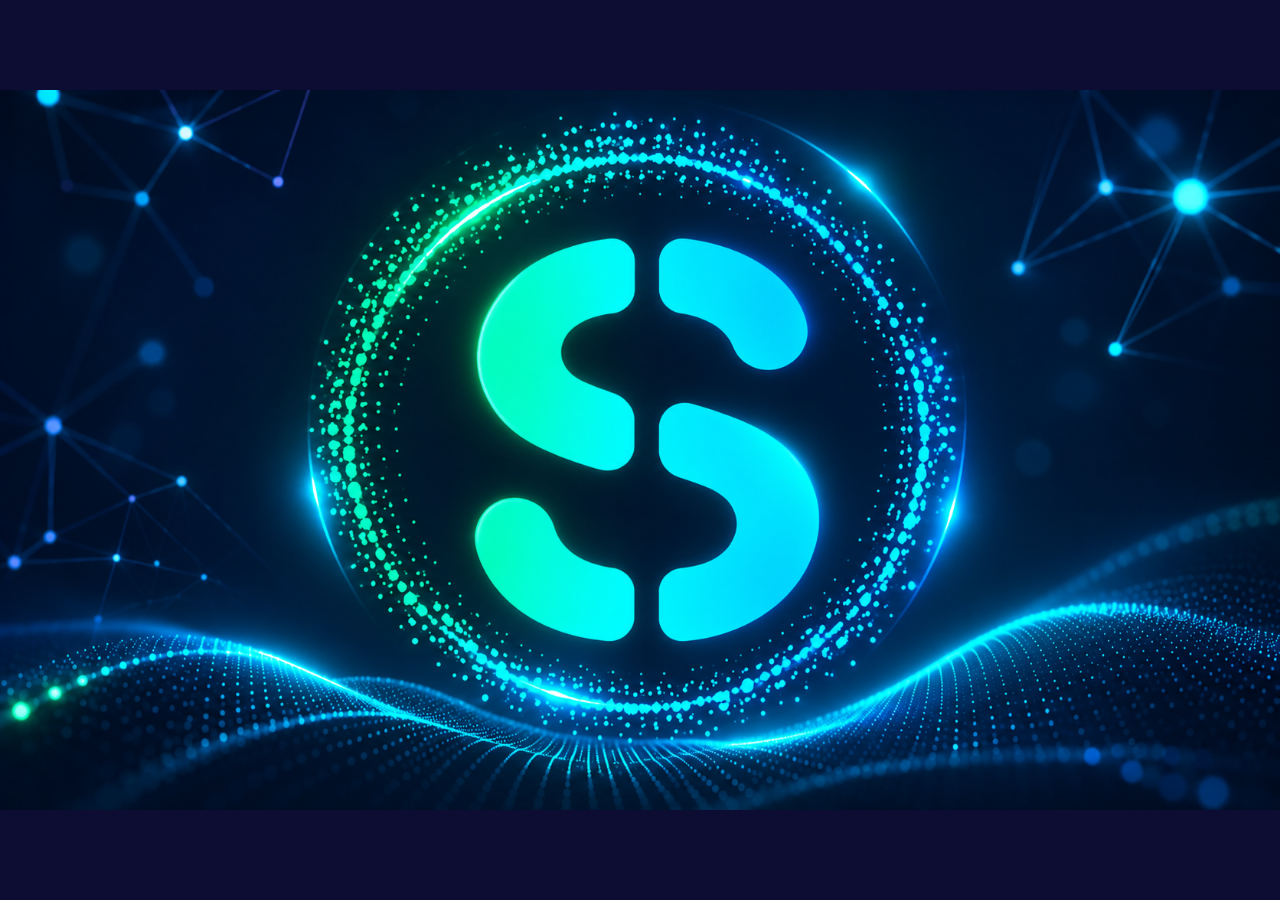
<file: assets/images/favicon.html>
<!DOCTYPE html>
<html lang="en">
<head>
  <meta charset="UTF-8">
  <meta name="viewport" content="width=device-width, initial-scale=1.0">
  <title>SyncFirst | S Logo</title>
  <style>
    * { box-sizing: border-box; }

    html, body {
      margin: 0;
      width: 100%;
      height: 100%;
      background: #0D0D33;
    }

    .logo-screen {
      width: 100%;
      min-height: 100vh;
      min-height: 100dvh;
      display: flex;
      align-items: center;
      justify-content: center;
      overflow: hidden;
    }

    .logo-screen img {
      display: block;
      width: 100%;
      height: 100vh;
      height: 100dvh;
      object-fit: contain;
    }
  </style>
</head>
<body>
  <main class="logo-screen">
    <img src="syncfirst-s-logo.png"
         alt="SyncFirst S Logo">
  </main>
</body>
</html>
</file>
<file: assets/css/main.css>
:root{--navy:#0D0D33;--blue:#05ACEE;--cyan:#03FFF6;--green:#07FD94;--bg:#fff;--fg:#0D0D33;--mut:#4d5870;--tint:#F5F7FA;--card:#fff;--line:#e3e8f0;box-sizing:border-box;padding-top:env(safe-area-inset-top,0px);padding-bottom:env(safe-area-inset-bottom,0px)}
@media(prefers-color-scheme:dark){:root:not([data-theme=light]){--bg:#080822;--fg:#eef2fb;--mut:#a3aec6;--tint:#0d0d33;--card:#12123f;--line:#23235c;color-scheme:dark}}
:root[data-theme=dark]{--bg:#080822;--fg:#eef2fb;--mut:#a3aec6;--tint:#0d0d33;--card:#12123f;--line:#23235c;color-scheme:dark}
html{scroll-behavior:smooth;scroll-padding-top:80px;height:100%}
*{box-sizing:border-box}body{margin:0;background:var(--bg);color:var(--fg);font:400 17px/1.6 Tajawal,system-ui,sans-serif;overflow-x:hidden}
img{max-width:100%;display:block}a{color:inherit;text-decoration:none}h1,h2,h3{margin:0;line-height:1.1}
.c{width:min(1180px,92%);margin:auto}.eb{font:600 13px Sora,Tajawal,sans-serif;letter-spacing:.2em;text-transform:uppercase;color:var(--blue);display:block;margin-bottom:14px}
h2{font-size:clamp(30px,4.4vw,52px);font-weight:800;letter-spacing:-.02em}.sec{padding:110px 0;position:relative}.tint{background:var(--tint)}
.grad{background:linear-gradient(90deg,var(--green),var(--blue));-webkit-background-clip:text;background-clip:text;color:transparent}
.mk path{fill:none;stroke:url(#g);stroke-width:13;stroke-linecap:round}
#pr{position:fixed;top:0;left:0;height:3px;width:0;background:linear-gradient(90deg,var(--green),var(--blue));z-index:60}
/* nav */
header{position:fixed;top:0;left:0;right:0;z-index:50;transition:.4s;padding:14px 0}
header.sc{background:color-mix(in srgb,var(--bg) 82%,transparent);backdrop-filter:blur(14px);box-shadow:0 1px 0 var(--line);padding:8px 0}
.nv{display:flex;align-items:center;gap:26px}.br{display:flex;align-items:center;gap:10px;font:20px Sora,Tajawal,sans-serif;color:#fff;}header.sc .br{color:var(--fg)}
.mk{width:38px;height:38px}
nav{margin-left:auto;display:flex;gap:6px}nav a{padding:8px 10px;border-radius:99px;font-weight:500;font-size:14.5px;color:#fff;position:relative}header.sc nav a{color:var(--fg)}
nav a::after{content:"";position:absolute;left:50%;right:50%;bottom:3px;height:2px;background:var(--blue);transition:.35s}nav a:hover::after,nav a.on::after{left:16px;right:16px}
.btn{display:inline-flex;gap:8px;align-items:center;padding:14px 26px;border-radius:99px;font-weight:800;font-size:15px;border:0;cursor:pointer;position:relative;overflow:hidden;transition:transform .3s,box-shadow .3s;font-family:inherit}
.btn.g{background:linear-gradient(90deg,var(--green),var(--blue));color:#07072a}.btn.g:hover{transform:translateY(-3px);box-shadow:0 14px 34px rgba(7,253,148,.3)}
.btn.o{border:1.5px solid rgba(255,255,255,.5);color:#fff;background:transparent}.btn.o:hover{background:rgba(255,255,255,.12)}
.btn::before{content:"";position:absolute;top:0;left:-80%;width:50%;height:100%;background:rgba(255,255,255,.45);transform:skewX(-20deg);transition:.6s}.btn:hover::before{left:130%}
#th{background:none;border:1px solid rgba(255,255,255,.4);color:#fff;width:38px;height:38px;border-radius:50%;cursor:pointer;font-size:16px}header.sc #th{color:var(--fg);border-color:var(--line)}
#bg{display:none;background:none;border:0;color:#fff;font-size:26px;margin-left:auto;cursor:pointer}header.sc #bg{color:var(--fg)}
/* hero */
.hero{min-height:84svh;position:relative;display:flex;align-items:center;color:#fff;overflow:hidden;background:#0D0D33}
.hero>img{position:absolute;inset:-6% 0;width:100%;height:112%;object-fit:cover;opacity:.55;;animation:kb 28s ease-in-out infinite alternate}
@keyframes kb{to{transform:scale(1.12) translateX(-2%)}}
.hero::after{content:"";position:absolute;inset:0;background:linear-gradient(90deg,#0D0D33 8%,rgba(13,13,51,.72) 50%,rgba(13,13,51,.25)),linear-gradient(0deg,var(--bg),transparent 18%)}
.hb{position:relative;z-index:3;display:grid;grid-template-columns:1.15fr .85fr;gap:30px;align-items:center;padding-top:90px}
.hero h1{font-size:clamp(32px,4.2vw,56px);font-weight:800;letter-spacing:-.03em}.ln{display:block}
.hero h1 .w{display:inline-block;overflow:hidden;vertical-align:top;padding-bottom:.08em}.hero h1 .w i{display:inline-block;font-style:normal;transform:translateY(110%);animation:up .9s cubic-bezier(.2,.8,.2,1) forwards;animation-delay:calc(1.1s + var(--d)*.1s)}
@keyframes up{to{transform:none}}
.hero p.l{max-width:560px;font-size:19px;color:#d4dcf0;margin:18px 0 26px}.act{display:flex;gap:14px;flex-wrap:wrap}
#cv{width:100%;aspect-ratio:1;max-height:400px;cursor:grab}.ar{font-size:22px;text-align:center;color:var(--blue);margin-top:-30px;font-weight:800}
.sd{position:absolute;bottom:24px;left:50%;z-index:4;width:24px;height:40px;border:2px solid rgba(255,255,255,.5);border-radius:14px;transform:translateX(-50%)}
.sd::after{content:"";position:absolute;left:9px;top:7px;width:4px;height:8px;border-radius:2px;background:var(--cyan);animation:dr 1.6s infinite}@keyframes dr{50%{transform:translateY(12px);opacity:0}}
/* marquee */
.mq{background:var(--navy);color:#fff;overflow:hidden;padding:22px 0;white-space:nowrap}.mq div{display:inline-block;animation:mq 34s linear infinite;font:22px Sora,Tajawal,sans-serif}
.mq span{margin:0 34px;color:#9fb0d8}.mq b{color:var(--cyan)}@keyframes mq{to{transform:translateX(-50%)}}
[hidden]{display:none!important}.pgin{animation:pgi .8s cubic-bezier(.2,.8,.2,1)}@keyframes pgi{from{opacity:0;transform:translateY(34px)}}body:not([data-pg=home]) .first{padding-top:150px}
.wm{height:24px;width:auto}.cvw{position:relative}.gridfx{position:absolute;inset:0;z-index:2;background-image:linear-gradient(rgba(5,172,238,.1) 1px,transparent 1px),linear-gradient(90deg,rgba(5,172,238,.1) 1px,transparent 1px);background-size:56px 56px;mask-image:radial-gradient(circle at 70% 45%,#000,transparent 70%);-webkit-mask-image:radial-gradient(circle at 70% 45%,#000,transparent 70%)}
.chip{position:absolute;z-index:3;padding:7px 14px;border-radius:99px;font-size:13px;font-weight:800;color:#e9fbff;background:rgba(13,13,51,.6);border:1px solid rgba(3,255,246,.4);backdrop-filter:blur(6px)}
.vz{display:grid;grid-template-columns:.8fr 1.2fr;gap:60px;align-items:center}.vl{background:#fff;border-radius:26px;padding:30px;box-shadow:0 30px 70px rgba(13,13,51,.18)}.vl img{width:100%}
.mi{display:grid;grid-template-columns:repeat(5,1fr);gap:18px}.mi div{background:var(--card);border:1px solid var(--line);border-radius:20px;padding:26px 20px;transition:.4s}.mi div:hover{transform:translateY(-8px);box-shadow:0 22px 44px rgba(5,172,238,.2)}
.mi i{width:54px;height:54px;border-radius:50%;display:grid;place-items:center;font-style:normal;font-size:24px;margin-bottom:14px;background:linear-gradient(135deg,var(--green),var(--blue))}.mi h3{font-size:17px;margin-bottom:6px;letter-spacing:.06em;color:var(--blue)}.mi p{margin:0;color:var(--mut);font-size:15.5px}
.fw{margin-top:56px;text-align:center}.fw b{color:var(--mut);font-size:14px;letter-spacing:.12em;text-transform:uppercase}#fw{display:flex;flex-wrap:wrap;gap:10px;justify-content:center;margin-top:14px}#fw span{padding:9px 18px;border-radius:99px;border:1px solid var(--line);background:var(--card);font-weight:800;font-size:14px}
.tg{display:grid;grid-template-columns:repeat(4,1fr);gap:22px;}.tc{background:var(--card);border:1px solid var(--line);border-radius:22px;overflow:hidden;transition:transform .25s,box-shadow .4s;transform-style:preserve-3d}.tc:hover{box-shadow:0 28px 56px rgba(5,172,238,.22)}
.tc .ph0{aspect-ratio:1;overflow:hidden;position:relative;background:#eef2f8}.tc img{width:100%;height:100%;object-fit:cover;object-position:top;transition:transform 1s}.tc:hover img{transform:scale(1.08)}.tc .yr{position:absolute;left:12px;bottom:12px;padding:5px 12px;border-radius:99px;background:linear-gradient(90deg,var(--green),var(--blue));color:#07072a;font-weight:800;font-size:13px}
.tc .tb{padding:20px}.tc h3{font-size:19px}.tc .rl2{color:var(--blue);font-weight:800;font-size:14px;margin:4px 0 8px}.tc p{margin:0 0 8px;color:var(--mut);font-size:14.5px;line-height:1.5}.tc small{display:block;color:var(--mut);font-size:13px;word-break:break-all}.tc .cr{font-weight:800;color:var(--fg);font-size:12.5px;letter-spacing:.06em}
#md>div{max-height:90vh;overflow:auto}#md h4{margin:0 0 6px;color:var(--blue);font-size:15px;letter-spacing:.08em;text-transform:uppercase}.mcols{display:grid;grid-template-columns:1fr 1fr;gap:26px;margin:18px 0 24px}.mcols:has(#mbw[hidden]){grid-template-columns:1fr}#md ul{padding-left:18px;margin:0;font-size:15px}.lead{font-weight:800;padding:14px 18px;border-left:4px solid var(--green);background:var(--tint);border-radius:0 12px 12px 0;margin-top:16px}
@media(max-width:960px){.vz,.mcols{grid-template-columns:1fr}.mi,.tg,.wy{grid-template-columns:1fr 1fr}}@media(max-width:560px){.mi,.tg,.wy{grid-template-columns:1fr}}

.eb{font:700 12px Sora,Tajawal,sans-serif;letter-spacing:.24em}h1,h2,h3,.st b,.fl b,.mq div,.cd .n,.ap b,.btn,.wy h3{font-family:Sora,Tajawal,sans-serif}h2{font-weight:700;letter-spacing:-.03em}.st b,.fl b{font-weight:800}
body{display:flex;flex-direction:column;min-height:100svh}footer{margin-top:auto}[data-i]{display:inline-flex}[data-i] svg{width:1em;height:1em;flex:none}
#lg,#th{background:none;border:1px solid rgba(255,255,255,.4);color:#fff;height:38px;min-width:38px;padding:0 12px;border-radius:99px;cursor:pointer;font:700 13px Tajawal,sans-serif;display:inline-flex;align-items:center;justify-content:center;font-size:15px}header.sc #lg{color:var(--fg);border-color:var(--line)}#th{padding:0;font-size:18px}#bg{font-size:26px}
.mk circle{fill:none;stroke:url(#g);stroke-width:3.2;stroke-linecap:round;stroke-dasharray:.1 4.4;transform-origin:50px 50px;animation:rot 60s linear infinite}@keyframes rot{to{transform:rotate(360deg)}}
.nd{position:absolute;z-index:3;width:58px;height:58px;border-radius:50%;display:grid;place-items:center;font-size:26px;color:var(--cyan);background:rgba(13,13,51,.6);border:1px solid rgba(3,255,246,.5);backdrop-filter:blur(6px);opacity:0;transform:scale(.3) rotate(-60deg);filter:blur(8px);transition:opacity .8s,transform .8s cubic-bezier(.2,.8,.2,1),filter .8s}.nd.on{opacity:1;transform:none;filter:none;box-shadow:0 0 34px rgba(5,172,238,.6)}
.perks{display:flex;gap:12px;flex-wrap:wrap;margin-bottom:28px}.perks span{display:inline-flex;gap:8px;align-items:center;padding:9px 16px;border-radius:99px;background:rgba(255,255,255,.1);border:1px solid rgba(255,255,255,.2);font-weight:800;font-size:14px;color:#fff}.perks [data-i]{color:var(--green)}
.ca{min-height:78svh;display:flex;align-items:center}.ca .c{width:100%}
.ic{color:var(--blue);font-size:26px}.cd .ic{font-size:30px}.mi i{color:#07072a}.mi i[data-i]{font-size:26px}.ci .ic{flex:none}
.in6 .ai{position:absolute;left:18px;bottom:64px;z-index:2;color:var(--cyan);font-size:26px}
.bigt{overflow:hidden;white-space:nowrap;padding:30px 0;direction:ltr}.bigt div{display:inline-block;animation:mq 46s linear infinite;font:800 clamp(56px,9vw,120px)/1 Sora,sans-serif;color:transparent;-webkit-text-stroke:1.5px var(--blue);opacity:.55}.bigt span{margin:0 30px}
.cp{display:grid;grid-template-columns:.9fr 1.1fr;gap:34px}.cl{display:grid;gap:4px;align-content:start}.cl button{all:unset;cursor:pointer;display:flex;align-items:center;gap:14px;padding:14px 18px;border-radius:14px;border:1px solid transparent;transition:.35s;box-sizing:border-box}.cl button b{flex:1;font:600 15px Sora,Tajawal,sans-serif}.cl button>[data-i]:first-child{font-size:22px;color:var(--blue)}.cl .ar2{opacity:0;transform:translateX(-8px);transition:.35s;font-size:20px}.cl button.on,.cl button:hover{background:var(--card);border-color:var(--line);box-shadow:0 10px 30px rgba(5,172,238,.15)}.cl button.on .ar2{opacity:1;transform:none;color:var(--green)}
.cpv{position:relative;border-radius:26px;overflow:hidden;min-height:480px;background:var(--navy)}.cpv img{position:absolute;inset:0;width:100%;height:100%;object-fit:cover;opacity:.6}.cpv::after{content:"";position:absolute;inset:0;background:linear-gradient(0deg,rgba(13,13,51,.96) 28%,transparent)}.cpt{position:absolute;z-index:2;left:30px;right:30px;bottom:28px;color:#fff}.cpt.sw{animation:sw .7s cubic-bezier(.2,.8,.2,1)}@keyframes sw{from{opacity:0;transform:translateY(24px)}}.cpt h3{font-size:26px;margin:4px 0 10px}.cpt p{color:#cfd8ee;margin:0 0 12px}.cpt ul{padding-left:18px;color:#cfd8ee;font-size:15px;margin:0 0 18px}.cpt .eb{color:var(--cyan)}
#fw{display:grid;grid-template-columns:repeat(4,1fr);gap:16px;margin-top:20px}.lg{background:#fff;border-radius:18px;padding:16px;display:grid;place-items:center;height:150px;border:1px solid var(--line);transition:.4s}.lg:hover{transform:translateY(-6px) scale(1.03);box-shadow:0 20px 40px rgba(5,172,238,.22)}.lg img{max-height:118px;width:auto;max-width:100%;object-fit:contain;margin:auto}
.acc{display:flex;gap:10px;height:580px}.acp{flex:1;position:relative;border-radius:22px;overflow:hidden;cursor:pointer;transition:flex .8s cubic-bezier(.2,.8,.2,1);background:var(--navy);min-width:0;outline:0}.acp.on{flex:6}
.acp img{position:absolute;inset:0;width:100%;height:100%;object-fit:cover;object-position:50% 10%;filter:grayscale(1) contrast(1.05);transform:scale(1.15);transition:filter .8s,transform 1.2s}.acp.on img{filter:none;transform:scale(1)}
.acp::after{content:"";position:absolute;inset:0;background:linear-gradient(0deg,rgba(13,13,51,.96),rgba(13,13,51,.1) 60%,transparent);transition:.6s}.acp:not(.on)::after{background:linear-gradient(0deg,rgba(13,13,51,.92),rgba(13,13,51,.45))}
.vn{position:absolute;z-index:2;left:50%;bottom:22px;writing-mode:vertical-rl;transform:translateX(-50%) rotate(180deg);color:#fff;font:600 16px Sora,Tajawal,sans-serif;white-space:nowrap;transition:opacity .4s}.acp.on .vn{opacity:0}
.dt{position:absolute;z-index:2;left:0;right:0;bottom:0;padding:28px;color:#fff;opacity:0;transform:translateY(24px);transition:.5s;min-width:380px}.acp.on .dt{opacity:1;transform:none;transition-delay:.3s}.dt h3{font-size:28px}.dt .no{font:700 13px Sora,sans-serif;color:var(--cyan);letter-spacing:.2em}.dt .rl2{color:var(--green);font-weight:800;margin:6px 0 10px;font-size:15px}.dt p{margin:0 0 12px;color:#d6def0;font-size:15.5px;max-width:520px}.dt .cr{font:700 12.5px Sora,sans-serif;letter-spacing:.08em;color:var(--cyan);margin-bottom:10px}.dt a{display:inline-flex;gap:8px;align-items:center;color:#fff;font-size:14px}.dt a [data-i]{color:var(--green)}
@media(max-width:960px){.cp{grid-template-columns:1fr}#fw{grid-template-columns:1fr 1fr}.acc{flex-direction:column;height:auto}.acp{flex:none;height:84px}.acp.on{height:540px}.vn{writing-mode:horizontal-tb;transform:none;left:20px;bottom:30px}.dt{min-width:0}.nd{width:46px;height:46px;font-size:20px}}
[dir=rtl] body{font-family:Tajawal,sans-serif}[dir=rtl] h1,[dir=rtl] h2,[dir=rtl] h3,[dir=rtl] .eb,[dir=rtl] .st b,[dir=rtl] .btn,[dir=rtl] .cl button b,[dir=rtl] .vn{font-family:Tajawal,sans-serif;letter-spacing:0!important;text-transform:none}[dir=rtl] .mq{direction:ltr}[dir=rtl] nav{margin-left:0;margin-right:auto}[dir=rtl] #bg{margin-left:0;margin-right:auto}
[dir=rtl] .hero::after,[dir=rtl] .ca::after{transform:scaleX(-1)}[dir=rtl] .fl{right:auto;left:-20px}[dir=rtl] .lead{border-left:0;border-right:4px solid var(--green);border-radius:12px 0 0 12px}[dir=rtl] .wy div{border-left:0;border-right:3px solid var(--blue);padding:4px 16px 4px 0}[dir=rtl] #md button#mx{float:left}[dir=rtl] .ca .c{margin-left:0;margin-right:max(4%,calc((100% - 1180px)/2))}[dir=rtl] .cd .n{right:auto;left:18px}[dir=rtl] .dt,[dir=rtl] .cpt,[dir=rtl] .in6 h3{text-align:right}[dir=rtl] .cl .ar2,[dir=rtl] .btn [data-i],[dir=rtl] .m{transform:scaleX(-1)}[dir=rtl] .cpt ul,[dir=rtl] #md ul{padding-left:0;padding-right:18px}

/* v5 */
.br{flex:none}.mk{flex:none;width:44px;height:44px}.wm{flex:none}.nv>.btn{padding:9px 18px;font-size:13px}.nv{gap:18px}
.hero{min-height:100svh;padding-bottom:90px}.hb{grid-template-columns:minmax(0,1.1fr) minmax(0,.9fr);padding-top:110px}.cvw{width:100%;max-width:460px;margin:auto}#cv{max-height:460px}
.hero>img{inset:0 0 0 auto;width:min(64%,1000px);height:100%;object-fit:cover;object-position:center;opacity:.75;animation:none;mask-image:linear-gradient(90deg,transparent,#000 40%);-webkit-mask-image:linear-gradient(90deg,transparent,#000 40%)}
.hero::after{background:linear-gradient(90deg,#0D0D33 26%,rgba(13,13,51,.3) 72%),linear-gradient(0deg,var(--bg),transparent 9%)}
.hero p.l{margin:22px 0 30px}.mq{margin-top:26px}[dir=rtl] .hero>img{inset:0 auto 0 0;mask-image:linear-gradient(270deg,transparent,#000 40%);-webkit-mask-image:linear-gradient(270deg,transparent,#000 40%)}[dir=rtl] .hero::after{transform:none;background:linear-gradient(270deg,#0D0D33 26%,rgba(13,13,51,.3) 72%),linear-gradient(0deg,var(--bg),transparent 9%)}
@media(max-width:960px){.hero>img{width:100%;opacity:.35;mask-image:none;-webkit-mask-image:none}.hb{padding-top:100px}}
.cp{align-items:stretch}.cl{gap:6px}.cl button{min-height:54px}.cpv{display:flex;flex-direction:column;min-height:0}.cpv img{position:static;height:300px;width:100%;opacity:1;object-fit:cover}.cpv::after{display:none}.cpt{position:static;padding:26px 28px 28px;flex:1;display:flex;flex-direction:column}.cpt .btn{align-self:flex-start;margin-top:auto}
body:not([data-pg=home]) .first{padding-top:90px}
#pbn{position:relative;overflow:hidden;background:var(--navy);color:#fff;padding:150px 0 72px}#pbn::before{content:"";position:absolute;right:-8%;top:-45%;width:640px;height:640px;border-radius:50%;background:radial-gradient(circle,rgba(5,172,238,.35),transparent 65%)}#pbn::after{content:"";position:absolute;right:7%;top:50%;width:300px;height:300px;margin-top:-100px;border-radius:50%;border:6px dotted rgba(3,255,246,.35);animation:rot 40s linear infinite}
#pbn .c{position:relative;z-index:2}#pbn h1{font:800 clamp(34px,5vw,60px)/1.05 Sora,Tajawal,sans-serif;letter-spacing:-.03em}#pbn p{color:#b9c4e0;max-width:560px;margin:14px 0 0;font-size:18px}.bc{display:flex;gap:10px;font-size:14px;color:var(--cyan);margin-bottom:18px;font-weight:800}.bc i{color:#6b78a0;font-style:normal}.bc a:hover{text-decoration:underline}[dir=rtl] #pbn::before,[dir=rtl] #pbn::after{right:auto;left:7%}
.ix{display:grid;grid-template-columns:repeat(3,1fr);gap:26px}.ic2{display:flex;flex-direction:column;background:var(--card);border:1px solid var(--line);border-radius:24px;overflow:hidden;transition:.45s}.ic2:hover{transform:translateY(-10px);box-shadow:0 30px 60px rgba(5,172,238,.22)}
.pic{position:relative;aspect-ratio:16/10;overflow:hidden}.pic img{width:100%;height:100%;object-fit:cover;transition:transform 1.1s}.ic2:hover .pic img{transform:scale(1.1)}.pic::after{content:"";position:absolute;inset:0;background:linear-gradient(0deg,rgba(13,13,51,.45),transparent 55%)}
.ic2 .tx{padding:38px 26px 26px;position:relative;flex:1;display:flex;flex-direction:column}.bd2{position:absolute;top:-28px;left:24px;z-index:2;width:56px;height:56px;border-radius:16px;background:linear-gradient(135deg,var(--green),var(--blue));color:#07072a;display:grid;place-items:center;font-size:26px;box-shadow:0 10px 24px rgba(5,172,238,.35)}[dir=rtl] .bd2{left:auto;right:24px}
.ic2 h3{font-size:21px;margin-bottom:8px}.ic2 p{color:var(--mut);margin:0 0 14px;font-size:15.5px}.ic2 .m{margin-top:auto;color:var(--blue);font-weight:800;font-size:15px;padding-top:12px}
.chips span{display:inline-block;padding:5px 12px;border-radius:99px;border:1px solid var(--line);font:700 12px Sora,Tajawal,sans-serif;margin:0 6px 6px 0;color:var(--fg)}[dir=rtl] .chips span{margin:0 0 6px 6px}
.sub{font:700 13px Sora,Tajawal,sans-serif;letter-spacing:.24em;text-transform:uppercase;color:var(--blue);margin:6px 0 26px;display:flex;align-items:center;gap:14px}.sub::after{content:"";flex:1;height:1px;background:var(--line)}
.lead2{display:grid;grid-template-columns:1fr 1fr;gap:28px;margin-bottom:76px}.lc{display:grid;grid-template-columns:.85fr 1.15fr;background:var(--card);border:1px solid var(--line);border-radius:28px;overflow:hidden;box-shadow:0 30px 70px rgba(13,13,51,.1);transition:transform .25s,box-shadow .4s}.lc:hover{box-shadow:0 36px 80px rgba(5,172,238,.25)}
.ar-ph{background:linear-gradient(160deg,rgba(7,253,148,.28),rgba(5,172,238,.4));display:flex;align-items:flex-end;justify-content:center;padding:28px 18px 0}.ar-ph img{width:100%;aspect-ratio:1/1.12;object-fit:cover;object-position:top;border-radius:999px 999px 0 0;transition:transform .8s}.lc:hover .ar-ph img{transform:scale(1.05)}
.lb{padding:30px 28px;display:flex;flex-direction:column;justify-content:center}.lb .no{font:700 13px Sora,sans-serif;color:var(--blue);letter-spacing:.2em}.lb h3{font-size:26px;margin:6px 0 4px}.rl2{color:var(--blue);font-weight:800;font-size:14.5px;margin-bottom:12px}.lb p{color:var(--mut);margin:0 0 14px;font-size:15.5px}.btn.sm{padding:10px 18px;font-size:12.5px;align-self:flex-start;word-break:break-all;margin-top:6px}.btn.sm [data-i]{font-size:16px}
.mg{display:grid;grid-template-columns:repeat(auto-fit,minmax(205px,1fr));gap:22px}.mc{background:var(--card);border:1px solid var(--line);border-radius:24px;padding:34px 20px 26px;text-align:center;transition:transform .25s,box-shadow .4s;transform-style:preserve-3d}.mc:hover{box-shadow:0 26px 54px rgba(5,172,238,.22)}
.ring{position:relative;width:148px;height:148px;margin:0 auto 22px}.ring svg{position:absolute;inset:-9px;width:calc(100% + 18px);height:calc(100% + 18px);animation:rot 26s linear infinite;transform-origin:center}.ring circle{fill:none;stroke:url(#g);stroke-width:2.6;stroke-linecap:round;stroke-dasharray:.1 3.3}.ring img{width:100%;height:100%;border-radius:50%;object-fit:cover;object-position:top;transition:transform .6s}.mc:hover .ring img{transform:scale(1.06)}
.mc h3{font-size:18px}.mc .rl2{margin:4px 0 10px;font-size:13.5px}.mc p{margin:0 0 10px;color:var(--mut);font-size:14px;line-height:1.55}.mc .ml{display:inline-flex;gap:6px;align-items:center;font-size:12.5px;color:var(--blue);word-break:break-all;font-weight:800;margin-top:6px}
@media(max-width:960px){.ix,.lead2{grid-template-columns:1fr}.lc{grid-template-columns:1fr}.ar-ph{padding-top:24px}.ar-ph img{max-width:260px}}

/* reveal */
.rv{opacity:0;transform:translateY(46px) scale(.98);transition:opacity .9s cubic-bezier(.2,.7,.2,1),transform .9s cubic-bezier(.2,.7,.2,1);transition-delay:calc(var(--i,0)*.09s)}.rv.in{opacity:1;transform:none}
.rl{transform:translateX(-60px)}.rr{transform:translateX(60px)}
/* about */
.ab{display:grid;grid-template-columns:1fr 1fr;gap:70px;align-items:center}.ph{position:relative;border-radius:22px;overflow:hidden;box-shadow:0 30px 70px rgba(13,13,51,.25)}
.ph img{width:100%;height:100%;object-fit:cover;transition:transform 1.2s}.ph:hover img{transform:scale(1.07)}
.ab .ph{aspect-ratio:4/3.3}.ab .ph::after{content:"";position:absolute;inset:0;border-radius:22px;box-shadow:inset 0 0 0 1px rgba(255,255,255,.2)}
.ab p{color:var(--mut)}.fl{position:absolute;right:-20px;bottom:-20px;background:linear-gradient(135deg,var(--green),var(--blue));color:#07072a;border-radius:18px;padding:18px 24px;font-weight:800}.fl b{font:34px Sora,Tajawal,sans-serif;display:block}
@keyframes fl{50%{transform:translateY(-12px)}}
.vm{display:grid;grid-template-columns:1fr 1fr;gap:20px;margin-top:30px}.vm div{padding:22px;border-radius:16px;background:var(--card);border:1px solid var(--line)}.vm h3{font-size:18px;margin-bottom:6px}
/* services */
.sh{display:flex;justify-content:space-between;align-items:end;gap:30px;margin-bottom:50px;flex-wrap:wrap}.sh p{max-width:430px;color:var(--mut);margin:0}
.sg{display:grid;grid-template-columns:repeat(3,1fr);gap:24px;}
.cd{background:var(--card);border:1px solid var(--line);border-radius:22px;overflow:hidden;cursor:pointer;transition:transform .25s,box-shadow .4s;position:relative;}
.cd:hover{box-shadow:0 30px 60px rgba(5,172,238,.22)}.cd .im{height:170px;overflow:hidden}.cd .im img{width:100%;height:100%;object-fit:cover;transition:transform 1s}.cd:hover .im img{transform:scale(1.12)}
.cd .bd{padding:24px;transform:translateZ(30px)}.cd .n{position:absolute;top:14px;right:18px;font:30px Sora,Tajawal,sans-serif;color:#fff;opacity:.9}
.cd h3{font-size:21px;margin:10px 0 8px}.cd p{color:var(--mut);margin:0 0 14px;font-size:16px}.cd .m{color:var(--blue);font-weight:800;font-size:15px}.ic{font-size:26px}
/* challenges */
.ch{background:var(--navy);color:#fff;overflow:hidden}.ch>img{position:absolute;inset:0;width:100%;height:100%;object-fit:cover;opacity:.2}
.chg{display:grid;grid-template-columns:repeat(3,1fr);gap:18px;position:relative;margin-top:44px}
.chg div{border:1px solid rgba(255,255,255,.16);border-top:3px solid var(--blue);border-radius:16px;padding:26px;background:rgba(13,13,51,.7);backdrop-filter:blur(6px);transition:.4s}.chg div:hover{transform:translateY(-8px);border-top-color:var(--green);background:rgba(18,18,70,.9)}
.chg h3{font-size:19px;margin-bottom:8px}.chg p{margin:0;color:#b9c4e0;font-size:16px}
/* approach */
.ap{display:grid;grid-template-columns:repeat(5,1fr);gap:16px;position:relative;margin-top:60px}.ap::before{content:"";position:absolute;top:24px;left:5%;height:3px;width:var(--w,0%);max-width:90%;background:linear-gradient(90deg,var(--green),var(--blue));transition:width 2s cubic-bezier(.3,.6,.2,1)}
.ap div{position:relative;text-align:center}.ap span{width:50px;height:50px;border-radius:50%;margin:0 auto 16px;display:grid;place-items:center;background:var(--bg);border:3px solid var(--blue);font:800 17px Tajawal;position:relative;transition:.5s}.ap .in span{background:linear-gradient(135deg,var(--green),var(--blue));color:#07072a;border-color:transparent;box-shadow:0 0 0 8px rgba(5,172,238,.14)}
.ap p{font-size:15px;color:var(--mut);margin:6px 0 0}.apw{display:grid;grid-template-columns:.8fr 1.2fr;gap:50px;align-items:center}.apw .ph{aspect-ratio:1.4}
/* industries */
.in6{display:grid;grid-template-columns:repeat(6,1fr);gap:12px;height:430px}
.in6 a{position:relative;border-radius:20px;overflow:hidden;flex:1;transition:flex .6s;display:block;min-width:0}.in6{display:flex}.in6 a:hover{flex:3.2}
.in6 img{width:100%;height:100%;object-fit:cover;transition:transform 1s}.in6 a:hover img{transform:scale(1.1)}
.in6 a::after{content:"";position:absolute;inset:0;background:linear-gradient(0deg,rgba(13,13,51,.92),transparent 60%)}.in6 h3{position:absolute;left:18px;bottom:18px;right:14px;z-index:2;color:#fff;font-size:18px;line-height:1.2}
/* why + stats */
.st{display:grid;grid-template-columns:repeat(4,1fr);gap:20px;text-align:center}.st div{padding:34px 12px;border-radius:20px;background:var(--card);border:1px solid var(--line)}.st b{display:block;font:clamp(38px,5vw,60px) Sora,Tajawal,sans-serif}.st span{color:var(--mut);font-size:15px}
.wy{display:grid;grid-template-columns:repeat(4,1fr);gap:20px;margin-top:60px}.wy div{border-left:3px solid var(--blue);padding:4px 0 4px 16px}.wy h3{font-size:18px;margin-bottom:6px}.wy p{margin:0;color:var(--mut);font-size:15px}
/* insights */
.ig{display:grid;grid-template-columns:repeat(3,1fr);gap:24px}.ig a{display:block;border-radius:20px;overflow:hidden;background:var(--card);border:1px solid var(--line);transition:.4s}.ig a:hover{transform:translateY(-10px);box-shadow:0 26px 50px rgba(13,13,51,.16)}
.ig img{height:190px;width:100%;object-fit:cover}.ig div{padding:22px}.ig small{color:var(--blue);font-weight:800;text-transform:uppercase;letter-spacing:.1em}.ig h3{font-size:20px;margin-top:8px}
/* careers + contact */
.ca{position:relative;color:#fff;overflow:hidden;background:var(--navy)}.ca>img{position:absolute;inset:0;width:100%;height:100%;object-fit:cover;opacity:.32}.ca::after{content:"";position:absolute;inset:0;background:linear-gradient(90deg,#0D0D33 15%,transparent)}
.ca .c{position:relative;z-index:2;max-width:640px;margin-left:max(4%,calc((100% - 1180px)/2))}.ca p{color:#cdd6ee}
.ct{display:grid;grid-template-columns:.9fr 1.1fr;gap:60px}.ci{display:grid;gap:20px;margin-top:30px}.ci div{display:flex;gap:14px}.ci b{display:block}.ci span,.ci a{color:var(--mut)}
form{background:var(--card);border:1px solid var(--line);border-radius:24px;padding:34px;display:grid;gap:16px;box-shadow:0 30px 70px rgba(13,13,51,.12)}form label{font-weight:500;font-size:14px;display:grid;gap:6px}
input,select,textarea{font:inherit;padding:13px 15px;border-radius:12px;border:1.5px solid var(--line);background:var(--bg);color:var(--fg);transition:.3s}input:focus,select:focus,textarea:focus{outline:0;border-color:var(--blue);box-shadow:0 0 0 4px rgba(5,172,238,.18)}.r2{display:grid;grid-template-columns:1fr 1fr;gap:16px}
.cta{background:var(--navy);color:#fff;text-align:center;padding:100px 0;position:relative;overflow:hidden;border-top:3px solid var(--green)}.cta>img{position:absolute;inset:0;width:100%;height:100%;object-fit:cover;opacity:.25}.cta .c{position:relative}.cta h2{margin-bottom:28px}
footer{background:#06061f;color:#9fb0d8;padding:60px 0 30px;font-size:15px}.fg{display:grid;grid-template-columns:1.4fr 1fr 1fr 1.2fr;gap:40px}footer h4{color:#fff;margin:0 0 12px}footer a{display:block;margin:6px 0}footer a:hover{color:var(--cyan)}.fb{margin-top:40px;padding-top:20px;border-top:1px solid #1b1b4a;display:flex;justify-content:space-between;flex-wrap:wrap;gap:10px}
/* modal */
#md{position:fixed;inset:0;z-index:90;background:rgba(5,5,30,.7);backdrop-filter:blur(8px);display:grid;place-items:center;opacity:0;visibility:hidden;transition:.4s;padding:20px}#md.o{opacity:1;visibility:visible}
#md>div{background:var(--card);border-radius:24px;max-width:620px;width:100%;overflow:hidden;transform:translateY(40px) scale(.95);transition:.5s cubic-bezier(.2,.8,.2,1)}#md.o>div{transform:none}#md img{height:190px;width:100%;object-fit:cover}#md .b{padding:30px}#md li{margin:8px 0;color:var(--mut)}#md button{float:right;margin:-10px 0 0;background:none;border:0;font-size:28px;color:var(--fg);cursor:pointer}
@media(max-width:960px){nav,.nv>.btn,#th{display:none}#bg{display:block}nav.o{display:flex;position:absolute;top:100%;left:0;right:0;flex-direction:column;background:var(--navy);padding:14px}.hb,.ab,.apw,.ct{grid-template-columns:1fr}#cv{max-height:340px;order:-1}.sg,.chg,.ig{grid-template-columns:1fr}.ap,.wy{grid-template-columns:1fr 1fr}.ap::before{display:none}.st{grid-template-columns:1fr 1fr}.fg{grid-template-columns:1fr 1fr}.in6{flex-direction:column;height:auto}.in6 a{height:120px;flex:none}.in6 a:hover{height:200px;flex:none}.sec{padding:76px 0}.vm,.r2{grid-template-columns:1fr}}
@media(prefers-reduced-motion:reduce){*,*::before,*::after{animation:none!important;transition:none!important}.rv{opacity:1;transform:none}.hero h1 .w i{transform:none}}
</file>
<file: assets/css/refine.css>
/* SyncFirst v6 refinements: accessibility, new sections, motion and responsive fixes */
html:not(.js) .rv{opacity:1;transform:none}
.skip{position:absolute;left:12px;top:-60px;z-index:200;background:var(--green);color:#07072a;padding:10px 18px;border-radius:99px;font-weight:800}.skip:focus{top:10px}
:focus-visible{outline:3px solid var(--cyan);outline-offset:3px;border-radius:6px}
#main-content:focus{outline:0}
nav a,.btn,#lg,#th,#bg{min-height:40px}
.rv{transition-duration:.7s}.rv:not(.rl):not(.rr){transform:translateY(28px)}.rl{transform:translateX(-30px)}.rr{transform:translateX(30px)}[dir=rtl] .rl{transform:translateX(30px)}[dir=rtl] .rr{transform:translateX(-30px)}.rv.in{transform:none!important}
.cd:hover,.mc:hover,.lc:hover{transform:translateY(-6px)}
.cd:focus-visible{box-shadow:0 0 0 3px var(--cyan)}
.lead-p{color:#b9c4e0;max-width:640px;margin:14px 0 0}
.muted{color:var(--mut)}.fine{font-size:13.5px;color:var(--mut);margin:18px 0}
a.tl,.mcols a{color:var(--blue);font-weight:800;text-decoration:underline;text-underline-offset:3px}
/* who we are */
.pil{list-style:none;padding:0;margin:0;display:grid;grid-template-columns:1fr 1fr;gap:10px 18px}.pil li{display:flex;gap:10px;align-items:center;font-weight:700;font-size:15.5px}.pil [data-i]{color:var(--blue);font-size:22px}
/* challenges */
.chg{grid-template-columns:repeat(4,1fr)}
.chc{border:1px solid rgba(255,255,255,.16);border-top:3px solid var(--blue);border-radius:16px;padding:24px;background:rgba(13,13,51,.78);display:flex;flex-direction:column;gap:8px;transition:border-color .3s,background .3s}.chc:hover{border-top-color:var(--green);background:rgba(18,18,70,.92)}
.chc .ci2{font-size:30px;color:var(--cyan)}.chc h3{font-size:18px}.chc p{margin:0;color:#b9c4e0;font-size:15px}.chc .how{color:#e4ebfa}.chc a{margin-top:auto;padding-top:8px;color:var(--green);font-weight:800;text-decoration:none;font-size:14.5px}.chc a:hover{text-decoration:underline}
/* approach timeline */
.ap .stp{text-align:center;border-radius:16px;padding:6px 8px 12px}.ap .stp b{font-size:18px}.ap .stp p{font-size:14.5px}.ap .dl{font-size:13px;color:var(--fg);opacity:.85;margin-top:10px}.ap .dl strong{display:block;color:var(--blue)}
.ap .stp:focus-visible{outline:3px solid var(--cyan)}
/* frameworks */
.fwh{margin-top:70px;max-width:760px}.fwh h3{font-size:clamp(22px,3vw,30px);margin:6px 0 10px}
.fwg{display:grid;grid-template-columns:repeat(4,1fr);gap:18px;margin-top:30px}
.fwc{background:var(--card);border:1px solid var(--line);border-radius:18px;padding:22px;display:flex;flex-direction:column;gap:6px;transition:transform .3s,box-shadow .3s}.fwc:hover{transform:translateY(-5px);box-shadow:0 20px 40px rgba(5,172,238,.18)}
.fwc small{color:var(--blue);font-weight:800;text-transform:uppercase;letter-spacing:.08em;font-size:11.5px}.fwc h4{font:800 24px Sora,Tajawal,sans-serif;margin:0}.fwc b{font-size:14px}.fwc p{margin:0;color:var(--mut);font-size:14.5px}
.fwc dt{font-weight:800;font-size:12.5px;color:var(--blue);margin-top:10px}.fwc dd{margin:2px 0 0;font-size:14px;color:var(--mut)}.fwc dl{margin:0}
/* why */
.wy{grid-template-columns:repeat(3,1fr);margin-top:36px}
/* dialog */
#md{overscroll-behavior:contain}#md>div{max-width:760px}#md ul{padding-inline-start:18px;padding-left:0}#md h4{margin:22px 0 8px}#md .mcols{margin:6px 0}#md .chips span,.csc .chips a{display:inline-block;padding:5px 12px;border-radius:99px;border:1px solid var(--line);font:700 12px Sora,Tajawal,sans-serif;margin:0 6px 6px 0}[dir=rtl] #md .chips span,[dir=rtl] .csc .chips a{margin:0 0 6px 6px}
#md .btn{margin-top:8px}#mx{position:sticky;top:0;float:right;min-width:44px;min-height:44px;margin:-10px -8px 0 0;border-radius:50%}[dir=rtl] #mx{float:left;margin:-10px 0 0 -8px}
.in6 a,.ix .ic2{cursor:pointer}
/* cases + insights */
.csg{display:grid;grid-template-columns:1fr 1fr;gap:24px}.csc{position:relative;background:var(--card);border:1px solid var(--line);border-radius:22px;padding:30px;border-top:4px solid var(--blue)}.csc h3{font-size:21px;margin:12px 0 14px}.csc dt{font-weight:800;font-size:12.5px;letter-spacing:.08em;text-transform:uppercase;color:var(--blue);margin-top:14px}.csc dd{margin:3px 0 0;color:var(--mut);font-size:15.5px}.csc dl{margin:0 0 16px}
.ill{display:inline-block;padding:4px 12px;border-radius:99px;background:rgba(5,172,238,.12);color:var(--blue);font:800 12px Sora,Tajawal,sans-serif}
.ig>div{display:flex;flex-direction:column;padding:0;background:var(--card);border:1px solid var(--line);border-radius:20px;overflow:hidden}
.ig>div>img{flex:none}.ig>div>div{flex:1;display:flex;flex-direction:column;align-items:flex-start;padding:22px}
.ig>div .soon{margin:auto 0 0;padding-top:14px;font-size:13px;color:var(--mut);font-weight:700;line-height:1.2}
[dir=rtl] .ig>div>div{align-items:flex-start}

/* privacy */
.prv{max-width:760px}.prv h2{font-size:22px;margin:30px 0 8px}.prv p{color:var(--mut);margin:0}
/* contact form */
.fld{display:grid;gap:6px}.fld label{font-weight:700;font-size:14px}.err{color:#d6336c;font-weight:700;font-size:13px;min-height:0}[data-theme=dark] .err{color:#ff7aa8}.err:empty{display:none}
input[aria-invalid=true],select[aria-invalid=true],textarea[aria-invalid=true]{border-color:#d6336c}
.hp{position:absolute;left:-9999px;width:1px;height:1px;overflow:hidden}
.chk label{display:flex;gap:10px;align-items:flex-start;font-weight:500;line-height:1.5}.chk input{width:22px;height:22px;flex:none;margin-top:2px}
#fo{border-radius:12px;padding:0;font-size:15px}#fo.ok,#fo.bad{padding:14px 16px}#fo.ok{background:rgba(7,253,148,.14);border:1px solid var(--green)}#fo.bad{background:rgba(214,51,108,.1);border:1px solid #d6336c}#fo p{margin:0 0 10px}
.btn[disabled]{opacity:.65;cursor:progress}
/* motion: calmer defaults */
.hero>img{animation:none!important}.mq div{animation-duration:60s}.bigt div{animation-duration:90s}
.fl{animation:none}
@media(max-width:1100px){.chg,.fwg{grid-template-columns:repeat(2,1fr)}.wy{grid-template-columns:1fr 1fr}}
@media(max-width:960px){.csg{grid-template-columns:1fr}.ap{grid-template-columns:1fr 1fr}.cvw{max-width:340px}}
@media(max-width:640px){.chg,.fwg,.wy,.ap,.pil{grid-template-columns:1fr}.sec{padding:60px 0}form{padding:22px}.r2{grid-template-columns:1fr}.hero{padding-bottom:70px}.acc{height:auto}.mq div{font-size:18px}.fb{flex-direction:column}#md{padding:10px}#md .b{padding:22px}}
@media(max-width:380px){h2{font-size:27px}.btn{padding:12px 18px}}
@media(prefers-reduced-motion:reduce){.rv,.rl,.rr{opacity:1!important;transform:none!important}.mq div,.bigt div{animation:none!important}html{scroll-behavior:auto}}
.nv>.btn,nav a{white-space:nowrap}
/* Fix: gradient headline line was invisible (background-clip:text does not paint through animated inline-block children) */
.hero h1 .ln.grad{background:none;color:inherit;-webkit-background-clip:border-box;background-clip:border-box}
.hero h1 .ln.grad .w i{background:linear-gradient(90deg,var(--green),var(--blue));-webkit-background-clip:text;background-clip:text;-webkit-text-fill-color:transparent;color:transparent}
/* Fix: translated labels were wrapped in step-circle styling; Arabic link text was mirrored (scaleX(-1) on the whole label) */
.ap .l,.ap .in .l{width:auto;height:auto;margin:0;display:inline;border:0;background:none;border-radius:0;box-shadow:none;font:inherit;position:static;color:inherit;place-items:initial}
.ap .stp>span:first-child{display:grid}
[dir=rtl] .m{transform:none}

/* ===== v6: responsive hero, overflow fixes, Connected Intelligence ===== */
html{overflow-x:clip}
.ct>*,.ab>*,.vz>*,.apw>*,.cp>*,.hb>*,.sci .c>*{min-width:0}.ci a,.ci span,.lb a,.mc a,.btn.sm,.dt a{overflow-wrap:anywhere}
header.sc{background:color-mix(in srgb,var(--bg) 96%,transparent)}
.hero{min-height:max(100svh,640px);padding-bottom:72px}
.hero>img,[dir=rtl] .hero>img{inset:auto;top:50%;right:2%;left:auto;transform:translateY(-50%);width:min(54vw,calc(100svh - 60px),860px);height:auto;aspect-ratio:1/1;object-fit:contain;opacity:.9;animation:none;-webkit-mask-image:radial-gradient(circle closest-side,#000 60%,transparent 98%);mask-image:radial-gradient(circle closest-side,#000 60%,transparent 98%)}
[dir=rtl] .hero>img{right:auto;left:2%}
.hero::after,[dir=rtl] .hero::after{transform:none;background:linear-gradient(90deg,#0D0D33 28%,rgba(13,13,51,.2) 72%),linear-gradient(0deg,var(--bg),transparent 8%)}
[dir=rtl] .hero::after{background:linear-gradient(270deg,#0D0D33 28%,rgba(13,13,51,.2) 72%),linear-gradient(0deg,var(--bg),transparent 8%)}
.cvw{position:relative;width:100%;max-width:440px;margin:0 auto 78px}#cv{display:block;width:100%;height:auto;aspect-ratio:1;max-height:none}
.cvw .ar{position:absolute;top:100%;left:0;right:0;margin-top:18px;text-align:center;font-size:15px;line-height:1.5;color:var(--cyan);font-weight:700}
@media(max-width:960px){
.rl,.rr{transform:translateY(40px)}
.hero{min-height:0;padding-bottom:48px}.hb{grid-template-columns:1fr;gap:30px;padding-top:96px}
.hero>img,[dir=rtl] .hero>img{inset:64px 0 auto 0;margin-inline:auto;transform:none;width:min(100%,560px);opacity:.4;-webkit-mask-image:radial-gradient(circle closest-side,#000 55%,transparent 98%);mask-image:radial-gradient(circle closest-side,#000 55%,transparent 98%)}
.hb>.cvw{order:2;max-width:min(330px,84vw);margin-bottom:84px}.nd{width:44px;height:44px;font-size:20px}}
@media(max-width:480px){.hero h1{font-size:clamp(30px,9vw,40px)}.hero p.l{font-size:17px}.act .btn{width:100%;justify-content:center}.sec{padding:56px 0}}
/* Connected Intelligence */
.sci{background:var(--navy);color:#fff;padding:96px 0;position:relative;overflow:hidden}.sci::before{content:"";position:absolute;inset:0;background:radial-gradient(60% 60% at 80% 50%,rgba(5,172,238,.2),transparent 70%);pointer-events:none}
.sci .c{display:grid;grid-template-columns:minmax(0,1fr) minmax(0,1.05fr);gap:56px;align-items:center;position:relative}.sci .eb{color:var(--cyan)}.sci h2{font-size:clamp(28px,3.6vw,46px);color:#fff;margin:12px 0 0}.sci .lede{color:#c2d4e5;margin:18px 0 26px;max-width:520px}
.sci-tabs{display:grid;grid-template-columns:repeat(2,minmax(0,1fr));gap:10px;margin-bottom:16px;max-width:520px}.sci-tab{min-height:46px;padding:10px 16px;border-radius:12px;border:1px solid rgba(255,255,255,.18);background:rgba(255,255,255,.04);color:#fff;font:600 14px Sora,Tajawal,sans-serif;cursor:pointer;transition:background .3s,border-color .3s,color .3s,transform .3s;text-align:start}
.sci-tab::before{content:"";display:inline-block;width:8px;height:8px;border-radius:50%;background:var(--c);margin-inline-end:10px}.sci-tab:hover{border-color:var(--c);transform:translateY(-2px)}.sci-tab.on{background:linear-gradient(90deg,var(--green),var(--blue));color:#07072a;border-color:transparent}.sci-tab.on::before{background:#07072a}.sci-tab:focus-visible,.sci-panel a:focus-visible{outline:3px solid #fff;outline-offset:3px}
.sci-panel{padding:22px 24px;border:1px solid rgba(3,255,246,.22);border-radius:16px;background:rgba(255,255,255,.05);min-height:160px;max-width:520px}.sci-panel h3{color:var(--cyan);font-size:20px;margin:0 0 8px}.sci-panel p{color:#d5e2ef;margin:0 0 14px}.sci-panel .m{color:var(--green);font-weight:800;font-size:14px}.sci-panel.swap{animation:sciIn .5s cubic-bezier(.2,.8,.2,1)}@keyframes sciIn{from{opacity:0;transform:translateY(10px)}}
.sci-vis{width:100%;max-width:520px;margin:auto}.sci-vis svg{display:block;width:100%;height:auto;overflow:visible}.sci-orbit{fill:none;stroke:rgba(3,255,246,.28);stroke-dasharray:2 7}.sci-x{fill:none;stroke:rgba(5,172,238,.22)}.sci-l{stroke:#2a5a80;stroke-width:1.5;fill:none;transition:stroke .35s,stroke-width .35s}.sci-l.on{stroke:#03FFF6;stroke-width:2.5;stroke-dasharray:7 7;animation:sciF 2.6s linear infinite}@keyframes sciF{to{stroke-dashoffset:-56}}
.sci-core{transform-box:fill-box;transform-origin:center;animation:sciB 7s ease-in-out infinite}@keyframes sciB{50%{transform:scale(1.035)}}
.sci-n{cursor:pointer}.sci-n .bg{fill:#10284a;stroke:var(--c);stroke-width:1.5;transition:fill .3s,stroke-width .3s}.sci-n:hover .bg{fill:#17355c}.sci-n.on .bg{fill:#17406a;stroke-width:3.5}.sci-n .ico{stroke:var(--c)}.sci-n text{fill:#fff;font:600 15px Sora,Tajawal,sans-serif;text-anchor:middle;opacity:.8;transition:opacity .3s}.sci-n.on text{opacity:1}
@media(max-width:900px){.sci{padding:60px 0}.sci .c{grid-template-columns:1fr;gap:28px}.sci-vis{order:-1;max-width:400px}.sci-n text{display:none}}
.sci-tab{display:flex;align-items:center}.sci-tab::before{flex:none}
.hero::after,[dir=rtl] .hero::after{background:linear-gradient(90deg,#0D0D33 28%,rgba(13,13,51,.2) 72%)}[dir=rtl] .hero::after{background:linear-gradient(270deg,#0D0D33 28%,rgba(13,13,51,.2) 72%)}
.nv>.btn{white-space:nowrap;padding:9px 20px}
.r2{grid-template-columns:minmax(0,1fr) minmax(0,1fr)}.fld,.fld>*,form>*{min-width:0}input,select,textarea{width:100%;max-width:100%;min-width:0;box-sizing:border-box}
@media(max-width:640px){.r2{grid-template-columns:minmax(0,1fr)}}
@media(max-width:960px){.fl{right:12px;bottom:12px}[dir=rtl] .fl{left:12px;right:auto}}
.fb{align-items:center}

/* Services: Learn more pinned to the card bottom so it lines up across each row */
.sg .cd{display:flex;flex-direction:column}.sg .cd .im{flex:none}.sg .cd .bd{flex:1;display:flex;flex-direction:column}.sg .cd .bd p{margin-bottom:14px}.sg .cd .bd .m{margin-top:auto;padding-top:4px}
/* Footer rotating S emblem */
footer{position:relative}
.pbx.fbx{position:static;inset:auto;transform:none;width:56px;height:56px;flex:none;opacity:1;margin-inline-end:6px}
@media(min-width:1360px){.pbx.fbx{position:absolute;top:50%;bottom:auto;transform:translateY(-50%);inset-inline-start:0;margin:0;width:calc((100% - 1180px)/2);min-width:96px;height:auto;aspect-ratio:auto;padding:0 14px;box-sizing:border-box;display:flex;align-items:center;justify-content:center}.pbx.fbx svg{width:min(100%,220px);height:auto;aspect-ratio:1;flex:none}}
/* Align labelled blocks across cards in a row */
@supports(grid-template-rows:subgrid){
.fwc{display:grid;grid-template-rows:subgrid;grid-row:span 8;row-gap:0;align-content:start}
.fwc>small,.fwc>h4,.fwc>b,.fwc>p{margin:0 0 6px}.fwc dl{display:contents}
.fwc dt{margin-top:10px}.fwc dd{margin:2px 0 0}
.ap .stp{display:grid;grid-template-rows:subgrid;grid-row:span 4;row-gap:0;align-content:start}
.ap .stp>p{margin:6px 0 0}.ap .stp>.dl{margin-top:10px}
}

/* Frameworks: auto-moving logo slider */
.fws{margin-top:34px;overflow-x:auto;overflow-y:hidden;scrollbar-width:none;-webkit-overflow-scrolling:touch;cursor:grab;direction:ltr;padding:10px 0 16px;-webkit-mask-image:linear-gradient(90deg,transparent,#000 6%,#000 94%,transparent);mask-image:linear-gradient(90deg,transparent,#000 6%,#000 94%,transparent)}
.fws::-webkit-scrollbar{display:none}.fws.dg{cursor:grabbing;user-select:none}.fwk img{-webkit-user-drag:none;user-select:none}
.fwt{display:flex;gap:18px;width:max-content}
@keyframes fwm{to{transform:translateX(calc(-50% - 9px))}}
.fwk{--a:#05ACEE;position:relative;isolation:isolate;overflow:hidden;flex:none;width:244px;display:flex;flex-direction:column;align-items:stretch;padding:16px 16px 14px;border-radius:18px;border:1px solid rgba(255,255,255,.09);background:radial-gradient(110% 80% at 100% 0%,color-mix(in srgb,var(--a) 20%,transparent),transparent 62%),linear-gradient(165deg,#0f2f52 0%,#0a2340 58%,#081a33 100%);color:#fff;cursor:pointer;text-align:start;font:inherit;box-shadow:0 8px 24px rgba(3,10,40,.24);transition:transform .3s cubic-bezier(.2,.8,.2,1),box-shadow .3s,border-color .3s}
.fwk::before{content:"";position:absolute;inset:0;z-index:-1;background-image:radial-gradient(rgba(255,255,255,.06) 1px,transparent 1.2px);background-size:14px 14px;-webkit-mask-image:linear-gradient(180deg,#000,transparent 65%);mask-image:linear-gradient(180deg,#000,transparent 65%)}
.fwk::after{content:"";position:absolute;left:16px;right:16px;top:0;height:3px;border-radius:0 0 4px 4px;background:linear-gradient(90deg,var(--a),transparent);transition:left .3s,right .3s}
.fwk:hover,.fwk:focus-visible{transform:translateY(-5px);border-color:color-mix(in srgb,var(--a) 65%,transparent);box-shadow:0 16px 34px rgba(3,10,40,.36),0 0 28px color-mix(in srgb,var(--a) 24%,transparent);outline:none}
.fwk:hover::after,.fwk:focus-visible::after{left:0;right:0}
.fwk:focus-visible{outline:3px solid var(--cyan);outline-offset:2px}
.fwtp{display:flex;align-items:center;justify-content:space-between;margin-bottom:14px}
.fwi{display:grid;place-items:center;width:36px;height:36px;border-radius:11px;color:var(--a);background:color-mix(in srgb,var(--a) 14%,transparent);border:1px solid color-mix(in srgb,var(--a) 38%,transparent);transition:background .3s,color .3s}
.fwi svg{width:19px;height:19px}
.fwk:hover .fwi,.fwk:focus-visible .fwi{background:var(--a);color:#06152b}
.fwb{display:block;font:800 20px/1.2 Sora,Tajawal,sans-serif;letter-spacing:-.005em;color:#fff;margin-bottom:6px;overflow-wrap:anywhere}
.fwf{display:block;flex:1;font-size:12.5px;line-height:1.5;color:#c4d0ea;margin-bottom:14px}
.fwbt{display:flex;margin-top:auto}
.fwbt em{display:inline-block;font:600 10.5px/1.35 Sora,Tajawal,sans-serif;font-style:normal;letter-spacing:.03em;padding:5px 10px;border-radius:99px;color:var(--a);background:color-mix(in srgb,var(--a) 12%,transparent);border:1px solid color-mix(in srgb,var(--a) 30%,transparent)}
.fwa{display:grid;place-items:center;flex:none;width:28px;height:28px;border-radius:50%;border:1px solid rgba(255,255,255,.2);color:#fff;transition:transform .3s,background .3s,color .3s,border-color .3s}
.fwa svg{width:14px;height:14px}
.fwk:hover .fwa,.fwk:focus-visible .fwa{transform:translateX(3px);background:var(--a);border-color:var(--a);color:#06152b}
[dir=rtl] .fwk{direction:rtl}[dir=rtl] .fwa svg{transform:scaleX(-1)}[dir=rtl] .fwk:hover .fwa,[dir=rtl] .fwk:focus-visible .fwa{transform:translateX(-3px)}
.fwt{align-items:stretch;gap:14px}
.fws{margin-top:22px;padding:8px 0 22px}
/* legend: what the card colours mean */
.fwl{display:flex;flex-wrap:wrap;gap:8px 18px;margin-top:18px}
.fwl span{display:inline-flex;align-items:center;gap:8px;font:600 12px Sora,Tajawal,sans-serif;opacity:.78}
.fwl i{width:9px;height:9px;border-radius:50%;background:var(--a);box-shadow:0 0 0 3px color-mix(in srgb,var(--a) 25%,transparent)}
.fwhint{display:flex;align-items:center;gap:10px;font-size:13.5px}.fwhint::before{content:"";width:26px;height:2px;border-radius:2px;background:linear-gradient(90deg,var(--green),var(--blue))}
@media(max-width:640px){.fwk{width:218px;padding:14px 14px 12px}.fwb{font-size:19px}.fwl{gap:6px 14px}.fwl span{font-size:11px}}
@media(prefers-reduced-motion:reduce){.fwk,.fwk::after,.fwi,.fwa{transition:none}.fwk:hover,.fwk:focus-visible{transform:none}}
/* framework dialog: designed header instead of a picture */
#md[data-k=fw]>div::before{content:"";display:block;height:6px;background:linear-gradient(90deg,var(--green),var(--blue))}
#md[data-k=fw] h2#mt{display:flex;align-items:center;gap:14px;margin-top:6px}
#md[data-k=fw] .fwi{--a:#05ACEE;flex:none;width:48px;height:48px}
#md[data-k=fw] .fwi{color:var(--a)}


/* Vision 2030 card: logo centred, never stretched, comfortable padding */
.vl{display:grid;place-items:center;padding:clamp(26px,3.4vw,44px)}
.vl img{width:100%;max-width:400px;height:auto;aspect-ratio:720/448;object-fit:contain}
@media(max-width:960px){.vl img{max-width:340px}}

/* ===== Leadership profile pages (#mohamed-shawky, #amr-mahmoud) ===== */
.prf{padding-bottom:56px}
.prf-hero{position:relative;overflow:hidden;margin:84px var(--gx,24px) 0;border-radius:28px;border:1px solid rgba(3,255,246,.16);background:radial-gradient(ellipse 60% 100% at 95% 0%,rgba(5,172,238,.42),transparent 70%),linear-gradient(120deg,#06182e 0%,#0a2f50 55%,#0a5f7f 130%);color:#fff;padding:52px 0}
.prf-hb{display:grid;grid-template-columns:minmax(260px,330px) 1fr;gap:clamp(28px,5vw,64px);align-items:center;padding-inline:clamp(20px,4vw,48px)}


.prf-id .bc{margin-bottom:22px;flex-wrap:wrap}
.prf-id h1{font:800 clamp(34px,4.6vw,58px)/1.05 Sora,Tajawal,sans-serif;letter-spacing:-.03em;color:#fff;margin:0}
.prf-role{font:700 clamp(17px,2vw,22px)/1.35 Sora,Tajawal,sans-serif;color:#e4f4ff;margin:14px 0 0}


.prf-ct{display:flex;align-items:center;flex-wrap:wrap;gap:12px;margin-top:22px}
.prf-ic{display:grid;place-items:center;width:38px;height:38px;border-radius:50%;background:#fff;color:#0D0D33;transition:transform .25s,background .25s,color .25s}
.prf-ic svg{width:19px;height:19px}.prf-ic:hover,.prf-ic:focus-visible{transform:translateY(-3px);background:linear-gradient(135deg,var(--green),var(--blue))}
.prf-em{color:#cfe9ff;font-weight:700;font-size:14.5px;word-break:break-all}.prf-em:hover{color:#fff;text-decoration:underline}
.prf-body{padding-top:48px}
.prf-tx{max-width:920px}
.prf-tx p{font-size:17px;line-height:1.9;color:var(--fg);margin:0 0 22px}
.prf-ft{display:flex;flex-wrap:wrap;align-items:center;justify-content:space-between;gap:18px;max-width:920px;margin-top:34px;padding-top:26px;border-top:1px solid var(--line)}
.prf-back{display:inline-flex;align-items:center;gap:10px;font:800 14.5px Sora,Tajawal,sans-serif;color:var(--blue)}
.prf-back svg{width:18px;height:18px;transform:scaleX(-1)}.prf-back:hover{text-decoration:underline}
[dir=rtl] .prf-back svg{transform:none}
[dir=rtl] .prf-hero{background:radial-gradient(ellipse 60% 100% at 5% 0%,rgba(5,172,238,.42),transparent 70%),linear-gradient(240deg,#06182e 0%,#0a2f50 55%,#0a5f7f 130%)}
@media(max-width:820px){.prf-hero{margin-top:78px;padding:34px 0;border-radius:22px}.prf-hb{grid-template-columns:1fr;justify-items:start}.prf-tx p{font-size:16px;line-height:1.85}}
/* team cards now open the profile */
.lc{position:relative}.ar-ph{cursor:pointer}
.lnk{color:inherit}.lnk::after{content:"";position:absolute;inset:0;z-index:1}.lc:hover .lnk{color:var(--blue)}
.lbt{position:relative;z-index:2;display:flex;flex-wrap:wrap;gap:10px;margin-top:6px}.lbt .btn.sm{margin-top:0}
.btn.sm.pf{background:transparent;border:1.5px solid var(--line);color:var(--fg)}.btn.sm.pf:hover{border-color:var(--blue);transform:translateY(-3px)}
@media(prefers-reduced-motion:reduce){.prf-ic,.btn.sm.pf{transition:none}}

/* team profile hero: network background + photo */
.prf-hero{isolation:isolate}
.prf-bg{position:absolute;inset:0;z-index:0;display:block;width:100%;height:100%;pointer-events:none}
.prf-hb{position:relative;z-index:1;grid-template-columns:minmax(220px,300px) 1fr}
.prf-ph{position:relative;width:100%;max-width:300px;aspect-ratio:1;border-radius:50%;padding:5px;background:linear-gradient(135deg,var(--green),var(--blue));box-shadow:0 0 0 10px rgba(3,255,246,.08),0 24px 60px rgba(2,8,30,.55),0 0 50px rgba(5,172,238,.35)}
.prf-ph::before{content:"";position:absolute;inset:-16px;border-radius:50%;border:1.5px dashed rgba(3,255,246,.45);animation:prfspin 40s linear infinite}
.prf-ph img{display:block;width:100%;height:100%;border-radius:50%;object-fit:cover;object-position:center 22%;background:#0a2f50;border:4px solid #06182e}
@keyframes prfspin{to{transform:rotate(360deg)}}
@media(max-width:760px){.prf-hb{grid-template-columns:1fr;justify-items:center;text-align:center}.prf-ph{max-width:210px}.prf-id{display:flex;flex-direction:column;align-items:center}.prf-id .bc{justify-content:center}.prf-ct{justify-content:center}}
@media(prefers-reduced-motion:reduce){.prf-ph::before{animation:none}}

/* profile hero sits right under the fixed header: no extra top space */
body:not([data-pg=home]) .prf.first{padding-top:0}
.prf-hero{margin-top:92px}
.prf-cr{display:flex;flex-wrap:wrap;gap:8px;margin-top:18px}
.prf-cr span{padding:6px 13px;border-radius:99px;border:1px solid rgba(3,255,246,.4);background:rgba(3,255,246,.08);color:#bff8ff;font:700 12px Sora,sans-serif;letter-spacing:.04em}
@media(max-width:760px){.prf-hero{margin-top:84px}.prf-cr{justify-content:center}}
</file>
<file: assets/css/polish.css>
/* ===== polish.css : contained banners, careers, mobile menu, theme toggle ===== */
:root{--gx:clamp(12px,3vw,32px)}

/* --- 1. Page banner: a contained panel, never cropped, never touching the next section --- */
#pbn{margin:84px var(--gx) 28px;padding:56px 0 52px;min-height:290px;display:flex;align-items:center;border-radius:28px;border:1px solid rgba(3,255,246,.14);isolation:isolate}
#pbn>.c{width:100%}
#pbn::after{display:none}
#pbn::before{inset:0;right:auto;top:auto;width:100%;height:100%;margin:0;border-radius:inherit;
  background:radial-gradient(ellipse 55% 90% at 82% 50%,rgba(5,172,238,.30),transparent 70%)}
[dir=rtl] #pbn::before{background:radial-gradient(ellipse 55% 90% at 18% 50%,rgba(5,172,238,.30),transparent 70%);left:0;right:auto}
#pbn .c{padding-inline:clamp(20px,4vw,48px)}
#pbn p{max-width:min(560px,100%)}
.pbx{position:absolute;z-index:1;inset-inline-end:clamp(18px,7%,84px);top:50%;width:clamp(150px,19vw,220px);aspect-ratio:1;transform:translateY(-50%);pointer-events:none}
.pbx svg{display:block;width:100%;height:100%;overflow:visible}
.pbx .r1{fill:none;stroke:rgba(3,255,246,.5);stroke-width:2;stroke-linecap:round;stroke-dasharray:.1 6.6;transform-origin:100px 100px;animation:rot 90s linear infinite}
.pbx .r2{fill:none;stroke:rgba(5,172,238,.35);stroke-width:1}
.pbx .r3{fill:none;stroke:rgba(7,253,148,.4);stroke-width:1.2;stroke-dasharray:3 9;transform-origin:100px 100px;animation:rot 60s linear infinite reverse}
.pbx .o1{transform-origin:100px 100px;animation:rot 18s linear infinite}
.pbx .o2{transform-origin:100px 100px;animation:rot 26s linear infinite reverse}
.pbx .s{fill:none;stroke:url(#g);stroke-width:5.5;stroke-linecap:round;opacity:.9}
@media(max-width:640px){
  #pbn{margin-top:78px;padding:40px 0 36px;min-height:230px;border-radius:22px}
  #pbn p{padding-inline-end:92px;font-size:16px}
  .pbx{top:auto;bottom:16px;transform:none;width:80px;inset-inline-end:16px;opacity:.85}
  #pbn h1{overflow-wrap:anywhere}
}

/* --- 2. Careers: contained panel, content always visible, same in EN / AR --- */
.ca{margin:0 var(--gx) 32px;border-radius:28px;min-height:0;padding-block:clamp(56px,9vw,96px)}
.ca.first{padding-top:clamp(56px,9vw,96px)}
.ca .rv{opacity:1!important;transform:none!important}
.ca .c{max-width:660px;margin-inline:max(24px,calc((100% - 1100px)/2));width:auto}
[dir=rtl] .ca .c{margin-left:max(24px,calc((100% - 1100px)/2));margin-right:max(24px,calc((100% - 1100px)/2))}
.ca h2{margin:8px 0 0}
.ca .perks{display:grid;grid-template-columns:repeat(auto-fit,minmax(170px,1fr));gap:12px}
.ca .perks span{border-radius:16px;padding:14px 16px}
@media(max-width:640px){
  .ca{border-radius:22px;padding-block:44px}
  .ca::after{background:linear-gradient(180deg,rgba(13,13,51,.35),#0D0D33 88%)}
  [dir=rtl] .ca::after{transform:none}
  .ca .c{margin-inline:0;padding-inline:20px;max-width:none}
  [dir=rtl] .ca .c{margin:0}
}

/* --- 3. Home hero: nothing cut off, clear gap before next section --- */
.hero{overflow:clip}
.hero+.mq{margin-top:28px}

/* --- 4. Header on small screens: language + theme + menu all fit --- */
@media(max-width:960px){
  #th{display:inline-flex}
  .nv{gap:10px}
  #bg{margin-inline-start:0}
  #lg{margin-inline-start:auto}
  [dir=rtl] #lg{margin-inline-start:auto;margin-right:0}
  [dir=rtl] #bg{margin:0}
  #th,#lg,#bg{flex:none}
}
@media(max-width:420px){
  .mk{width:36px;height:36px}
  .wm{height:19px;width:auto}
  .nv{gap:8px}
  #lg{padding:0 10px;font-size:14px}
}

/* --- 5. Mobile menu: theme-aware panel --- */
.nx{display:none}
@media(max-width:960px){
  header nav.o,header.sc nav.o{position:absolute;top:calc(100% + 8px);left:12px;right:12px;margin:0;max-height:calc(100svh - 96px);overflow:auto;
    background:var(--bg);color:var(--fg);border:1px solid var(--line);border-radius:22px;padding:10px;gap:2px;
    box-shadow:0 28px 60px rgba(4,8,40,.38);animation:pgi .35s cubic-bezier(.2,.8,.2,1)}
  header nav.o a,header.sc nav.o a{color:var(--fg);padding:14px 16px;font-size:16px;font-weight:700;border-radius:14px}
  header nav.o a:hover,header nav.o a.on{background:color-mix(in srgb,var(--blue) 14%,transparent);color:var(--blue)}
  nav.o .nx{display:flex;gap:10px;align-items:center;justify-content:space-between;margin-top:8px;padding:12px 6px 4px;border-top:1px solid var(--line)}
  nav.o .nx .btn{flex:1;justify-content:center;color:#07072a;padding:12px 16px}
  header nav.o .nx a.btn{color:#07072a;font-size:15px}
  .nx button{height:44px;min-width:44px;padding:0 14px;border-radius:99px;border:1px solid var(--line);background:var(--tint);color:var(--fg);font:700 14px Tajawal,sans-serif;cursor:pointer;display:inline-flex;align-items:center;gap:8px;justify-content:center}
}
@media(max-width:960px){
  .nx button{flex:none;white-space:nowrap}
  nav.o .nx .btn{min-width:0;white-space:normal;padding:12px 12px;font-size:14px}
  header nav.o a::after{display:none!important}
}

/* --- 6. Home hero: 3D logo shown whole (no square crop), bigger and crisper --- */
.cvw{max-width:min(520px,100%)}
#cv{image-rendering:auto}
@media(max-width:960px){
  .hb>.cvw{max-width:min(400px,94vw);margin-bottom:76px}
  .hero .hb{justify-items:stretch}
  .hero h1{line-height:1.08}
}
.hero{overflow:clip}

/* --- 7. Digital-architecture background for page banners --- */
.pba{position:absolute;inset:0;z-index:0;border-radius:inherit;overflow:hidden;pointer-events:none;
  -webkit-mask-image:linear-gradient(90deg,rgba(0,0,0,.25) 0%,rgba(0,0,0,.55) 38%,#000 75%);mask-image:linear-gradient(90deg,rgba(0,0,0,.25) 0%,rgba(0,0,0,.55) 38%,#000 75%)}
[dir=rtl] .pba{-webkit-mask-image:linear-gradient(270deg,rgba(0,0,0,.25) 0%,rgba(0,0,0,.55) 38%,#000 75%);mask-image:linear-gradient(270deg,rgba(0,0,0,.25) 0%,rgba(0,0,0,.55) 38%,#000 75%)}
.pba svg{position:absolute;inset:0;width:100%;height:100%}
.pba .gl{stroke:rgba(5,172,238,.09);stroke-width:1}
.pba .tr{fill:none;stroke:rgba(3,255,246,.24);stroke-width:1.2;stroke-linejoin:round}
.pba .bx{fill:rgba(13,13,51,.55);stroke:rgba(5,172,238,.38);stroke-width:1.2}
.pba .bl{stroke:rgba(3,255,246,.3);stroke-width:1.2;stroke-linecap:round}
.pba .nd2{fill:#0D0D33;stroke:#03FFF6;stroke-width:1.4}
.pba .fl{fill:none;stroke:#03FFF6;stroke-width:2;stroke-linecap:round;stroke-dasharray:10 190;animation:pbf 7s linear infinite}
.pba .fl.g{stroke:#07FD94;animation-duration:9s;animation-delay:-3s}
@keyframes pbf{to{stroke-dashoffset:-400}}
#pbn .c{z-index:2}

/* --- 8. Team cards: even structure, email pinned to the bottom --- */
.mg{grid-template-columns:repeat(auto-fit,minmax(min(100%,240px),1fr));grid-auto-rows:auto;row-gap:22px}
.mc{display:grid;grid-row:span 5;grid-template-rows:subgrid;row-gap:0;justify-items:center;align-content:start;padding:32px 20px 22px}
.mc .ring{margin-bottom:20px}
.mc h3{align-self:start;min-height:0;margin:0}
.mc .rl2{margin:6px 0 12px;line-height:1.35}
.mc .bd{display:flex;flex-direction:column;align-items:center;width:100%}
.mc .bd p{margin:0 0 12px}
.mc .chips{display:flex;flex-wrap:wrap;justify-content:center;gap:6px}
.mc .chips span{margin:0}
.mc .ft{align-self:end;width:100%;margin-top:16px;padding-top:14px;border-top:1px solid var(--line);min-height:1px}
.mc .ft:empty{border-top-color:transparent}
.mc .ml{display:inline-flex;margin:0;font-size:12.5px;justify-content:center;word-break:normal;overflow-wrap:anywhere}
.lb{display:flex;flex-direction:column;align-items:flex-start}
[dir=rtl] .lb{align-items:flex-start}
.lb .chips{margin:4px 0 22px}
.lb .btn.sm{margin-top:auto;align-self:flex-start;max-width:100%}

/* team grid: balanced rows (3 + 2 centered), wider cards so emails fit */
@media(min-width:1000px){
  .mg{grid-template-columns:repeat(6,1fr);column-gap:24px}
  .mg>.mc{grid-column:span 2}
  .mg>.mc:nth-child(3n+1):nth-last-child(2){grid-column:2/span 2}
  .mg>.mc:nth-child(3n+1):nth-last-child(2)+.mc{grid-column:4/span 2}
  .mg>.mc:nth-child(3n+1):last-child{grid-column:3/span 2}
}
@media(min-width:641px) and (max-width:999px){
  .mg{grid-template-columns:repeat(4,1fr)}
  .mg>.mc{grid-column:span 2}
  .mg>.mc:last-child:nth-child(odd){grid-column:2/span 2}
}
@media(max-width:640px){.mg{grid-template-columns:1fr}.mg>.mc{grid-column:auto}}
.mc .ml{font-size:13px}

/* ===== v5 ===== */
/* banner emblem: centered vertically at every size, thicker S and rings */
.pbx .s{stroke-width:10;opacity:1}
.pbx .r1{stroke-width:3}.pbx .r2{stroke-width:1.8}.pbx .r3{stroke-width:2}
@media(max-width:640px){
  .pbx{top:50%;bottom:auto;transform:translateY(-50%);width:104px;inset-inline-end:14px;opacity:1}
  #pbn h1{padding-inline-end:104px}
  #pbn p{padding-inline-end:104px}
}
/* network canvas */
.pba svg{display:none}
.pba canvas{position:absolute;inset:0;width:100%;height:100%;display:block}

/* team card contact block + profile button */
.mc .ft{align-items:center;gap:6px}
.mc .ml{gap:7px;align-items:center}
.mc .ml svg{flex:none}
.mc .ml.ph{color:var(--mut);font-weight:700;direction:ltr}
.pfb{margin-top:10px;font:800 13.5px Tajawal,sans-serif;color:var(--fg);background:var(--tint);border:1px solid var(--line);border-radius:99px;padding:9px 20px;cursor:pointer;transition:.25s}
.pfb:hover,.pfb:focus-visible{background:linear-gradient(135deg,var(--green),var(--blue));color:#07072a;border-color:transparent;outline:0}

/* profile dialog */
html.pfo{overflow:hidden}
#pf{position:fixed;inset:0;z-index:95;display:grid;place-items:center;padding:clamp(10px,3vw,28px);background:rgba(5,5,30,.72);backdrop-filter:blur(8px);opacity:0;transition:opacity .3s}
#pf.o{opacity:1}
.pfc{position:relative;width:min(760px,100%);max-height:calc(100svh - 24px);overflow:auto;background:var(--card);color:var(--fg);border:1px solid var(--line);border-radius:24px;padding:clamp(22px,4vw,36px);box-shadow:0 40px 90px rgba(0,0,0,.45);transform:translateY(24px) scale(.97);transition:transform .4s cubic-bezier(.2,.8,.2,1)}
#pf.o .pfc{transform:none}
.pfx{position:absolute;top:12px;inset-inline-end:14px;width:40px;height:40px;border-radius:50%;border:1px solid var(--line);background:var(--tint);color:var(--fg);font-size:24px;line-height:1;cursor:pointer}
.pfh{display:flex;align-items:center;gap:18px;margin-bottom:16px;padding-inline-end:44px}
.pfh img{width:84px;height:84px;border-radius:50%;object-fit:cover;object-position:top;border:3px solid var(--blue);flex:none}
.pfh h2{font-size:clamp(22px,4vw,28px);margin:0}
.pfh .rl2{color:var(--blue);font-weight:800;margin-top:4px;font-size:15px}
.pfs{color:var(--mut);margin:0 0 20px}
.pfg{display:grid;grid-template-columns:1fr 1fr;gap:20px 28px;margin-bottom:20px}
.pfc h4{margin:0 0 8px;color:var(--blue);font-size:14.5px;letter-spacing:0}
.pfc ul{margin:0;padding-inline-start:18px;font-size:15px;color:var(--mut)}
.pfc li{margin:6px 0}
.pfc .chips span{margin:0 6px 6px 0}[dir=rtl] .pfc .chips span{margin:0 0 6px 6px}
.pff{margin-bottom:22px}
.pfk{display:flex;flex-wrap:wrap;gap:10px 22px;padding-top:16px;border-top:1px solid var(--line)}
.pfk .ml{display:inline-flex;gap:7px;align-items:center;color:var(--blue);font-weight:800;font-size:14px}
@media(max-width:640px){.pfg{grid-template-columns:1fr}.pfh img{width:68px;height:68px}}
.mc .ft{display:flex;flex-direction:column;align-items:center;align-self:stretch;justify-content:flex-start;gap:8px}
.mc .ft .pfb{margin-top:6px}

/* header logo: traced S, animated */
.mk path.sp{fill:url(#sfH);stroke:none;stroke-width:0}
.mk .sp{transform-box:view-box;transform-origin:50px 50px}
.mk .sb{animation:sfb 6s ease-in-out 1.2s infinite}
.mk .st{animation:sfin-r .9s cubic-bezier(.2,.8,.2,1) both,sft 6s ease-in-out 1.2s infinite}
.mk .sl{animation:sfin-l .9s cubic-bezier(.2,.8,.2,1) both,sfl 6s ease-in-out 1.2s infinite}
@keyframes sfin-r{from{transform:translate(26px,-8px);opacity:0}to{transform:none;opacity:1}}
@keyframes sfin-l{from{transform:translate(-26px,8px);opacity:0}to{transform:none;opacity:1}}
@keyframes sft{0%,100%{transform:translate(0,0)}50%{transform:translate(3px,-1.5px)}}
@keyframes sfl{0%,100%{transform:translate(0,0)}50%{transform:translate(-3px,1.5px)}}
@keyframes sfb{0%,100%{opacity:1}50%{opacity:.88}}
.br:hover .mk .st{animation:sft 1.4s ease-in-out infinite}.br:hover .mk .sl{animation:sfl 1.4s ease-in-out infinite}
@media(prefers-reduced-motion:reduce){.mk .sp{animation:none!important}}

/* home hero: icons hidden until the cursor is over the hero, then animate in (staggered) */
.hero .nd.on{opacity:0;transform:scale(.3) rotate(-60deg);filter:blur(8px);box-shadow:none;pointer-events:none;transition:opacity .45s ease,transform .5s cubic-bezier(.4,0,.6,1),filter .45s ease,box-shadow .45s}
.hero.hv .nd.on{opacity:1;transform:none;filter:none;box-shadow:0 0 34px rgba(5,172,238,.6);pointer-events:auto;transition:opacity .8s,transform .8s cubic-bezier(.2,.8,.2,1),filter .8s,box-shadow .8s}
.hero.hv .nd:nth-of-type(1){transition-delay:0s}.hero.hv .nd:nth-of-type(2){transition-delay:.07s}.hero.hv .nd:nth-of-type(3){transition-delay:.14s}
.hero.hv .nd:nth-of-type(4){transition-delay:.21s}.hero.hv .nd:nth-of-type(5){transition-delay:.28s}.hero.hv .nd:nth-of-type(6){transition-delay:.35s}
@media(hover:none){.hero .nd.on{opacity:1;transform:none;filter:none;box-shadow:0 0 34px rgba(5,172,238,.6);pointer-events:auto}}
@media(prefers-reduced-motion:reduce){.hero .nd.on,.hero.hv .nd.on{transition-duration:.01s;transition-delay:0s}}

/* ===== v7 ===== */

/* Dialogs: the card was clipped by an overflow:hidden that overrode overflow:auto, so long content could not be scrolled */
html:has(#md.o){overflow:hidden}
#md{overflow:hidden;overscroll-behavior:contain}
#md>div{max-height:calc(100vh - 40px);max-height:calc(100dvh - 40px);overflow-x:hidden;overflow-y:auto;overscroll-behavior:contain;-webkit-overflow-scrolling:touch;scrollbar-width:thin;scrollbar-color:var(--blue) transparent}
#md button#mx{position:sticky;top:0;z-index:5;width:40px;height:40px;margin:-8px 0 0;border-radius:50%;background:var(--card);border:1px solid var(--line);font-size:24px;line-height:1;display:grid;place-items:center;box-shadow:0 6px 18px rgba(0,0,0,.18)}
@media(max-width:640px){#md>div{max-height:calc(100vh - 20px);max-height:calc(100dvh - 20px)}}

/* Team: management cards no longer carry an email row */
.mc{grid-row:span 4}

/* Home hero: supplied artwork as the section background */
.hero{background:#041030}
.hero>img.hbg,[dir=rtl] .hero>img.hbg{position:absolute;inset:0;width:100%;height:100%;max-width:none;aspect-ratio:auto;margin:0;object-fit:cover;object-position:center;opacity:1;animation:none;-webkit-mask-image:none;mask-image:none;z-index:0}
/* artwork is mirrored in English so the hand sits on the logo side, away from the text; Arabic uses it as supplied */
.hero>img.hbg{transform:scaleX(-1)}
[dir=rtl] .hero>img.hbg{transform:none}
.hero::after,[dir=rtl] .hero::after{z-index:1;pointer-events:none;background:linear-gradient(90deg,rgba(4,16,48,.78) 0,rgba(4,16,48,.5) 38%,rgba(4,16,48,0) 70%),linear-gradient(0deg,var(--bg),transparent 7%)}
[dir=rtl] .hero::after{background:linear-gradient(270deg,rgba(4,16,48,.78) 0,rgba(4,16,48,.5) 38%,rgba(4,16,48,0) 70%),linear-gradient(0deg,var(--bg),transparent 7%)}
.gridfx{display:none}
.hero p.l{max-width:600px;font-size:18px;line-height:1.7}
@media(max-width:960px){
  .hero>img.hbg,[dir=rtl] .hero>img.hbg{inset:0;width:100%;height:100%;opacity:.9;object-position:30% center}
  .hero::after,[dir=rtl] .hero::after{background:linear-gradient(180deg,rgba(4,16,48,.55),rgba(4,16,48,.7)),linear-gradient(0deg,var(--bg),transparent 6%)}
}
@media(max-width:480px){.hero p.l{font-size:16px}}

/* Careers */
.ca{background:#070b33}
.ca>img{left:auto;right:0;width:60%;height:100%;opacity:1;object-fit:cover;object-position:0% 25%;clip-path:polygon(14% 0,100% 0,100% 100%,0 100%);-webkit-mask-image:linear-gradient(90deg,transparent 0,#000 16%);mask-image:linear-gradient(90deg,transparent 0,#000 16%)}
[dir=rtl] .ca>img{right:auto;left:0;object-position:100% 25%;clip-path:polygon(0 0,86% 0,100% 100%,0 100%);-webkit-mask-image:linear-gradient(270deg,transparent 0,#000 16%);mask-image:linear-gradient(270deg,transparent 0,#000 16%)}
.ca::after{background:linear-gradient(90deg,#070b33 36%,rgba(7,11,51,.5) 44%,rgba(7,11,51,0) 56%)}
[dir=rtl] .ca::after{transform:none;background:linear-gradient(270deg,#070b33 36%,rgba(7,11,51,.5) 44%,rgba(7,11,51,0) 56%)}
.ca h2{font-size:clamp(34px,4.4vw,56px);line-height:1.08;letter-spacing:-.02em}
.ca .perks{display:flex;flex-wrap:wrap;gap:12px}
.ca .perks span{border-radius:14px;padding:9px 12px;background:rgba(255,255,255,.07);border:1px solid rgba(255,255,255,.1);color:var(--green);font-size:12.5px}
.ca .c{max-width:590px}
.ca{padding-block:clamp(40px,5vw,60px)}
.ca .perks{margin-bottom:24px;gap:8px;flex-wrap:nowrap}
.ca p.rv{margin:18px 0 22px!important}

.sec.cw{padding-block:clamp(40px,5vw,64px) clamp(24px,3vw,40px)}
.cwh{display:grid;grid-template-columns:minmax(0,.85fr) minmax(0,1.5fr);gap:clamp(22px,4vw,56px);align-items:center;margin-bottom:34px}
.cwh h2{font-size:clamp(30px,3.6vw,46px);line-height:1.06;letter-spacing:-.02em}
.cwh>p{margin:0;color:var(--fg);font-size:16.5px;line-height:1.7;border-inline-start:1px solid var(--line);padding-inline-start:clamp(20px,3vw,40px)}
.cwg{display:grid;grid-template-columns:repeat(4,minmax(0,1fr));gap:20px}
.cwg article{background:var(--card);border:1px solid var(--line);border-radius:20px;padding:24px 22px 26px;box-shadow:0 10px 30px rgba(10,20,60,.07);transition:transform .35s,border-color .35s}
.cwg article:hover{transform:translateY(-4px);border-color:var(--blue)}
.cwi{display:block;width:42px;height:42px;margin-bottom:14px;color:var(--blue)}
.cwg h3{font-size:19px;margin:0 0 8px;letter-spacing:-.01em}
.cwg p{margin:0;color:var(--mut);font-size:15px;line-height:1.55}

.sec.cl2,.sec.cj{margin-inline:var(--gx);padding:0;border-radius:28px;color:#fff}
.sec.cl2{background:#070b33;margin-bottom:32px;padding-block:clamp(30px,4.5vw,52px)}
.clp{display:grid;grid-template-columns:minmax(0,1fr) minmax(0,1.05fr);gap:clamp(28px,5vw,72px);align-items:center;padding-inline:clamp(10px,3vw,40px)}
.clf{position:relative;margin:0 0 14px 14px;margin-inline:14px 0}
.clf::before{content:"";position:absolute;inset-inline-start:-16px;inset-block-end:-16px;width:62%;height:72%;border:3px solid var(--green);border-radius:26px;border-top-color:transparent;border-inline-end-color:transparent}
.clf img{position:relative;z-index:1;width:100%;height:auto;aspect-ratio:1000/325;object-fit:cover;border-radius:26px;box-shadow:0 20px 50px rgba(0,0,0,.4)}
@media(min-width:900px){.clf img{aspect-ratio:1.25;height:100%;max-height:340px}}
.clt .eb{color:var(--cyan)}
.clt h2{font-size:clamp(30px,3.6vw,46px);letter-spacing:-.02em}
.clt>p{color:#d4dcf0;margin:14px 0 20px;max-width:560px}
.clt ul{list-style:none;margin:0;padding:0;display:grid;gap:12px}
.clt li{display:flex;gap:12px;align-items:center;color:#eef2fb;font-size:15.5px}
.clt li svg{flex:none;width:22px;height:22px;color:var(--green)}

.sec.cj{background:linear-gradient(100deg,#08336b 0,#0a4d94 55%,#06295a 100%);margin-bottom:32px;padding-block:clamp(26px,3.5vw,38px);position:relative;overflow:hidden}
.sec.cj::after{content:"";position:absolute;inset:0;background-image:radial-gradient(rgba(3,255,246,.35) 1px,transparent 1.4px);background-size:14px 14px;-webkit-mask-image:linear-gradient(270deg,#000,transparent 40%);mask-image:linear-gradient(270deg,#000,transparent 40%);opacity:.5;pointer-events:none}
[dir=rtl] .sec.cj::after{-webkit-mask-image:linear-gradient(90deg,#000,transparent 40%);mask-image:linear-gradient(90deg,#000,transparent 40%)}
.cjb{position:relative;z-index:1;display:flex;align-items:center;gap:clamp(18px,3vw,34px);padding-inline:clamp(8px,3vw,40px)}
.cjm{flex:none;width:54px;height:54px;color:var(--cyan)}
.cjt{flex:1;min-width:0;border-inline-start:1px solid rgba(255,255,255,.28);padding-inline-start:clamp(18px,3vw,34px)}
.cjt h2{font-size:clamp(22px,2.6vw,30px);letter-spacing:-.01em}
.cjt p{margin:8px 0 0;color:#dbe7ff;font-size:16px}

@media(max-width:960px){
  .cwh{grid-template-columns:1fr}
  .cwh>p{border-inline-start:0;padding-inline-start:0}
  .cwg{grid-template-columns:repeat(2,minmax(0,1fr))}
  .clp{grid-template-columns:1fr}
  .ca>img,[dir=rtl] .ca>img{width:100%;clip-path:none;opacity:.34;-webkit-mask-image:none;mask-image:none}
  .ca::after,[dir=rtl] .ca::after{background:linear-gradient(180deg,rgba(7,11,51,.4),#070b33 90%)}
  .cjb{flex-wrap:wrap}
  .cjt{flex-basis:calc(100% - 100px)}
}
@media(max-width:560px){
  .cwg{grid-template-columns:1fr}
  .cjt{border-inline-start:0;padding-inline-start:0;flex-basis:100%}
  .cjm{display:none}
  .cjb .btn{width:100%;justify-content:center}
}
@media(max-width:960px){.ca .perks{flex-wrap:wrap}.ca .c{max-width:none;min-width:0}.ca p.rv{overflow-wrap:anywhere}}

/* v7.1 careers hero: keep the text column clear of the photo */
@media(min-width:961px){
  .ca .c,[dir=rtl] .ca .c{max-width:min(600px,46%);margin-inline:clamp(28px,5vw,88px) 0;margin-left:clamp(28px,5vw,88px);margin-right:0}
  [dir=rtl] .ca .c{margin-left:0;margin-right:clamp(28px,5vw,88px)}
  .ca>img{width:50%;object-position:30% 25%;clip-path:polygon(12% 0,100% 0,100% 100%,0 100%);-webkit-mask-image:linear-gradient(90deg,transparent 0,#000 14%);mask-image:linear-gradient(90deg,transparent 0,#000 14%)}
  [dir=rtl] .ca>img{width:50%;object-position:52% 25%;clip-path:polygon(0 0,88% 0,100% 100%,0 100%);-webkit-mask-image:linear-gradient(270deg,transparent 0,#000 14%);mask-image:linear-gradient(270deg,transparent 0,#000 14%)}
  .ca::after{background:linear-gradient(90deg,#070b33 48%,rgba(7,11,51,0) 60%)}
  [dir=rtl] .ca::after{background:linear-gradient(270deg,#070b33 48%,rgba(7,11,51,0) 60%)}
}

/* Fix (Arabic hero headline): each word sits in an overflow:hidden mask with a tight line-height,
   which clipped the tashkeel (ُ ّ) above the letters and the dots below them.
   Give the mask real vertical room and offset it with negative margins so layout is unchanged. */
[dir=rtl] .hero h1{line-height:1.5;letter-spacing:0;word-spacing:.05em}
[dir=rtl] .hero h1 .w{padding:.3em .06em .25em;margin:-.3em -.06em -.25em;overflow:hidden}
[dir=rtl] .hero h1 .w i{line-height:1.5;padding:0 .04em;transform:translateY(160%)}
[dir=rtl] .hero h1 .ln{margin-block:-.12em}
@media(prefers-reduced-motion:reduce){[dir=rtl] .hero h1 .w i{transform:none}}

/* Business challenges: line up the icon, title, description, approach and link rows across cards in the same row,
   however many lines each title wraps to (cards share the grid's rows via subgrid). */
.chg{align-items:stretch}
@supports (grid-template-rows:subgrid){
  .chc{display:grid;grid-row:span 5;grid-template-rows:subgrid;row-gap:8px;align-content:start}
  .chc>*{margin:0}
  .chc a{align-self:end;padding-top:8px}
}
@supports not (grid-template-rows:subgrid){
  .chc h3{min-height:3.4em}
  .chc p:not(.how){min-height:6.6em}
  .chc .how{min-height:5em}
}

/* Services, Insights articles and Engagement examples: align each text row (title, description, link...)
   across the cards in a row, whatever the length of the titles above them. */
@media(min-width:961px){@supports (grid-template-rows:subgrid){
  /* Services: image + (icon, title, description, link) = 5 shared rows */
  .sg .cd{display:grid;grid-row:span 5;grid-template-rows:subgrid;row-gap:0}
  .sg .cd .im{grid-row:1}
  .sg .cd .bd{grid-row:2 / span 4;display:grid;grid-template-rows:subgrid;row-gap:0;align-content:start}
  .sg .cd .bd .m{align-self:end;margin-top:0}
  .sg .cd .bd p{margin-bottom:14px}

  /* Insights articles: image + (category, title, status) = 4 shared rows */
  .ig>div{display:grid;grid-row:span 4;grid-template-rows:subgrid;row-gap:0}
  .ig>div>img{grid-row:1}
  .ig>div>div{grid-row:2 / span 3;display:grid;grid-template-rows:subgrid;row-gap:0;justify-items:start;align-content:start}
  .ig>div .soon{align-self:end;margin:0}

  /* Engagement examples: label, title, 4 x (heading + text), chips = 11 shared rows */
  .csg .csc{display:grid;grid-row:span 11;grid-template-rows:subgrid;row-gap:0;align-content:start}
  .csg .csc>dl{display:contents}
  .csg .csc>.chips{align-self:start;margin-top:16px}
  .csg .csc>.ill{justify-self:start}
}}
</file>
